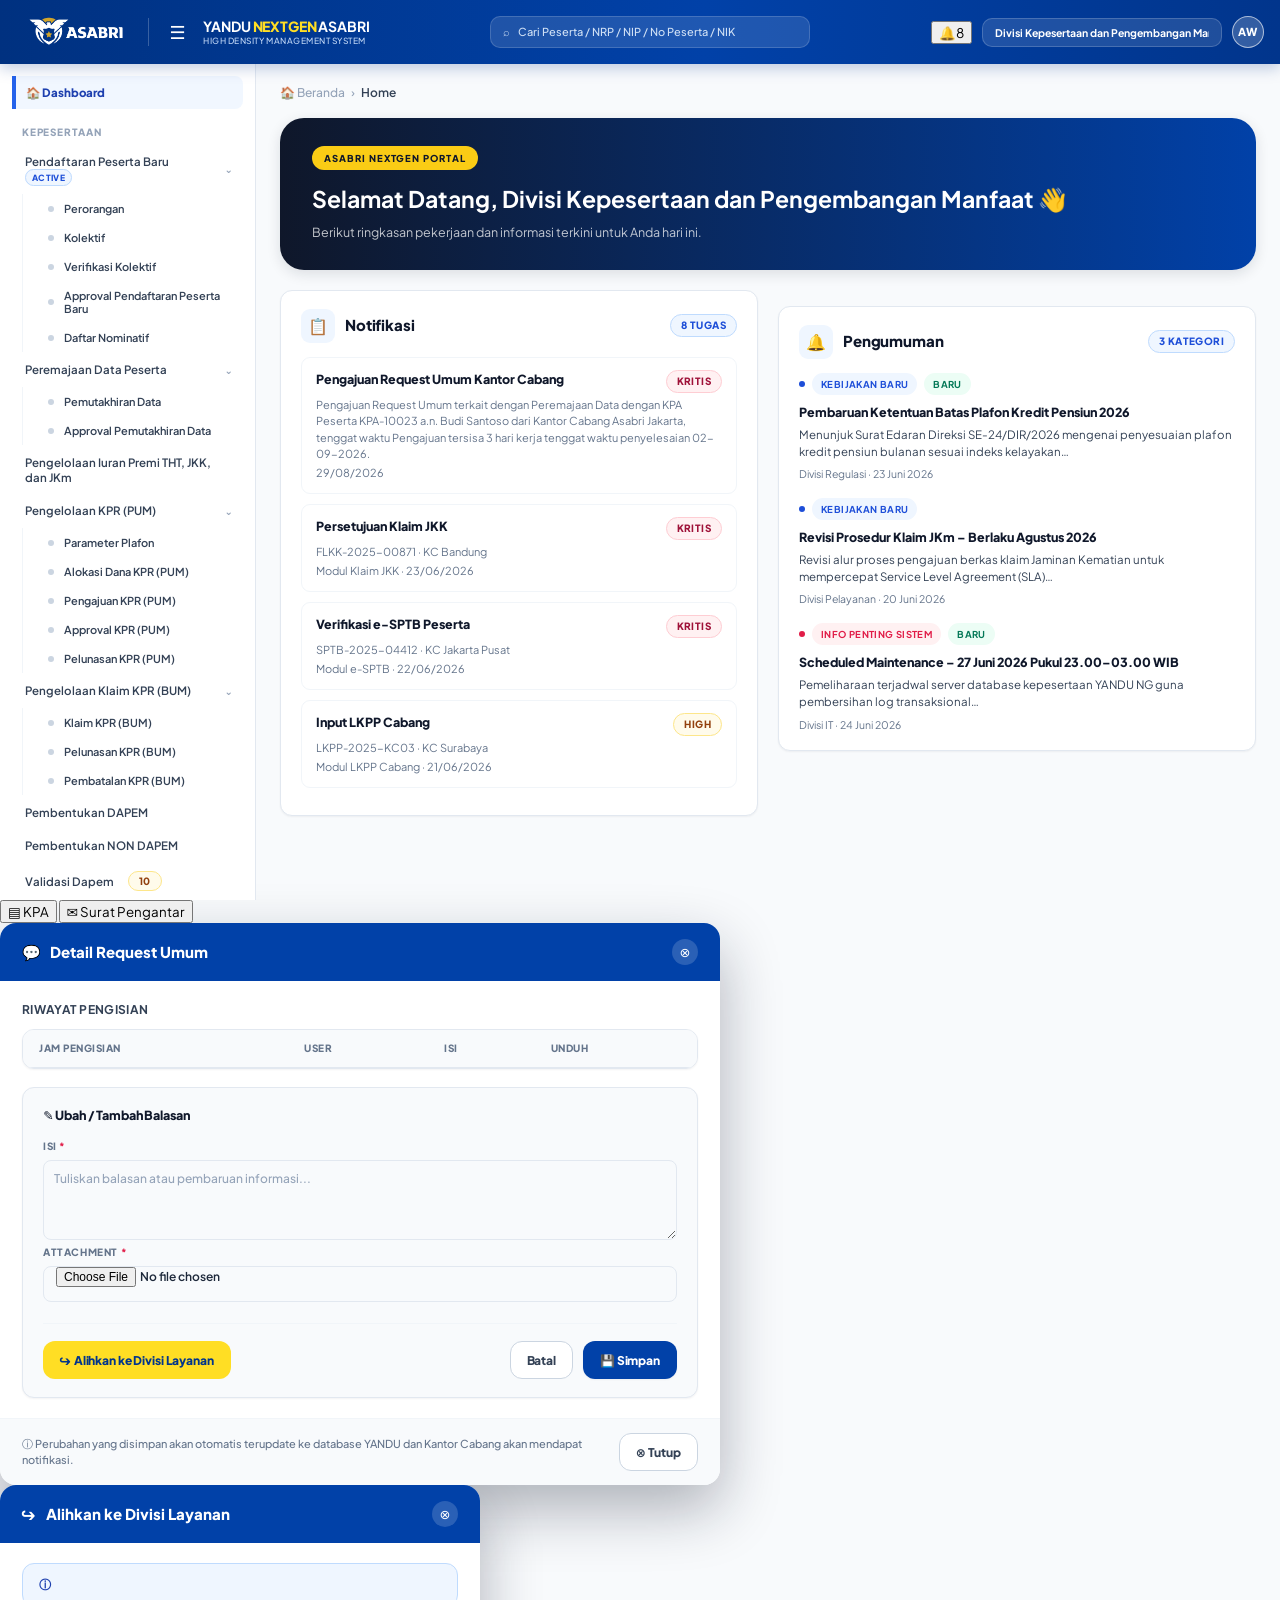
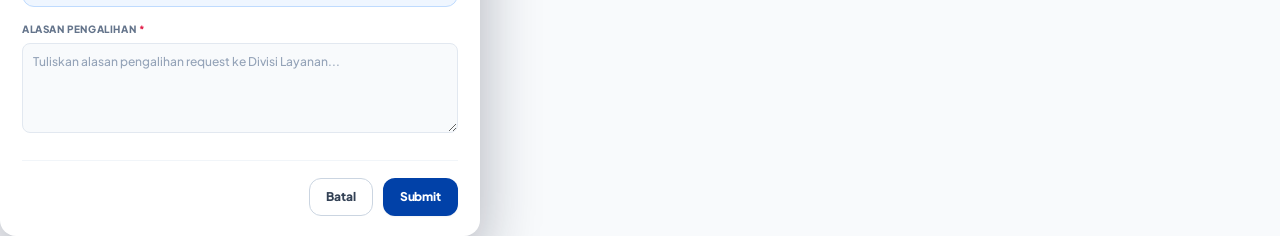
<file: index.html>
<!DOCTYPE html>
<html lang="id">
<head>
<meta charset="UTF-8">
<meta name="viewport" content="width=device-width, initial-scale=1.0">
<title>YANDU NextGen — Modul Kepesertaan (Prototype)</title>
<!-- Tampilan/warna diatur di style.css -->
<link rel="stylesheet" href="style.css">
</head>
<body>

<div class="app">

  <!-- ============ SIDEBAR ============ -->
  <nav class="sidebar" id="sidebar" aria-label="Navigasi utama">
    <button class="nav-item" data-go="home">🏠 Dashboard</button>

    <div class="nav-group hot">KEPESERTAAN</div>

    <button class="nav-item nav-parent" id="nav-pendaftaran" aria-expanded="true">
      <span>Pendaftaran Peserta Baru <span class="tag">Active</span></span><span class="chevron">⌄</span>
    </button>
    <div class="nav-children" id="nav-pendaftaran-children">
      <button class="nav-item nav-child" data-go="pendaftaran-perorangan">Perorangan</button>
      <button class="nav-item nav-child" data-go="pendaftaran-kolektif">Kolektif</button>
      <button class="nav-item nav-child" data-go="pendaftaran-verifikasi">Verifikasi Kolektif</button>
      <button class="nav-item nav-child" data-go="pendaftaran-approval">Approval Pendaftaran Peserta Baru</button>
      <button class="nav-item nav-child" data-go="pendaftaran-nominatif">Daftar Nominatif</button>
    </div>

    <button class="nav-item nav-parent" id="nav-peremajaan-data" aria-expanded="true">
      <span>Peremajaan Data Peserta</span><span class="chevron">⌄</span>
    </button>
    <div class="nav-children" id="nav-peremajaan-data-children">
      <button class="nav-item nav-child" data-go="peremajaan-pemutakhiran">Pemutakhiran Data</button>
      <button class="nav-item nav-child" data-go="peremajaan-approval">Approval Pemutakhiran Data</button>
    </div>

    <button class="nav-item" data-go="iuran-premi">Pengelolaan Iuran Premi THT, JKK, dan JKm</button>

    <button class="nav-item nav-parent" id="nav-kpr-pum" aria-expanded="true">
      <span>Pengelolaan KPR (PUM)</span><span class="chevron">⌄</span>
    </button>
    <div class="nav-children" id="nav-kpr-pum-children">
      <button class="nav-item nav-child" data-go="parameter-plafon">Parameter Plafon</button>
      <button class="nav-item nav-child" data-go="alokasi">Alokasi Dana KPR (PUM)</button>
      <button class="nav-item nav-child" data-go="pum">Pengajuan KPR (PUM)</button>
      <button class="nav-item nav-child" data-go="approval-pum">Approval KPR (PUM)</button>
      <button class="nav-item nav-child" data-go="pelunasan">Pelunasan KPR (PUM)</button>
    </div>

    <button class="nav-item nav-parent" id="nav-klaim-bum" aria-expanded="true">
      <span>Pengelolaan Klaim KPR (BUM)</span><span class="chevron">⌄</span>
    </button>
    <div class="nav-children" id="nav-klaim-bum-children">
      <button class="nav-item nav-child" data-go="bum">Klaim KPR (BUM)</button>
      <button class="nav-item nav-child" data-go="bum-pelunasan">Pelunasan KPR (BUM)</button>
      <button class="nav-item nav-child" data-go="bum-pembatalan">Pembatalan KPR (BUM)</button>
    </div>

    <button class="nav-item" data-go="dapem">Pembentukan DAPEM</button>
    <button class="nav-item" data-go="non-dapem">Pembentukan NON DAPEM</button>
    <button class="nav-item" data-go="dapem-validasi">Validasi Dapem <span class="pill pill-warn" style="margin-left:6px">10</span></button>
    <button class="nav-item" data-go="dapem-keuangan">Rekap III Dapem</button>
    <button class="nav-item" data-go="non-dapem-keuangan">Rekap III Non Dapem</button>

    <button class="nav-item" data-go="sptb">Pengelolaan Surat Pernyataan Tanda Bukti Diri (SPTB)</button>
    <button class="nav-item" data-go="e-dosir">Manajemen Dokumen Peserta (E-Dosir)</button>
    <button class="nav-item" data-go="request-umum">Pengelolaan Request Umum</button>
    <button class="nav-item" data-go="alih-status">Pengelolaan Alih Status Peserta</button>
    <button class="nav-item nav-parent" id="nav-referensi" aria-expanded="true">
      <span>Pengelolaan Referensi Data Kepesertaan</span><span class="chevron">⌄</span>
    </button>
    <div class="nav-children" id="nav-referensi-children">
      <button class="nav-item nav-child" data-go="unor">Unit Organisasi (UNOR) <span class="tag">New</span></button>
      <button class="nav-item nav-child" data-go="ref-kolektif">Kolektif <span class="tag">New</span></button>
      <button class="nav-item nav-child" data-go="status-peserta">Status Peserta <span class="tag">New</span></button>
      <button class="nav-item nav-child" data-go="batas-usia-pensiun">Batas Usia Pensiun <span class="tag">New</span></button>
    </div>
    <button class="nav-item" data-go="spp">SPP Data Peserta</button>
    <button class="nav-item" data-go="data-peserta">Pengelolaan Data Peserta</button>

  </nav>

  <!-- ============ MAIN ============ -->
  <div class="main">
    <header class="topbar">
      <div class="brand">
        <img class="brand-logo" src="logo-asabri-white.png" alt="Logo ASABRI">
        <span class="brand-sep"></span>
        <button class="burger" id="burger" aria-label="Sembunyikan / tampilkan sidebar">☰</button>
        <div class="brand-txt">YANDU <b>NEXTGEN</b> ASABRI<small>HIGH DENSITY MANAGEMENT SYSTEM</small></div>
      </div>
      <div class="topsearch"><span>⌕</span><span>Cari Peserta / NRP / NIP / No Peserta / NIK</span></div>
      <div class="topright">
        <div class="notif-wrap">
          <button class="topbell" id="top-bell" aria-label="Notifikasi" aria-haspopup="true" aria-expanded="false">
            🔔<span class="topbell-badge" id="top-bell-count">0</span>
          </button>
          <div class="notif-pop" id="top-notif" hidden>
            <div class="notif-pop-head">
              <span>Notifikasi</span>
              <span class="pill pill-info" id="top-notif-count"></span>
            </div>
            <div class="notif-pop-list" id="top-notif-list"></div>
            <button class="notif-pop-foot" id="top-notif-all">Lihat semua di Beranda</button>
          </div>
        </div>
        <select class="role-chip" id="top-role" aria-label="Pilih role">
          <option>Divisi Kepesertaan dan Pengembangan Manfaat</option>
          <option>Divisi Layanan</option>
          <option>Kantor Cabang</option>
          <option>PIC UNOR/Kesatuan</option>
        </select>
        <div class="avatar" id="top-avatar"></div>
      </div>
    </header>

    <main class="content">

      <!-- ---------- HOME (PORTAL DASHBOARD) ---------- -->
      <section class="screen" id="s-home">
        <div class="crumb"><span>🏠 Beranda</span><span>›</span><b>Home</b></div>

        <div style="background:linear-gradient(90deg,#0f172a,var(--navy));border-radius:24px;padding:28px 32px;color:#fff;margin-bottom:20px;box-shadow:0 4px 14px rgba(15,23,42,.12)">
          <span style="display:inline-block;background:#facc15;color:#0f172a;font-size:9.5px;font-weight:800;letter-spacing:.1em;text-transform:uppercase;padding:5px 12px;border-radius:999px;margin-bottom:12px">ASABRI NEXTGEN PORTAL</span>
          <h1 style="font-size:23px;font-weight:700;margin:0 0 6px" id="home-greeting" style="font-size:26px;font-weight:800;letter-spacing:-.02em;margin:8px 0 6px">Selamat Datang 👋</h1>
          <div style="font-size:12.5px;color:rgba(255,255,255,.75)">Berikut ringkasan pekerjaan dan informasi terkini untuk Anda hari ini.</div>
        </div>

        <div class="grid2" style="align-items:start">
          <div class="card">
            <div style="display:flex;justify-content:space-between;align-items:center;margin-bottom:14px">
              <div style="display:flex;align-items:center;gap:10px">
                <div style="width:34px;height:34px;border-radius:9px;background:var(--blue-soft);display:flex;align-items:center;justify-content:center;font-size:16px">📋</div>
                <span class="card-title" style="margin:0">Notifikasi</span>
              </div>
              <span class="pill pill-info" id="home-notif-count"></span>
            </div>
            <div style="max-height:440px;overflow-y:auto;display:flex;flex-direction:column;gap:10px" id="home-notif-list"></div>
          </div>

          <div class="card">
            <div style="display:flex;justify-content:space-between;align-items:center;margin-bottom:14px">
              <div style="display:flex;align-items:center;gap:10px">
                <div style="width:34px;height:34px;border-radius:9px;background:var(--blue-soft);display:flex;align-items:center;justify-content:center;font-size:16px">🔔</div>
                <span class="card-title" style="margin:0">Pengumuman</span>
              </div>
              <span class="pill pill-info" id="home-peng-count"></span>
            </div>
            <div style="max-height:440px;overflow-y:auto;display:flex;flex-direction:column;gap:16px" id="home-peng-list"></div>
          </div>
        </div>
      </section>

      <!-- ---------- DASHBOARD ---------- -->
      <section class="screen" id="s-dashboard">
        <div class="crumb"><span>Beranda</span><span>›</span><b>Dashboard</b></div>
        <div class="page-head">
          <div>
            <h1 class="page-title">Dashboard Kepesertaan</h1>
            <div class="page-sub">Ringkasan aktivitas Divisi Kepesertaan dan Pengembangan Manfaat — periode berjalan</div>
          </div>
        </div>

        <div class="metrics m3" id="dash-metrics"></div>

        <div class="card">
          <h2 class="section-title">Pintasan modul</h2>
          <div class="toolbar" style="margin-bottom:0">
            <button class="btn btn-primary" data-go="pendaftaran-kolektif">Registrasi kolektif</button>
            <button class="btn btn-ghost" data-go="alokasi">Alokasi dana PUM</button>
            <button class="btn btn-ghost" data-go="pelunasan">Approval pelunasan</button>
            <button class="btn btn-ghost" data-go="distribusi">Monitoring distribusi BDN</button>
            <button class="btn btn-ghost" data-go="bum">Rekonsiliasi BUM KPR</button>
          </div>
        </div>
      </section>

      <!-- ---------- PENDAFTARAN PESERTA BARU » PERORANGAN ---------- -->
      <section class="screen" id="s-pendaftaran-perorangan">
        <div class="crumb"><span>Beranda</span><span>›</span><span>Kepesertaan</span><span>›</span><span>Pendaftaran Peserta Baru</span><span>›</span><b>Perorangan</b></div>
        <div class="page-head" id="pp-page-head">
          <div>
            <h1 class="page-title">Pendaftaran Peserta Baru — Perorangan</h1>
            <div class="page-sub">Pengajuan registrasi kepesertaan untuk satu peserta melalui input form.</div>
          </div>
        </div>

        <!-- ===== Riwayat Perorangan (tampilan awal) ===== -->
        <div id="pp-riwayat-view">
          <div class="card">
            <div class="grid3">
              <div class="field" style="margin-bottom:0">
                <label class="fl caps">Nomor Batch</label>
                <input class="inp" id="pp-riwayat-f-batch" placeholder="B-PERO/...">
              </div>
              <div class="field" style="margin-bottom:0">
                <label class="fl caps">Nomor Agenda</label>
                <input class="inp" id="pp-riwayat-f-agenda" placeholder="Nomor agenda…">
              </div>
              <div class="field" style="margin-bottom:0">
                <label class="fl caps">Kesatuan Pengaju</label>
                <input class="inp" id="pp-riwayat-f-kesatuan" placeholder="Nama kesatuan pengaju">
              </div>
              <div class="field" style="margin-bottom:0">
                <label class="fl caps">Status Pengajuan</label>
                <select class="inp" id="pp-riwayat-f-status">
                  <option value="all">Semua Status</option>
                  <option>Tertunda</option>
                  <option>Diterima</option>
                  <option>Ditolak</option>
                </select>
              </div>
              <div class="field" style="margin-bottom:0">
                <label class="fl caps">Tanggal Pengajuan</label>
                <input class="inp" type="date" id="pp-riwayat-f-tanggal">
              </div>
            </div>
            <div class="form-actions" style="border-top:0;padding-top:0">
              <button class="btn btn-primary" id="pp-riwayat-cari">⌕ Cari</button>
            </div>
          </div>

          <div class="card">
            <div class="toolbar" style="justify-content:flex-end">
              <button class="btn btn-ghost btn-sm" id="btn-export-pp-riwayat">▤ Export Excel</button>
              <button class="btn btn-primary" id="btn-pp-baru">+ Pendaftaran Peserta Baru</button>
            </div>
            <div class="tbl-wrap">
              <table>
                <thead><tr>
                  <th>No</th><th>Tanggal Pengajuan</th><th>Nomor Batch</th><th>Nomor Agenda</th>
                  <th>Kesatuan Pengaju</th><th>Jumlah Berkas</th><th>Status Pengajuan</th><th>Aksi</th>
                </tr></thead>
                <tbody id="pp-riwayat-body"></tbody>
              </table>
            </div>
            <div style="display:flex;justify-content:space-between;align-items:center;margin-top:10px;flex-wrap:wrap;gap:10px">
              <div class="tbl-note" id="pp-riwayat-count" style="margin:0"></div>
              <div style="display:flex;align-items:center;gap:14px">
                <div style="display:flex;align-items:center;gap:6px;font-size:11px;color:var(--muted)">
                  Baris
                  <select class="inp" id="pp-riwayat-page-size" style="width:64px;height:30px;padding:0 6px;font-size:11px">
                    <option>10</option><option selected>20</option><option>50</option>
                  </select>
                </div>
                <div id="pp-riwayat-pagination" style="display:flex;gap:4px"></div>
              </div>
            </div>
          </div>
        </div>

        <!-- ===== Detail Riwayat Perorangan (summary lengkap, baca saja) ===== -->
        <div id="pp-riwayat-detail-view" style="display:none">
          <div class="head-row">
            <button class="link-back" id="pp-riwayat-detail-kembali">← Kembali</button>
            <div class="head-divider"></div>
            <div>
              <h1 class="page-title" style="font-size:18px;margin:0">Detail Pendaftaran Peserta Baru</h1>
              <div class="hint" id="pp-riwayat-detail-sub" style="margin:2px 0 0"></div>
            </div>
          </div>

          <div class="card" id="pp-riwayat-detail-progress"></div>

          <div class="review-card">
            <div class="review-card-head">Data Pengajuan</div>
            <div class="review-card-body" id="pp-riwayat-detail-pengajuan"></div>
          </div>

          <div id="pp-riwayat-detail-peserta-wrap"></div>

          <div class="review-card" style="margin-top:16px">
            <div class="review-card-head">Berkas Persyaratan</div>
            <div class="review-card-body" id="pp-riwayat-detail-berkas"></div>
          </div>
        </div>

        <!-- ===== Wizard Pendaftaran Baru (Data Pengajuan / Data Peserta / Berkas / Review) ===== -->
        <div id="pp-wizard-view" style="display:none">
        <div class="stepper stepper-pill">
          <button class="step active" data-pp-step="1">1. Data Pengajuan</button>
          <button class="step" data-pp-step="2" disabled>2. Data Peserta</button>
          <button class="step" data-pp-step="3" disabled>3. Berkas Persyaratan</button>
          <button class="step" data-pp-step="4" disabled>4. Pratinjau dan Simpan</button>
        </div>

        <!-- ===== step 1: Data Pengajuan ===== -->
        <div id="pp-step-1">
          <div class="card">
            <div class="grid2">
              <div class="field">
                <label class="fl caps">Nomor Agenda</label>
                <input class="inp" id="pp-nomor-agenda" placeholder="Diterbitkan otomatis oleh sistem" disabled>
                <div class="hint">Format perorangan: <b>NO&nbsp;URUT/USERNAME</b> — kolektif diawali Nomor Surat Pengantar.</div>
              </div>
              <div class="field">
                <label class="fl caps">Nomor Surat Pengantar</label>
                <input class="inp" id="pp-nomor-surat" placeholder="B/xxx/…/2026">
              </div>
              <div class="field">
                <label class="fl caps">Kesatuan Pengaju</label>
                <select class="inp" id="pp-instansi"></select>
              </div>
              <div class="field">
                <label class="fl caps">Tanggal Surat Pengantar</label>
                <input class="inp" type="date" id="pp-tgl-surat">
              </div>
            </div>
          </div>

          <div class="form-actions split">
            <button class="btn btn-ghost" id="pp-1-batal">Batal</button>
            <button class="btn btn-primary" id="pp-1-lanjut">→ Selanjutnya</button>
          </div>
        </div>

        <!-- ===== step 2: Data Peserta ===== -->
        <div id="pp-step-2" style="display:none">
          <div class="card pp-scope" id="pp2-single">
            <div class="t-strong" id="pp2-single-title" style="font-size:12px;color:var(--body);margin-bottom:12px">Data Peserta #1</div>
            <div class="form-2col">
              <!-- ===== kolom kiri ===== -->
              <div>
                <div class="field">
                  <label class="fl caps">Nama Lengkap sesuai KTP <span class="req">*</span></label>
                  <input class="inp" id="pp2-nama" placeholder="ADI WIJAYA">
                </div>
                <div class="field">
                  <label class="fl caps">NRP / NIP <span class="req">*</span></label>
                  <input class="inp pp-nrp-field" id="pp2-nrp" placeholder="199204051234">
                  <div class="err-msg pp-nrp-err" id="pp2-nrp-err" style="display:none"></div>
                </div>
                <div class="field">
                  <label class="fl caps">NIK <span class="req">*</span></label>
                  <input class="inp" id="pp2-nik" placeholder="16 digit angka">
                </div>
                <div class="field">
                  <label class="fl caps">NPWP</label>
                  <input class="inp" id="pp2-npwp" placeholder="00.000.000.0-000.000">
                </div>
                <div class="grid2">
                  <div class="field">
                    <label class="fl caps">Jenis Kelamin <span class="req">*</span></label>
                    <select class="inp" id="pp2-jk">
                      <option value="">— Pilih —</option>
                      <option>Laki-laki</option>
                      <option>Perempuan</option>
                    </select>
                  </div>
                  <div class="field">
                    <label class="fl caps">Tanggal Lahir <span class="req">*</span></label>
                    <input class="inp" type="date" id="pp2-tgl-lahir">
                  </div>
                </div>
                <div class="field">
                  <label class="fl caps">Tempat Lahir</label>
                  <input class="inp" id="pp2-tmp-lahir" placeholder="Kota kelahiran">
                </div>
                <div class="field">
                  <label class="fl caps">Status Personil <span class="req">*</span></label>
                  <select class="inp" id="pp2-status">
                    <option value="">— Pilih —</option>
                    <option>Prajurit</option>
                    <option>PNS</option>
                    <option>Purnawirawan</option>
                    <option>Pensiunan</option>
                  </select>
                </div>
                <div class="field">
                  <label class="fl caps">Angkatan <span class="req">*</span></label>
                  <select class="inp" id="pp2-angkatan">
                    <option value="">— Pilih —</option>
                    <option>TNI AD</option>
                    <option>TNI AL</option>
                    <option>TNI AU</option>
                    <option>Polri</option>
                    <option>PNS Kemhan</option>
                  </select>
                </div>
                <div class="field">
                  <label class="fl caps">Unit Organisasi (UNOR) <span class="req">*</span></label>
                  <select class="inp" id="pp2-unor">
                    <option value="">— Pilih —</option>
                    <option>Mabes TNI</option>
                    <option>Mabes TNI AD</option>
                    <option>Mabes TNI AL</option>
                    <option>Mabes TNI AU</option>
                    <option>Mabes Polri</option>
                    <option>Kementerian Pertahanan</option>
                  </select>
                </div>
                <div class="field">
                  <label class="fl caps">Unit Kerja (UKER) <span class="req">*</span></label>
                  <select class="inp" id="pp2-uker">
                    <option value="">— Pilih —</option>
                  </select>
                </div>
                <div class="field">
                  <label class="fl caps">Pangkat Awal <span class="req">*</span></label>
                  <select class="inp" id="pp2-pangkat"></select>
                </div>
                <div class="field">
                  <label class="fl caps">TMT Pengangkatan <span class="req">*</span></label>
                  <input class="inp" type="date" id="pp2-tmt">
                </div>
                <div class="field">
                  <label class="fl caps">Nomor SKEP Pengangkatan <span class="req">*</span></label>
                  <input class="inp" id="pp2-nomor-skep" placeholder="SKEP/xxx/…/2026">
                </div>
                <div class="field">
                  <label class="fl caps">Tanggal SKEP Pengangkatan <span class="req">*</span></label>
                  <input class="inp" type="date" id="pp2-tgl-skep">
                </div>
              </div>

              <!-- ===== kolom kanan ===== -->
              <div>
                <div class="field">
                  <label class="fl caps">Alamat</label>
                  <textarea class="inp" id="pp2-alamat" style="height:80px;padding:8px 10px" placeholder="Nama jalan, nomor rumah"></textarea>
                </div>
                <div class="grid2">
                  <div class="field">
                    <label class="fl caps">RT</label>
                    <input class="inp" id="pp2-rt" placeholder="02">
                  </div>
                  <div class="field">
                    <label class="fl caps">RW</label>
                    <input class="inp" id="pp2-rw" placeholder="05">
                  </div>
                </div>
                <div class="field" style="position:relative">
                  <label class="fl caps">Desa/Kelurahan</label>
                  <input class="inp pp-kelurahan-field" id="pp2-kelurahan" placeholder="Cari nama kelurahan..." autocomplete="off">
                  <div class="autocomplete-list pp-kelurahan-list" id="pp2-kelurahan-list"></div>
                  <div class="hint">Hasil menampilkan kelurahan, kecamatan, kota/kabupaten, dan provinsi — pilih satu, sisanya terisi otomatis.</div>
                </div>
                <div class="grid2">
                  <div class="field">
                    <label class="fl caps">Kode Pos</label>
                    <input class="inp" id="pp2-kodepos" placeholder="10410">
                  </div>
                  <div class="field">
                    <label class="fl caps">Nomor Telepon</label>
                    <input class="inp" id="pp2-telp" placeholder="081234567890">
                  </div>
                </div>
                <div class="field">
                  <label class="fl caps">Email</label>
                  <input class="inp" type="email" id="pp2-email" placeholder="nama@email.com">
                </div>
                <div class="field">
                  <label class="fl caps">Kantor Cabang <span class="req">*</span></label>
                  <select class="inp pp-kancab-select" id="pp2-kancab">
                    <option value="">— Pilih —</option>
                  </select>
                  <div class="hint pp-kancab-saran" id="pp2-kancab-saran" style="display:none"></div>
                </div>
              </div>
            </div>
          </div>

          <!-- ===== Data Peserta Baru — tambahan peserta lain di luar peserta #1 ===== -->
          <div class="card" id="pp2-kolektif">
            <div style="display:flex;justify-content:space-between;align-items:flex-start;gap:12px;flex-wrap:wrap">
              <div>
                <h2 class="card-title" style="margin-bottom:4px">Data Peserta Baru</h2>
                <div class="hint" style="margin:0">Tambahkan data peserta lain di luar peserta #1 di atas jika pendaftaran ini untuk lebih dari satu peserta.</div>
              </div>
              <button class="btn btn-ghost btn-sm" id="pp2k-tambah">+ Tambah Data Peserta Baru</button>
            </div>
            <hr class="hr-card">
            <div id="pp2k-list"></div>
            <div class="empty" id="pp2k-empty" style="padding:20px 0">
              <p>Belum ada data peserta tambahan. Klik "+ Tambah Data Peserta Baru" jika ada peserta lain.</p>
            </div>
          </div>

          <div class="form-actions split">
            <button class="btn btn-ghost" id="pp-2-kembali">← Kembali</button>
            <button class="btn btn-primary" id="pp-2-lanjut">Selanjutnya →</button>
          </div>
        </div>

        <!-- ===== step 3: Berkas Persyaratan ===== -->
        <div id="pp-step-3" style="display:none">
          <div class="alert alert-info"><span>ⓘ</span><span>Format yang diterima: PDF, JPG, atau PNG dengan ukuran maksimal 5 MB per berkas. Berkas diunggah bersamaan saat pengajuan disimpan.</span></div>

          <div class="card">
            <div id="pp3-fixed-list"></div>
            <div id="pp3-dynamic-list"></div>
            <div style="padding-top:14px">
              <button class="btn btn-ghost btn-sm" id="pp3-tambah">+ Tambah Berkas</button>
            </div>
          </div>

          <div class="form-actions split">
            <button class="btn btn-ghost" id="pp-3-reset">↺ Reset</button>
            <div style="display:flex;gap:10px">
              <button class="btn btn-ghost" id="pp-3-kembali">← Kembali</button>
              <button class="btn btn-primary" id="pp-3-lanjut">→ Selanjutnya</button>
            </div>
          </div>
        </div>

        <!-- ===== step 4: Pratinjau dan Simpan ===== -->
        <div id="pp-step-4" style="display:none">
          <div class="review-card">
            <div class="review-card-head">Data Pengajuan</div>
            <div class="review-card-body" id="pp4-review-pengajuan"></div>
          </div>

          <div id="pp4-review-peserta"></div>

          <div class="review-card" style="margin-top:16px">
            <div class="review-card-head">Berkas Persyaratan</div>
            <div class="review-card-body" id="pp4-review-berkas"></div>
          </div>

          <div class="form-actions split">
            <button class="btn btn-ghost" id="pp-4-kembali">← Kembali</button>
            <button class="btn btn-success" id="pp-4-simpan">✓ Submit Pengajuan</button>
          </div>
        </div>
        </div>
      </section>

      <!-- ---------- PENDAFTARAN PESERTA BARU » KOLEKTIF ---------- -->
      <section class="screen" id="s-pendaftaran-kolektif">
        <div class="crumb"><span>Beranda</span><span>›</span><span>Kepesertaan</span><span>›</span><span>Pendaftaran Peserta Baru</span><span>›</span><b>Kolektif</b></div>
        <div class="page-head">
          <div>
            <h1 class="page-title">Pendaftaran Peserta Baru — Kolektif</h1>
            <div class="page-sub">Pendaftaran peserta baru secara batch/kolektif melalui unggah template Excel.</div>
          </div>
        </div>

        <!-- ===== Riwayat Upload (tampilan awal) ===== -->
        <div id="upload-riwayat-view">
          <div class="card">
            <div class="grid3">
              <div class="field" style="margin-bottom:0">
                <label class="fl caps">Nomor Batch</label>
                <input class="inp" id="upload-riwayat-f-batch" placeholder="B-UPLOAD/...">
              </div>
              <div class="field" style="margin-bottom:0">
                <label class="fl caps">Nomor Agenda</label>
                <input class="inp" id="upload-riwayat-f-agenda" placeholder="Nomor agenda…">
              </div>
              <div class="field" style="margin-bottom:0">
                <label class="fl caps">Kesatuan Pengaju</label>
                <input class="inp" id="upload-riwayat-f-kesatuan" placeholder="Nama kesatuan pengaju">
              </div>
              <div class="field" style="margin-bottom:0">
                <label class="fl caps">Status Pengajuan</label>
                <select class="inp" id="upload-riwayat-f-status">
                  <option value="all">Semua Status</option>
                  <option>Belum Terverifikasi</option>
                  <option>Ditolak Verifikasi</option>
                  <option>Tertunda</option>
                  <option>Diterima</option>
                  <option>Ditolak</option>
                </select>
              </div>
              <div class="field" style="margin-bottom:0">
                <label class="fl caps">Tanggal Pengajuan</label>
                <input class="inp" type="date" id="upload-riwayat-f-tanggal">
              </div>
            </div>
            <div class="form-actions" style="border-top:0;padding-top:0">
              <button class="btn btn-primary" id="upload-riwayat-cari">⌕ Cari</button>
            </div>
          </div>

          <div class="card">
            <div class="toolbar" style="justify-content:flex-end">
              <button class="btn btn-ghost btn-sm" id="btn-export-upload-riwayat">▤ Export Excel</button>
              <button class="btn btn-primary" id="btn-upload-baru">+ Upload Pendaftaran Peserta Baru</button>
            </div>
            <div class="tbl-wrap">
              <table>
                <thead><tr>
                  <th>No</th><th>Tanggal Pengajuan</th><th>Nomor Batch</th><th>Nomor Agenda</th>
                  <th>Kesatuan Pengaju</th><th>Jumlah Berkas</th><th>Status Pengajuan</th><th>Aksi</th>
                </tr></thead>
                <tbody id="upload-riwayat-body"></tbody>
              </table>
            </div>
            <div style="display:flex;justify-content:space-between;align-items:center;margin-top:10px;flex-wrap:wrap;gap:10px">
              <div class="tbl-note" id="upload-riwayat-count" style="margin:0"></div>
              <div style="display:flex;align-items:center;gap:14px">
                <div style="display:flex;align-items:center;gap:6px;font-size:11px;color:var(--muted)">
                  Baris
                  <select class="inp" id="upload-riwayat-page-size" style="width:64px;height:30px;padding:0 6px;font-size:11px">
                    <option>10</option><option selected>20</option><option>50</option>
                  </select>
                </div>
                <div id="upload-riwayat-pagination" style="display:flex;gap:4px"></div>
              </div>
            </div>
          </div>
        </div>

        <!-- ===== Detail Riwayat Upload (daftar berkas satu batch) ===== -->
        <div id="upload-riwayat-detail-view" style="display:none">
          <div class="head-row">
            <button class="link-back" id="upload-riwayat-detail-kembali">← Kembali</button>
            <div class="head-divider"></div>
            <div>
              <h1 class="page-title" style="font-size:18px;margin:0">Detail Berkas Batch</h1>
              <div class="hint" id="upload-riwayat-detail-sub" style="margin:2px 0 0"></div>
            </div>
          </div>
          <div class="card" id="upload-riwayat-detail-progress"></div>
          <div class="card">
            <div class="tbl-wrap">
              <table class="wide-table" id="tbl-upload-riwayat-detail">
                <thead><tr id="upload-riwayat-detail-head"></tr></thead>
                <tbody id="upload-riwayat-detail-body"></tbody>
              </table>
            </div>
          </div>
        </div>

        <!-- ===== Wizard Unggah File Excel (Input & Upload / List Kotor / Pratinjau dan Simpan) ===== -->
        <div id="upload-wizard-view" style="display:none">
        <div class="stepper">
          <button class="step active" data-step="1">1. Input &amp; Upload</button>
          <button class="step" data-step="2">2. List Kotor</button>
          <button class="step" data-step="3">3. Pratinjau dan Simpan</button>
        </div>

        <!-- step 1 -->
        <div class="card" id="step-1">
          <h2 class="section-title">1. Input &amp; Upload</h2>
          <div class="alert alert-info"><span>ⓘ</span><span>Unduh template lebih dulu agar susunan kolom sesuai. Sistem memvalidasi tiap baris dan memisahkan data bermasalah ke List Kotor.</span></div>
          <div class="grid2">
            <div class="field">
              <label class="fl caps">Nomor Agenda</label>
              <input class="inp" id="k-nomor-agenda" placeholder="Diterbitkan otomatis oleh sistem" disabled>
              <div class="hint">Format: <b>NOMOR&nbsp;SURAT&nbsp;PENGANTAR/NO&nbsp;URUT/USERNAME</b>.</div>
            </div>
            <div class="field">
              <label class="fl caps">Nomor Surat Pengantar</label>
              <input class="inp" id="k-surat" placeholder="B/xxx/…/2026">
            </div>
            <div class="field">
              <label class="fl caps">Kesatuan Pengaju</label>
              <select class="inp" id="k-kesatuan"></select>
            </div>
            <div class="field">
              <label class="fl caps">Tanggal Surat Pengantar</label>
              <input class="inp" type="date" id="k-tgl-surat">
            </div>
          </div>

          <div style="margin-top:18px;border:1.5px dashed var(--line);border-radius:9px;padding:26px;text-align:center;background:var(--field)">
            <div style="font-size:26px;color:var(--slate);margin-bottom:8px">⬆</div>
            <div style="font-weight:600;margin-bottom:4px" id="up-title">Unggah file batch peserta</div>
            <div class="hint" style="margin:0 0 13px" id="up-sub">Format .xls / .csv sesuai template — maksimal 5.000 baris per batch</div>
            <a class="btn btn-ghost btn-sm" id="btn-template"
               href="Template%20Pendaftaran%20Peserta%20Kolektif.xlsx"
               download="Template Pendaftaran Peserta Kolektif.xlsx">⤓ Unduh template</a>
            <input type="file" accept=".xls,.xlsx,.csv" style="display:none" id="k-file-batch">
            <button class="btn btn-primary btn-sm" id="btn-upload">Unggah File</button>
          </div>

          <div class="form-actions split">
            <button class="btn btn-ghost" id="k-batal">Batal</button>
            <button class="btn btn-primary" id="to-step2" disabled>Lanjutkan</button>
          </div>
        </div>

        <!-- step 2 -->
        <div id="step-2" style="display:none">

          <!-- ===== 2a. Rekap List Kotor ===== -->
          <div class="card" id="dirty-rekap-view">
            <h2 class="section-title">2. List Kotor</h2>
            <div class="alert alert-bad" id="dirty-alert"><span>⚠</span><span id="dirty-msg"></span></div>

            <div class="toolbar" style="justify-content:flex-end">
              <button class="btn btn-ghost btn-sm" id="btn-export-rekap">▤ Export</button>
            </div>

            <div class="tbl-wrap">
              <table>
                <thead><tr><th>No</th><th>Kesalahan</th><th>Jumlah</th><th>Aksi</th></tr></thead>
                <tbody id="dirty-rekap-body"></tbody>
              </table>
            </div>

            <div class="form-actions split">
              <button class="btn btn-ghost" data-step-go="1">← Kembali</button>
              <button class="btn btn-primary" id="to-step3">Lanjutkan</button>
            </div>
          </div>

          <!-- ===== 2b. Daftar Peserta per Kesalahan ===== -->
          <div class="card" id="dirty-list-view" style="display:none">
            <h2 class="section-title" style="margin:0">Daftar Peserta Bermasalah</h2>
            <div class="hint" id="dirty-list-sub" style="margin:2px 0 16px"></div>

            <div class="toolbar" style="justify-content:flex-end">
              <button class="btn btn-ghost btn-sm" id="btn-export-dirty">▤ Export Excel</button>
            </div>

            <div class="tbl-wrap">
              <table class="wide-table" id="tbl-dirty">
                <thead><tr id="dirty-head"></tr></thead>
                <tbody id="dirty-body"></tbody>
              </table>
            </div>
            <div class="tbl-note" id="dirty-count"></div>

            <div class="form-actions split">
              <button class="btn btn-ghost" id="dirty-list-kembali">← Kembali</button>
            </div>
          </div>

          <!-- ===== 2c. Halaman Revisi Data Peserta ===== -->
          <div class="card" id="dirty-revisi-view" style="display:none">
            <div class="head-row">
              <button class="link-back" id="dirty-revisi-kembali">← Kembali</button>
              <div class="head-divider"></div>
              <div>
                <h2 class="section-title" style="margin:0">Halaman Revisi Data Peserta</h2>
                <div class="hint" id="dirty-revisi-sub" style="margin:2px 0 0"></div>
              </div>
            </div>
            <div id="dirty-revisi-badge"></div>
            <div class="alert alert-info"><span>ⓘ</span><span>Field berwarna merah perlu diperbaiki. Field lain bisa diedit jika diperlukan namun tidak wajib.</span></div>
            <div class="grid3" style="grid-template-columns:1fr 1fr" id="dirty-revisi-fields"></div>
            <div class="form-actions">
              <button class="btn btn-ghost" id="rev-cancel">× Batal</button>
              <button class="btn btn-primary" id="rev-save">▤ Simpan revisi</button>
            </div>
          </div>

        </div>

        <!-- step 3 -->
        <div class="card" id="step-3" style="display:none">
          <h2 class="section-title">3. Pratinjau dan Simpan</h2>
          <div class="alert alert-ok"><span>✓</span><span>Seluruh data lolos validasi dan siap disubmit sebagai satu batch.</span></div>

          <div class="toolbar" style="justify-content:flex-end">
            <button class="btn btn-ghost btn-sm" id="btn-export-clean">▤ Export Excel</button>
          </div>

          <div class="tbl-wrap">
            <table class="wide-table" id="tbl-clean">
              <thead><tr id="clean-head"></tr></thead>
              <tbody id="clean-body"></tbody>
            </table>
          </div>
          <div class="tbl-note" id="clean-count"></div>

          <div class="form-actions split">
            <button class="btn btn-ghost" data-step-go="2">← Kembali</button>
            <button class="btn btn-success" id="btn-submit-batch">✓ Submit</button>
          </div>
        </div>
        </div>
      </section>

      <!-- ---------- PENDAFTARAN PESERTA BARU » VERIFIKASI UPLOAD ---------- -->
      <section class="screen" id="s-pendaftaran-verifikasi">
        <div class="crumb"><span>Beranda</span><span>›</span><span>Kepesertaan</span><span>›</span><span>Pendaftaran Peserta Baru</span><span>›</span><b>Verifikasi Kolektif</b></div>
        <div class="page-head">
          <div>
            <h1 class="page-title">Verifikasi Kolektif</h1>
            <div class="page-sub">Verifikasi batch peserta yang diunggah lewat sub modul Kolektif sebelum masuk antrean Approval.</div>
          </div>
        </div>

        <!-- ===== list (default) ===== -->
        <div id="verif-list-view">
          <div class="card">
            <div class="grid3">
              <div class="field" style="margin-bottom:0">
                <label class="fl caps">Nomor Batch</label>
                <input class="inp" id="verif-f-batch" placeholder="B-UPLOAD/...">
              </div>
              <div class="field" style="margin-bottom:0">
                <label class="fl caps">Nomor Agenda</label>
                <input class="inp" id="verif-f-agenda" placeholder="Nomor agenda…">
              </div>
              <div class="field" style="margin-bottom:0">
                <label class="fl caps">Kesatuan Pengaju</label>
                <input class="inp" id="verif-f-kesatuan" placeholder="Nama kesatuan pengaju">
              </div>
              <div class="field" style="margin-bottom:0">
                <label class="fl caps">Status Pengajuan</label>
                <select class="inp" id="verif-f-status">
                  <option value="all">Semua Status</option>
                  <option>Belum Terverifikasi</option>
                  <option>Lolos Verifikasi</option>
                  <option>Ditolak Verifikasi</option>
                </select>
              </div>
              <div class="field" style="margin-bottom:0">
                <label class="fl caps">Tanggal Pengajuan</label>
                <input class="inp" type="date" id="verif-f-tanggal">
              </div>
            </div>
            <div class="form-actions" style="border-top:0;padding-top:0">
              <button class="btn btn-primary" id="verif-cari">⌕ Cari</button>
            </div>
          </div>

          <div class="card">
            <div class="toolbar" style="justify-content:flex-end">
              <button class="btn btn-ghost btn-sm" id="verif-export">▤ Export</button>
            </div>
            <div class="tbl-wrap">
              <table>
                <thead><tr>
                  <th>No</th><th>Tanggal Pengajuan</th><th>Kesatuan Pengaju</th><th>Nomor Batch</th><th>Nomor Agenda</th>
                  <th>Jumlah Berkas</th><th>Status Pengajuan</th><th>Aksi</th>
                </tr></thead>
                <tbody id="verif-body"></tbody>
              </table>
            </div>
            <div style="display:flex;justify-content:space-between;align-items:center;margin-top:10px;flex-wrap:wrap;gap:10px">
              <div class="tbl-note" id="verif-count" style="margin:0"></div>
              <div style="display:flex;align-items:center;gap:14px">
                <div style="display:flex;align-items:center;gap:6px;font-size:11px;color:var(--muted)">
                  Baris
                  <select class="inp" id="verif-page-size" style="width:64px;height:30px;padding:0 6px;font-size:11px">
                    <option>10</option><option selected>20</option><option>50</option>
                  </select>
                </div>
                <div id="verif-pagination" style="display:flex;gap:4px"></div>
              </div>
            </div>
          </div>
        </div>

        <!-- ===== detail (daftar peserta, read-only + Aksi:Revisi) ===== -->
        <div id="verif-detail-view" style="display:none">
          <div class="head-row">
            <button class="link-back" id="verif-detail-kembali">← Kembali</button>
            <div class="head-divider"></div>
            <div>
              <h1 class="page-title" style="font-size:18px;margin:0">Detail Berkas Kolektif</h1>
              <div class="hint" id="verif-detail-sub" style="margin:2px 0 0"></div>
            </div>
          </div>

          <div class="card" id="verif-detail-progress"></div>

          <div class="card">
            <div class="tbl-wrap">
              <table class="wide-table" id="tbl-verif-detail">
                <thead><tr id="verif-detail-head"></tr></thead>
                <tbody id="verif-detail-body"></tbody>
              </table>
            </div>
            <div style="display:flex;justify-content:space-between;align-items:center;margin-top:10px;flex-wrap:wrap;gap:10px">
              <div class="tbl-note" id="verif-detail-count" style="margin:0"></div>
              <div id="verif-detail-pagination" style="display:flex;gap:4px"></div>
            </div>
            <div class="form-actions" style="justify-content:flex-end" id="verif-detail-actions"></div>
          </div>
        </div>

        <!-- ===== revisi (kolom tertentu dapat diedit) ===== -->
        <div id="verif-revisi-view" style="display:none">
          <div class="head-row">
            <button class="link-back" id="verif-revisi-kembali">← Kembali</button>
            <div class="head-divider"></div>
            <div>
              <h1 class="page-title" style="font-size:18px;margin:0">Revisi Data Verifikasi</h1>
              <div class="hint" id="verif-revisi-sub" style="margin:2px 0 0"></div>
            </div>
          </div>
          <div class="card">
            <div class="alert alert-info"><span>ⓘ</span><span>Kolom STS Personil, UNOR, Angkatan, Kode Pangkat, Kode Kesatuan, dan Kode Kancab dapat diedit langsung di tabel.</span></div>
            <div class="tbl-wrap">
              <table class="wide-table" id="tbl-verif-revisi">
                <thead><tr id="verif-revisi-head"></tr></thead>
                <tbody id="verif-revisi-body"></tbody>
              </table>
            </div>
            <div class="form-actions" style="justify-content:flex-end">
              <button class="btn btn-primary" id="verif-simpan-revisi">💾 Simpan Revisi</button>
            </div>
          </div>
        </div>
      </section>

      <!-- ---------- PENDAFTARAN PESERTA BARU » APPROVAL ---------- -->
      <section class="screen" id="s-pendaftaran-approval">
        <div class="crumb"><span>Beranda</span><span>›</span><span>Kepesertaan</span><span>›</span><span>Pendaftaran Peserta Baru</span><span>›</span><b>Approval Pendaftaran Peserta Baru</b></div>
        <div class="page-head" id="appr-page-head">
          <div>
            <h1 class="page-title">Approval Pendaftaran Peserta Baru</h1>
            <div class="page-sub">Persetujuan pendaftaran peserta baru, perorangan maupun batch/kolektif.</div>
          </div>
        </div>

        <!-- ===== list (default) ===== -->
        <div id="appr-list-view">
          <div class="card">
            <div class="grid3">
              <div class="field" style="margin-bottom:0">
                <label class="fl caps">Nomor Batch</label>
                <input class="inp" id="appr-f-batch" placeholder="B-UPLOAD/...">
              </div>
              <div class="field" style="margin-bottom:0">
                <label class="fl caps">Nomor Agenda</label>
                <input class="inp" id="appr-f-agenda" placeholder="Nomor agenda…">
              </div>
              <div class="field" style="margin-bottom:0">
                <label class="fl caps">Status Pengajuan</label>
                <select class="inp" id="appr-f-status">
                  <option value="Tertunda">Tertunda</option>
                  <option value="Diterima">Diterima</option>
                  <option value="Ditolak">Ditolak</option>
                  <option value="all">Semua Status</option>
                </select>
              </div>
              <div class="field" style="margin-bottom:0">
                <label class="fl caps">Kesatuan Pengaju</label>
                <input class="inp" id="appr-f-kesatuan" placeholder="Nama kesatuan pengaju">
              </div>
              <div class="field" style="margin-bottom:0">
                <label class="fl caps">Tanggal Pengajuan</label>
                <input class="inp" type="date" id="appr-f-tanggal">
              </div>
              <div class="field" style="margin-bottom:0">
                <label class="fl caps">Nomor Surat Pengantar</label>
                <input class="inp" id="appr-f-surat" placeholder="B/xxx/…/2026">
              </div>
              <div class="field" style="margin-bottom:0">
                <label class="fl caps">Tanggal Surat Pengantar</label>
                <input class="inp" type="date" id="appr-f-tgl-surat">
              </div>
            </div>
            <div class="form-actions" style="border-top:0;padding-top:0;justify-content:flex-end">
              <button class="btn btn-primary" id="appr-cari">⌕ Cari</button>
            </div>
          </div>

          <div class="card">
            <div class="toolbar" style="justify-content:flex-end">
              <button class="btn btn-ghost btn-sm" id="appr-export">▤ Export</button>
            </div>
            <div class="tbl-wrap">
              <table>
                <thead><tr>
                  <th>No</th><th>Tanggal Pengajuan</th><th>Nomor Batch</th><th>Nomor Agenda</th>
                  <th>Nomor Surat Pengantar</th><th>Tanggal Surat Pengantar</th>
                  <th>Kesatuan Pengaju</th><th>Jumlah Berkas</th><th>Status Pengajuan</th><th>Aksi</th>
                </tr></thead>
                <tbody id="appr-body"></tbody>
              </table>
            </div>
            <div style="display:flex;justify-content:space-between;align-items:center;margin-top:10px;flex-wrap:wrap;gap:10px">
              <div class="tbl-note" id="appr-count" style="margin:0"></div>
              <div style="display:flex;align-items:center;gap:14px">
                <div style="display:flex;align-items:center;gap:6px;font-size:11px;color:var(--muted)">
                  Baris
                  <select class="inp" id="appr-page-size" style="width:64px;height:30px;padding:0 6px;font-size:11px">
                    <option>10</option><option selected>20</option><option>50</option>
                  </select>
                </div>
                <div id="appr-pagination" style="display:flex;gap:4px"></div>
              </div>
            </div>
          </div>
        </div>

        <!-- ===== A. Detail Approval — Perorangan ===== -->
        <div id="appr-detail-a-view" style="display:none">
          <div class="head-row">
            <button class="link-back" id="appr-a-kembali">← Kembali</button>
            <div class="head-divider"></div>
            <div>
              <h1 class="page-title" style="font-size:18px;margin:0">Detail Approval — Perorangan</h1>
              <div class="hint" id="appr-a-sub" style="margin:2px 0 0"></div>
            </div>
          </div>

          <div class="card" id="appr-a-progress"></div>

          <div class="form-2col">
            <div class="review-card">
              <div class="review-card-head" style="display:flex;justify-content:space-between;align-items:center;gap:10px">
                <span>Data Pengajuan</span>
                <span id="appr-a-pengajuan-head"></span>
              </div>
              <div class="review-card-body" id="appr-a-pengajuan"></div>
            </div>
            <div class="review-card">
              <div class="review-card-head" style="display:flex;justify-content:space-between;align-items:center;gap:10px">
                <span>Data Peserta</span>
                <span id="appr-a-peserta-head"></span>
              </div>
              <div class="review-card-body" id="appr-a-peserta"></div>
            </div>
          </div>

          <div class="review-card" style="margin-top:16px">
            <div class="review-card-head" style="display:flex;justify-content:space-between;align-items:center;gap:10px">
              <span>Berkas Persyaratan</span>
              <span id="appr-a-berkas-head"></span>
            </div>
            <div class="review-card-body" id="appr-a-berkas"></div>
          </div>

          <div id="appr-a-actions" class="form-actions" style="justify-content:flex-end"></div>
        </div>

        <!-- ===== B. Detail Approval — Kolektif: daftar peserta dalam batch ===== -->
        <div id="appr-detail-b-view" style="display:none">
          <div class="head-row">
            <button class="link-back" id="appr-b-kembali">← Kembali</button>
            <div class="head-divider"></div>
            <div>
              <h1 class="page-title" style="font-size:18px;margin:0">Detail Approval — Kolektif</h1>
              <div class="hint" id="appr-b-sub" style="margin:2px 0 0"></div>
            </div>
          </div>

          <div class="card" id="appr-b-progress"></div>

          <div class="card">
            <div class="grid2">
              <div class="field" style="margin-bottom:0">
                <label class="fl caps">Nomor Batch</label>
                <input class="inp" id="appr-b-f-batch" placeholder="B-UPLOAD/...">
              </div>
              <div class="field" style="margin-bottom:0">
                <label class="fl caps">Nomor Agenda</label>
                <input class="inp" id="appr-b-f-agenda" placeholder="Nomor agenda…">
              </div>
              <div class="field" style="margin-bottom:0">
                <label class="fl caps">Kesatuan Pengaju</label>
                <input class="inp" id="appr-b-f-kesatuan" placeholder="Nama kesatuan pengaju">
              </div>
              <div class="field" style="margin-bottom:0">
                <label class="fl caps">Tanggal Pengajuan</label>
                <input class="inp" type="date" id="appr-b-f-tanggal">
              </div>
            </div>
            <div class="form-actions" style="border-top:0;padding-top:0;justify-content:flex-end">
              <button class="btn btn-primary" id="appr-b-cari">⌕ Cari</button>
            </div>
          </div>

          <div class="card">
            <div class="toolbar" style="justify-content:flex-end">
              <button class="btn btn-ghost btn-sm" id="appr-b-export">▤ Export</button>
            </div>
            <div class="tbl-wrap">
              <table>
                <thead><tr>
                  <th>No</th><th>Tanggal Pengajuan</th><th>Nomor Batch</th><th>Nomor Agenda</th>
                  <th>Kesatuan Pengaju</th><th>Jumlah Berkas</th><th>Nama Peserta</th><th>Aksi</th>
                </tr></thead>
                <tbody id="appr-b-body"></tbody>
              </table>
            </div>
            <div style="display:flex;justify-content:space-between;align-items:center;margin-top:10px;flex-wrap:wrap;gap:10px">
              <div class="tbl-note" id="appr-b-count" style="margin:0"></div>
              <div id="appr-b-pagination" style="display:flex;gap:4px"></div>
            </div>
          </div>

          <div id="appr-b-actions" class="form-actions" style="justify-content:flex-end"></div>
        </div>

        <!-- ===== C. Detail Approval — Kolektif: summary satu peserta ===== -->
        <div id="appr-detail-c-view" style="display:none">
          <div class="head-row">
            <button class="link-back" id="appr-c-kembali">← Kembali</button>
            <div class="head-divider"></div>
            <div>
              <h1 class="page-title" style="font-size:18px;margin:0">Detail Peserta — Kolektif</h1>
              <div class="hint" id="appr-c-sub" style="margin:2px 0 0"></div>
            </div>
          </div>

          <div class="form-2col">
            <div class="review-card">
              <div class="review-card-head" style="display:flex;justify-content:space-between;align-items:center;gap:10px">
                <span>Data Pengajuan</span>
                <span id="appr-c-pengajuan-head"></span>
              </div>
              <div class="review-card-body" id="appr-c-pengajuan"></div>
            </div>
            <div class="review-card">
              <div class="review-card-head" style="display:flex;justify-content:space-between;align-items:center;gap:10px">
                <span>Data Peserta</span>
                <span id="appr-c-peserta-head"></span>
              </div>
              <div class="review-card-body" id="appr-c-peserta"></div>
            </div>
          </div>

          <div class="review-card" style="margin-top:16px">
            <div class="review-card-head" style="display:flex;justify-content:space-between;align-items:center;gap:10px">
              <span>Berkas Persyaratan</span>
              <span id="appr-c-berkas-head"></span>
            </div>
            <div class="review-card-body" id="appr-c-berkas"></div>
          </div>

          <div id="appr-c-actions" class="form-actions" style="justify-content:flex-end"></div>
        </div>
      </section>

      <!-- ---------- PENDAFTARAN PESERTA BARU » DAFTAR NOMINATIF ---------- -->
      <section class="screen" id="s-pendaftaran-nominatif">
        <div class="crumb"><span>Beranda</span><span>›</span><span>Kepesertaan</span><span>›</span><span>Pendaftaran Peserta Baru</span><span>›</span><b>Daftar Nominatif</b></div>
        <div class="page-head" id="nominatif-page-head">
          <div>
            <h1 class="page-title">Daftar Nominatif</h1>
            <div class="page-sub">Halaman ini hanya menampilkan batch berstatus bersih — yang telah tervalidasi (approved).</div>
          </div>
        </div>

        <!-- ===== list (default) ===== -->
        <div id="nominatif-list-view">
          <div class="card">
            <div class="grid3">
              <div class="field" style="margin-bottom:0">
                <label class="fl caps">Nomor Batch</label>
                <input class="inp" id="nominatif-f-batch" placeholder="B-UPLOAD/...">
              </div>
              <div class="field" style="margin-bottom:0">
                <label class="fl caps">Nomor Agenda</label>
                <input class="inp" id="nominatif-f-agenda" placeholder="Nomor agenda…">
              </div>
              <div class="field" style="margin-bottom:0">
                <label class="fl caps">Kesatuan Pengaju</label>
                <input class="inp" id="nominatif-f-kesatuan" placeholder="Nama kesatuan pengaju">
              </div>
              <div class="field" style="margin-bottom:0">
                <label class="fl caps">Tanggal Pengajuan</label>
                <input class="inp" type="date" id="nominatif-f-tanggal">
              </div>
              <div class="field" style="margin-bottom:0">
                <label class="fl caps">Nomor Surat Pengantar</label>
                <input class="inp" id="nominatif-f-surat" placeholder="B/xxx/…/2026">
              </div>
              <div class="field" style="margin-bottom:0">
                <label class="fl caps">Tanggal Surat Pengantar</label>
                <input class="inp" type="date" id="nominatif-f-tgl-surat">
              </div>
            </div>
            <div class="form-actions" style="border-top:0;padding-top:0">
              <button class="btn btn-primary" id="nominatif-cari">⌕ Cari</button>
            </div>
          </div>

          <div class="card">
            <div class="toolbar" style="justify-content:flex-end">
              <button class="btn btn-ghost btn-sm" id="nominatif-export">▤ Export Excel</button>
            </div>
            <div class="tbl-wrap">
              <table>
                <thead><tr>
                  <th>No</th><th>Nomor Batch</th><th>Nomor Agenda</th><th>Nomor Surat Pengantar</th>
                  <th>Tanggal Surat Pengantar</th><th>Kesatuan Pengaju</th><th>Jumlah Berkas</th>
                  <th>Tanggal Approval</th><th>Tanggal Pengajuan</th><th>Aksi</th>
                </tr></thead>
                <tbody id="nominatif-body"></tbody>
              </table>
            </div>
            <div style="display:flex;justify-content:space-between;align-items:center;margin-top:10px;flex-wrap:wrap;gap:10px">
              <div class="tbl-note" id="nominatif-count" style="margin:0"></div>
              <div style="display:flex;align-items:center;gap:14px">
                <div style="display:flex;align-items:center;gap:6px;font-size:11px;color:var(--muted)">
                  Baris
                  <select class="inp" id="nominatif-page-size" style="width:64px;height:30px;padding:0 6px;font-size:11px">
                    <option>10</option><option selected>20</option><option>50</option>
                  </select>
                </div>
                <div id="nominatif-pagination" style="display:flex;gap:4px"></div>
              </div>
            </div>
          </div>
        </div>

        <!-- ===== Detail Peserta (baca saja) ===== -->
        <div id="nominatif-detail-view" style="display:none">
          <div class="head-row">
            <button class="link-back" id="nominatif-detail-kembali">← Kembali</button>
            <div class="head-divider"></div>
            <div>
              <h1 class="page-title" style="font-size:18px;margin:0">Daftar Nominatif Peserta</h1>
              <div class="hint" id="nominatif-detail-sub" style="margin:2px 0 0"></div>
            </div>
          </div>
          <div class="card">
            <div class="tbl-wrap">
              <table class="wide-table" id="tbl-nominatif-detail">
                <thead><tr id="nominatif-detail-head"></tr></thead>
                <tbody id="nominatif-detail-body"></tbody>
              </table>
            </div>
          </div>
        </div>

        <!-- ===== Pratinjau Cetak KPA ===== -->
        <div id="nominatif-kpa-view" style="display:none">
          <div class="page-head no-print">
            <div>
              <h1 class="page-title">Pratinjau Cetak KPA</h1>
              <div class="page-sub" id="nominatif-kpa-sub"></div>
            </div>
            <div class="form-actions" style="border-top:0;padding:0;margin:0">
              <button class="btn btn-ghost" id="nominatif-kpa-kembali">← Kembali</button>
              <button class="btn btn-primary" id="nominatif-kpa-cetak">🖶 Cetak PDF</button>
            </div>
          </div>
          <div class="card print-area">
            <div class="kpa-grid" id="nominatif-kpa-grid"></div>
          </div>
        </div>
      </section>

      <!-- ---------- PENGELOLAAN IURAN PREMI THT, JKK, DAN JKM ---------- -->
      <section class="screen" id="s-iuran-premi">
        <div class="crumb"><span>Beranda</span><span>›</span><span>Kepesertaan</span><span>›</span><b>Pengelolaan Iuran Premi THT, JKK, dan JKm</b></div>
        <div class="page-head">
          <div>
            <h1 class="page-title">Perhitungan Iuran Premi</h1>
            <div class="page-sub">Daftar peserta aktif. Pilih Hitung Premi untuk melihat simulasi total premi dan nilai manfaat tabungan asuransi peserta.</div>
          </div>
        </div>

        <div class="card">
          <div class="field" style="position:relative;margin-bottom:0">
            <label class="fl caps">Nama / NRP-NIP / NIK / No. KPA</label>
            <span style="position:absolute;left:14px;top:38px;color:var(--muted)">⌕</span>
            <input class="inp" id="premi-cari" style="padding-left:36px" placeholder="Cari nama, NRP/NIP, NIK, atau No. KPA...">
          </div>
          <div class="form-actions" style="justify-content:flex-end;border-top:0;padding-top:14px">
            <button class="btn btn-primary" id="premi-cari-btn">⌕ Cari</button>
          </div>
        </div>

        <div class="card">
          <div class="tbl-wrap">
            <table>
              <thead><tr>
                <th>No</th><th>No. KTPA</th><th>NRP / NIP</th><th>Nama Peserta</th>
                <th>Pangkat</th><th>Kesatuan</th><th>Aksi</th>
              </tr></thead>
              <tbody id="premi-body"></tbody>
            </table>
          </div>
          <div style="display:flex;justify-content:space-between;align-items:center;margin-top:10px;flex-wrap:wrap;gap:10px">
            <div class="tbl-note" id="premi-count" style="margin:0"></div>
            <div style="display:flex;align-items:center;gap:14px">
              <div style="display:flex;align-items:center;gap:6px;font-size:11px;color:var(--muted)">
                Baris
                <select class="inp" id="premi-page-size" style="width:64px;height:30px;padding:0 6px;font-size:11px">
                  <option>10</option><option selected>20</option><option>50</option>
                </select>
              </div>
              <div id="premi-pagination" style="display:flex;gap:4px"></div>
            </div>
          </div>
        </div>
      </section>

      <!-- ---------- PENGELOLAAN KLAIM KPR (BUM) » PELUNASAN ---------- -->
      <section class="screen" id="s-bum-pelunasan">
        <div class="crumb"><span>Beranda</span><span>›</span><span>Kepesertaan</span><span>›</span><span>Pengelolaan Klaim KPR (BUM)</span><span>›</span><b>Pelunasan KPR (BUM)</b></div>
        <div class="page-head">
          <div>
            <h1 class="page-title">Pelunasan KPR (BUM)</h1>
            <div class="page-sub">Daftar pelunasan pinjaman KPR Bantuan Uang Muka (BUM) peserta ASABRI.</div>
          </div>
        </div>

        <div class="card">
          <div class="grid4">
            <div class="field" style="margin-bottom:0">
              <label class="fl caps">Dari Tanggal SP</label>
              <input class="inp" type="date" id="bpl-f-dari">
            </div>
            <div class="field" style="margin-bottom:0">
              <label class="fl caps">Sampai Tanggal SP</label>
              <input class="inp" type="date" id="bpl-f-sampai">
            </div>
            <div class="field" style="margin-bottom:0">
              <label class="fl caps">Kantor Cabang Asabri</label>
              <input class="inp" id="bpl-f-cabang" placeholder="Cari kantor cabang...">
            </div>
            <div class="field" style="margin-bottom:0">
              <label class="fl caps">NRP/NIP</label>
              <input class="inp" id="bpl-f-nrp" placeholder="Cari NRP/NIP...">
            </div>
            <div class="field" style="margin-bottom:0">
              <label class="fl caps">Nama</label>
              <input class="inp" id="bpl-f-nama" placeholder="Cari nama peserta...">
            </div>
            <div class="field" style="margin-bottom:0">
              <label class="fl caps">Jenis Potongan/Keterangan</label>
              <select class="inp" id="bpl-f-potongan">
                <option value="all">Semua</option>
                <option value="Tabungan Asuransi">Tabungan Asuransi</option>
              </select>
            </div>
            <div class="field" style="margin-bottom:0">
              <label class="fl caps">Jenis Hutang</label>
              <select class="inp" id="bpl-f-jenis">
                <option value="all">Semua</option>
                <option value="Program Reguler">Program Reguler</option>
                <option value="Program Khusus">Program Khusus</option>
              </select>
            </div>
          </div>
          <div class="form-actions" style="border-top:0;padding-top:0">
            <button class="btn btn-primary" id="bpl-cari">⌕ Cari</button>
          </div>
        </div>

        <div class="card">
          <div class="toolbar" style="justify-content:flex-end">
            <button class="btn btn-ghost btn-sm" id="bpl-export-excel">▤ Export Excel</button>
            <button class="btn btn-primary" id="bpl-unggah-btn">⬆ Unggah Data Pelunasan Pinjaman KPR (BUM)</button>
          </div>
          <div class="tbl-wrap">
            <table class="wide-table">
              <thead><tr>
                <th class="stick-l">No</th><th>KPA</th><th>NRP/NIP</th><th>Nama</th><th>TMT</th><th>No Pinjaman</th>
                <th>Jenis Potongan/Keterangan</th><th>Jenis Hutang</th><th>Jumlah</th><th>Sisa Hutang</th>
                <th>Bruto</th><th>Nominal</th><th>Kantor Cabang</th><th>Tanggal SP</th><th>Tanggal DPS</th>
                <th>Tanggal Periode</th><th class="stick-r">Aksi</th>
              </tr></thead>
              <tbody id="bpl-body"></tbody>
            </table>
          </div>
          <div style="display:flex;justify-content:space-between;align-items:center;margin-top:10px;flex-wrap:wrap;gap:10px">
            <div class="tbl-note" id="bpl-count" style="margin:0"></div>
            <div style="display:flex;align-items:center;gap:14px">
              <div style="display:flex;align-items:center;gap:6px;font-size:11px;color:var(--muted)">
                Baris
                <select class="inp" id="bpl-page-size" style="width:64px;height:30px;padding:0 6px;font-size:11px">
                  <option>10</option><option selected>20</option><option>50</option>
                </select>
              </div>
              <div id="bpl-pagination" style="display:flex;gap:4px"></div>
            </div>
          </div>
        </div>
      </section>

      <!-- ---------- DETAIL PELUNASAN KPR (BUM) ---------- -->
      <section class="screen" id="s-bum-pelunasan-detail">
        <div class="head-row">
          <button class="link-back" id="bpld-kembali-atas">← Kembali</button>
          <div class="head-divider"></div>
          <div>
            <h1 class="page-title">Detail Pelunasan KPR (BUM)</h1>
            <div class="crumb" style="margin:3px 0 0">
              <span>Beranda</span><span>›</span><span>Kepesertaan</span><span>›</span><span>Pengelolaan Klaim KPR (BUM)</span><span>›</span><span>Pelunasan KPR (BUM)</span><span>›</span><span>Detail</span>
            </div>
          </div>
        </div>

        <div class="card">
          <div style="display:flex;justify-content:space-between;align-items:flex-start;gap:12px;flex-wrap:wrap">
            <div>
              <h2 class="card-title" style="margin-bottom:2px" id="bpld-title">—</h2>
              <div class="hint" style="margin:0" id="bpld-sub"></div>
            </div>
            <span class="pill pill-ok" id="bpld-jenis">—</span>
          </div>

          <div id="bpld-body" style="margin-top:18px"></div>

          <div class="form-actions split">
            <button class="btn btn-ghost" id="bpld-kembali">← Kembali ke Daftar</button>
            <button class="btn btn-info" id="bpld-upload">⬆ Upload Bukti Angsuran</button>
          </div>
        </div>
      </section>

      <!-- ---------- PENGELOLAAN KLAIM KPR (BUM) » PEMBATALAN ---------- -->
      <section class="screen" id="s-bum-pembatalan">
        <div class="crumb"><span>Beranda</span><span>›</span><span>Kepesertaan</span><span>›</span><span>Pengelolaan Klaim KPR (BUM)</span><span>›</span><b>Pembatalan KPR (BUM)</b></div>
        <div class="page-head">
          <div>
            <h1 class="page-title">Pembatalan KPR (BUM)</h1>
            <div class="page-sub">Perekaman surat pembatalan BUM KPR dari YPPSDP serta penarikan data pembatalan peserta.</div>
          </div>
        </div>

        <div class="card">
          <h3 class="card-title">Filter</h3>
          <div class="grid4">
            <div class="field" style="margin-bottom:0">
              <label class="fl caps">Dari Tanggal Surat Pembatalan</label>
              <input class="inp" type="date" id="bpb-f-dari">
            </div>
            <div class="field" style="margin-bottom:0">
              <label class="fl caps">Sampai Tanggal Surat Pembatalan</label>
              <input class="inp" type="date" id="bpb-f-sampai">
            </div>
            <div class="field" style="margin-bottom:0">
              <label class="fl caps">Kantor Cabang Asabri</label>
              <input class="inp" id="bpb-f-cabang" placeholder="Cari kantor cabang...">
            </div>
            <div class="field" style="margin-bottom:0">
              <label class="fl caps">Nomor KTPA</label>
              <input class="inp" id="bpb-f-ktpa" placeholder="Cari nomor KTPA...">
            </div>
            <div class="field" style="margin-bottom:0">
              <label class="fl caps">NRP/NIP</label>
              <input class="inp" id="bpb-f-nrp" placeholder="Cari NRP/NIP...">
            </div>
            <div class="field" style="margin-bottom:0">
              <label class="fl caps">Nama</label>
              <input class="inp" id="bpb-f-nama" placeholder="Cari nama peserta...">
            </div>
            <div class="field" style="margin-bottom:0">
              <label class="fl caps">Status Peserta</label>
              <select class="inp" id="bpb-f-peserta">
                <option value="all">Semua</option>
                <option>Aktif</option>
                <option>Pensiun</option>
              </select>
            </div>
            <div class="field" style="margin-bottom:0">
              <label class="fl caps">Status Keterangan Pembatalan</label>
              <select class="inp" id="bpb-f-keterangan"><option value="all">Semua</option></select>
            </div>
            <div class="field" style="margin-bottom:0">
              <label class="fl caps">Status Proses</label>
              <select class="inp" id="bpb-f-status">
                <option value="all">Semua</option>
                <option>Tercatat</option>
                <option>Menunggu SP</option>
                <option>Selesai</option>
              </select>
            </div>
          </div>
          <div class="form-actions" style="border-top:0;padding-top:0">
            <button class="btn btn-primary" id="bpb-cari">⌕ Cari</button>
          </div>
        </div>

        <div class="card">
          <div class="toolbar" style="justify-content:flex-end">
            <button class="btn btn-ghost btn-sm" id="bpb-export-excel">▤ Export Data</button>
            <button class="btn btn-primary" id="bpb-proses-btn">+ Proses Pembatalan BUM KPR</button>
          </div>
          <div class="tbl-wrap">
            <table class="wide-table">
              <thead><tr>
                <th class="stick-l">No</th><th>Nama</th><th>NRP/NIP</th><th>Nomor KTPA</th><th>Status Peserta</th>
                <th>Status Keterangan Pembatalan</th><th>Nominal Pembatalan</th>
                <th>No Surat Pembatalan</th><th>Tgl Surat Pembatalan</th>
                <th>No SP Pembatalan</th><th>Tgl DPS</th><th>No DPS</th>
                <th>Kantor Cabang</th><th>Status</th><th class="stick-r">Aksi</th>
              </tr></thead>
              <tbody id="bpb-body"></tbody>
            </table>
          </div>
          <div style="display:flex;justify-content:space-between;align-items:center;margin-top:10px;flex-wrap:wrap;gap:10px">
            <div class="tbl-note" id="bpb-count" style="margin:0"></div>
            <div style="display:flex;align-items:center;gap:14px">
              <div style="display:flex;align-items:center;gap:6px;font-size:11px;color:var(--muted)">
                Baris
                <select class="inp" id="bpb-page-size" style="width:64px;height:30px;padding:0 6px;font-size:11px">
                  <option>10</option><option selected>20</option><option>50</option>
                </select>
              </div>
              <div id="bpb-pagination" style="display:flex;gap:4px"></div>
            </div>
          </div>
        </div>
      </section>

      <!-- ---------- DETAIL PEMBATALAN KPR (BUM) ---------- -->
      <section class="screen" id="s-bum-pembatalan-detail">
        <div class="head-row">
          <button class="link-back" id="bpbd-kembali-atas">← Kembali</button>
          <div class="head-divider"></div>
          <div>
            <h1 class="page-title">Detail Pembatalan KPR (BUM)</h1>
            <div class="crumb" style="margin:3px 0 0">
              <span>Beranda</span><span>›</span><span>Kepesertaan</span><span>›</span><span>Pengelolaan Klaim KPR (BUM)</span><span>›</span><span>Pembatalan KPR (BUM)</span><span>›</span><span>Detail</span>
            </div>
          </div>
        </div>

        <div class="card">
          <div style="display:flex;justify-content:space-between;align-items:flex-start;gap:12px;flex-wrap:wrap">
            <div>
              <h2 class="card-title" style="margin-bottom:2px" id="bpbd-title">—</h2>
              <div class="hint" style="margin:0" id="bpbd-sub"></div>
            </div>
            <div style="display:flex;gap:8px;flex-wrap:wrap">
              <span class="pill pill-info" id="bpbd-peserta">—</span>
              <span class="pill pill-info" id="bpbd-status">—</span>
            </div>
          </div>

          <div id="bpbd-body" style="margin-top:18px"></div>

          <div class="form-actions split">
            <button class="btn btn-ghost" id="bpbd-kembali">← Kembali ke Daftar</button>
            <button class="btn btn-info" id="bpbd-sp">🧾 Terbitkan SP Pembayaran</button>
          </div>
        </div>
      </section>

      <!-- ---------- PEMBENTUKAN DAPEM ---------- -->
      <section class="screen" id="s-dapem">
        <div class="crumb"><span>Beranda</span><span>›</span><span>Kepesertaan</span><span>›</span><b>Pembentukan DAPEM</b></div>
        <div class="page-head">
          <div>
            <h1 class="page-title">Pembentukan DAPEM</h1>
            <div class="page-sub">Pembentukan Daftar Pembayaran (DAPEM) induk dan susulan per bulan bayar.</div>
          </div>
          <button class="btn btn-primary" id="dapem-baru">+ Mulai Periode Baru</button>
        </div>

        <div class="metrics m4" id="dapem-metrics"></div>

        <div class="card">
          <h3 class="card-title">Daftar Periode</h3>
          <div class="toolbar">
            <select class="inp" id="dapem-f-jenis" style="max-width:180px">
              <option value="">Semua jenis</option>
              <option>Induk</option>
              <option>Susulan</option>
            </select>
            <select class="inp" id="dapem-f-status" style="max-width:180px">
              <option value="">Semua status</option>
              <option>Berjalan</option>
              <option>Draft</option>
              <option>Selesai</option>
            </select>
            <input class="inp" id="dapem-f-cari" placeholder="⌕ Cari bulan bayar…" style="max-width:220px">
          </div>
          <div class="tbl-wrap">
            <table>
              <thead>
                <tr>
                  <th>Bulan Bayar</th><th>Jenis</th><th>Tahap</th><th>Status</th>
                  <th>Menunggu</th><th>Nopens</th><th>Bruto</th><th>Netto</th>
                  <th>Temuan</th><th>Cut-off</th><th>Aksi</th>
                </tr>
              </thead>
              <tbody id="dapem-body"></tbody>
            </table>
          </div>
          <div class="tbl-note" id="dapem-note"></div>
        </div>
      </section>

      <!-- ---------- RUANG KERJA PEMBENTUKAN DAPEM ---------- -->
      <section class="screen" id="s-dapem-proses">
        <div class="head-row">
          <button class="link-back" data-go="dapem">‹ Daftar Periode</button>
          <div class="head-divider"></div>
          <div>
            <h1 class="page-title" id="dp-judul">Pembentukan DAPEM</h1>
            <div class="page-sub" id="dp-sub"></div>
          </div>
        </div>

        <div id="dp-demo"></div>
        <div id="dp-banner"></div>

        <div class="review-card" style="margin-bottom:18px">
          <div class="review-card-head">Parameter Run — dipakai seluruh tahap</div>
          <div class="review-card-body">
            <div class="grid3" id="dp-param"></div>
          </div>
        </div>

        <div class="tabs" id="dp-tabs"></div>
        <div id="dp-isi"></div>
      </section>

      <!-- ---------- TINJAU TEMUAN ---------- -->
      <section class="screen" id="s-dapem-temuan">
        <div class="head-row">
          <button class="link-back" data-go="dapem-proses">‹ Kembali ke Tahap</button>
          <div class="head-divider"></div>
          <div>
            <h1 class="page-title" id="dtm-judul">Temuan</h1>
            <div class="page-sub" id="dtm-sub"></div>
          </div>
        </div>

        <div class="alert alert-info" id="dtm-aturan"><span>ⓘ</span><span></span></div>

        <div class="card">
          <div class="toolbar">
            <button class="btn btn-ghost btn-sm" id="dtm-all">Pilih semua</button>
            <button class="btn btn-ghost btn-sm" id="dtm-none">Kosongkan pilihan</button>
            <span class="tbl-note" style="margin:0" id="dtm-param"></span>
          </div>
          <div class="tbl-wrap">
            <table>
              <thead><tr id="dtm-head"></tr></thead>
              <tbody id="dtm-body"></tbody>
            </table>
          </div>
          <div class="tbl-note" id="dtm-note"></div>
          <div class="form-actions">
            <button class="btn btn-ghost" id="dtm-abaikan">Abaikan terpilih…</button>
            <button class="btn btn-primary" id="dtm-terapkan">Terapkan perbaikan</button>
          </div>
        </div>
      </section>

      <!-- ---------- PEMBENTUKAN NON DAPEM ---------- -->
      <section class="screen" id="s-non-dapem">
        <div class="crumb"><span>Beranda</span><span>›</span><span>Kepesertaan</span><span>›</span><b>Pembentukan NON DAPEM</b></div>
        <div class="page-head">
          <div>
            <h1 class="page-title">Pembentukan NON DAPEM</h1>
            <div class="page-sub">Pembayaran di luar dapem: pensiun pertama, kekurangan pensiun, dan uang duka wafat.</div>
          </div>
          <div style="display:flex;gap:9px">
            <button class="btn btn-ghost" id="nd-log">▤ Log Eksekusi</button>
            <button class="btn btn-primary" data-go="non-dapem-data">▤ Daftar Peserta</button>
          </div>
        </div>

        <div id="nd-demo"></div>
        <div id="nd-banner"></div>

        <div class="review-card" style="margin-bottom:18px">
          <div class="review-card-head">Parameter Run — dipakai seluruh langkah</div>
          <div class="review-card-body">
            <div class="grid3" id="nd-param"></div>
            <div class="tbl-note" style="text-align:left" id="nd-param-note"></div>
          </div>
        </div>

        <div class="metrics m4" id="nd-metrics"></div>

        <div id="nd-isi"></div>
      </section>

      <!-- ---------- TINJAU TEMUAN NON DAPEM ---------- -->
      <section class="screen" id="s-non-dapem-temuan">
        <div class="head-row">
          <button class="link-back" data-go="non-dapem">‹ Kembali ke Pembentukan NON DAPEM</button>
          <div class="head-divider"></div>
          <div>
            <h1 class="page-title" id="ndt-judul">Temuan</h1>
            <div class="page-sub" id="ndt-sub"></div>
          </div>
        </div>

        <div class="alert alert-info" id="ndt-aturan"><span>ⓘ</span><span></span></div>

        <div class="card">
          <div class="toolbar">
            <button class="btn btn-ghost btn-sm" id="ndt-all">Pilih semua</button>
            <button class="btn btn-ghost btn-sm" id="ndt-none">Kosongkan pilihan</button>
            <span class="tbl-note" style="margin:0" id="ndt-param"></span>
          </div>
          <div class="tbl-wrap">
            <table>
              <thead><tr id="ndt-head"></tr></thead>
              <tbody id="ndt-body"></tbody>
            </table>
          </div>
          <div class="tbl-note" id="ndt-note"></div>
          <div class="form-actions">
            <button class="btn btn-ghost" id="ndt-abaikan">Abaikan terpilih…</button>
            <button class="btn btn-primary" id="ndt-terapkan">Terapkan perbaikan</button>
          </div>
        </div>
      </section>

      <!-- ---------- DAFTAR PESERTA YANG MASUK NON DAPEM ---------- -->
      <section class="screen" id="s-non-dapem-data">
        <div class="head-row">
          <button class="link-back" data-go="non-dapem">‹ Pembentukan NON DAPEM</button>
          <div class="head-divider"></div>
          <div>
            <h1 class="page-title">Daftar Peserta NON DAPEM</h1>
            <div class="page-sub" id="nn-sub"></div>
          </div>
          <div style="margin-left:auto">
            <button class="btn btn-ghost" id="nn-export">⬇ Export Data</button>
          </div>
        </div>

        <div class="metrics m4" id="nn-metrics"></div>

        <div class="card">
          <div class="toolbar">
            <select class="inp" id="nn-f-jenis" style="max-width:230px">
              <option value="">Semua jenis bayar</option>
              <option value="10">10 — Pensiun Pertama</option>
              <option value="11">11 — Kekurangan Pensiun</option>
              <option value="12">12 — Uang Duka Wafat</option>
            </select>
            <select class="inp" id="nn-f-bank" style="max-width:230px"></select>
            <select class="inp" id="nn-f-pph" style="max-width:200px">
              <option value="">Semua potongan PPh</option>
              <option value="ada">Ada potongan PPh</option>
              <option value="nol">Tanpa potongan PPh</option>
            </select>
            <input class="inp" id="nn-f-cari" placeholder="⌕ Cari nopens, nama, atau NIK…" style="max-width:260px">
            <button class="btn btn-ghost btn-sm" id="nn-reset">Bersihkan filter</button>
          </div>
          <div class="tbl-wrap">
            <table class="wide-table">
              <thead>
                <tr>
                  <th class="stick-l">Nopens</th><th>Nama</th><th>Jenis Bayar</th><th>NIK</th>
                  <th>MAK</th><th>Kantor Bayar</th><th>Cabang</th><th>No. Rekening</th>
                  <th>Pens. Pokok</th><th>Tunj. Istri</th><th>Tunj. Anak</th><th>Tunj. Beras</th>
                  <th>Tunj. Lain</th><th>PPh 21</th><th>Pembulatan</th><th>Jml Bruto</th>
                  <th>Jml Potongan</th><th>Jml Netto</th><th class="stick-r">Aksi</th>
                </tr>
              </thead>
              <tbody id="nn-body"></tbody>
            </table>
          </div>
            <div style="display:flex;justify-content:space-between;align-items:center;margin-top:10px;flex-wrap:wrap;gap:10px">
              <div class="tbl-note" id="nn-note" style="margin:0"></div>
              <div style="display:flex;align-items:center;gap:14px">
                <div style="display:flex;align-items:center;gap:6px;font-size:11px;color:var(--muted)">
                  Baris
                  <select class="inp" id="nn-per" style="width:70px;height:30px;padding:0 6px;font-size:11px">
                    <option selected>10</option><option>25</option><option>50</option><option>100</option>
                  </select>
                </div>
                <div id="nn-pager" style="display:flex;gap:4px"></div>
              </div>
            </div>
        </div>
      </section>

      <!-- ---------- REKAP III NON DAPEM — SISI KEUANGAN ---------- -->
      <section class="screen" id="s-non-dapem-keuangan">
        <div class="crumb"><span>Beranda</span><span>›</span><span>Kepesertaan</span><span>›</span><b>Rekap III Non Dapem</b></div>
        <div class="page-head">
          <div>
            <h1 class="page-title">Rekap III Non Dapem</h1>
            <div class="page-sub" id="ndk-sub">Rekapitulasi pembayaran di luar dapem per mata anggaran untuk dicetak Div. Keuangan.</div>
          </div>
          <button class="btn btn-primary" id="ndk-cetak" disabled>🖨 Cetak Rekap III</button>
        </div>

        <div id="ndk-banner"></div>
        <div class="metrics m4" id="ndk-metrics"></div>

        <div class="card">
          <h3 class="card-title">Rekapitulasi per Mata Anggaran</h3>
          <div class="tbl-wrap">
            <table>
              <thead>
                <tr><th>MAK</th><th>Uraian</th><th>Jumlah Nopens</th><th>Bruto</th><th>Netto</th></tr>
              </thead>
              <tbody id="ndk-body"></tbody>
              <tfoot><tr id="ndk-total"></tr></tfoot>
            </table>
          </div>
          <div class="tbl-note">Angka mengikuti hasil perhitungan ulang setelah balikan Bagian Pajak. Jumlah nopens tidak dijumlahkan antar mata anggaran karena satu peserta dapat muncul pada beberapa mata anggaran.</div>
        </div>
      </section>

      <!-- ---------- DAFTAR PESERTA YANG MASUK DAPEM (dari Daftar Periode) ---------- -->
      <section class="screen" id="s-dapem-data">
        <div class="head-row">
          <button class="link-back" data-go="dapem">‹ Daftar Periode</button>
          <div class="head-divider"></div>
          <div>
            <h1 class="page-title">Daftar Peserta DAPEM</h1>
            <div class="page-sub" id="dd-sub"></div>
          </div>
          <div style="margin-left:auto">
            <button class="btn btn-ghost" id="dd-export">⬇ Export Data</button>
          </div>
        </div>

        <div class="metrics m4" id="dd-metrics"></div>

        <div class="card">
          <div class="toolbar">
            <select class="inp" id="dd-f-jiwa" style="max-width:190px"></select>
            <select class="inp" id="dd-f-bank" style="max-width:230px"></select>
            <select class="inp" id="dd-f-oten" style="max-width:190px">
              <option value="">Semua kode otentikasi</option>
              <option value="31">31 — bayar langsung</option>
              <option value="00">00 — dijamin</option>
            </select>
            <input class="inp" id="dd-f-cari" placeholder="⌕ Cari nopens, nama, atau NIK…" style="max-width:260px">
            <button class="btn btn-ghost btn-sm" id="dd-reset">Bersihkan filter</button>
          </div>
          <div class="tbl-wrap">
            <table class="wide-table">
              <thead>
                <tr>
                  <th class="stick-l">Nopens</th><th>Nama</th><th>Kode Jiwa</th><th>NIK</th>
                  <th>MAK</th><th>Kantor Bayar</th><th>Cabang</th><th>No. Rekening</th>
                  <th>Pens. Pokok</th><th>Tunj. Istri</th><th>Tunj. Anak</th><th>Tunj. Beras</th>
                  <th>Tunj. Lain</th><th>Pembulatan</th><th>Jml Bruto</th><th>Jml Potongan</th>
                  <th>Jml Netto</th><th>OTEN</th><th class="stick-r">Aksi</th>
                </tr>
              </thead>
              <tbody id="dd-body"></tbody>
            </table>
          </div>
            <div style="display:flex;justify-content:space-between;align-items:center;margin-top:10px;flex-wrap:wrap;gap:10px">
              <div class="tbl-note" id="dd-note" style="margin:0"></div>
              <div style="display:flex;align-items:center;gap:14px">
                <div style="display:flex;align-items:center;gap:6px;font-size:11px;color:var(--muted)">
                  Baris
                  <select class="inp" id="dd-per" style="width:70px;height:30px;padding:0 6px;font-size:11px">
                    <option selected>10</option><option>25</option><option>50</option><option>100</option>
                  </select>
                </div>
                <div id="dd-pager" style="display:flex;gap:4px"></div>
              </div>
            </div>
        </div>
      </section>

      <!-- ---------- VALIDASI DAPEM — SISI DIV. KEPESERTAAN ---------- -->
      <section class="screen" id="s-dapem-validasi">
        <div class="crumb"><span>Beranda</span><span>›</span><span>Kepesertaan</span><span>›</span><b>Validasi Dapem</b></div>
        <div class="page-head">
          <div>
            <h1 class="page-title">Validasi Dapem</h1>
            <div class="page-sub" id="dv-sub">Pemeriksaan calon dapem oleh Div. Kepesertaan sebelum diproses lebih lanjut.</div>
          </div>
        </div>

        <div id="dv-banner"></div>
        <div class="metrics m3" id="dv-metrics"></div>
        <div class="alert alert-info" id="dv-pengantar"><span>ⓘ</span><span></span></div>

        <div id="dv-isi"></div>

        <div class="card">
          <div class="head-row" style="margin-bottom:0">
            <div>
              <h3 class="card-title" style="margin:0">Kirim Hasil Validasi</h3>
              <div class="page-sub" id="dv-progres"></div>
            </div>
            <div style="margin-left:auto;display:flex;gap:9px">
              <button class="btn btn-ghost" id="dv-simpan">Simpan Sementara</button>
              <button class="btn btn-primary" id="dv-kirim" disabled>Kirim ke TI Manajemen Data</button>
            </div>
          </div>
        </div>
      </section>
      <!-- ---------- REKAP III DAPEM — SISI KEUANGAN ---------- -->
      <section class="screen" id="s-dapem-keuangan">
        <div class="crumb"><span>Beranda</span><span>›</span><span>Kepesertaan</span><span>›</span><b>Rekap III Dapem</b></div>
        <div class="page-head">
          <div>
            <h1 class="page-title">Rekap III Dapem</h1>
            <div class="page-sub" id="dk-sub">Rekapitulasi belanja pensiun per mata anggaran untuk dicetak Div. Keuangan.</div>
          </div>
          <div style="display:flex;gap:9px">
            <button class="btn btn-ghost" id="dk-export" disabled>⬇ Export Rekap III</button>
            <button class="btn btn-primary" id="dk-cetak" disabled>🖨 Cetak Rekap III</button>
          </div>
        </div>

        <div id="dk-banner"></div>
        <div class="metrics m4" id="dk-metrics"></div>

        <div class="card">
          <h3 class="card-title">Rekapitulasi per Mata Anggaran</h3>
          <div class="tbl-wrap">
            <table>
              <thead>
                <tr><th>MAK</th><th>Uraian</th><th>Jumlah Nopens</th><th>Bruto</th><th>Netto</th></tr>
              </thead>
              <tbody id="dk-body"></tbody>
              <tfoot><tr id="dk-total"></tr></tfoot>
            </table>
          </div>
          <div class="tbl-note">Angka mengikuti data dapem yang sudah diunggah ke tabel pembayaran. Jumlah nopens tidak dijumlahkan antar mata anggaran karena satu peserta dapat muncul pada beberapa mata anggaran.</div>
        </div>
      </section>

      <!-- ---------- PENGELOLAAN SPTB / E-DOSIR / REQUEST UMUM / ALIH STATUS / DATA PESERTA ---------- -->
      <section class="screen" id="s-sptb">
        <div class="crumb"><span>Beranda</span><span>›</span><span>Kepesertaan</span><span>›</span><b>Pengelolaan Surat Pernyataan Tanda Bukti Diri (SPTB)</b></div>
        <div class="page-head">
          <div>
            <h1 class="page-title">Monitoring SPTB</h1>
            <div class="page-sub">Pemantauan status Surat Pernyataan Tanda Bukti Diri (SPTB) peserta pensiun.</div>
          </div>
        </div>

        <div class="card">
          <div class="grid3" style="grid-template-columns:repeat(4,1fr)">
            <div class="field" style="margin-bottom:0">
              <label class="fl caps">Status SPTB</label>
              <select class="inp" id="sptb-f-status">
                <option value="">Semua Status</option>
                <option>Sudah SPTB</option>
                <option>Belum SPTB</option>
              </select>
            </div>
            <div class="field" style="margin-bottom:0">
              <label class="fl caps">Jenis Pensiun</label>
              <select class="inp" id="sptb-f-jenis">
                <option value="">Semua Jenis</option>
              </select>
            </div>
            <div class="field" style="margin-bottom:0">
              <label class="fl caps">Mitra Bayar</label>
              <select class="inp" id="sptb-f-mitra">
                <option value="">Semua Mitra</option>
              </select>
            </div>
            <div class="field" style="margin-bottom:0">
              <label class="fl caps">Cabang (KC)</label>
              <select class="inp" id="sptb-f-cabang">
                <option value="">Semua Cabang</option>
              </select>
            </div>
          </div>
          <div class="grid3" style="grid-template-columns:repeat(4,1fr);margin-top:14px">
            <div class="field" style="margin-bottom:0">
              <label class="fl caps">Nomor Pensiun (NOPENS)</label>
              <input class="inp" id="sptb-f-nopens" placeholder="Masukkan Nomor Pensiun">
            </div>
            <div class="field" style="margin-bottom:0">
              <label class="fl caps">Rentang Umur</label>
              <div style="display:flex;align-items:center;gap:8px">
                <input class="inp" type="number" id="sptb-f-umur-min" placeholder="Min">
                <span style="color:var(--muted)">–</span>
                <input class="inp" type="number" id="sptb-f-umur-max" placeholder="Max">
              </div>
            </div>
            <div class="field" style="margin-bottom:0">
              <label class="fl caps">Tgl SPTB Terakhir</label>
              <div style="display:flex;align-items:center;gap:8px">
                <input class="inp" type="date" id="sptb-f-sptb-dari">
                <span style="color:var(--muted)">–</span>
                <input class="inp" type="date" id="sptb-f-sptb-sampai">
              </div>
            </div>
            <div class="field" style="margin-bottom:0">
              <label class="fl caps">Tgl PAY Terakhir</label>
              <div style="display:flex;align-items:center;gap:8px">
                <input class="inp" type="date" id="sptb-f-pay-dari">
                <span style="color:var(--muted)">–</span>
                <input class="inp" type="date" id="sptb-f-pay-sampai">
              </div>
            </div>
          </div>
          <div style="display:flex;justify-content:space-between;align-items:center;margin-top:16px;flex-wrap:wrap;gap:10px">
            <div style="position:relative">
              <button class="btn btn-ghost" id="sptb-export">⬇ Export Data ▾</button>
              <div id="sptb-export-menu" style="display:none;position:absolute;top:calc(100% + 6px);left:0;background:#fff;border:1px solid var(--line);border-radius:8px;box-shadow:0 6px 20px rgba(16,32,55,.12);min-width:170px;z-index:10;overflow:hidden">
                <button class="nav-item" style="width:100%;text-align:left;border-radius:0" data-sptb-export="excel">▤ Export ke Excel</button>
                <button class="nav-item" style="width:100%;text-align:left;border-radius:0" data-sptb-export="pdf">📄 Export ke PDF</button>
              </div>
            </div>
            <div style="display:flex;gap:10px">
              <button class="btn btn-ghost" id="sptb-reset">Reset</button>
              <button class="btn btn-primary" id="sptb-cari">⌕ Cari</button>
            </div>
          </div>
        </div>

        <div class="card">
          <div class="tbl-wrap">
            <table>
              <thead><tr>
                <th>No</th><th>Cabang</th><th>Nopens</th><th>NRP/NIP</th><th>Nama</th>
                <th>Tgl Lahir</th><th>Mitra</th><th>Jenis Pensiun</th><th>Unor</th>
                <th>SPTB Terakhir</th><th>PAY Terakhir</th><th>Status SPTB</th>
                <th>Tgl Terakhir Pengajuan</th><th>Status Pengajuan</th>
                <th>Tgl Terakhir Approval</th><th>Status Approval</th><th>Aksi</th>
              </tr></thead>
              <tbody id="sptb-body"></tbody>
            </table>
          </div>
          <div style="display:flex;justify-content:space-between;align-items:center;margin-top:10px;flex-wrap:wrap;gap:10px">
            <div class="tbl-note" id="sptb-count" style="margin:0"></div>
            <div id="sptb-pager" style="display:flex;gap:4px"></div>
          </div>
        </div>
      </section>

      <section class="screen" id="s-e-dosir">
        <div class="crumb"><span>🏠 Beranda</span><span>›</span><span>Kepesertaan</span><span>›</span><b>Dashboard E-Dosir</b></div>
        <div class="page-head">
          <div>
            <h1 class="page-title">Dashboard E-Dosir</h1>
            <div class="page-sub">Rekapitulasi digitalisasi dokumen peserta per kantor cabang, bersumber langsung dari aplikasi E-Dosir.</div>
          </div>
        </div>

        <div class="card">
          <div style="display:flex;justify-content:space-between;align-items:center;flex-wrap:wrap;gap:14px">
            <div style="display:flex;align-items:center;gap:12px">
              <div style="width:38px;height:38px;border-radius:9px;background:var(--blue-soft);display:flex;align-items:center;justify-content:center;font-size:17px;flex-shrink:0">🗓</div>
              <div>
                <label class="fl caps" style="display:block;margin-bottom:4px">Tahun Rekap</label>
                <select class="inp" id="edosir-tahun" style="width:140px">
                  <option>2026</option>
                  <option>2025</option>
                  <option>2024</option>
                </select>
              </div>
            </div>
            <div style="display:flex;align-items:center;gap:16px">
              <div style="font-size:12.5px;color:var(--muted)" id="edosir-jml-cabang"></div>
              <button class="btn btn-ghost" id="edosir-export">📄 Export Excel</button>
            </div>
          </div>
        </div>

        <div class="metrics" style="grid-template-columns:repeat(3,1fr);margin-top:16px;margin-bottom:11px">
          <div class="metric">
            <div class="metric-lbl">🗄 SALDO AWAL</div>
            <div class="metric-val" id="edosir-m-saldo" style="font-size:24px"></div>
            <div class="metric-sub">Terdigitalisasi sebelum <span id="edosir-m-tahun-1"></span></div>
          </div>
          <div class="metric">
            <div class="metric-lbl">📨 MASUK <span id="edosir-m-tahun-2"></span></div>
            <div class="metric-val" id="edosir-m-masuk" style="font-size:24px"></div>
            <div class="metric-sub">Januari – Desember</div>
          </div>
          <div class="metric" style="background:var(--blue-soft)">
            <div class="metric-lbl">📚 TOTAL DOKUMEN</div>
            <div class="metric-val navy" id="edosir-m-total" style="font-size:24px"></div>
            <div class="metric-sub">Saldo awal + tahun berjalan</div>
          </div>
        </div>
        <div class="metrics" style="grid-template-columns:repeat(3,1fr)">
          <div class="metric">
            <div class="metric-lbl">🏢 DATA REAL</div>
            <div class="metric-val" id="edosir-m-real" style="font-size:24px"></div>
            <div class="metric-sub">Pembanding di cabang</div>
          </div>
          <div class="metric">
            <div class="metric-lbl">🎯 CAPAIAN NASIONAL</div>
            <div class="metric-val ok" id="edosir-m-capaian" style="font-size:24px"></div>
            <div class="progress-track" style="margin-top:9px"><div class="progress-fill" id="edosir-m-capaian-bar" style="background:var(--green)"></div></div>
          </div>
          <div></div>
        </div>

        <div class="grid2" style="align-items:start">
          <div class="card">
            <h2 class="card-title" style="margin-bottom:2px">Dokumen Masuk per Bulan</h2>
            <div class="page-sub" style="margin:0 0 14px">Akumulasi seluruh kantor cabang, tahun <span id="edosir-chart-tahun"></span></div>
            <div id="edosir-chart-bulan"></div>
          </div>
          <div class="card">
            <h2 class="card-title" style="margin-bottom:2px">Komposisi Capaian</h2>
            <div class="page-sub" style="margin:0 0 14px">Sebaran <span id="edosir-jml-cabang-2"></span> kantor cabang</div>
            <div id="edosir-komposisi"></div>
          </div>
        </div>

        <div class="grid2" style="align-items:start">
          <div class="card">
            <h2 class="card-title" style="margin-bottom:2px">10 Cabang dengan Dokumen Terbanyak</h2>
            <div class="page-sub" style="margin:0 0 14px">Total dokumen = saldo awal + tahun berjalan</div>
            <div id="edosir-chart-top10"></div>
          </div>
          <div class="card">
            <h2 class="card-title" style="margin-bottom:2px">↘ 5 Capaian Terendah</h2>
            <div class="page-sub" style="margin:0 0 14px">Cabang yang paling tertinggal dari data real</div>
            <div id="edosir-terendah" style="display:flex;flex-direction:column;gap:16px"></div>
          </div>
        </div>

        <div class="card">
          <div style="display:flex;justify-content:space-between;align-items:flex-start;gap:14px;flex-wrap:wrap">
            <div>
              <h2 class="card-title" style="margin-bottom:2px">Rekapitulasi per Kantor Cabang</h2>
              <div class="page-sub" style="margin:0" id="edosir-tbl-sub"></div>
            </div>
            <div class="search-box" style="max-width:240px"><span>⌕</span><input id="edosir-search" placeholder="Cari kantor cabang..."></div>
          </div>
          <div class="tbl-wrap" style="margin-top:14px">
            <table>
              <thead><tr id="edosir-thead"></tr></thead>
              <tbody id="edosir-tbody"></tbody>
              <tfoot><tr id="edosir-tfoot"></tr></tfoot>
            </table>
          </div>
          <div style="display:flex;justify-content:flex-end;margin-top:10px">
            <div id="edosir-pager" style="display:flex;gap:4px"></div>
          </div>
          <div class="hint" style="margin-top:10px">Total = Saldo Awal + dokumen masuk Januari–Desember. Capaian = Total ÷ Real × 100%.</div>
        </div>
      </section>

      <section class="screen" id="s-request-umum">
        <div class="crumb"><span>Beranda</span><span>›</span><span>Kepesertaan</span><span>›</span><b>Pengelolaan Request Umum</b></div>
        <div class="page-head">
          <div>
            <h1 class="page-title">Pengelolaan Request Umum</h1>
            <div class="page-sub">Informasi pemutakhiran data peserta dari Kantor Cabang kepada Divisi Kepesertaan dan Pengembangan Manfaat.</div>
          </div>
        </div>

        <div class="card">
          <div class="grid4">
            <div class="field" style="margin-bottom:0">
              <label class="fl caps">Peserta</label>
              <input class="inp" id="ru-f-peserta" placeholder="Cari nama / NRP peserta...">
            </div>
            <div class="field" style="margin-bottom:0">
              <label class="fl caps">Cabang</label>
              <input class="inp" id="ru-f-cabang" placeholder="Cari kantor cabang...">
            </div>
            <div class="field" style="margin-bottom:0">
              <label class="fl caps">Status</label>
              <select class="inp" id="ru-f-status">
                <option value="all">Semua</option>
                <option>Belum Selesai</option>
                <option>Selesai</option>
                <option>SLA Lewat</option>
              </select>
            </div>
            <div class="field" style="margin-bottom:0">
              <label class="fl caps">Tujuan</label>
              <select class="inp" id="ru-f-tujuan">
                <option value="all">Semua</option>
                <option>Kepesertaan</option>
                <option>Pelayanan</option>
              </select>
            </div>
          </div>
          <div class="form-actions" style="border-top:0;padding-top:0">
            <button class="btn btn-primary" id="ru-cari">⌕ Cari</button>
          </div>
        </div>

        <div class="card">
          <div class="toolbar" style="justify-content:flex-end">
            <button class="btn btn-success" id="ru-export">⭳ Download Daftar</button>
            <button class="btn btn-gold" id="ru-tambah-btn">+ Request Umum Baru</button>
          </div>
          <div class="tbl-wrap">
            <table>
              <thead><tr>
                <th>Tgl. Request</th><th>Peserta</th><th>Cabang</th><th>Tujuan</th><th>Subjek</th>
                <th>Isi</th><th>User Request</th><th>User Terakhir Reply</th><th>Diperbarui</th><th>Aksi</th>
              </tr></thead>
              <tbody id="ru-body"></tbody>
            </table>
          </div>
          <div style="display:flex;justify-content:space-between;align-items:center;margin-top:10px;flex-wrap:wrap;gap:10px">
            <div class="tbl-note" id="ru-count" style="margin:0"></div>
            <div id="ru-pagination" style="display:flex;gap:4px"></div>
          </div>
        </div>
      </section>

      <section class="screen" id="s-alih-status">
        <div class="crumb" id="as-crumb"><span>Beranda</span><span>›</span><span>Kepesertaan</span><span>›</span><b>Pengelolaan Alih Status Peserta</b></div>

        <!-- ===== Daftar Pengajuan Alih Status (tampilan awal) ===== -->
        <div id="as-list-view">
          <div class="page-head">
            <div>
              <h1 class="page-title">Pengelolaan Alih Status Peserta</h1>
              <div class="page-sub">Daftar pengajuan alih status peserta, baik yang diinput perorangan maupun diunggah kolektif.</div>
            </div>
          </div>

          <div class="card">
            <h3 class="card-title">Filter</h3>
            <div class="grid4">
              <div class="field" style="margin-bottom:0">
                <label class="fl">Tanggal Pengajuan</label>
                <input class="inp" type="date" id="as-f-tanggal">
              </div>
              <div class="field" style="margin-bottom:0">
                <label class="fl">Mekanisme Alih Status Peserta</label>
                <select class="inp" id="as-f-mekanisme">
                  <option value="all">Semua Mekanisme</option>
                  <option>Perorangan</option>
                  <option>Kolektif</option>
                </select>
              </div>
              <div class="field" style="margin-bottom:0">
                <label class="fl">Tipe Peserta</label>
                <select class="inp" id="as-f-tipe-peserta">
                  <option value="all">Semua Tipe Peserta</option>
                  <option>Peserta Baru</option>
                  <option>Peserta Lama</option>
                </select>
              </div>
              <div class="field" style="margin-bottom:0">
                <label class="fl">Tipe Alih Status Peserta</label>
                <select class="inp" id="as-f-tipe">
                  <option value="all">Semua Tipe Alih Status</option>
                  <option>Masuk</option>
                  <option>Batal</option>
                  <option>Kembali</option>
                </select>
              </div>
            </div>
            <div class="form-actions">
              <button class="btn btn-ghost" id="as-export">▤ Export List</button>
              <button class="btn btn-primary" id="as-cari">⌕ Cari</button>
            </div>
          </div>

          <div class="card">
            <div class="toolbar" style="justify-content:flex-end">
              <button class="btn btn-primary" id="as-tambah">+ Tambah Alih Status Peserta</button>
            </div>
            <div class="tbl-wrap">
              <table>
                <thead><tr id="as-thead"></tr></thead>
                <tbody id="as-body"></tbody>
              </table>
            </div>
            <div style="display:flex;justify-content:space-between;align-items:center;margin-top:10px;flex-wrap:wrap;gap:10px">
              <div class="tbl-note" id="as-count" style="margin:0"></div>
              <div id="as-pagination" style="display:flex;gap:4px"></div>
            </div>
          </div>
        </div>

        <!-- ===== Detail Pengajuan Alih Status ===== -->
        <div id="as-detail-view" style="display:none">
          <div class="head-row">
            <button class="link-back" id="as-detail-kembali">← Kembali</button>
            <div class="head-divider"></div>
            <div>
              <h1 class="page-title" style="font-size:18px;margin:0">Detail Pengajuan Alih Status</h1>
              <div class="hint" id="as-detail-sub" style="margin:2px 0 0"></div>
            </div>
          </div>

          <div class="card">
            <div class="review-card">
              <div class="review-card-head">Data Pengajuan</div>
              <div class="review-card-body">
                <div class="grid4">
                  <div class="review-row"><div class="fl">Tanggal Pengajuan</div><div class="val" id="as-d-tanggal">—</div></div>
                  <div class="review-row"><div class="fl">Mekanisme Alih Status Peserta</div><div class="val" id="as-d-mekanisme">—</div></div>
                  <div class="review-row"><div class="fl">Tipe Peserta</div><div class="val" id="as-d-tipe-peserta">—</div></div>
                  <div class="review-row"><div class="fl">Tipe Alih Status Peserta</div><div class="val" id="as-d-tipe">—</div></div>
                </div>
              </div>
            </div>
          </div>

          <!-- Perorangan: ringkasan satu peserta -->
          <div class="card" id="as-detail-perorangan" style="display:none">
            <h2 class="section-title">Detail Input Alih Status Peserta</h2>
            <div id="as-detail-ringkas"></div>
          </div>

          <!-- Kolektif: tabel seluruh peserta pada berkas -->
          <div class="card" id="as-detail-kolektif" style="display:none">
            <div class="toolbar" style="justify-content:space-between">
              <h2 class="section-title" style="margin:0" id="as-detail-kolektif-judul">Daftar Peserta pada Berkas</h2>
              <button class="btn btn-ghost btn-sm" id="as-detail-export">▤ Export Excel</button>
            </div>
            <div class="tbl-wrap">
              <table class="wide-table">
                <thead><tr id="as-detail-head"></tr></thead>
                <tbody id="as-detail-body"></tbody>
              </table>
            </div>
          </div>
        </div>

        <!-- ===== Tambah / Ubah Alih Status Peserta ===== -->
        <div id="as-form-view" style="display:none">
          <div class="page-head">
            <div>
              <h1 class="page-title" id="asf-title">Tambah Alih Status Peserta</h1>
              <div class="page-sub" id="asf-sub">Tentukan mekanisme pengajuan lebih dulu, lalu isi atau unggah data pesertanya.</div>
            </div>
          </div>

          <div class="stepper stepper-pill" id="asf-stepper"></div>

          <!-- ===== langkah 1: Data Pengajuan ===== -->
          <div class="card" id="asf-step-1">
            <h2 class="section-title">Data Pengajuan</h2>
            <div class="alert alert-info"><span>ⓘ</span><span>Mekanisme <b>Perorangan</b> mengisi data satu peserta lewat form, sedangkan <b>Kolektif</b> mengunggah banyak peserta sekaligus lewat template Excel.</span></div>
            <div class="grid3">
              <div class="field">
                <label class="fl">Pilih Mekanisme Alih Status Peserta <span class="req">*</span></label>
                <select class="inp" id="asf-mekanisme">
                  <option value="">— Silahkan Pilih Mekanisme —</option>
                  <option>Perorangan</option>
                  <option>Kolektif</option>
                </select>
              </div>
              <div class="field">
                <label class="fl">Tipe Peserta <span class="req">*</span></label>
                <select class="inp" id="asf-tipe-peserta">
                  <option value="">— Silahkan Pilih Tipe Peserta —</option>
                  <option>Peserta Baru</option>
                  <option>Peserta Lama</option>
                </select>
              </div>
              <div class="field">
                <label class="fl">Tipe Alih Status Peserta <span class="req">*</span></label>
                <select class="inp" id="asf-tipe">
                  <option value="">— Silahkan Pilih Tipe Alih Status —</option>
                  <option>Masuk</option>
                  <option>Batal</option>
                  <option>Kembali</option>
                </select>
              </div>
            </div>
            <div class="form-actions split">
              <button class="btn btn-ghost" id="asf-batal">← Kembali</button>
              <button class="btn btn-primary" id="asf-lanjut">Lanjutkan ›</button>
            </div>
          </div>

          <!-- ===== langkah 2a: Input Alih Status Peserta — Perorangan ===== -->
          <div class="card" id="asf-step-perorangan" style="display:none">
            <h2 class="section-title">Input Alih Status Peserta</h2>
            <div class="review-card" style="margin-bottom:20px">
              <div class="review-card-head">Data Pengajuan</div>
              <div class="review-card-body">
                <div class="grid3">
                  <div class="review-row"><div class="fl">Mekanisme</div><div class="val" id="asf-rekap-mekanisme">—</div></div>
                  <div class="review-row"><div class="fl">Tipe Peserta</div><div class="val" id="asf-rekap-tipe-peserta">—</div></div>
                  <div class="review-row"><div class="fl">Tipe Alih Status</div><div class="val" id="asf-rekap-tipe">—</div></div>
                </div>
              </div>
            </div>

            <div class="subsection-title">Data Peserta</div>
            <div class="grid2">
              <div class="field">
                <label class="fl">NRP/NIP Baru <span class="req">*</span></label>
                <input class="inp" id="asf-nrp-baru" placeholder="NRP Baru">
              </div>
              <div class="field">
                <label class="fl">NRP/NIP Lama</label>
                <input class="inp" id="asf-nrp-lama" placeholder="NRP Lama">
              </div>
              <div class="field span2">
                <label class="fl">Nama Peserta <span class="req">*</span></label>
                <input class="inp" id="asf-nama" placeholder="Masukkan Nama">
              </div>
              <div class="field">
                <label class="fl">Tanggal Lahir <span class="req">*</span></label>
                <input class="inp" type="date" id="asf-tgl-lahir">
              </div>
              <div class="field">
                <label class="fl">Angkatan <span class="req">*</span></label>
                <select class="inp" id="asf-angkatan">
                  <option value="">Semua</option>
                  <option>TNI AD</option>
                  <option>TNI AL</option>
                  <option>TNI AU</option>
                  <option>Polri</option>
                  <option>PNS Kemhan</option>
                </select>
              </div>
              <div class="field">
                <label class="fl">Unor</label>
                <select class="inp" id="asf-unor">
                  <option value="">— Silahkan Pilih Unit Organisasi —</option>
                  <option>Mabes TNI</option>
                  <option>Mabes TNI AD</option>
                  <option>Mabes TNI AL</option>
                  <option>Mabes TNI AU</option>
                  <option>Mabes Polri</option>
                  <option>Kementerian Pertahanan</option>
                </select>
              </div>
              <div class="field">
                <label class="fl">Status Personil <span class="req">*</span></label>
                <select class="inp" id="asf-personil">
                  <option value="">— Silahkan Pilih Status Personil —</option>
                  <option>Prajurit</option>
                  <option>PNS</option>
                  <option>Purnawirawan</option>
                  <option>Pensiunan</option>
                </select>
              </div>
              <div class="field">
                <label class="fl">Pangkat/Gol</label>
                <select class="inp" id="asf-gol">
                  <option value="">— Silahkan Pilih Pangkat —</option>
                </select>
              </div>
              <div class="field">
                <label class="fl">TMT Pengangkatan</label>
                <input class="inp" type="date" id="asf-tmt">
              </div>
              <div class="field">
                <label class="fl">Gaji Pokok</label>
                <div class="money"><span>Rp</span><input id="asf-gaji" inputmode="numeric" placeholder="0" aria-label="Gaji pokok"></div>
              </div>
              <div class="field">
                <label class="fl">Status Menikah</label>
                <select class="inp" id="asf-menikah">
                  <option value="">— Pilih Status Menikah —</option>
                  <option>Belum Menikah</option>
                  <option>Menikah</option>
                  <option>Duda</option>
                  <option>Janda</option>
                </select>
              </div>
            </div>

            <div class="subsection-title">Data Alih Status</div>
            <div class="grid2">
              <div class="field">
                <label class="fl">Satker Lama</label>
                <input class="inp" id="asf-satker-lama" placeholder="Masukkan Satker Lama">
              </div>
              <div class="field">
                <label class="fl">Satker Baru</label>
                <input class="inp" id="asf-satker-baru" placeholder="Masukkan Satker Baru">
              </div>
              <div class="field">
                <label class="fl">Tanggal Pindah <span class="req">*</span></label>
                <input class="inp" type="date" id="asf-tgl-pindah">
              </div>
              <div class="field">
                <label class="fl">No Skep</label>
                <input class="inp" id="asf-no-skep" placeholder="Masukkan Nomor Skep">
              </div>
              <div class="field">
                <label class="fl">Tanggal Skep</label>
                <input class="inp" type="date" id="asf-tgl-skep">
              </div>
            </div>

            <div class="subsection-title">Data Pembayaran</div>
            <div class="grid2">
              <div class="field">
                <label class="fl">Jumlah Yang Diizinkan</label>
                <input class="inp" id="asf-jumlah" inputmode="numeric" placeholder="Masukkan Jumlah">
              </div>
              <div class="field">
                <label class="fl">Tanggal Pembayaran</label>
                <input class="inp" type="date" id="asf-tgl-bayar">
              </div>
              <div class="field">
                <label class="fl">Nomor DPB</label>
                <input class="inp" id="asf-no-dpb" placeholder="Masukkan Nomor DPB">
              </div>
              <div class="field">
                <label class="fl">Bukti Pembayaran</label>
                <input class="inp" type="file" id="asf-bukti">
                <div class="hint" id="asf-bukti-nama">Belum ada berkas terunggah.</div>
              </div>
            </div>

            <div class="form-actions split">
              <button class="btn btn-ghost" id="asf-pero-kembali">← Kembali</button>
              <button class="btn btn-primary" id="asf-simpan">Simpan</button>
            </div>
          </div>

          <!-- ===== langkah 2b: Unggah Berkas Alih Status Peserta — Kolektif ===== -->
          <div id="asf-step-unggah" style="display:none">
            <div class="card">
              <h2 class="section-title">Unggah Berkas Alih Status Peserta</h2>
              <div style="display:flex;align-items:center;gap:12px">
                <div style="width:38px;height:38px;border-radius:8px;background:var(--green-soft);display:flex;align-items:center;justify-content:center;font-size:17px;flex-shrink:0">📗</div>
                <div style="flex:1;min-width:0">
                  <div style="font-weight:600;font-size:13px" id="asf-template-title">Template Alih Status Kolektif</div>
                  <div class="hint" style="margin:1px 0 0">Excel (.xlsx) — termasuk sheet petunjuk pengisian</div>
                </div>
                <a class="btn btn-ghost btn-sm" id="asf-btn-template" style="flex-shrink:0" download>⤓ Unduh Template</a>
              </div>
            </div>

            <div class="card">
              <div class="dropzone" id="asf-dropzone">
                <div style="font-size:26px;color:var(--slate);margin-bottom:10px">☁⬆</div>
                <div style="font-weight:600;margin-bottom:4px" id="asf-file-title">Tarik file ke sini atau klik untuk memilih</div>
                <div class="hint" style="margin:0" id="asf-file-sub">Format .xlsx, maksimal 5 MB</div>
              </div>
              <div class="form-actions split">
                <button class="btn btn-ghost" id="asf-unggah-kembali">← Kembali</button>
                <button class="btn btn-primary" id="asf-btn-validasi" disabled>✓ Validasi Berkas</button>
              </div>
            </div>
          </div>

          <!-- ===== langkah 3: Validasi dan Submit — Kolektif ===== -->
          <div class="card" id="asf-step-validasi" style="display:none">
            <h2 class="section-title">Validasi dan Submit</h2>

            <div class="metrics m4" id="asf-metrics"></div>

            <div class="alert alert-warn" id="asf-alert-warn" style="display:none">
              <span>⚠</span><span>Tidak ada baris valid untuk disubmit. Perbaiki baris yang ditolak pada berkas Excel lalu unggah &amp; validasi ulang.</span>
            </div>

            <div class="toolbar" style="justify-content:space-between;margin:22px 0 10px">
              <h3 style="margin:0;font-size:13px;font-weight:600">Baris yang perlu diperbaiki</h3>
              <button class="btn btn-ghost btn-sm" id="asf-export-validasi">▤ Export XLS</button>
            </div>
            <div class="tbl-wrap">
              <table>
                <thead><tr id="asf-error-head"></tr></thead>
                <tbody id="asf-error-body"></tbody>
              </table>
            </div>
            <div class="tbl-note" id="asf-error-empty" style="display:none">Tidak ada baris yang ditolak — seluruh baris lolos validasi.</div>

            <div class="form-actions split">
              <button class="btn btn-ghost" id="asf-validasi-kembali">← Kembali</button>
              <button class="btn btn-primary" id="asf-submit">➤ Submit Alih Status Kolektif</button>
            </div>
          </div>
        </div>
      </section>

      <!-- ---------- UNIT ORGANISASI (UNOR) ---------- -->
      <section class="screen" id="s-unor">
        <div class="crumb"><span>Beranda</span><span>›</span><span>Kepesertaan</span><span>›</span><span>Pengelolaan Referensi Data Kepesertaan</span><span>›</span><b>Unit Organisasi (UNOR)</b></div>

        <div class="page-head">
          <div>
            <h1 class="page-title">Unit Organisasi (UNOR)</h1>
            <div class="page-sub">Pemeliharaan daftar unit organisasi yang dipakai sebagai acuan penempatan peserta.</div>
          </div>
          <button class="btn btn-primary" id="unor-tambah">+ Tambah UNOR</button>
        </div>

        <div class="card">
          <div class="grid2">
            <div class="field" style="margin-bottom:0">
              <label class="fl caps" for="unor-f-jenis">Jenis Pencarian</label>
              <select class="inp" id="unor-f-jenis">
                <option value="">- Silakan Pilih Jenis Pencarian -</option>
              </select>
            </div>
            <div class="field" style="margin-bottom:0">
              <label class="fl caps" for="unor-f-nilai">Nilai Pencarian</label>
              <input class="inp" id="unor-f-nilai" placeholder="Masukkan kata kunci pencarian...">
            </div>
            <div class="field" style="margin-bottom:0">
              <label class="fl caps" for="unor-f-dari">Tanggal Buat (Dari)</label>
              <input class="inp" type="date" id="unor-f-dari">
            </div>
            <div class="field" style="margin-bottom:0">
              <label class="fl caps" for="unor-f-sampai">Tanggal Buat (Sampai)</label>
              <input class="inp" type="date" id="unor-f-sampai">
            </div>
          </div>
          <div class="form-actions">
            <button class="btn btn-primary" id="unor-cari">Cari</button>
          </div>
        </div>

        <div class="card">
          <div class="toolbar" style="justify-content:space-between">
            <div style="display:flex;align-items:center;gap:10px">
              <h2 class="card-title" style="margin:0">Daftar Pemeliharaan Unit Organisasi</h2>
              <span class="pill pill-info" id="unor-badge">0 entri</span>
            </div>
            <button class="btn btn-ghost" id="unor-export">⭳ Export Excel</button>
          </div>
          <div class="tbl-wrap">
            <table>
              <thead><tr>
                <th>No</th><th>Tanggal Buat</th><th>Kode Unit Organisasi</th>
                <th>Nama Unit Organisasi</th><th>Deskripsi Unit Organisasi</th><th>Aksi</th>
              </tr></thead>
              <tbody id="unor-body"></tbody>
            </table>
          </div>
          <div style="display:flex;justify-content:space-between;align-items:center;margin-top:10px;flex-wrap:wrap;gap:10px">
            <div class="tbl-note" id="unor-count" style="margin:0"></div>
            <div id="unor-pagination" style="display:flex;gap:4px"></div>
          </div>
        </div>
      </section>

      <!-- ---------- REFERENSI DATA KEPESERTAAN — KOLEKTIF ---------- -->
      <section class="screen" id="s-ref-kolektif">
        <div class="crumb" id="rk-crumb"><span>Beranda</span><span>›</span><span>Kepesertaan</span><span>›</span><span>Pengelolaan Referensi Data Kepesertaan</span><span>›</span><b>Kolektif</b></div>

        <!-- ===== Daftar Referensi Kolektif (tampilan awal) ===== -->
        <div id="rk-list-view">
          <div class="page-head">
            <div>
              <h1 class="page-title">Kolektif</h1>
              <div class="page-sub">Penambahan data referensi kepesertaan sekaligus banyak baris lewat unggah berkas Excel.</div>
            </div>
            <button class="btn btn-primary" id="rk-tambah">+ Tambah Referensi Kolektif</button>
          </div>

          <div class="card">
            <div class="grid3">
              <div class="field" style="margin-bottom:0">
                <label class="fl caps" for="rk-f-jenis">Jenis Referensi</label>
                <select class="inp" id="rk-f-jenis">
                  <option value="all">Semua Jenis Referensi</option>
                </select>
              </div>
            </div>
            <div class="form-actions">
              <button class="btn btn-primary" id="rk-cari">Cari</button>
            </div>
          </div>

          <div class="card">
            <div class="toolbar" style="justify-content:space-between">
              <div style="display:flex;align-items:center;gap:10px">
                <h2 class="card-title" style="margin:0">Daftar Referensi Kolektif</h2>
                <span class="pill pill-info" id="rk-badge">0 jenis</span>
              </div>
              <button class="btn btn-ghost" id="rk-export">⭳ Export Excel</button>
            </div>
            <div class="tbl-wrap">
              <table>
                <thead><tr>
                  <th>No</th><th>Jenis Referensi</th><th>Jumlah Berkas</th><th>Aksi</th>
                </tr></thead>
                <tbody id="rk-body"></tbody>
              </table>
            </div>
            <div class="tbl-note" id="rk-count"></div>
          </div>
        </div>

        <!-- ===== Detail berkas per Jenis Referensi ===== -->
        <div id="rk-detail-view" style="display:none">
          <div class="page-head">
            <div>
              <h1 class="page-title" id="rkd-title">Detail Referensi Kolektif</h1>
              <div class="page-sub" id="rkd-sub">Daftar berkas yang pernah diunggah untuk jenis referensi ini.</div>
            </div>
            <button class="btn btn-ghost" id="rkd-kembali">← Kembali</button>
          </div>

          <div class="card">
            <h2 class="section-title">Berkas Terunggah</h2>
            <div class="tbl-wrap">
              <table>
                <thead><tr>
                  <th>No</th><th>Nama Berkas</th><th>Tanggal Unggah</th>
                  <th>Jumlah Baris</th><th>Diunggah Oleh</th><th>Status</th>
                </tr></thead>
                <tbody id="rkd-body"></tbody>
              </table>
            </div>
          </div>
        </div>

        <!-- ===== Tambah Referensi Kolektif ===== -->
        <div id="rk-form-view" style="display:none">
          <div class="page-head">
            <div>
              <h1 class="page-title">Tambah Referensi Kolektif</h1>
              <div class="page-sub">Unggah berkas referensi lebih dulu, lalu periksa hasil validasinya sebelum disimpan.</div>
            </div>
          </div>

          <div class="stepper stepper-pill" id="rkf-stepper"></div>

          <!-- ===== langkah 1: Unggah Referensi ===== -->
          <div class="card" id="rkf-step-1">
            <h2 class="section-title">Unggah Referensi</h2>
            <div class="alert alert-info"><span>ⓘ</span><span>Template yang dipakai menyesuaikan <b>Jenis Referensi</b> yang dipilih. Isi berkas di luar kolom template akan diabaikan saat validasi.</span></div>

            <div class="grid2">
              <div class="field">
                <label class="fl" for="rkf-jenis">Pilih Jenis Referensi <span class="req">*</span></label>
                <select class="inp" id="rkf-jenis">
                  <option value="">— Silahkan Pilih Jenis Referensi —</option>
                </select>
              </div>
              <div class="field">
                <label class="fl" for="rkf-template">Template Referensi</label>
                <div style="display:flex;gap:8px">
                  <input class="inp" id="rkf-template" readonly style="flex:1" placeholder="Menyesuaikan Jenis Referensi">
                  <button class="btn btn-ghost" id="rkf-btn-template" style="flex-shrink:0" disabled>⤓ Unduh</button>
                </div>
                <div class="hint" id="rkf-template-hint">Pilih Jenis Referensi lebih dulu untuk mengunduh templatenya.</div>
              </div>
            </div>

            <div class="field">
              <label class="fl">Unggah Berkas Referensi <span class="req">*</span></label>
              <div class="dropzone" id="rkf-dropzone">
                <div style="font-size:26px;color:var(--slate);margin-bottom:10px">☁⬆</div>
                <div style="font-weight:600;margin-bottom:4px" id="rkf-file-title">Tarik file ke sini atau klik untuk memilih</div>
                <div class="hint" style="margin:0" id="rkf-file-sub">Format .xlsx, maksimal 5 MB</div>
              </div>
            </div>

            <div class="form-actions split">
              <button class="btn btn-ghost" id="rkf-batal">← Kembali</button>
              <button class="btn btn-primary" id="rkf-lanjut" disabled>Selanjutnya ›</button>
            </div>
          </div>

          <!-- ===== langkah 2: Validasi dan Submit ===== -->
          <div class="card" id="rkf-step-2" style="display:none">
            <h2 class="section-title">Validasi dan Submit</h2>

            <div class="metrics m3" id="rkf-metrics"></div>

            <div class="alert alert-bad" id="rkf-alert-bad" style="display:none">
              <span>⚠</span><span>Masih ada baris yang error. Perbaiki baris tersebut pada berkas Excel lalu unggah ulang — tombol Simpan aktif setelah seluruh baris lolos validasi.</span>
            </div>
            <div class="alert alert-ok" id="rkf-alert-ok" style="display:none">
              <span>✓</span><span>Seluruh baris lolos validasi dan siap disimpan ke referensi data kepesertaan.</span>
            </div>

            <div class="toolbar" style="justify-content:space-between;margin:22px 0 10px">
              <h3 style="margin:0;font-size:13px;font-weight:600" id="rkf-tabel-judul">Hasil Validasi Berkas</h3>
              <button class="btn btn-ghost btn-sm" id="rkf-export">▤ Export Excel</button>
            </div>
            <div class="tbl-wrap">
              <table>
                <thead><tr id="rkf-hasil-head"></tr></thead>
                <tbody id="rkf-hasil-body"></tbody>
              </table>
            </div>

            <div class="form-actions split">
              <button class="btn btn-ghost" id="rkf-validasi-kembali">← Kembali</button>
              <button class="btn btn-primary" id="rkf-simpan">Simpan</button>
            </div>
          </div>
        </div>
      </section>

      <!-- ---------- REFERENSI DATA KEPESERTAAN — STATUS PESERTA ---------- -->
      <section class="screen" id="s-status-peserta">
        <div class="crumb"><span>Beranda</span><span>›</span><span>Kepesertaan</span><span>›</span><span>Pengelolaan Referensi Data Kepesertaan</span><span>›</span><b>Status Peserta</b></div>

        <div class="page-head">
          <div>
            <h1 class="page-title">Status Peserta</h1>
            <div class="page-sub">Pemeliharaan daftar status peserta yang dipakai sebagai acuan pencatatan data kepesertaan.</div>
          </div>
          <button class="btn btn-primary" id="stp-tambah">+ Tambah Status Peserta</button>
        </div>

        <div class="card">
          <div class="grid3">
            <div class="field" style="margin-bottom:0">
              <label class="fl caps" for="stp-f-status">Status Peserta</label>
              <select class="inp" id="stp-f-status">
                <option value="all">Semua Status Peserta</option>
              </select>
            </div>
          </div>
          <div class="form-actions">
            <button class="btn btn-primary" id="stp-cari">Cari</button>
          </div>
        </div>

        <div class="card">
          <div class="toolbar" style="justify-content:space-between">
            <div style="display:flex;align-items:center;gap:10px">
              <h2 class="card-title" style="margin:0">Daftar Status Peserta</h2>
              <span class="pill pill-info" id="stp-badge">0 entri</span>
            </div>
            <button class="btn btn-ghost" id="stp-export">⭳ Export Excel</button>
          </div>
          <div class="tbl-wrap">
            <table>
              <thead><tr>
                <th>No</th><th>Tanggal Buat</th><th>Status Peserta</th><th>Aksi</th>
              </tr></thead>
              <tbody id="stp-body"></tbody>
            </table>
          </div>
          <div class="tbl-note" id="stp-count"></div>
        </div>
      </section>

      <!-- ---------- REFERENSI DATA KEPESERTAAN — BATAS USIA PENSIUN ---------- -->
      <section class="screen" id="s-batas-usia-pensiun">
        <div class="crumb"><span>Beranda</span><span>›</span><span>Kepesertaan</span><span>›</span><span>Pengelolaan Referensi Data Kepesertaan</span><span>›</span><b>Batas Usia Pensiun</b></div>

        <div class="page-head">
          <div>
            <h1 class="page-title">Batas Usia Pensiun</h1>
            <div class="page-sub">Pemeliharaan daftar batas usia pensiun yang dipakai sebagai acuan perhitungan hak peserta.</div>
          </div>
          <button class="btn btn-primary" id="bup-tambah">+ Tambah Batas Usia Pensiun</button>
        </div>

        <div class="card">
          <div class="grid3">
            <div class="field" style="margin-bottom:0">
              <label class="fl caps" for="bup-f-nilai">Batas Usia Pensiun</label>
              <select class="inp" id="bup-f-nilai">
                <option value="all">Semua Batas Usia Pensiun</option>
              </select>
            </div>
          </div>
          <div class="form-actions">
            <button class="btn btn-primary" id="bup-cari">Cari</button>
          </div>
        </div>

        <div class="card">
          <div class="toolbar" style="justify-content:space-between">
            <div style="display:flex;align-items:center;gap:10px">
              <h2 class="card-title" style="margin:0">Daftar Batas Usia Pensiun</h2>
              <span class="pill pill-info" id="bup-badge">0 entri</span>
            </div>
            <button class="btn btn-ghost" id="bup-export">⭳ Export Excel</button>
          </div>
          <div class="tbl-wrap">
            <table>
              <thead><tr>
                <th>No</th><th>Tanggal Buat</th><th>Batas Usia Pensiun</th><th>Aksi</th>
              </tr></thead>
              <tbody id="bup-body"></tbody>
            </table>
          </div>
          <div class="tbl-note" id="bup-count"></div>
        </div>
      </section>

      <!-- ---------- SPP DATA PESERTA ---------- -->
      <section class="screen" id="s-spp">
        <div class="crumb" id="spp-crumb"><span>Beranda</span><span>›</span><span>Kepesertaan</span><span>›</span><b>SPP Data Peserta</b></div>

        <!-- ===== Daftar Permohonan (tampilan awal) ===== -->
        <div id="spp-list-view">
          <div class="page-head">
            <div>
              <h1 class="page-title">SPP Data Peserta</h1>
              <div class="page-sub">Penambahan data peserta yang Nomor KPA-nya sudah terbit namun data kepesertaannya belum tersedia di YANDU NextGen.</div>
            </div>
          </div>

          <div class="metrics m4">
            <div class="metric">
              <div class="metric-lbl">Total Permohonan</div>
              <div class="metric-val navy" id="spp-m-total">0</div>
              <div class="metric-sub">dari seluruh kantor cabang</div>
            </div>
            <div class="metric">
              <div class="metric-lbl">Menunggu Verifikasi</div>
              <div class="metric-val bad" id="spp-m-verifikasi">0</div>
              <div class="metric-sub warn">perlu dicek terhadap rekomendasi sistem</div>
            </div>
            <div class="metric">
              <div class="metric-lbl">Menunggu Persetujuan</div>
              <div class="metric-val" id="spp-m-approval">0</div>
              <div class="metric-sub">sudah diverifikasi officer</div>
            </div>
            <div class="metric">
              <div class="metric-lbl">Disetujui</div>
              <div class="metric-val ok" id="spp-m-selesai">0</div>
              <div class="metric-sub ok">data peserta tersedia di sistem</div>
            </div>
          </div>

          <div class="tabs">
            <button class="tab active" data-spp-tab="verifikasi">Permohonan Masuk</button>
            <button class="tab" data-spp-tab="approval">Menunggu Persetujuan</button>
            <button class="tab" data-spp-tab="riwayat">Riwayat</button>
          </div>

          <div class="card">
            <h3 class="card-title">Filter</h3>
            <div class="grid3">
              <div class="field" style="margin-bottom:0">
                <label class="fl caps" for="spp-f-cari">KPA / Nama / NRP-NIP</label>
                <input class="inp" id="spp-f-cari" placeholder="Masukkan kata kunci pencarian...">
              </div>
              <div class="field" style="margin-bottom:0">
                <label class="fl caps" for="spp-f-cabang">Kantor Cabang Pengaju</label>
                <select class="inp" id="spp-f-cabang"><option value="all">Semua Kantor Cabang</option></select>
              </div>
              <div class="field" style="margin-bottom:0">
                <label class="fl caps" for="spp-f-tindakan">Tindakan Verifikasi</label>
                <select class="inp" id="spp-f-tindakan">
                  <option value="all">Semua Tindakan</option>
                  <option>Restore Data</option>
                  <option>Input Data Baru</option>
                </select>
              </div>
            </div>
            <div class="form-actions">
              <button class="btn btn-primary" id="spp-cari">⌕ Cari</button>
            </div>
          </div>

          <div class="card">
            <div class="toolbar" style="justify-content:space-between">
              <h2 class="card-title" style="margin:0" id="spp-tbl-title">Permohonan Masuk</h2>
              <button class="btn btn-ghost" id="spp-export">⭳ Export Excel</button>
            </div>
            <div class="tbl-wrap">
              <table>
                <thead><tr>
                  <th>No. Permohonan</th><th>Tgl. Pengajuan</th><th>KPA</th><th>Nama Peserta</th>
                  <th>NRP / NIP</th><th>Kantor Cabang</th><th>Dokumen</th><th>Tindakan</th><th>Status</th><th>Aksi</th>
                </tr></thead>
                <tbody id="spp-body"></tbody>
              </table>
            </div>
            <div style="display:flex;justify-content:space-between;align-items:center;margin-top:10px;flex-wrap:wrap;gap:10px">
              <div class="tbl-note" id="spp-count" style="margin:0"></div>
              <div id="spp-pagination" style="display:flex;gap:4px"></div>
            </div>
          </div>
        </div>

        <!-- ===== Verifikasi / Detail Permohonan ===== -->
        <div id="spp-detail-view" style="display:none">
          <div class="page-head">
            <div>
              <h1 class="page-title" id="spp-d-title">Verifikasi Permohonan SPP</h1>
              <div class="page-sub" id="spp-d-sub">Cek data pengajuan dan dokumen, lalu tentukan apakah data peserta di-restore atau diinput baru.</div>
            </div>
            <button class="btn btn-ghost" id="spp-kembali">‹ Kembali ke Daftar</button>
          </div>

          <div class="review-card" style="margin-bottom:20px">
            <div class="review-card-head">Data Pengajuan</div>
            <div class="review-card-body">
              <div class="grid3" id="spp-d-pengajuan"></div>
            </div>
          </div>

          <div class="card">
            <h3 class="card-title">Dokumen Persyaratan</h3>
            <div class="tbl-wrap">
              <table>
                <thead><tr><th>No</th><th>Nama Dokumen</th><th>Aksi</th></tr></thead>
                <tbody id="spp-d-dokumen"></tbody>
              </table>
            </div>
          </div>

          <div class="card">
            <div class="toolbar" style="justify-content:space-between">
              <h2 class="card-title" style="margin:0">Rekomendasi Data Peserta Serupa</h2>
              <span class="pill pill-info" id="spp-d-rekom-count"></span>
            </div>
            <div class="alert alert-info"><span>ⓘ</span><span>Sistem menelusuri data peserta yang belum termigrasi, pernah terhapus, dan arsip Yandu lama. Pilih data yang cocok untuk di-restore, atau lanjutkan dengan penambahan data peserta baru bila tidak ada yang sesuai.</span></div>
            <div class="tbl-wrap">
              <table>
                <thead><tr>
                  <th>Nama Peserta</th><th>NRP / NIP</th><th>KPA</th><th>Tgl. Lahir</th>
                  <th>Satker</th><th>Sumber Data</th><th>Kemiripan</th><th>Aksi</th>
                </tr></thead>
                <tbody id="spp-d-rekom-body"></tbody>
              </table>
            </div>
            <div class="form-actions">
              <button class="btn btn-ghost" id="spp-input-baru">+ Data Tidak Ditemukan — Input Data Baru</button>
            </div>
          </div>

          <!-- Form penambahan data peserta baru, tampil bila tidak ada rekomendasi yang cocok -->
          <div class="card" id="spp-form-baru" style="display:none">
            <h3 class="card-title">Penambahan Data Peserta Baru</h3>
            <div class="grid3">
              <div class="field">
                <label class="fl" for="spp-b-kpa">Nomor KPA <span class="req">*</span></label>
                <input class="inp" id="spp-b-kpa">
              </div>
              <div class="field span2">
                <label class="fl" for="spp-b-nama">Nama Peserta <span class="req">*</span></label>
                <input class="inp" id="spp-b-nama">
              </div>
              <div class="field">
                <label class="fl" for="spp-b-nrp">NRP / NIP <span class="req">*</span></label>
                <input class="inp" id="spp-b-nrp">
              </div>
              <div class="field">
                <label class="fl" for="spp-b-nik">NIK <span class="req">*</span></label>
                <input class="inp" id="spp-b-nik">
              </div>
              <div class="field">
                <label class="fl" for="spp-b-lahir">Tanggal Lahir <span class="req">*</span></label>
                <input class="inp" id="spp-b-lahir" placeholder="dd/mm/yyyy">
              </div>
              <div class="field">
                <label class="fl" for="spp-b-pangkat">Pangkat / Golongan <span class="req">*</span></label>
                <select class="inp" id="spp-b-pangkat"></select>
              </div>
              <div class="field">
                <label class="fl" for="spp-b-kesatuan">Kesatuan / Satker <span class="req">*</span></label>
                <select class="inp" id="spp-b-kesatuan"></select>
              </div>
              <div class="field">
                <label class="fl" for="spp-b-kancab">Kantor Cabang <span class="req">*</span></label>
                <input class="inp" id="spp-b-kancab">
              </div>
            </div>
            <div class="hint">Pangkat dan Kesatuan mengambil kode dari <b>Pengelolaan Referensi Data Kepesertaan</b> agar data yang masuk konsisten dengan tabel referensi ASABRI.</div>
          </div>

          <div class="card">
            <h3 class="card-title">Hasil Verifikasi</h3>
            <div class="field" id="spp-d-tindakan-field">
              <label class="fl">Tindakan Terpilih</label>
              <div id="spp-d-tindakan">—</div>
            </div>
            <div class="field">
              <label class="fl" for="spp-d-catatan">Catatan Verifikasi <span class="req">*</span></label>
              <textarea class="inp" id="spp-d-catatan" style="height:80px;padding:9px 10px;resize:vertical" placeholder="Tuliskan hasil pengecekan dokumen dan data..."></textarea>
            </div>
            <div class="form-actions split" id="spp-d-aksi">
              <button class="btn btn-danger" id="spp-tolak">✕ Tolak Permohonan</button>
              <button class="btn btn-primary" id="spp-ajukan">Ajukan Persetujuan</button>
            </div>
          </div>
        </div>
      </section>

      <!-- ---------- PENGELOLAAN DATA PESERTA ---------- -->
      <section class="screen" id="s-data-peserta">
        <div class="crumb"><span>Beranda</span><span>›</span><span>Kepesertaan</span><span>›</span><b>Pengelolaan Data Peserta</b></div>
        <div class="page-head">
          <div>
            <h1 class="page-title">Pengelolaan Data Peserta</h1>
            <div class="page-sub">Pencarian data induk peserta untuk dilihat dan dimutakhirkan.</div>
          </div>
        </div>

        <div class="card">
          <!-- Baris kriteria (Tipe Pencarian + Tipe + Nilai) digambar oleh renderKriteriaDataPeserta() -->
          <div id="dp-kriteria"></div>

          <div class="grid3" style="margin-top:4px">
            <div class="field" style="margin-bottom:0">
              <label class="fl caps" for="dp-f-alih">Alih Status</label>
              <select class="inp" id="dp-f-alih"></select>
            </div>
            <div class="field" style="margin-bottom:0">
              <label class="fl caps" for="dp-f-status">Status Peserta</label>
              <select class="inp" id="dp-f-status"></select>
            </div>
            <div class="field" style="margin-bottom:0">
              <label class="fl caps" for="dp-f-valid">Status Valid</label>
              <select class="inp" id="dp-f-valid"></select>
            </div>
          </div>

          <div class="form-actions">
            <button class="btn btn-primary" id="dp-cari">⌕ Cari</button>
            <button class="btn btn-ghost" id="dp-export-nominatif">⭳ Export Nominatif</button>
          </div>
        </div>

        <div class="card">
          <div class="toolbar" style="justify-content:space-between">
            <h2 class="card-title" style="margin:0">Hasil Pencarian</h2>
            <div class="tbl-note" id="dp-count" style="margin:0"></div>
          </div>
          <div class="tbl-wrap">
            <table>
              <thead><tr>
                <th>No</th><th>NRP</th><th>Nopens</th><th>KTPA</th><th>Nama</th>
                <th>Tanggal Lahir</th><th>TMT Pengangkatan</th><th>No. Skep</th><th>Tanggal Skep</th>
                <th>Pangkat Awal</th><th>Kesatuan</th><th>VIP</th><th>Aksi</th>
              </tr></thead>
              <tbody id="dp-body"></tbody>
            </table>
          </div>
          <div style="display:flex;justify-content:flex-end;align-items:center;margin-top:10px">
            <div id="dp-pagination" style="display:flex;gap:4px"></div>
          </div>
        </div>
      </section>

      <!-- ---------- DETAIL DATA PESERTA ---------- -->
      <section class="screen" id="s-data-peserta-detail">
        <div class="head-row">
          <button class="link-back" id="dpd-kembali">← Kembali</button>
          <div class="head-divider"></div>
          <div>
            <h1 class="page-title" id="dpd-nama">—</h1>
            <div class="crumb" style="margin:3px 0 0">
              <span>Beranda</span><span>›</span><span>Kepesertaan</span><span>›</span><span>Pengelolaan Data Peserta</span><span>›</span><b id="dpd-crumb">Detail</b>
            </div>
          </div>
        </div>

        <div class="card">
          <h2 class="card-title">Data Peserta</h2>
          <div class="tbl-wrap">
            <table><tbody id="dpd-ringkas"></tbody></table>
          </div>
        </div>

        <div class="card">
          <div class="tabs" id="dpd-tabs" style="flex-wrap:wrap;margin-bottom:0;border-bottom:0"></div>
        </div>
        <!-- Tiap section di dalam tab digambar sebagai kartu tersendiri -->
        <div id="dpd-panel" style="margin-top:16px"></div>
      </section>

      <!-- ---------- FORM DATA KELUARGA PESERTA ---------- -->
      <section class="screen" id="s-keluarga-form">
        <div class="head-row">
          <button class="link-back" id="dkf-kembali">← Kembali</button>
          <div class="head-divider"></div>
          <div>
            <h1 class="page-title" id="dkf-judul">Data Keluarga</h1>
            <div class="crumb" style="margin:3px 0 0">
              <span>Beranda</span><span>›</span><span>Kepesertaan</span><span>›</span><span>Pengelolaan Data Peserta</span><span>›</span><span id="dkf-crumb-peserta">—</span><span>›</span><b>Data Keluarga</b>
            </div>
          </div>
        </div>

        <div class="card">
          <h3 class="section-title">Profil Anggota Keluarga</h3>
          <div class="grid3">
            <div class="field" style="margin-bottom:0">
              <label class="fl" for="dkf-hubungan">Hubungan Keluarga <span class="req">*</span></label>
              <select class="inp" id="dkf-hubungan"></select>
              <div class="err-msg" id="dkf-hubungan-err" hidden>Hubungan Keluarga wajib dipilih.</div>
            </div>
          </div>

          <!-- Baru muncul setelah Hubungan Keluarga dipilih -->
          <div id="dkf-detail" hidden>
            <hr class="hr-card" style="margin:22px 0">

            <div class="grid3">
              <!-- Hanya untuk hubungan ANAK -->
              <div class="field" id="dkf-f-orangtua" hidden>
                <label class="fl" for="dkf-orangtua">Orang Tua</label>
                <select class="inp" id="dkf-orangtua"></select>
              </div>
              <div class="field">
                <label class="fl" for="dkf-nama">Nama <span class="req">*</span></label>
                <input class="inp" id="dkf-nama" placeholder="Nama lengkap sesuai identitas">
              </div>
              <div class="field">
                <label class="fl" for="dkf-tempat-lahir">Tempat Lahir</label>
                <input class="inp" id="dkf-tempat-lahir" placeholder="Kota kelahiran">
              </div>
              <div class="field">
                <label class="fl" for="dkf-tgl-lahir">Tanggal Lahir</label>
                <input class="inp" type="date" id="dkf-tgl-lahir">
              </div>

              <div class="field">
                <label class="fl" for="dkf-kelamin">Jenis Kelamin</label>
                <select class="inp" id="dkf-kelamin"></select>
              </div>
              <div class="field">
                <label class="fl" for="dkf-status-kawin">Status Perkawinan</label>
                <select class="inp" id="dkf-status-kawin"></select>
              </div>
              <!-- Hanya untuk hubungan ANAK -->
              <div class="field" id="dkf-f-akta" hidden>
                <label class="fl" for="dkf-tipe-akta">Tipe Dokumen Akta Kelahiran</label>
                <select class="inp" id="dkf-tipe-akta"></select>
              </div>
              <!-- Isinya berganti mengikuti Tipe Dokumen Akta Kelahiran -->
              <div class="field" id="dkf-f-file-akta" hidden>
                <label class="fl">File Akta Kelahiran</label>
                <input class="inp" type="file" id="dkf-file-akta-baru" accept=".pdf,.jpg,.jpeg,.png">
                <select class="inp" id="dkf-file-akta-lama" hidden></select>
              </div>
              <div class="field">
                <label class="fl" for="dkf-nik">NIK</label>
                <input class="inp" id="dkf-nik" placeholder="16 digit sesuai KTP">
              </div>

              <div class="field">
                <label class="fl" for="dkf-pekerjaan">Pekerjaan</label>
                <select class="inp" id="dkf-pekerjaan"></select>
              </div>
              <div class="field">
                <label class="fl" for="dkf-tgl-meninggal">Tanggal Meninggal</label>
                <input class="inp" type="date" id="dkf-tgl-meninggal">
              </div>
              <div class="field" id="dkf-f-mulai-kerja">
                <label class="fl" for="dkf-tgl-mulai-kerja">Tanggal Mulai Kerja</label>
                <input class="inp" type="date" id="dkf-tgl-mulai-kerja">
              </div>

              <div class="field" id="dkf-f-berhenti-kerja">
                <label class="fl" for="dkf-tgl-berhenti-kerja">Tanggal Berhenti Kerja</label>
                <input class="inp" type="date" id="dkf-tgl-berhenti-kerja">
              </div>
              <!-- Hanya untuk hubungan ANAK -->
              <div class="field" id="dkf-f-mulai-kuliah" hidden>
                <label class="fl" for="dkf-tgl-mulai-kuliah">Tanggal Mulai Kuliah</label>
                <input class="inp" type="date" id="dkf-tgl-mulai-kuliah">
              </div>
              <div class="field" id="dkf-f-selesai-kuliah" hidden>
                <label class="fl" for="dkf-tgl-selesai-kuliah">Tanggal Selesai Kuliah</label>
                <input class="inp" type="date" id="dkf-tgl-selesai-kuliah">
              </div>
              <div class="field">
                <label class="fl" for="dkf-tgl-berhenti-tunjang">Tanggal Berhenti Di Tunjang</label>
                <input class="inp" type="date" id="dkf-tgl-berhenti-tunjang">
              </div>
              <div class="field">
                <label class="fl" for="dkf-tgl-tunjang-kembali">Tanggal Di Tunjang Kembali</label>
                <input class="inp" type="date" id="dkf-tgl-tunjang-kembali">
              </div>
            </div>

            <div class="subsection-title">Dokumen Identitas</div>
            <div class="grid3">
              <div class="field">
                <label class="fl" for="dkf-tipe-dokumen">Tipe Dokumen Identitas</label>
                <select class="inp" id="dkf-tipe-dokumen"></select>
              </div>
              <!-- Isinya berganti mengikuti Tipe Dokumen Identitas -->
              <div class="field" id="dkf-file-wrap" hidden>
                <label class="fl">File Identitas</label>
                <input class="inp" type="file" id="dkf-file-baru" accept=".pdf,.jpg,.jpeg,.png">
                <select class="inp" id="dkf-file-lama" hidden></select>
              </div>
            </div>

            <div class="subsection-title">Alamat &amp; Kontak</div>
            <div class="grid3">
              <div class="field span2">
                <label class="fl" for="dkf-alamat">Alamat</label>
                <input class="inp" id="dkf-alamat" placeholder="Nama jalan, nomor rumah">
              </div>
              <div class="field">
                <label class="fl" for="dkf-kodepos">Kode Pos</label>
                <input class="inp" id="dkf-kodepos" placeholder="5 digit">
              </div>

              <div class="field">
                <label class="fl" for="dkf-rt">RT</label>
                <input class="inp" id="dkf-rt" placeholder="000">
              </div>
              <div class="field">
                <label class="fl" for="dkf-rw">RW</label>
                <input class="inp" id="dkf-rw" placeholder="000">
              </div>
              <div class="field">
                <label class="fl" for="dkf-desa">Desa / Kelurahan</label>
                <input class="inp" id="dkf-desa" placeholder="Desa, kecamatan, kabupaten, provinsi">
              </div>

              <div class="field">
                <label class="fl" for="dkf-telepon">No Telepon</label>
                <input class="inp" id="dkf-telepon" placeholder="(021) 000000">
              </div>
              <div class="field">
                <label class="fl" for="dkf-hp">No Handphone</label>
                <input class="inp" id="dkf-hp" placeholder="08xxxxxxxxxx">
              </div>
              <div class="field">
                <label class="fl" for="dkf-email">Email</label>
                <input class="inp" id="dkf-email" placeholder="nama@contoh.com">
              </div>

              <div class="field">
                <label class="fl" for="dkf-ibu">Nama Ibu Kandung</label>
                <input class="inp" id="dkf-ibu" placeholder="Nama ibu kandung">
              </div>
              <div class="field span2">
                <label class="fl">Ahli Waris</label>
                <div style="display:flex;align-items:center;gap:14px;flex-wrap:wrap">
                  <label style="display:flex;align-items:center;gap:8px;font-size:12px;font-weight:700;color:var(--body);white-space:nowrap;margin:0">
                    <input type="checkbox" id="dkf-ahli-waris"> Jadikan Ahli Waris
                  </label>
                  <input class="inp" id="dkf-persen" placeholder="Dalam persen, contoh: 50" disabled style="max-width:240px">
                </div>
              </div>
            </div>
          </div>
        </div>

        <div class="card">
          <h3 class="section-title">Data Rekening</h3>

          <div class="subsection-title">Riwayat Data Rekening</div>
          <div class="tbl-wrap">
            <table>
              <thead><tr>
                <th>No</th><th>Nama Rekening</th><th>Nomor Rekening</th>
                <th>Mitra Bayar</th><th>Cabang Mitra Bayar</th>
              </tr></thead>
              <tbody id="dkf-riwayat-body"></tbody>
            </table>
          </div>

          <div class="subsection-title" style="margin-top:24px">Tambah Data Rekening</div>
          <!-- Baris input rekening digambar oleh renderRekeningKeluarga() -->
          <div id="dkf-rekening"></div>
        </div>

        <div class="card">
          <div class="form-actions" style="border-top:0;padding-top:0;margin-top:0">
            <button class="btn btn-ghost" id="dkf-batal">Batal</button>
            <button class="btn btn-primary" id="dkf-simpan">Simpan</button>
          </div>
        </div>
      </section>

      <!-- ---------- PARAMETER PLAFON ---------- -->
      <section class="screen" id="s-parameter-plafon">
        <div class="crumb"><span>Beranda</span><span>›</span><span>Kepesertaan</span><span>›</span><span>Pengelolaan KPR (PUM)</span><span>›</span><b>Parameter Plafon</b></div>
        <div class="page-head">
          <div>
            <h1 class="page-title">Parameter Plafon</h1>
            <div class="page-sub">Pengaturan nominal plafon PUM KPR per Angkatan.</div>
          </div>
        </div>

        <div class="card">
          <div class="toolbar" style="justify-content:flex-end">
            <button class="btn btn-primary" id="plafon-input">+ Input Plafon</button>
          </div>
          <div class="tbl-wrap">
            <table>
              <thead><tr><th>No</th><th>Status Personil</th><th>Angkatan</th><th>Kesatuan</th><th>Golongan</th><th>Pangkat</th><th>Nominal Plafon</th><th>Aksi</th></tr></thead>
              <tbody id="plafon-body"></tbody>
            </table>
          </div>
          <div style="display:flex;justify-content:space-between;align-items:center;margin-top:10px;flex-wrap:wrap;gap:10px">
            <div class="tbl-note" id="plafon-note" style="margin:0"></div>
            <div id="plafon-pager" style="display:flex;gap:4px"></div>
          </div>
        </div>
      </section>

      <!-- ---------- ALOKASI DANA ---------- -->
      <section class="screen" id="s-alokasi">
        <div class="crumb"><span>Beranda</span><span>›</span><span>Kepesertaan</span><span>›</span><span>Pengelolaan KPR (PUM)</span><span>›</span><b>Alokasi Dana KPR (PUM)</b></div>
        <div class="page-head">
          <div>
            <h1 class="page-title">Alokasi dana KPR (PUM)</h1>
            <div class="page-sub">Saldo alokasi tampil otomatis begitu kesatuan dipilih</div>
          </div>
        </div>

        <div class="card" style="max-width:520px">
          <div class="field" style="margin-bottom:9px">
            <label class="fl">Kesatuan</label>
            <select class="inp" id="al-kesatuan"></select>
          </div>

          <div class="saldo" id="al-saldo" style="display:none">
            <div>
              <div class="saldo-lbl"><span class="dot"></span><span class="live">LIVE</span><span id="al-saldo-lbl"></span></div>
              <div class="saldo-val" id="al-saldo-val">Rp 0</div>
            </div>
            <div class="saldo-ico">▤</div>
          </div>

          <div class="field" style="margin-bottom:6px">
            <label class="fl">Nominal alokasi dana</label>
            <div class="money"><span>Rp</span><input id="al-nominal" inputmode="numeric" placeholder="0" aria-label="Nominal alokasi dana"></div>
          </div>
          <div class="hint" id="al-hint">Sisa saldo setelah alokasi akan terupdate otomatis.</div>

          <div class="field" style="margin-top:18px">
            <label class="fl">Periode (tahun)</label>
            <select class="inp" id="al-tahun"></select>
          </div>

          <div class="form-actions">
            <button class="btn btn-ghost" id="al-batal">Batal</button>
            <button class="btn btn-primary" id="al-simpan">Simpan</button>
          </div>
        </div>
      </section>

      <!-- ---------- PENGELOLAAN PUM KPR ---------- -->
      <section class="screen" id="s-pum">
        <div class="crumb"><span>Beranda</span><span>›</span><span>Kepesertaan</span><span>›</span><span>Pengelolaan KPR (PUM)</span><span>›</span><b>Pengajuan KPR (PUM)</b></div>
        <div class="page-head">
          <div>
            <h1 class="page-title">Pengajuan KPR (PUM)</h1>
            <div class="page-sub">Proses pembentukan dan pengelolaan PUM/BUM Kredit Pemilikan Rumah.</div>
          </div>
        </div>

        <div class="card">
          <div class="filter-row">
            <span>Filter by:</span>
            <input class="filter-txt" id="pum-f-kpa"  placeholder="KPA" aria-label="Filter KPA">
            <input class="filter-txt" id="pum-f-npwp" placeholder="NPWP" aria-label="Filter NPWP">
            <input class="filter-txt" id="pum-f-nama" placeholder="Nama" aria-label="Filter Nama">
            <input class="filter-txt" id="pum-f-nrp"  placeholder="NRP/NIP" aria-label="Filter NRP/NIP">
          </div>
          <div class="toolbar" style="justify-content:space-between">
            <div class="filter-box">▽
              <select id="pum-filter">
                <option value="all">Status: Semua</option>
                <option value="Draft">Status: Draft</option>
                <option value="Submitted">Status: Pending</option>
                <option value="Revisi">Status: Revisi</option>
                <option value="Disetujui">Status: Disetujui</option>
                <option value="Ditolak">Status: Ditolak</option>
              </select>
            </div>
            <div style="display:flex;gap:10px">
              <button class="btn btn-ghost" id="btn-export-pum">▤ Export File</button>
              <button class="btn btn-primary" id="btn-ajukan-pum">+ Pengajuan KPR (PUM)</button>
            </div>
          </div>
          <div class="tbl-wrap">
            <table>
              <thead><tr>
                <th>KPA</th><th>NRP/NIP</th><th>NPWP</th><th>Nama</th><th>Angkatan</th>
                <th>Tanggal Ambil PUM</th><th>Tipe PUM</th><th>Tipe Rumah</th><th>Status</th>
                <th>Jumlah Ambil PUM</th><th>Aksi</th>
              </tr></thead>
              <tbody id="pum-body"></tbody>
            </table>
          </div>
          <div class="tbl-note" id="pum-count"></div>
        </div>
      </section>

      <!-- ---------- DETAIL PENGAJUAN KPR (PUM) ---------- -->
      <section class="screen" id="s-pum-detail">
        <div class="head-row">
          <button class="link-back" id="pd-kembali-atas">← Kembali</button>
          <div class="head-divider"></div>
          <div>
            <h1 class="page-title">Detail Pengajuan KPR (PUM)</h1>
            <div class="crumb" style="margin:3px 0 0">
              <span>Beranda</span><span>›</span><span>Kepesertaan</span><span>›</span><span id="pd-crumb-module">Pengelolaan KPR (PUM)</span><span>›</span><span>Detail</span>
            </div>
          </div>
        </div>

        <div class="card">
          <div style="display:flex;justify-content:space-between;align-items:flex-start;gap:12px;flex-wrap:wrap">
            <div>
              <h2 class="card-title" style="margin-bottom:2px" id="pd-title">—</h2>
              <div class="hint" style="margin:0" id="pd-sub"></div>
            </div>
            <span class="pill pill-info" id="pd-badge"></span>
          </div>

          <div id="pd-body" style="margin-top:18px"></div>

          <div class="form-actions split">
            <button class="btn btn-ghost" id="pd-kembali">← Kembali ke Daftar</button>
            <div style="display:flex;gap:10px" id="pd-actions"></div>
          </div>
        </div>
      </section>

      <!-- ---------- APPROVAL PUM KPR ---------- -->
      <section class="screen" id="s-approval-pum">
        <div class="crumb"><span>Beranda</span><span>›</span><span>Kepesertaan</span><span>›</span><span>Pengelolaan KPR (PUM)</span><span>›</span><b>Approval KPR (PUM)</b></div>
        <div class="page-head">
          <div>
            <h1 class="page-title">Approval KPR (PUM)</h1>
            <div class="page-sub">Persetujuan pengajuan PUM KPR yang telah disubmit oleh PIC UNOR/Kesatuan.</div>
          </div>
        </div>

        <div class="card">
          <div class="filter-row">
            <span>Filter by:</span>
            <input class="filter-txt" id="ap-f-kta"  placeholder="KPA" aria-label="Filter KPA">
            <input class="filter-txt" id="ap-f-npwp" placeholder="NPWP" aria-label="Filter NPWP">
            <input class="filter-txt" id="ap-f-nama" placeholder="Nama" aria-label="Filter Nama">
            <input class="filter-txt" id="ap-f-nrp"  placeholder="NRP/NIP" aria-label="Filter NRP/NIP">
          </div>
          <div class="toolbar" style="justify-content:flex-end">
            <div class="filter-box">▽
              <select id="ap-filter">
                <option value="Submitted">FILTER: Tertunda</option>
                <option value="Disetujui">FILTER: Diterima</option>
                <option value="Ditolak">FILTER: Ditolak</option>
                <option value="all">FILTER: Semua</option>
              </select>
            </div>
          </div>
          <div class="tbl-wrap">
            <table>
              <thead><tr>
                <th>KPA</th><th>NRP/NIP</th><th>NPWP</th><th>Nama</th><th>Angkatan</th>
                <th>Tgl Ambil PUM</th><th>Tipe PUM</th><th>Tipe Rumah</th><th>Jumlah Ambil PUM</th><th>Status</th><th>Aksi</th>
              </tr></thead>
              <tbody id="ap-body"></tbody>
            </table>
          </div>
          <div style="display:flex;justify-content:space-between;align-items:center;margin-top:10px;flex-wrap:wrap;gap:10px">
            <div class="tbl-note" id="ap-count" style="margin:0"></div>
            <div style="display:flex;align-items:center;gap:14px">
              <div style="display:flex;align-items:center;gap:6px;font-size:11px;color:var(--muted)">
                Per halaman
                <select class="inp" id="ap-page-size" style="width:64px;height:30px;padding:0 6px;font-size:11px">
                  <option>10</option><option>25</option><option>50</option>
                </select>
              </div>
              <div id="ap-pagination" style="display:flex;gap:4px"></div>
            </div>
          </div>
        </div>
      </section>

      <!-- ---------- PENGAJUAN BARU PUM KPR ---------- -->
      <section class="screen" id="s-pum-baru">
        <div class="head-row">
          <button class="link-back" id="pum-baru-kembali">← Kembali</button>
          <div class="head-divider"></div>
          <div>
            <h1 class="page-title">Pengajuan Baru KPR (PUM)</h1>
            <div class="crumb" style="margin:3px 0 0">
              <span>Dashboard</span><span>/</span><span>Pengajuan PUM KPR</span><span>/</span><span>Pengajuan Baru</span>
            </div>
          </div>
        </div>
        <hr class="hr-page">

        <div class="card">
          <h2 class="card-title">Cari Data Peserta</h2>
          <hr class="hr-card">
          <div class="field" style="max-width:700px">
            <label class="fl">Nomor KPA <span class="req">*</span></label>
            <div style="display:flex;gap:12px">
              <input class="inp" id="pum-baru-kpa" placeholder="1234">
              <button class="btn btn-primary" id="pum-baru-cari" style="flex-shrink:0;white-space:nowrap">Cari Data</button>
            </div>
            <div class="hint">Masukkan nomor KPA peserta untuk mengambil data otomatis dari sistem.</div>
          </div>

          <div id="pum-baru-hasil" style="display:none;margin-top:22px"></div>
        </div>
      </section>

      <!-- ---------- FORM PENGAJUAN PUM KPR (WIZARD) ---------- -->
      <section class="screen" id="s-pum-form">
        <div class="head-row">
          <button class="link-back" id="pf-kembali-atas">← Kembali</button>
          <div class="head-divider"></div>
          <div>
            <h1 class="page-title">Pengajuan Baru KPR (PUM)</h1>
            <div class="crumb" style="margin:3px 0 0">
              <span>Dashboard</span><span>/</span><span>Pengajuan PUM KPR</span><span>/</span><span>Pengajuan Baru</span>
            </div>
          </div>
          <div class="saldo" id="pf-saldo" style="display:none;margin:0 0 0 auto;max-width:360px">
            <div>
              <div class="saldo-lbl"><span class="dot"></span><span class="live">LIVE</span><span id="pf-saldo-lbl"></span></div>
              <div class="saldo-val" id="pf-saldo-val">Rp 0</div>
            </div>
            <div class="saldo-ico">▤</div>
          </div>
        </div>

        <div class="wizard" id="pf-wizard"></div>

        <!-- ===== STEP 1: DATA PESERTA ===== -->
        <div id="pf-step-1">
          <div class="card">
            <h2 class="card-title">Data Peserta Pengajuan PUM KPR</h2>

            <div class="grid3" style="grid-template-columns:1fr 1fr">
              <div class="field">
                <label class="fl">KTPA <span class="req">*</span></label>
                <input class="inp" id="pf-ktpa">
              </div>
              <div class="field">
                <label class="fl">NRP/NIP <span class="req">*</span></label>
                <input class="inp" id="pf-nrp">
              </div>
              <div class="field">
                <label class="fl">Nama Lengkap</label>
                <input class="inp" id="pf-nama">
              </div>
              <div class="field">
                <label class="fl">Tempat Lahir</label>
                <input class="inp" id="pf-tempat-lahir" placeholder="Masukkan tempat lahir">
              </div>
              <div class="field">
                <label class="fl">Tanggal Lahir</label>
                <input class="inp" type="date" id="pf-tgl-lahir">
              </div>
              <div class="field">
                <label class="fl">Jenis Kelamin</label>
                <select class="inp" id="pf-jk">
                  <option value="">Pilih jenis kelamin</option>
                  <option>Laki-laki</option>
                  <option>Perempuan</option>
                </select>
              </div>
              <div class="field">
                <label class="fl">Status Kawin</label>
                <select class="inp" id="pf-kawin">
                  <option value="">Pilih status kawin</option>
                  <option>Belum Kawin</option>
                  <option>Kawin</option>
                  <option>Cerai</option>
                </select>
              </div>
              <div class="field">
                <label class="fl">NIK <span class="req">*</span></label>
                <div style="display:flex;gap:10px">
                  <input class="inp" id="pf-nik" placeholder="Masukkan NIK (16 digit)">
                  <button class="btn btn-ghost" id="pf-cek-nik" type="button" style="flex-shrink:0;white-space:nowrap">Cek NIK</button>
                </div>
              </div>
              <div class="field">
                <label class="fl">Nomor Handphone</label>
                <input class="inp" id="pf-hp" placeholder="08XXXXXXXXXX">
              </div>
              <div class="field span2">
                <label class="fl">Alamat</label>
                <textarea class="inp" id="pf-alamat" style="height:60px;padding:9px 10px;resize:vertical" placeholder="Nama jalan, nomor rumah"></textarea>
              </div>
              <div class="field">
                <label class="fl">RT</label>
                <input class="inp" id="pf-rt" placeholder="002">
              </div>
              <div class="field">
                <label class="fl">RW</label>
                <input class="inp" id="pf-rw" placeholder="005">
              </div>
              <div class="field" style="position:relative">
                <label class="fl">Kelurahan</label>
                <input class="inp" id="pf-kelurahan" placeholder="Ketik nama kelurahan..." autocomplete="off">
                <div class="autocomplete-list" id="pf-kelurahan-list"></div>
              </div>
              <div class="field">
                <label class="fl">Kecamatan</label>
                <input class="inp" id="pf-kecamatan" placeholder="Terisi otomatis" disabled>
              </div>
              <div class="field">
                <label class="fl">Kabupaten/Kota</label>
                <input class="inp" id="pf-kabupaten" placeholder="Terisi otomatis" disabled>
              </div>
              <div class="field">
                <label class="fl">Provinsi</label>
                <input class="inp" id="pf-provinsi" placeholder="Terisi otomatis" disabled>
              </div>
              <div class="field">
                <label class="fl">Kode Pos</label>
                <input class="inp" id="pf-kodepos" placeholder="10410">
              </div>
              <div class="field">
                <label class="fl">Pangkat <span class="req">*</span></label>
                <select class="inp" id="pf-pangkat">
                  <option value="">Pilih pangkat</option>
                  <optgroup label="PNS">
                    <option>GOL.I/A</option>
                    <option>GOL.I/B</option>
                    <option>GOL.I/C</option>
                    <option>GOL.I/D</option>
                    <option>GOL.II/A</option>
                    <option>GOL.II/B</option>
                    <option>GOL.II/C</option>
                    <option>GOL.II/D</option>
                    <option>GOL.III/A</option>
                    <option>GOL.III/B</option>
                    <option>GOL.III/C</option>
                    <option>GOL.III/D</option>
                    <option>GOL.IV/A</option>
                    <option>GOL.IV/B</option>
                    <option>GOL.IV/C</option>
                    <option>GOL.IV/D</option>
                    <option>GOL.IV/E</option>
                  </optgroup>
                  <optgroup label="TNI-AD">
                    <option>PRADA</option>
                    <option>PRATU</option>
                    <option>PRAKA</option>
                    <option>KOPDA</option>
                    <option>KOPTU</option>
                    <option>KOPKA</option>
                    <option>SERDA</option>
                    <option>SERTU</option>
                    <option>SERKA</option>
                    <option>SERMA</option>
                    <option>PELDA</option>
                    <option>PELTU</option>
                    <option>CAPA</option>
                    <option>LETDA</option>
                    <option>LETTU</option>
                    <option>KAPTEN</option>
                    <option>MAYOR</option>
                    <option>LETKOL</option>
                    <option>KOLONEL</option>
                    <option>BRIGJEN TNI</option>
                    <option>MAYJEN TNI</option>
                    <option>LETJEN TNI</option>
                    <option>JENDERAL TNI</option>
                  </optgroup>
                  <optgroup label="TNI-AL">
                    <option>KELASI DUA</option>
                    <option>KELASI SATU</option>
                    <option>KELASI KEPALA</option>
                    <option>KOPDA</option>
                    <option>KOPTU</option>
                    <option>KOPKA</option>
                    <option>SERDA</option>
                    <option>SERTU</option>
                    <option>SERKA</option>
                    <option>SERMA</option>
                    <option>PELDA</option>
                    <option>PELTU</option>
                    <option>CAPA</option>
                    <option>LETDA</option>
                    <option>LETTU</option>
                    <option>KAPTEN</option>
                    <option>MAYOR</option>
                    <option>LETKOL</option>
                    <option>KOLONEL</option>
                    <option>LAKSMA TNI</option>
                    <option>LAKSDA TNI</option>
                    <option>LAKSDYA TNI</option>
                    <option>LAKSAMANA TNI</option>
                  </optgroup>
                  <optgroup label="TNI-AU">
                    <option>PRADA</option>
                    <option>PRATU</option>
                    <option>PRAKA</option>
                    <option>KOPDA</option>
                    <option>KOPTU</option>
                    <option>KOPKA</option>
                    <option>SERDA</option>
                    <option>SERTU</option>
                    <option>SERKA</option>
                    <option>SERMA</option>
                    <option>PELDA</option>
                    <option>PELTU</option>
                    <option>CAPA</option>
                    <option>LETDA</option>
                    <option>LETTU</option>
                    <option>KAPTEN</option>
                    <option>MAYOR</option>
                    <option>LETKOL</option>
                    <option>KOLONEL</option>
                    <option>MARSMA TNI</option>
                    <option>MARSDA TNI</option>
                    <option>MARSDYA TNI</option>
                    <option>MARSEKAL TNI</option>
                  </optgroup>
                  <optgroup label="POLRI">
                    <option>BHARADA</option>
                    <option>BHARATU</option>
                    <option>BHARAKA</option>
                    <option>ABRIPDA</option>
                    <option>ABRIPTU</option>
                    <option>ABRIP</option>
                    <option>BRIPDA</option>
                    <option>BRIPTU</option>
                    <option>BRIPKA</option>
                    <option>BRIGADIR</option>
                    <option>AIPDA</option>
                    <option>AIPTU</option>
                    <option>CAPA</option>
                    <option>IPDA</option>
                    <option>IPTU</option>
                    <option>AKP</option>
                    <option>KOMPOL</option>
                    <option>AKBP</option>
                    <option>KOMBES POL</option>
                    <option>BRIGJEN POL</option>
                    <option>IRJEN POL</option>
                    <option>KOMJEN POL</option>
                    <option>JENDERAL POL</option>
                  </optgroup>
                  <optgroup label="PPPK">
                    <option>GOL.I</option>
                    <option>GOL.II</option>
                    <option>GOL.III</option>
                    <option>GOL.IV</option>
                    <option>GOL.V</option>
                    <option>GOL.VI</option>
                    <option>GOL.VII</option>
                    <option>GOL.VIII</option>
                    <option>GOL.IX</option>
                    <option>GOL.X</option>
                    <option>GOL.XI</option>
                    <option>GOL.XII</option>
                    <option>GOL.XIII</option>
                    <option>GOL.XIV</option>
                    <option>GOL.XV</option>
                    <option>GOL.XVI</option>
                    <option>GOL.XVII</option>
                  </optgroup>
                </select>
              </div>
            </div>

            <div class="form-actions split">
              <button class="btn btn-ghost" id="pf-kembali">← Kembali</button>
              <button class="btn btn-gold" id="pf-lanjut">Selanjutnya →</button>
            </div>
          </div>
        </div>

        <!-- ===== STEP 2: KEPANGKATAN ===== -->
        <div id="pf-step-2" style="display:none">
          <div class="card">
            <h2 class="card-title" style="margin-bottom:4px">Riwayat Kepangkatan Peserta</h2>
            <div class="hint" style="margin:0 0 16px">Riwayat kepangkatan peserta dari sistem kepesertaan.</div>
            <hr class="hr-card">
            <div class="tbl-wrap">
              <table>
                <thead><tr><th>No</th><th>Pangkat</th><th>Nomor SKEP Pengangkatan</th><th>TMT Pengangkatan</th><th>Tanggal SKEP Pengangkatan</th></tr></thead>
                <tbody id="kp-riwayat-db-body"></tbody>
              </table>
            </div>
            <div class="empty" id="kp-riwayat-db-empty" style="padding:20px 0">
              <p>Tidak ada riwayat kepangkatan pada sistem kepesertaan untuk peserta ini.</p>
            </div>
          </div>

          <div class="card">
            <div style="display:flex;justify-content:space-between;align-items:flex-start;gap:12px;flex-wrap:wrap">
              <h2 class="card-title" style="margin-bottom:4px">Update Kepangkatan Peserta</h2>
              <button class="btn btn-ghost btn-sm" id="btn-tambah-riwayat">+ Update Kepangkatan Peserta</button>
            </div>
            <div class="hint" style="margin:0 0 16px">Pengisian update kepangkatan peserta bila terdapat kenaikan pangkat terbaru.</div>
            <hr class="hr-card">

            <div id="riwayat-list"></div>
            <div class="empty" id="riwayat-empty" style="padding:20px 0">
              <p>Belum ada update kepangkatan peserta. Klik "+ Update Kepangkatan Peserta" untuk menambahkan.</p>
            </div>

            <div class="form-actions split">
              <button class="btn btn-ghost" id="pf2-kembali">← Kembali</button>
              <button class="btn btn-gold" id="pf2-lanjut">Selanjutnya →</button>
            </div>
          </div>
        </div>

        <!-- ===== STEP 3: TIPE KPR (PUM) ===== -->
        <div id="pf-step-3" style="display:none">
          <div class="card">
            <h2 class="card-title">Pilih Tipe Pengambilan PUM KPR</h2>
            <hr class="hr-card">

            <div class="tipe-grid">
              <div class="tipe-card selected" data-tipe="Kredit Rumah">
                <div class="tipe-ico">
                  <svg width="24" height="24" viewBox="0 0 24 24" fill="none" stroke="currentColor" stroke-width="2" stroke-linecap="round" stroke-linejoin="round"><path d="M3 11l9-8 9 8"/><path d="M5 10v10h14V10"/><path d="M9 20v-6h6v6"/></svg>
                </div>
                <div class="tipe-title">Kredit Rumah</div>
                <div class="tipe-sub">Melalui fasilitas kredit bank/KPR</div>
              </div>
              <div class="tipe-card" data-tipe="Pembelian Rumah Secara Mandiri">
                <div class="tipe-ico">
                  <svg width="24" height="24" viewBox="0 0 24 24" fill="none" stroke="currentColor" stroke-width="2" stroke-linecap="round" stroke-linejoin="round"><line x1="12" y1="1" x2="12" y2="23"/><path d="M17 5H9.5a3.5 3.5 0 0 0 0 7h5a3.5 3.5 0 0 1 0 7H6"/></svg>
                </div>
                <div class="tipe-title">Pembelian Rumah Secara Mandiri</div>
                <div class="tipe-sub">Pembelian mandiri tanpa KPR</div>
              </div>
              <div class="tipe-card" data-tipe="Membangun Rumah">
                <div class="tipe-ico">
                  <svg width="24" height="24" viewBox="0 0 24 24" fill="none" stroke="currentColor" stroke-width="2" stroke-linecap="round" stroke-linejoin="round"><path d="M14.7 6.3a1 1 0 0 0 0 1.4l1.6 1.6a1 1 0 0 0 1.4 0l3.77-3.77a6 6 0 0 1-7.94 7.94l-6.91 6.91a2.12 2.12 0 0 1-3-3l6.91-6.91a6 6 0 0 1 7.94-7.94l-3.76 3.76z"/></svg>
                </div>
                <div class="tipe-title">Membangun Rumah</div>
                <div class="tipe-sub">Pembangunan di atas lahan sendiri</div>
              </div>
            </div>

            <div class="hint" style="margin-bottom:18px">Pilih tipe pengambilan PUM KPR sesuai kebutuhan peserta. Detail Pengajuan dan Dokumen persyaratan akan disesuaikan dengan tipe yang dipilih.</div>
            <hr class="hr-card">

            <div class="form-actions split">
              <button class="btn btn-ghost" id="pf3-kembali">← Kembali</button>
              <button class="btn btn-gold" id="pf3-lanjut">Lanjutkan →</button>
            </div>
          </div>
        </div>

        <!-- ===== STEP 4: DETAIL PENGAJUAN ===== -->
        <div id="pf-step-4" style="display:none">
          <div class="card">
            <div style="display:flex;justify-content:space-between;align-items:flex-start;gap:12px;flex-wrap:wrap">
              <h2 class="card-title" id="pf4-title" style="margin-bottom:0">Detail Pengajuan - Kredit Rumah</h2>
              <span class="pill pill-info" id="pf4-badge">TIPE: KREDIT RUMAH</span>
            </div>

            <!-- ===== Konten khusus tipe: Kredit Rumah ===== -->
            <div id="pf4-kredit-rumah">
              <div class="subsection-title">Data Peserta (Terisi Otomatis)</div>
              <div class="grid3" style="grid-template-columns:1fr 1fr">
                <div class="field">
                  <label class="fl">KTPA</label>
                  <input class="inp" id="pf4-ktpa" disabled>
                </div>
                <div class="field">
                  <label class="fl">Nama Peserta</label>
                  <input class="inp" id="pf4-nama-peserta" disabled>
                </div>
                <div class="field">
                  <label class="fl">Pangkat</label>
                  <input class="inp" id="pf4-pangkat" disabled>
                </div>
                <div class="field">
                  <label class="fl">UKER</label>
                  <input class="inp" id="pf4-uker" disabled>
                </div>
                <div class="field">
                  <label class="fl">Plafon</label>
                  <input class="inp" id="pf4-jumlah-pum" disabled>
                </div>
                <div class="field">
                  <label class="fl">Masa Kerja Dinas</label>
                  <input class="inp" id="pf4-masa-kerja" disabled>
                </div>
              </div>

              <div class="hint" style="margin:14px 0 10px;font-weight:600;color:var(--body)">Alamat Rumah Pemohon</div>
              <div class="grid3" style="grid-template-columns:1fr 1fr">
                <div class="field span2">
                  <label class="fl">Alamat</label>
                  <textarea class="inp" id="pf4-rp-alamat" style="height:50px;padding:9px 10px;resize:vertical" disabled></textarea>
                </div>
                <div class="field"><label class="fl">RT</label><input class="inp" id="pf4-rp-rt" disabled></div>
                <div class="field"><label class="fl">RW</label><input class="inp" id="pf4-rp-rw" disabled></div>
                <div class="field"><label class="fl">Kelurahan</label><input class="inp" id="pf4-rp-kelurahan" disabled></div>
                <div class="field"><label class="fl">Kecamatan</label><input class="inp" id="pf4-rp-kecamatan" disabled></div>
                <div class="field"><label class="fl">Kabupaten/Kota</label><input class="inp" id="pf4-rp-kabupaten" disabled></div>
                <div class="field"><label class="fl">Provinsi</label><input class="inp" id="pf4-rp-provinsi" disabled></div>
                <div class="field"><label class="fl">Kode Pos</label><input class="inp" id="pf4-rp-kodepos" disabled></div>
              </div>

              <div class="subsection-title">Data Kredit &amp; Properti</div>
              <div class="grid3" style="grid-template-columns:1fr 1fr">
                <div class="field">
                  <label class="fl">Nama Perumahan</label>
                  <input class="inp" id="pf4-nama-perumahan" placeholder="Nama perumahan">
                </div>
                <div class="field">
                  <label class="fl">Nama Developer</label>
                  <input class="inp" id="pf4-nama-developer" placeholder="Nama developer perumahan">
                </div>
                <div class="field span2">
                  <label class="fl">Alamat Perumahan</label>
                  <textarea class="inp" id="pf4-alamat-perumahan" style="height:60px;padding:9px 10px;resize:vertical" placeholder="Alamat lengkap perumahan"></textarea>
                </div>
                <div class="field">
                  <label class="fl">Tipe Rumah</label>
                  <input class="inp" id="pf4-tipe-rumah" placeholder="Contoh: 36/90">
                </div>
                <div class="field">
                  <label class="fl">Blok-Nomor Rumah</label>
                  <input class="inp" id="pf4-blok-rumah" placeholder="Contoh: A5/12">
                </div>
                <div class="field" style="position:relative">
                  <label class="fl">Kelurahan</label>
                  <input class="inp" id="pf4-kelurahan" placeholder="Ketik nama kelurahan..." autocomplete="off">
                  <div class="autocomplete-list" id="pf4-kelurahan-list"></div>
                </div>
                <div class="field">
                  <label class="fl">Kecamatan</label>
                  <input class="inp" id="pf4-kecamatan" placeholder="Terisi otomatis" disabled>
                </div>
                <div class="field">
                  <label class="fl">Kabupaten/Kota</label>
                  <input class="inp" id="pf4-kabupaten" placeholder="Terisi otomatis" disabled>
                </div>
                <div class="field">
                  <label class="fl">Provinsi</label>
                  <input class="inp" id="pf4-provinsi" placeholder="Terisi otomatis" disabled>
                </div>
                <div class="field">
                  <label class="fl">Jenis Kredit</label>
                  <select class="inp" id="pf4-jenis-kredit">
                    <option value="">Pilih jenis kredit</option>
                    <option>Bank</option>
                    <option>TWP</option>
                  </select>
                </div>
                <div class="field">
                  <label class="fl">Bank Kredit</label>
                  <input class="inp" id="pf4-bank-kredit" placeholder="Nama bank kredit">
                </div>
                <div class="field">
                  <label class="fl">Nomor Akad Kredit</label>
                  <input class="inp" id="pf4-nomor-akad" placeholder="Nomor akad dari bank">
                </div>
                <div class="field">
                  <label class="fl">Tanggal Akad Kredit</label>
                  <input class="inp" type="date" id="pf4-tgl-akad">
                </div>
                <div class="field">
                  <label class="fl">Upload Fotocopy Akad Kredit <span class="req">*</span></label>
                  <label class="upload-zone">
                    <input type="file" accept=".pdf,.jpg,.jpeg,.png" style="display:none" id="pf4-file-akad">
                    <div class="upload-ico">⬆</div>
                    <div style="font-weight:600;font-size:12.5px">Klik atau seret file ke sini</div>
                    <div class="hint" style="margin-top:2px">PDF, JPG, PNG - maks.5 MB</div>
                  </label>
                </div>
              </div>

              <div class="subsection-title">Data Rekening Penyaluran KPR (PUM)</div>
              <div class="grid3" style="grid-template-columns:1fr 1fr">
                <div class="field">
                  <label class="fl">Nama Rekening Peserta Penyaluran KPR (PUM)</label>
                  <input class="inp" id="pf4-nama-rekening" placeholder="Nama sesuai rekening">
                </div>
                <div class="field">
                  <label class="fl">Nomor Rekening Tujuan</label>
                  <div style="display:flex;gap:10px">
                    <input class="inp" id="pf4-nomor-rekening" placeholder="Nomor rekening tujuan">
                    <button class="btn btn-ghost" id="pf4-cek-rekening" style="flex-shrink:0;white-space:nowrap">Cek Rekening</button>
                  </div>
                </div>
                <div class="field">
                  <label class="fl">Mitra Bayar</label>
                  <select class="inp" id="pf4-mitra-bayar">
                    <option value="">--Pilih Bank--</option>
                  </select>
                </div>
                <div class="field">
                  <label class="fl">Cabang Mitra Bayar</label>
                  <input class="inp" id="pf4-cabang-mitra" placeholder="Nama cabang bank">
                </div>
                <div class="field">
                  <label class="fl">Upload Buku Tabungan <span class="req">*</span></label>
                  <label class="upload-zone">
                    <input type="file" accept=".pdf,.jpg,.jpeg,.png" style="display:none" id="pf4-file-buku">
                    <div class="upload-ico">⬆</div>
                    <div style="font-weight:600;font-size:12.5px">Klik atau seret file ke sini</div>
                    <div class="hint" style="margin-top:2px">PDF, JPG, PNG - maks.5 MB</div>
                  </label>
                </div>
                <div class="field span2">
                  <label class="fl">Catatan</label>
                  <textarea class="inp" id="pf4-catatan" style="height:60px;padding:9px 10px;resize:vertical" placeholder="Catatan tambahan (opsional)"></textarea>
                </div>
              </div>
            </div>

            <!-- ===== Konten khusus tipe: Pembelian Rumah Secara Mandiri ===== -->
            <div id="pf4-pembelian-mandiri" style="display:none">
              <div class="subsection-title">Data Peserta (Terisi Otomatis)</div>
              <div class="grid3" style="grid-template-columns:1fr 1fr">
                <div class="field">
                  <label class="fl">KTPA</label>
                  <input class="inp" id="pf4pm-ktpa" disabled>
                </div>
                <div class="field">
                  <label class="fl">Nama Peserta</label>
                  <input class="inp" id="pf4pm-nama-peserta" disabled>
                </div>
                <div class="field">
                  <label class="fl">Pangkat</label>
                  <input class="inp" id="pf4pm-pangkat" disabled>
                </div>
                <div class="field">
                  <label class="fl">UKER</label>
                  <input class="inp" id="pf4pm-uker" disabled>
                </div>
                <div class="field">
                  <label class="fl">Plafon</label>
                  <input class="inp" id="pf4pm-jumlah-pum" disabled>
                </div>
                <div class="field">
                  <label class="fl">Masa Kerja Dinas</label>
                  <input class="inp" id="pf4pm-masa-kerja" disabled>
                </div>
              </div>

              <div class="hint" style="margin:14px 0 10px;font-weight:600;color:var(--body)">Alamat Rumah Pemohon</div>
              <div class="grid3" style="grid-template-columns:1fr 1fr">
                <div class="field span2">
                  <label class="fl">Alamat</label>
                  <textarea class="inp" id="pf4pm-rp-alamat" style="height:50px;padding:9px 10px;resize:vertical" disabled></textarea>
                </div>
                <div class="field"><label class="fl">RT</label><input class="inp" id="pf4pm-rp-rt" disabled></div>
                <div class="field"><label class="fl">RW</label><input class="inp" id="pf4pm-rp-rw" disabled></div>
                <div class="field"><label class="fl">Kelurahan</label><input class="inp" id="pf4pm-rp-kelurahan" disabled></div>
                <div class="field"><label class="fl">Kecamatan</label><input class="inp" id="pf4pm-rp-kecamatan" disabled></div>
                <div class="field"><label class="fl">Kabupaten/Kota</label><input class="inp" id="pf4pm-rp-kabupaten" disabled></div>
                <div class="field"><label class="fl">Provinsi</label><input class="inp" id="pf4pm-rp-provinsi" disabled></div>
                <div class="field"><label class="fl">Kode Pos</label><input class="inp" id="pf4pm-rp-kodepos" disabled></div>
              </div>

              <div class="subsection-title">Data Properti</div>
              <div class="grid3" style="grid-template-columns:1fr 1fr">
                <div class="field">
                  <label class="fl">Jenis Hak Kepemilikan Atas Tanah <span class="req">*</span></label>
                  <select class="inp" id="pf4pm-jenis-hak">
                    <option value="">Pilih jenis hak kepemilikan</option>
                    <option>Sertifikat</option>
                    <option>Akta Jual Beli</option>
                  </select>
                </div>
                <div class="field">
                  <label class="fl">Atas Nama Peserta atau Pasangan</label>
                  <input class="inp" id="pf4pm-atas-nama" placeholder="Nama sesuai dokumen kepemilikan">
                </div>
                <div class="field">
                  <label class="fl">Nomor Sertifikat/Akta Jual Beli</label>
                  <input class="inp" id="pf4pm-nomor-hak" placeholder="Nomor dokumen kepemilikan">
                </div>
                <div class="field">
                  <label class="fl">Tanggal Sertifikat/Akta Jual Beli</label>
                  <input class="inp" type="date" id="pf4pm-tgl-hak">
                </div>
                <div class="field">
                  <label class="fl">Upload Fotocopy Sertifikat/Akta Jual Beli <span class="req">*</span></label>
                  <label class="upload-zone">
                    <input type="file" accept=".pdf,.jpg,.jpeg,.png" style="display:none" id="pf4pm-file-hak">
                    <div class="upload-ico">⬆</div>
                    <div style="font-weight:600;font-size:12.5px">Klik atau seret file ke sini</div>
                    <div class="hint" style="margin-top:2px">PDF, JPG, PNG - maks.5 MB</div>
                  </label>
                </div>
                <div class="field">
                  <label class="fl">Nama Perumahan</label>
                  <input class="inp" id="pf4pm-nama-perumahan" placeholder="Nama perumahan">
                </div>
                <div class="field">
                  <label class="fl">Nama Developer</label>
                  <input class="inp" id="pf4pm-nama-developer" placeholder="Nama developer perumahan">
                </div>
                <div class="field span2">
                  <label class="fl">Alamat Perumahan <span class="req">*</span></label>
                  <textarea class="inp" id="pf4pm-alamat-perumahan" style="height:60px;padding:9px 10px;resize:vertical" placeholder="Alamat lengkap perumahan"></textarea>
                </div>
                <div class="field">
                  <label class="fl">Tipe Rumah</label>
                  <input class="inp" id="pf4pm-tipe-rumah" placeholder="Contoh: 36/90">
                </div>
                <div class="field">
                  <label class="fl">Blok-Nomor Rumah</label>
                  <input class="inp" id="pf4pm-blok-rumah" placeholder="Contoh: A5/12">
                </div>
                <div class="field" style="position:relative">
                  <label class="fl">Kelurahan</label>
                  <input class="inp" id="pf4pm-kelurahan" placeholder="Ketik nama kelurahan..." autocomplete="off">
                  <div class="autocomplete-list" id="pf4pm-kelurahan-list"></div>
                </div>
                <div class="field">
                  <label class="fl">Kecamatan</label>
                  <input class="inp" id="pf4pm-kecamatan" placeholder="Terisi otomatis" disabled>
                </div>
                <div class="field">
                  <label class="fl">Kabupaten/Kota</label>
                  <input class="inp" id="pf4pm-kabupaten" placeholder="Terisi otomatis" disabled>
                </div>
                <div class="field">
                  <label class="fl">Provinsi</label>
                  <input class="inp" id="pf4pm-provinsi" placeholder="Terisi otomatis" disabled>
                </div>
              </div>

              <div class="subsection-title">Data Rekening Penyaluran KPR (PUM)</div>
              <div class="grid3" style="grid-template-columns:1fr 1fr">
                <div class="field">
                  <label class="fl">Nama Rekening Peserta Penyaluran KPR (PUM)</label>
                  <input class="inp" id="pf4pm-nama-rekening" placeholder="Nama sesuai rekening">
                </div>
                <div class="field">
                  <label class="fl">Nomor Rekening Tujuan</label>
                  <div style="display:flex;gap:10px">
                    <input class="inp" id="pf4pm-nomor-rekening" placeholder="Nomor rekening tujuan">
                    <button class="btn btn-ghost" id="pf4pm-cek-rekening" style="flex-shrink:0;white-space:nowrap">Cek Rekening</button>
                  </div>
                </div>
                <div class="field">
                  <label class="fl">Mitra Bayar</label>
                  <select class="inp" id="pf4pm-mitra-bayar">
                    <option value="">--Pilih Bank--</option>
                  </select>
                </div>
                <div class="field">
                  <label class="fl">Cabang Mitra Bayar</label>
                  <input class="inp" id="pf4pm-cabang-mitra" placeholder="Nama cabang bank">
                </div>
                <div class="field">
                  <label class="fl">Upload Buku Tabungan <span class="req">*</span></label>
                  <label class="upload-zone">
                    <input type="file" accept=".pdf,.jpg,.jpeg,.png" style="display:none" id="pf4pm-file-buku">
                    <div class="upload-ico">⬆</div>
                    <div style="font-weight:600;font-size:12.5px">Klik atau seret file ke sini</div>
                    <div class="hint" style="margin-top:2px">PDF, JPG, PNG - maks.5 MB</div>
                  </label>
                </div>
                <div class="field span2">
                  <label class="fl">Catatan</label>
                  <textarea class="inp" id="pf4pm-catatan" style="height:60px;padding:9px 10px;resize:vertical" placeholder="Catatan tambahan (opsional)"></textarea>
                </div>
              </div>
            </div>

            <!-- ===== Konten khusus tipe: Membangun Rumah ===== -->
            <div id="pf4-membangun-rumah" style="display:none">
              <div class="subsection-title">Data Peserta (Terisi Otomatis)</div>
              <div class="grid3" style="grid-template-columns:1fr 1fr">
                <div class="field">
                  <label class="fl">KTPA</label>
                  <input class="inp" id="pf4mr-ktpa" disabled>
                </div>
                <div class="field">
                  <label class="fl">Nama Peserta</label>
                  <input class="inp" id="pf4mr-nama-peserta" disabled>
                </div>
                <div class="field">
                  <label class="fl">Pangkat</label>
                  <input class="inp" id="pf4mr-pangkat" disabled>
                </div>
                <div class="field">
                  <label class="fl">UKER</label>
                  <input class="inp" id="pf4mr-uker" disabled>
                </div>
                <div class="field">
                  <label class="fl">Plafon</label>
                  <input class="inp" id="pf4mr-jumlah-pum" disabled>
                </div>
                <div class="field">
                  <label class="fl">Masa Kerja Dinas</label>
                  <input class="inp" id="pf4mr-masa-kerja" disabled>
                </div>
              </div>

              <div class="hint" style="margin:14px 0 10px;font-weight:600;color:var(--body)">Alamat Rumah Pemohon</div>
              <div class="grid3" style="grid-template-columns:1fr 1fr">
                <div class="field span2">
                  <label class="fl">Alamat</label>
                  <textarea class="inp" id="pf4mr-rp-alamat" style="height:50px;padding:9px 10px;resize:vertical" disabled></textarea>
                </div>
                <div class="field"><label class="fl">RT</label><input class="inp" id="pf4mr-rp-rt" disabled></div>
                <div class="field"><label class="fl">RW</label><input class="inp" id="pf4mr-rp-rw" disabled></div>
                <div class="field"><label class="fl">Kelurahan</label><input class="inp" id="pf4mr-rp-kelurahan" disabled></div>
                <div class="field"><label class="fl">Kecamatan</label><input class="inp" id="pf4mr-rp-kecamatan" disabled></div>
                <div class="field"><label class="fl">Kabupaten/Kota</label><input class="inp" id="pf4mr-rp-kabupaten" disabled></div>
                <div class="field"><label class="fl">Provinsi</label><input class="inp" id="pf4mr-rp-provinsi" disabled></div>
                <div class="field"><label class="fl">Kode Pos</label><input class="inp" id="pf4mr-rp-kodepos" disabled></div>
              </div>

              <div class="subsection-title">Data Lokasi Pembangunan</div>
              <div class="grid3" style="grid-template-columns:1fr 1fr">
                <div class="field">
                  <label class="fl">Jenis Hak Kepemilikan Atas Tanah <span class="req">*</span></label>
                  <select class="inp" id="pf4mr-jenis-hak">
                    <option value="">Pilih jenis hak kepemilikan</option>
                    <option>Sertifikat</option>
                    <option>Akta Jual Beli</option>
                    <option>Girik</option>
                    <option>Akta Hibah (Legalisir Notaris)</option>
                  </select>
                </div>
                <div class="field">
                  <label class="fl">Atas Nama Peserta atau Pasangan</label>
                  <input class="inp" id="pf4mr-atas-nama" placeholder="Nama sesuai dokumen kepemilikan">
                </div>
                <div class="field">
                  <label class="fl">Nomor Sertifikat/Akta Jual Beli/Girik/Akta Hibah</label>
                  <input class="inp" id="pf4mr-nomor-hak" placeholder="Nomor dokumen kepemilikan">
                </div>
                <div class="field">
                  <label class="fl">Tanggal Sertifikat/Akta Jual Beli/Girik/Akta Hibah</label>
                  <input class="inp" type="date" id="pf4mr-tgl-hak">
                </div>
                <div class="field">
                  <label class="fl">Upload Sertifikat/Akta Jual Beli/Girik/Akta Hibah</label>
                  <label class="upload-zone">
                    <input type="file" accept=".pdf,.jpg,.jpeg,.png" style="display:none" id="pf4mr-file-hak">
                    <div class="upload-ico">⬆</div>
                    <div style="font-weight:600;font-size:12.5px">Klik atau seret file ke sini</div>
                    <div class="hint" style="margin-top:2px">PDF, JPG, PNG - maks.5 MB</div>
                  </label>
                </div>
                <div class="field">
                  <label class="fl">Fotocopy PBG (Persetujuan Bangunan Gedung)</label>
                  <label class="upload-zone">
                    <input type="file" accept=".pdf,.jpg,.jpeg,.png" style="display:none" id="pf4mr-file-pbg">
                    <div class="upload-ico">⬆</div>
                    <div style="font-weight:600;font-size:12.5px">Klik atau seret file ke sini</div>
                    <div class="hint" style="margin-top:2px">PDF, JPG, PNG - maks.5 MB</div>
                  </label>
                </div>
                <div class="field span2">
                  <label class="fl">Alamat Lengkap Rumah Yang Akan Dibangun</label>
                  <textarea class="inp" id="pf4mr-alamat-baru" style="height:60px;padding:9px 10px;resize:vertical" placeholder="Alamat lengkap rumah yang akan dibangun"></textarea>
                </div>
                <div class="field"><label class="fl">RT</label><input class="inp" id="pf4mr-rt" placeholder="002"></div>
                <div class="field"><label class="fl">RW</label><input class="inp" id="pf4mr-rw" placeholder="005"></div>
                <div class="field" style="position:relative">
                  <label class="fl">Kelurahan</label>
                  <input class="inp" id="pf4mr-kelurahan" placeholder="Ketik nama kelurahan..." autocomplete="off">
                  <div class="autocomplete-list" id="pf4mr-kelurahan-list"></div>
                </div>
                <div class="field">
                  <label class="fl">Kecamatan</label>
                  <input class="inp" id="pf4mr-kecamatan" placeholder="Terisi otomatis" disabled>
                </div>
                <div class="field">
                  <label class="fl">Kota/Kabupaten</label>
                  <input class="inp" id="pf4mr-kabupaten" placeholder="Terisi otomatis" disabled>
                </div>
                <div class="field">
                  <label class="fl">Provinsi</label>
                  <input class="inp" id="pf4mr-provinsi" placeholder="Terisi otomatis" disabled>
                </div>
              </div>

              <div class="subsection-title">Data Rekening Penyaluran KPR (PUM)</div>
              <div class="grid3" style="grid-template-columns:1fr 1fr">
                <div class="field">
                  <label class="fl">Nama Rekening Peserta Penyaluran KPR (PUM)</label>
                  <input class="inp" id="pf4mr-nama-rekening" placeholder="Nama sesuai rekening">
                </div>
                <div class="field">
                  <label class="fl">Nomor Rekening Tujuan</label>
                  <div style="display:flex;gap:10px">
                    <input class="inp" id="pf4mr-nomor-rekening" placeholder="Nomor rekening tujuan">
                    <button class="btn btn-ghost" id="pf4mr-cek-rekening" style="flex-shrink:0;white-space:nowrap">Cek Rekening</button>
                  </div>
                </div>
                <div class="field">
                  <label class="fl">Mitra Bayar</label>
                  <select class="inp" id="pf4mr-mitra-bayar">
                    <option value="">--Pilih Bank--</option>
                  </select>
                </div>
                <div class="field">
                  <label class="fl">Cabang Mitra Bayar</label>
                  <input class="inp" id="pf4mr-cabang-mitra" placeholder="Nama cabang bank">
                </div>
                <div class="field">
                  <label class="fl">Upload Buku Tabungan <span class="req">*</span></label>
                  <label class="upload-zone">
                    <input type="file" accept=".pdf,.jpg,.jpeg,.png" style="display:none" id="pf4mr-file-buku">
                    <div class="upload-ico">⬆</div>
                    <div style="font-weight:600;font-size:12.5px">Klik atau seret file ke sini</div>
                    <div class="hint" style="margin-top:2px">PDF, JPG, PNG - maks.5 MB</div>
                  </label>
                </div>
                <div class="field span2">
                  <label class="fl">Catatan</label>
                  <textarea class="inp" id="pf4mr-catatan" style="height:60px;padding:9px 10px;resize:vertical" placeholder="Catatan tambahan (opsional)"></textarea>
                </div>
              </div>
            </div>

            <!-- ===== Placeholder untuk tipe lain (rancangan menyusul) ===== -->
            <div id="pf4-tipe-lain" style="display:none">
              <div class="alert alert-info" style="margin-top:18px"><span>ⓘ</span><span id="pf4-tipe-lain-msg"></span></div>
            </div>

            <div class="subsection-title" style="margin-top:22px">Dokumen Persyaratan</div>
            <div class="alert alert-info">
              <span>ⓘ</span>
              <span>Unggah semua dokumen wajib sebelum melanjutkan ke pratinjau. Format yang diterima: PDF, JPG, PNG. Ukuran maksimum per file: 5 MB. Nama file akan tersimpan di sistem setelah diunggah.</span>
            </div>

            <div style="display:flex;justify-content:space-between;align-items:center;margin:22px 0 8px">
              <span class="subsection-title" style="margin:0" id="pf5-list-title">Daftar Dokumen Persyaratan - Kredit Rumah</span>
              <span class="hint" id="pf5-progress-lbl" style="margin:0"></span>
            </div>
            <div class="progress-track"><div class="progress-fill" id="pf5-progress-fill"></div></div>

            <div class="alert alert-bad" id="pf5-alert-kurang" style="margin-top:16px">
              <span>⚠</span><span id="pf5-alert-kurang-msg"></span>
            </div>
            <div class="alert alert-ok" id="pf5-alert-lengkap" style="margin-top:16px;display:none">
              <span>✓</span><span>Semua dokumen wajib sudah diunggah.</span>
            </div>

            <div id="pf5-list"></div>

            <div class="hint" style="margin:16px 0 0">Format yang diterima: PDF, JPG, PNG. Ukuran maksimum per file: 5 MB.</div>

            <div class="form-actions split">
              <button class="btn btn-ghost" id="pf4-kembali">← Kembali</button>
              <button class="btn btn-gold" id="pf4-lanjut">Pratinjau →</button>
            </div>
          </div>
        </div>

        <!-- ===== STEP 6: REVIEW & SIMPAN ===== -->
        <div id="pf-step-6" style="display:none">
          <div class="card">
            <div style="display:flex;justify-content:space-between;align-items:flex-start;gap:12px;flex-wrap:wrap">
              <h2 class="card-title" style="margin-bottom:0">Ringkasan Pengajuan PUM KPR</h2>
              <span class="pill pill-info" id="pf6-badge">TIPE: KREDIT RUMAH</span>
            </div>

            <!-- ===== Ringkasan bersama untuk semua tipe (langkah 1 & 2) ===== -->
            <div class="subsection-title">Data Peserta</div>
            <div class="grid3" style="grid-template-columns:1fr 1fr" id="pf6-data-peserta"></div>

            <div class="subsection-title">Riwayat Kepangkatan Peserta</div>
            <div id="pf6-riwayat-db"></div>

            <div class="subsection-title">Update Kepangkatan Peserta</div>
            <div id="pf6-riwayat"></div>

            <div class="subsection-title">Tipe KPR (PUM)</div>
            <span class="pill pill-info" id="pf6-tipe-pill" style="font-size:12px"></span>

            <!-- ===== Ringkasan khusus tipe: Kredit Rumah ===== -->
            <div id="pf6-kredit-rumah">
              <div class="subsection-title">Detail Pengajuan - Kredit Rumah</div>
              <div class="hint" style="margin:-8px 0 10px;font-weight:600;color:var(--body)">Data Peserta (Terisi Otomatis)</div>
              <div class="grid3" style="grid-template-columns:1fr 1fr" id="pf6-dp-peserta"></div>
              <div class="hint" style="margin:18px 0 10px;font-weight:600;color:var(--body)">Data Kredit &amp; Properti</div>
              <div class="grid3" style="grid-template-columns:1fr 1fr" id="pf6-dp-properti"></div>
              <div class="hint" style="margin:18px 0 10px;font-weight:600;color:var(--body)">Data Rekening Penyaluran KPR (PUM)</div>
              <div class="grid3" style="grid-template-columns:1fr 1fr" id="pf6-dp-rekening"></div>

              <div class="subsection-title">Dokumen Terunggah</div>
              <div id="pf6-dokumen"></div>
            </div>

            <!-- ===== Ringkasan khusus tipe: Pembelian Rumah Secara Mandiri ===== -->
            <div id="pf6-pembelian-mandiri" style="display:none">
              <div class="subsection-title">Detail Pengajuan - Pembelian Rumah Secara Mandiri</div>
              <div class="hint" style="margin:-8px 0 10px;font-weight:600;color:var(--body)">Data Peserta (Terisi Otomatis)</div>
              <div class="grid3" style="grid-template-columns:1fr 1fr" id="pf6pm-dp-peserta"></div>
              <div class="hint" style="margin:18px 0 10px;font-weight:600;color:var(--body)">Data Properti</div>
              <div class="grid3" style="grid-template-columns:1fr 1fr" id="pf6pm-dp-properti"></div>
              <div class="hint" style="margin:18px 0 10px;font-weight:600;color:var(--body)">Data Rekening Penyaluran KPR (PUM)</div>
              <div class="grid3" style="grid-template-columns:1fr 1fr" id="pf6pm-dp-rekening"></div>

              <div class="subsection-title">Dokumen Terunggah</div>
              <div id="pf6pm-dokumen"></div>
            </div>

            <!-- ===== Ringkasan khusus tipe: Membangun Rumah ===== -->
            <div id="pf6-membangun-rumah" style="display:none">
              <div class="subsection-title">Detail Pengajuan - Membangun Rumah</div>
              <div class="hint" style="margin:-8px 0 10px;font-weight:600;color:var(--body)">Data Peserta (Terisi Otomatis)</div>
              <div class="grid3" style="grid-template-columns:1fr 1fr" id="pf6mr-dp-peserta"></div>
              <div class="hint" style="margin:18px 0 10px;font-weight:600;color:var(--body)">Data Lokasi Pembangunan</div>
              <div class="grid3" style="grid-template-columns:1fr 1fr" id="pf6mr-dp-lokasi"></div>
              <div class="hint" style="margin:18px 0 10px;font-weight:600;color:var(--body)">Data Rekening Penyaluran KPR (PUM)</div>
              <div class="grid3" style="grid-template-columns:1fr 1fr" id="pf6mr-dp-rekening"></div>

              <div class="subsection-title">Dokumen Terunggah</div>
              <div id="pf6mr-dokumen"></div>
            </div>

            <div id="pf6-tipe-lain" style="display:none">
              <div class="alert alert-info" style="margin-top:18px"><span>ⓘ</span><span id="pf6-tipe-lain-msg"></span></div>
            </div>

            <div class="form-actions split">
              <button class="btn btn-ghost" id="pf6-kembali">← Kembali</button>
              <button class="btn btn-primary" id="pf6-submit">➤ Simpan Draft Pengajuan</button>
            </div>
          </div>
        </div>
      </section>

      <!-- ---------- PELUNASAN KPR (PUM) ---------- -->
      <section class="screen" id="s-pelunasan">
        <div class="crumb"><span>Beranda</span><span>›</span><span>Kepesertaan</span><span>›</span><span>Pengelolaan KPR (PUM)</span><span>›</span><b>Pelunasan KPR (PUM)</b></div>
        <div class="page-head">
          <div>
            <h1 class="page-title">Pelunasan KPR (PUM)</h1>
            <div class="page-sub">Data pelunasan terbentuk otomatis saat jatuh tempo, menunggu approval Divisi Kepesertaan.</div>
          </div>
          <button class="btn btn-ghost btn-pill" id="btn-export-pel">⤓ Ekspor laporan</button>
        </div>

        <div class="card">
          <div class="filter-row">
            <span>Filter by:</span>
            <input class="filter-txt" id="pel-f-kpa"  placeholder="KPA" aria-label="Filter KPA">
            <input class="filter-txt" id="pel-f-npwp" placeholder="NPWP" aria-label="Filter NPWP">
            <input class="filter-txt" id="pel-f-nama" placeholder="Nama" aria-label="Filter Nama">
            <input class="filter-txt" id="pel-f-nrp"  placeholder="NRP/NIP" aria-label="Filter NRP/NIP">
          </div>
          <div class="toolbar" style="justify-content:flex-end">
            <div class="filter-box">▽
              <select id="pel-filter">
                <option value="Pending">FILTER: Pending</option>
                <option value="Disetujui">FILTER: Disetujui</option>
                <option value="Ditolak">FILTER: Ditolak</option>
                <option value="all">FILTER: Semua</option>
              </select>
            </div>
          </div>
          <div class="tbl-wrap">
            <table>
              <thead><tr>
                <th>KPA</th><th>NRP/NIP</th><th>NPWP</th><th>Nama</th><th>Angkatan</th>
                <th>Tgl Ambil PUM</th><th>Tipe PUM</th><th>Tipe Rumah</th><th>Jumlah Ambil PUM</th><th>Aksi</th>
              </tr></thead>
              <tbody id="pel-body"></tbody>
            </table>
          </div>
          <div style="display:flex;justify-content:space-between;align-items:center;margin-top:10px;flex-wrap:wrap;gap:10px">
            <div class="tbl-note" id="pel-count" style="margin:0"></div>
            <div style="display:flex;align-items:center;gap:14px">
              <div style="display:flex;align-items:center;gap:6px;font-size:11px;color:var(--muted)">
                Per halaman
                <select class="inp" id="pel-page-size" style="width:64px;height:30px;padding:0 6px;font-size:11px">
                  <option>10</option><option>25</option><option>50</option>
                </select>
              </div>
              <div id="pel-pagination" style="display:flex;gap:4px"></div>
            </div>
          </div>
        </div>
      </section>

      <!-- ---------- DETAIL PELUNASAN KPR (PUM) ---------- -->
      <section class="screen" id="s-pelunasan-detail">
        <div class="head-row">
          <button class="link-back" id="peld-kembali-atas">← Kembali</button>
          <div class="head-divider"></div>
          <div>
            <h1 class="page-title">Detail Pelunasan KPR (PUM)</h1>
            <div class="crumb" style="margin:3px 0 0">
              <span>Beranda</span><span>›</span><span>Kepesertaan</span><span>›</span><span>Pengelolaan KPR (PUM)</span><span>›</span><span>Pelunasan KPR (PUM)</span><span>›</span><span>Detail</span>
            </div>
          </div>
        </div>

        <div class="card">
          <div style="display:flex;justify-content:space-between;align-items:flex-start;gap:12px;flex-wrap:wrap">
            <div>
              <h2 class="card-title" style="margin-bottom:2px" id="peld-title">—</h2>
              <div class="hint" style="margin:0" id="peld-sub"></div>
            </div>
            <span class="pill pill-warn" id="peld-status">—</span>
          </div>

          <div id="peld-body" style="margin-top:18px"></div>

          <div class="form-actions split">
            <button class="btn btn-ghost" id="peld-kembali">← Kembali ke Daftar</button>
            <div style="display:flex;gap:10px" id="peld-actions"></div>
          </div>
        </div>
      </section>

      <!-- ---------- BUM KPR ---------- -->
      <section class="screen" id="s-bum">
        <div class="crumb"><span>Beranda</span><span>›</span><span>Kepesertaan</span><span>›</span><span>Pengelolaan Klaim KPR (BUM)</span><span>›</span><b>Klaim KPR (BUM)</b></div>
        <div class="page-head">
          <div>
            <h1 class="page-title">Klaim KPR (BUM)</h1>
            <div class="page-sub">Daftar klaim KPR Bantuan Uang Muka (BUM) peserta ASABRI.</div>
          </div>
        </div>

        <div class="card">
          <div class="grid4">
            <div class="field" style="margin-bottom:0">
              <label class="fl caps">Dari Tanggal</label>
              <input class="inp" type="date" id="bum-f-dari">
            </div>
            <div class="field" style="margin-bottom:0">
              <label class="fl caps">Sampai Tanggal</label>
              <input class="inp" type="date" id="bum-f-sampai">
            </div>
            <div class="field" style="margin-bottom:0">
              <label class="fl caps">Kantor Cabang Asabri</label>
              <input class="inp" id="bum-f-cabang" placeholder="Cari kantor cabang...">
            </div>
            <div class="field" style="margin-bottom:0">
              <label class="fl caps">NRP/NIP</label>
              <input class="inp" id="bum-f-nrp" placeholder="Cari NRP/NIP...">
            </div>
            <div class="field" style="margin-bottom:0">
              <label class="fl caps">Nama</label>
              <input class="inp" id="bum-f-nama" placeholder="Cari nama peserta...">
            </div>
            <div class="field" style="margin-bottom:0">
              <label class="fl caps">Nomor Pinjaman</label>
              <input class="inp" id="bum-f-pinjaman" placeholder="Cari nomor pinjaman...">
            </div>
            <div class="field" style="margin-bottom:0">
              <label class="fl caps">Jenis Pinjaman</label>
              <select class="inp" id="bum-f-jenis">
                <option value="all">Semua</option>
                <option value="Program Reguler">Program Reguler</option>
                <option value="Program Khusus">Program Khusus</option>
              </select>
            </div>
          </div>
          <div class="form-actions" style="border-top:0;padding-top:0">
            <button class="btn btn-primary" id="bum-cari">⌕ Cari</button>
          </div>
        </div>

        <div class="card">
          <div class="toolbar" style="justify-content:flex-end">
            <button class="btn btn-ghost btn-sm" id="bum-export-excel">▤ Export Excel</button>
            <button class="btn btn-primary" id="bum-pemotongan-btn">+ Pemotongan Manfaat Klaim</button>
          </div>
          <div class="tbl-wrap">
            <table>
              <thead><tr>
                <th>KPA</th><th>NRP/NIP</th><th>Nama</th><th>TMT</th><th>Kantor Cabang</th>
                <th>Nomor Pinjaman</th><th>Jenis Pinjaman</th><th>Jumlah</th><th>Sisa Hutang</th><th>Outstanding</th><th>Aksi</th>
              </tr></thead>
              <tbody id="bum-body"></tbody>
            </table>
          </div>
          <div style="display:flex;justify-content:space-between;align-items:center;margin-top:10px;flex-wrap:wrap;gap:10px">
            <div class="tbl-note" id="bum-count" style="margin:0"></div>
            <div style="display:flex;align-items:center;gap:14px">
              <div style="display:flex;align-items:center;gap:6px;font-size:11px;color:var(--muted)">
                Baris
                <select class="inp" id="bum-page-size" style="width:64px;height:30px;padding:0 6px;font-size:11px">
                  <option>10</option><option selected>20</option><option>50</option>
                </select>
              </div>
              <div id="bum-pagination" style="display:flex;gap:4px"></div>
            </div>
          </div>
        </div>
      </section>

      <!-- ---------- PEREMAJAAN DATA » PEMUTAKHIRAN DATA ---------- -->
      <section class="screen" id="s-peremajaan-pemutakhiran">
        <div class="crumb"><span>Beranda</span><span>›</span><span>Kepesertaan</span><span>›</span><span>Peremajaan Data Peserta</span><span>›</span><b>Pemutakhiran Data</b></div>
        <div class="page-head" id="pmd-page-head">
          <div>
            <h1 class="page-title">Pemutakhiran Data</h1>
            <div class="page-sub">Peremajaan data peserta secara batch melalui unggah template Excel. Sistem memvalidasi tiap baris, lalu submit untuk diteruskan ke persetujuan.</div>
          </div>
        </div>

        <!-- ===== Riwayat Pemutakhiran Data (tampilan awal) ===== -->
        <div id="pmd-riwayat-view">
          <div class="card">
            <div class="grid3">
              <div class="field" style="margin-bottom:0">
                <label class="fl caps">Nomor Batch</label>
                <input class="inp" id="pmd-riwayat-f-batch" placeholder="TNI-AD/08/2026/...">
              </div>
              <div class="field" style="margin-bottom:0">
                <label class="fl caps">Jenis Pemutakhiran Data</label>
                <select class="inp" id="pmd-riwayat-f-jenis">
                  <option value="all">Semua Jenis</option>
                  <option value="pokok">Data Pokok Peserta</option>
                  <option value="pangkat">Data Riwayat Pangkat</option>
                  <option value="keluarga">Data Keluarga Peserta</option>
                </select>
              </div>
              <div class="field" style="margin-bottom:0">
                <label class="fl caps">Status</label>
                <select class="inp" id="pmd-riwayat-f-status">
                  <option value="all">Semua Status</option>
                  <option>Pending</option>
                  <option>Disetujui</option>
                  <option>Ditolak</option>
                </select>
              </div>
            </div>
            <div class="form-actions" style="border-top:0;padding-top:0">
              <button class="btn btn-primary" id="pmd-riwayat-cari">⌕ Cari</button>
            </div>
          </div>

          <div class="card">
            <div class="toolbar" style="justify-content:flex-end">
              <button class="btn btn-ghost btn-sm" id="btn-export-pmd-riwayat">▤ Export Excel</button>
              <button class="btn btn-primary" id="btn-pmd-baru">+ Upload Pemutakhiran Data</button>
            </div>
            <div class="tbl-wrap">
              <table>
                <thead><tr>
                  <th>No</th><th>Nomor Batch</th><th>Jenis Pemutakhiran Data</th><th>Unor</th><th>Status</th><th>Aksi</th>
                </tr></thead>
                <tbody id="pmd-riwayat-body"></tbody>
              </table>
            </div>
            <div style="display:flex;justify-content:space-between;align-items:center;margin-top:10px;flex-wrap:wrap;gap:10px">
              <div class="tbl-note" id="pmd-riwayat-count" style="margin:0"></div>
              <div style="display:flex;align-items:center;gap:14px">
                <div style="display:flex;align-items:center;gap:6px;font-size:11px;color:var(--muted)">
                  Baris
                  <select class="inp" id="pmd-riwayat-page-size" style="width:64px;height:30px;padding:0 6px;font-size:11px">
                    <option>10</option><option selected>20</option><option>50</option>
                  </select>
                </div>
                <div id="pmd-riwayat-pagination" style="display:flex;gap:4px"></div>
              </div>
            </div>
          </div>
        </div>

        <!-- ===== Detail Riwayat Pemutakhiran Data (baca saja) ===== -->
        <div id="pmd-riwayat-detail-view" style="display:none">
          <div class="head-row">
            <button class="link-back" id="pmd-riwayat-detail-kembali">← Kembali</button>
            <div class="head-divider"></div>
            <div>
              <div class="t-strong" style="font-size:15px">Detail Pemutakhiran Data</div>
              <div class="hint" id="pmd-riwayat-detail-sub" style="margin:2px 0 0"></div>
            </div>
          </div>

          <div class="card" id="pmd-riwayat-detail-progress"></div>

          <div class="card">
            <div class="tbl-wrap">
              <table>
                <thead><tr id="pmd-riwayat-detail-head"></tr></thead>
                <tbody id="pmd-riwayat-detail-body"></tbody>
              </table>
            </div>
          </div>
        </div>

        <!-- ===== Wizard Upload Pemutakhiran Data ===== -->
        <div id="pmd-wizard-view" style="display:none">
        <div class="stepper stepper-pill">
          <button class="step active" data-pmd-step="1">1. Unggah Berkas</button>
          <button class="step" data-pmd-step="2" disabled>2. Validasi dan Submit</button>
        </div>

        <!-- ===== step 1: Unggah Berkas ===== -->
        <div id="pmd-step-1">
          <div class="card">
            <div style="display:flex;gap:28px;flex-wrap:wrap">
              <div class="field" style="flex:1;min-width:230px;margin-bottom:0">
                <label class="fl" style="text-transform:uppercase;font-size:10.5px;letter-spacing:.4px">Jenis Pemutakhiran Data</label>
                <select class="inp" id="pmd-jenis">
                  <option value="pokok">Data Pokok Peserta</option>
                  <option value="pangkat">Data Riwayat Pangkat</option>
                  <option value="keluarga" selected>Data Keluarga Peserta</option>
                </select>
              </div>
              <div class="field" style="flex:1;min-width:200px;margin-bottom:0">
                <label class="fl" style="text-transform:uppercase;font-size:10.5px;letter-spacing:.4px">Unor</label>
                <select class="inp" id="pmd-unor">
                  <option value="TNI-AD" selected>TNI-AD</option>
                  <option value="TNI-AL">TNI-AL</option>
                  <option value="TNI-AU">TNI-AU</option>
                  <option value="POLRI">POLRI</option>
                  <option value="KEMENHAN">KEMENHAN</option>
                </select>
              </div>
              <div style="flex:1.3;min-width:300px;display:flex;align-items:center;gap:12px;border-left:1px solid var(--line-soft);padding-left:26px">
                <div style="width:38px;height:38px;border-radius:8px;background:var(--green-soft);display:flex;align-items:center;justify-content:center;font-size:17px;flex-shrink:0">📗</div>
                <div style="flex:1;min-width:0">
                  <div style="font-weight:600;font-size:13px" id="pmd-template-title"></div>
                  <div class="hint" style="margin:1px 0 0">Excel (.xlsx) — termasuk sheet petunjuk pengisian</div>
                </div>
                <a class="btn btn-ghost btn-sm" id="pmd-btn-template" style="flex-shrink:0" download>⤓ Unduh</a>
              </div>
            </div>
          </div>

          <div class="card" style="display:flex;flex-direction:column">
            <div class="dropzone" id="pmd-dropzone">
              <div style="font-size:26px;color:var(--slate);margin-bottom:10px">☁⬆</div>
              <div style="font-weight:600;margin-bottom:4px" id="pmd-file-title">Tarik file ke sini atau klik untuk memilih</div>
              <div class="hint" style="margin:0" id="pmd-file-sub">Format .xlsx, maksimal 5 MB</div>
            </div>
            <div style="margin-top:16px;display:flex;gap:10px">
              <button class="btn btn-ghost" id="pmd-batal">← Kembali</button>
              <button class="btn btn-primary" id="pmd-btn-validasi" disabled>✓ Validasi Berkas</button>
            </div>
          </div>
        </div>

        <!-- ===== step 2: Validasi & Submit ===== -->
        <div id="pmd-step-2" style="display:none">
          <div class="card">
            <div class="toolbar" style="justify-content:space-between;margin-bottom:16px">
              <h2 class="card-title" style="margin:0">Hasil Validasi Berkas</h2>
            </div>

            <div class="metrics m4" id="pmd-metrics"></div>

            <div class="alert alert-warn" id="pmd-alert-warn" style="display:none">
              <span>⚠</span><span>Tidak ada baris valid untuk disubmit. Perbaiki baris yang ditolak pada file Excel lalu validasi ulang.</span>
            </div>

            <div class="toolbar" style="justify-content:space-between;margin:22px 0 10px">
              <h3 style="margin:0;font-size:13px;font-weight:600">Baris yang perlu diperbaiki</h3>
              <button class="btn btn-ghost btn-sm" id="pmd-export">▤ Export XLS</button>
            </div>
            <div class="tbl-wrap">
              <table>
                <thead><tr id="pmd-error-head"></tr></thead>
                <tbody id="pmd-error-body"></tbody>
              </table>
            </div>
            <div class="tbl-note" id="pmd-error-empty" style="display:none">Tidak ada baris yang ditolak — seluruh baris lolos validasi atau tanpa perubahan.</div>

            <div class="form-actions" style="justify-content:space-between">
              <button class="btn btn-ghost" id="pmd-kembali">← Kembali</button>
              <button class="btn btn-primary" id="pmd-submit">➤ Submit Data Batch</button>
            </div>
          </div>
        </div>
        </div>
      </section>

      <!-- ---------- PEREMAJAAN DATA » APPROVAL PEMUTAKHIRAN DATA ---------- -->
      <section class="screen" id="s-peremajaan-approval">
        <div class="crumb"><span>Beranda</span><span>›</span><span>Kepesertaan</span><span>›</span><span>Peremajaan Data Peserta</span><span>›</span><b>Approval Pemutakhiran Data</b></div>
        <div class="page-head" id="pma-page-head">
          <div>
            <h1 class="page-title">Approval Pemutakhiran Data</h1>
            <div class="page-sub">Daftar batch pemutakhiran data peserta yang menunggu maupun sudah diproses persetujuan.</div>
          </div>
        </div>

        <div id="pma-list-view">
          <div class="card">
            <div class="grid3">
              <div class="field" style="margin-bottom:0">
                <label class="fl">Nomor Batch</label>
                <input class="inp" id="pma-f-batch" placeholder="TNI-AD/08/2026/...">
              </div>
              <div class="field" style="margin-bottom:0">
                <label class="fl">Jenis Pemutakhiran Data</label>
                <select class="inp" id="pma-f-jenis">
                  <option value="all">Semua Jenis</option>
                  <option value="pokok">Data Pokok Peserta</option>
                  <option value="pangkat">Data Riwayat Pangkat</option>
                  <option value="keluarga">Data Keluarga Peserta</option>
                </select>
              </div>
              <div class="field" style="margin-bottom:0">
                <label class="fl">Status</label>
                <select class="inp" id="pma-f-status">
                  <option value="all">Semua Status</option>
                  <option value="Pending">Pending</option>
                  <option value="Disetujui">Disetujui</option>
                  <option value="Ditolak">Ditolak</option>
                </select>
              </div>
            </div>
            <div class="form-actions" style="border-top:0;padding-top:0">
              <button class="btn btn-primary" id="pma-cari">⌕ Cari</button>
            </div>
          </div>

          <div class="card">
            <div class="tbl-wrap">
              <table>
                <thead><tr>
                  <th>No</th><th>Nomor Batch</th><th>Jenis Pemutakhiran Data</th><th>Waktu Unggah</th><th>Nama User Upload</th>
                  <th>Jumlah Baris</th><th>Status</th><th>Aksi</th>
                </tr></thead>
                <tbody id="pma-body"></tbody>
              </table>
            </div>
            <div style="display:flex;justify-content:space-between;align-items:center;margin-top:10px;flex-wrap:wrap;gap:10px">
              <div class="tbl-note" id="pma-count" style="margin:0"></div>
              <div style="display:flex;align-items:center;gap:14px">
                <div style="display:flex;align-items:center;gap:6px;font-size:11px;color:var(--muted)">
                  Baris
                  <select class="inp" id="pma-page-size" style="width:64px;height:30px;padding:0 6px;font-size:11px">
                    <option>10</option><option selected>20</option><option>50</option>
                  </select>
                </div>
                <div id="pma-pagination" style="display:flex;gap:4px"></div>
              </div>
            </div>
          </div>
        </div>

        <!-- ===== Detail Batch Pemutakhiran Data (Approval) ===== -->
        <div id="pma-detail-view" style="display:none">
          <div class="head-row">
            <button class="link-back" id="pma-detail-kembali">← Kembali</button>
            <div class="head-divider"></div>
            <div>
              <div class="t-strong" style="font-size:15px">Detail Batch Pemutakhiran Data</div>
              <div class="hint" id="pma-detail-sub" style="margin:2px 0 0"></div>
            </div>
          </div>

          <div class="card" id="pma-detail-progress"></div>

          <div class="card">
            <div class="tbl-wrap">
              <table>
                <thead><tr id="pma-detail-head"></tr></thead>
                <tbody id="pma-detail-body"></tbody>
              </table>
            </div>
            <div class="form-actions" style="justify-content:flex-end" id="pma-detail-actions"></div>
          </div>
        </div>
      </section>

      <!-- ---------- DISTRIBUSI BDN ---------- -->
      <section class="screen" id="s-distribusi">
        <div class="crumb"><span>Beranda</span><span>›</span><span>Kepesertaan</span><span>›</span><b>Dashboard Distribusi BDN</b></div>
        <div class="page-head">
          <div>
            <h1 class="page-title">Dashboard distribusi BDN</h1>
            <div class="page-sub">Monitoring status distribusi multi-channel setelah Nomor KPA terbit</div>
          </div>
          <div class="live-strip"><span class="dot"></span><span class="live">LIVE</span><span id="dist-ago">· update baru saja</span></div>
        </div>

        <div class="metrics m5" id="dist-metrics"></div>

        <div class="card">
          <div class="toolbar">
            <div class="search-box"><span>⌕</span><input id="dist-search" placeholder="Cari No. KPA, nama peserta..." aria-label="Cari distribusi BDN"></div>
            <button class="btn btn-danger btn-sm btn-pill" id="dist-only-bad">⚠ Tampilkan hanya gagal/pending</button>
          </div>
          <div class="tbl-wrap">
            <table>
              <thead><tr id="dist-head"></tr></thead>
              <tbody id="dist-body"></tbody>
            </table>
          </div>
          <div class="tbl-note" id="dist-count"></div>
        </div>
      </section>

    </main>
  </div>
</div>

<!-- ============ MODAL ============ -->
<div class="modal-bg" id="modal-bg">
  <div class="modal" role="dialog" aria-modal="true" aria-labelledby="modal-title">
    <div class="modal-head">
      <div class="modal-head-l">
        <div class="modal-ico" id="modal-ico" style="display:none"></div>
        <div>
          <div id="modal-title" style="font-size:16px;font-weight:600">Judul</div>
          <div id="modal-sub" class="page-sub"></div>
        </div>
      </div>
      <button class="modal-x" id="modal-x" aria-label="Tutup">×</button>
    </div>
    <div class="modal-body" id="modal-body"></div>
  </div>
</div>

<!-- ============ MENU CETAK (melayang, dipakai tombol "Cetak" di tabel) ============ -->
<div class="menu-pop" id="cetak-menu" role="menu">
  <button class="menu-item" id="cetak-menu-kpa" role="menuitem"><span>▤</span> KPA</button>
  <button class="menu-item" id="cetak-menu-surat" role="menuitem"><span>✉</span> Surat Pengantar</button>
</div>

<!-- ============ DETAIL REQUEST UMUM (overlay khusus) ============ -->
<div class="ru-overlay" id="ru-detail-overlay">
  <div class="ru-overlay-card">
    <div class="ru-overlay-head">
      <div class="ru-overlay-head-title"><span>💬</span> Detail Request Umum</div>
      <button class="ru-overlay-x" id="ru-detail-x" aria-label="Tutup">⊗</button>
    </div>
    <div class="ru-overlay-body">
      <h3 style="font-size:12px;font-weight:700;margin:0 0 10px;letter-spacing:.3px;text-transform:uppercase;color:var(--body)">Riwayat Pengisian</h3>
      <div class="tbl-wrap">
        <table>
          <thead><tr><th>Jam Pengisian</th><th>User</th><th>Isi</th><th>Unduh</th></tr></thead>
          <tbody id="ru-detail-riwayat-body"></tbody>
        </table>
      </div>

      <div class="card" style="margin-top:18px;background:var(--field)">
        <h2 class="card-title" style="font-size:12.5px;margin-bottom:14px">✎ Ubah / Tambah Balasan</h2>
        <div class="field">
          <label class="fl">Isi <span class="req">*</span></label>
          <textarea class="inp" id="ru-balasan-isi" style="height:80px;padding:9px 10px;resize:vertical" placeholder="Tuliskan balasan atau pembaruan informasi..."></textarea>
        </div>
        <div class="field" style="margin-bottom:0">
          <label class="fl">Attachment <span class="req">*</span></label>
          <input type="file" class="inp" id="ru-balasan-file">
        </div>
        <div class="form-actions split">
          <button class="btn btn-gold" id="ru-alihkan">↪ Alihkan ke Divisi Layanan</button>
          <div style="display:flex;gap:10px">
            <button class="btn btn-ghost" id="ru-balasan-batal">Batal</button>
            <button class="btn btn-primary" id="ru-balasan-simpan">💾 Simpan</button>
          </div>
        </div>
      </div>
    </div>
    <div class="ru-overlay-foot">
      <div class="hint" style="margin:0;flex:1"><span>ⓘ</span> Perubahan yang disimpan akan otomatis terupdate ke database YANDU dan Kantor Cabang akan mendapat notifikasi.</div>
      <button class="btn btn-ghost" id="ru-detail-tutup">⊗ Tutup</button>
    </div>
  </div>
</div>

<!-- ===== Alihkan ke Divisi Layanan (tampil di atas overlay detail) ===== -->
<div class="ru-overlay" id="ru-alih-overlay">
  <div class="ru-overlay-card" style="width:min(480px,100%)">
    <div class="ru-overlay-head">
      <div class="ru-overlay-head-title"><span>↪</span> Alihkan ke Divisi Layanan</div>
      <button class="ru-overlay-x" id="ru-alih-x" aria-label="Tutup">⊗</button>
    </div>
    <div class="ru-overlay-body">
      <div class="alert alert-info" style="margin-top:0"><span>ⓘ</span><span id="ru-alih-peserta"></span></div>
      <div class="field" id="ru-alih-field" style="margin-bottom:0">
        <label class="fl" for="ru-alih-alasan">Alasan Pengalihan <span class="req">*</span></label>
        <textarea class="inp" id="ru-alih-alasan" style="height:90px;padding:9px 10px;resize:vertical" placeholder="Tuliskan alasan pengalihan request ke Divisi Layanan..."></textarea>
        <div class="err-msg" id="ru-alih-err" style="display:none">Alasan Pengalihan wajib diisi.</div>
      </div>
      <div class="form-actions">
        <button class="btn btn-ghost" id="ru-alih-batal">Batal</button>
        <button class="btn btn-primary" id="ru-alih-submit">Submit</button>
      </div>
    </div>
  </div>
</div>

<div id="toast" aria-live="polite"></div>

<!-- Data contoh (boleh diedit sendiri) lalu logika aplikasi -->
<script src="data.js"></script>
<script src="app.js"></script>
</body>
</html>
</file>
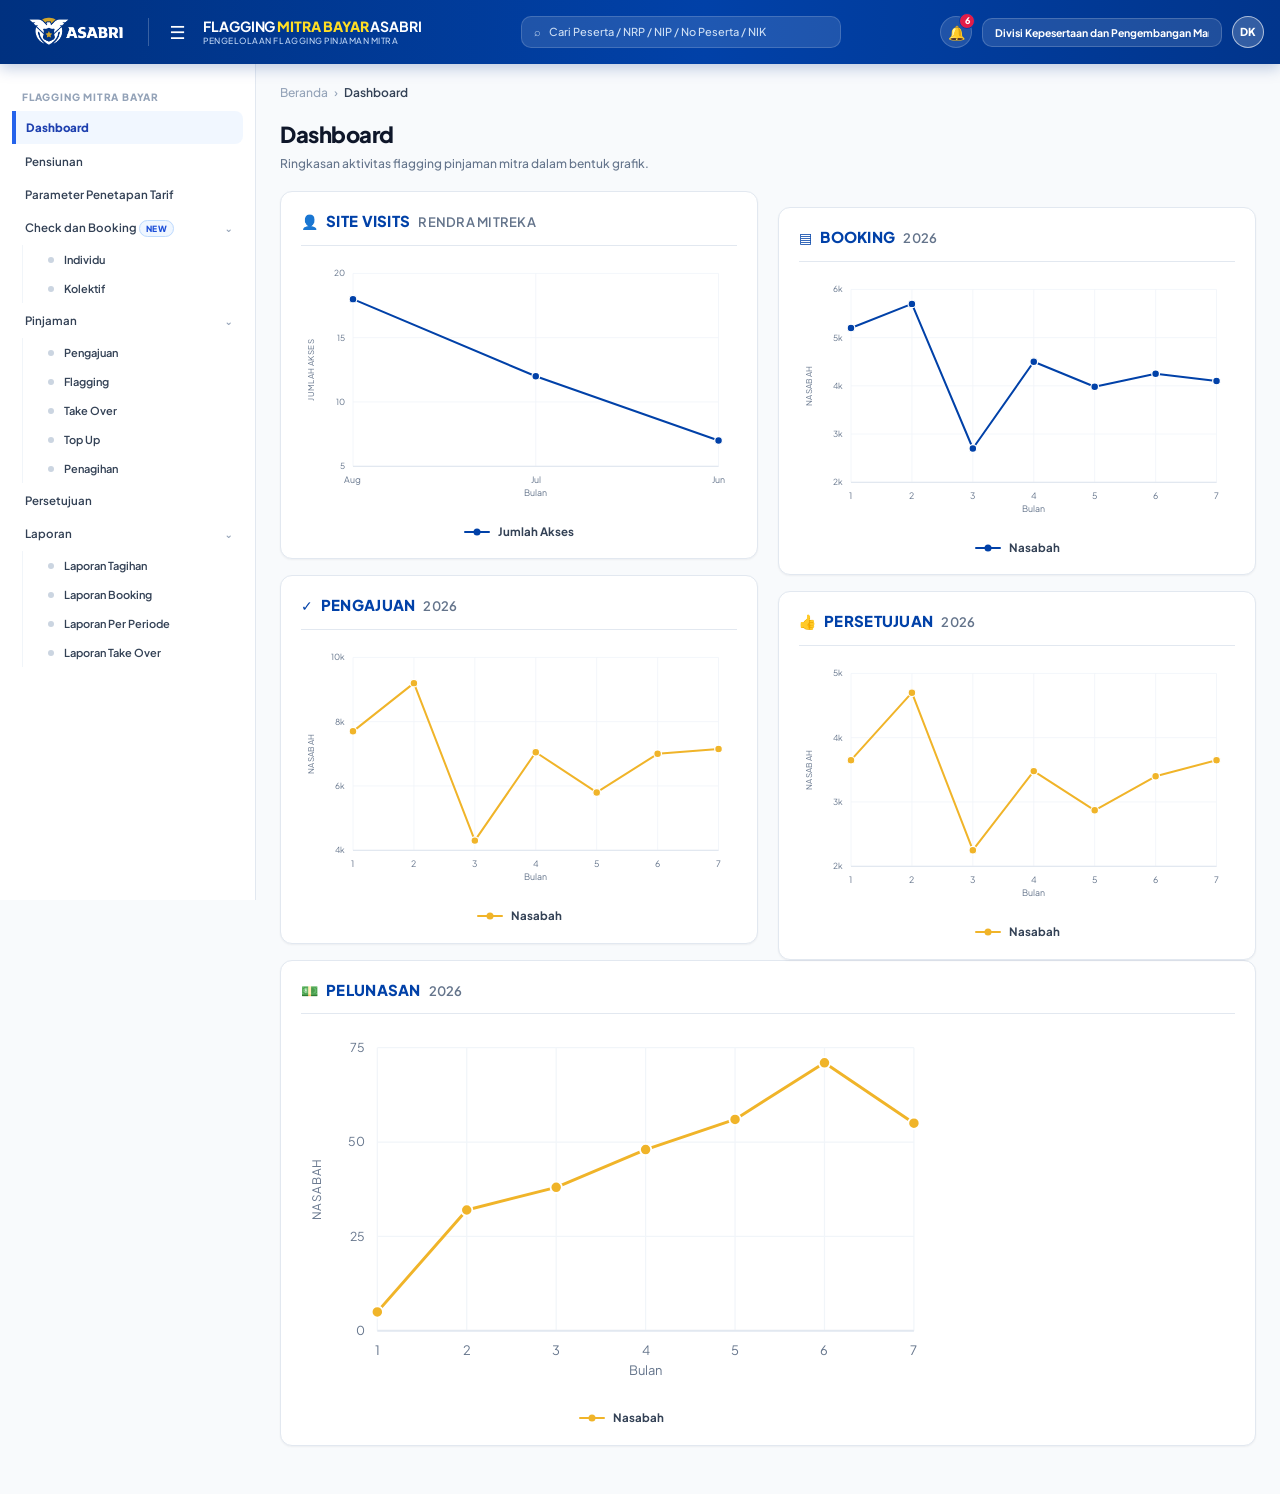
<file: flagging/index.html>
<!DOCTYPE html>
<html lang="id">
<head>
<meta charset="UTF-8">
<meta name="viewport" content="width=device-width, initial-scale=1.0">
<title>Flagging Mitra Bayar (Prototype)</title>
<!-- Tampilan/warna diatur di style.css -->
<link rel="stylesheet" href="style.css">
</head>
<body>

<div class="app">

  <!-- ============ SIDEBAR ============ -->
  <nav class="sidebar" id="sidebar" aria-label="Navigasi utama">
    <div class="nav-group hot">FLAGGING MITRA BAYAR</div>

    <button class="nav-item" data-go="flagging-dashboard">Dashboard</button>
    <button class="nav-item" data-go="flagging-pensiunan">Pensiunan</button>
    <button class="nav-item" data-go="flagging-parameter-tarif">Parameter Penetapan Tarif</button>

    <button class="nav-item nav-parent" id="nav-flagging-cb" aria-expanded="true">
      <span>Check dan Booking <span class="tag">New</span></span><span class="chevron">⌄</span>
    </button>
    <div class="nav-children" id="nav-flagging-cb-children">
      <button class="nav-item nav-child" data-go="flagging-cb-individu">Individu</button>
      <button class="nav-item nav-child" data-go="flagging-cb-kolektif">Kolektif</button>
    </div>

    <button class="nav-item nav-parent" id="nav-flagging-pinjaman" aria-expanded="true">
      <span>Pinjaman</span><span class="chevron">⌄</span>
    </button>
    <div class="nav-children" id="nav-flagging-pinjaman-children">
      <button class="nav-item nav-child" data-go="flagging-pinjaman-pengajuan">Pengajuan</button>
      <button class="nav-item nav-child" data-go="flagging-pinjaman-flagging">Flagging</button>
      <button class="nav-item nav-child" data-go="flagging-pinjaman-takeover">Take Over</button>
      <button class="nav-item nav-child" data-go="flagging-pinjaman-topup">Top Up</button>
      <button class="nav-item nav-child" data-go="flagging-pinjaman-penagihan">Penagihan</button>
    </div>

    <button class="nav-item" data-go="flagging-persetujuan">Persetujuan</button>

    <button class="nav-item nav-parent" id="nav-flagging-laporan" aria-expanded="true">
      <span>Laporan</span><span class="chevron">⌄</span>
    </button>
    <div class="nav-children" id="nav-flagging-laporan-children">
      <button class="nav-item nav-child" data-go="flagging-laporan-tagihan">Laporan Tagihan</button>
      <button class="nav-item nav-child" data-go="flagging-laporan-booking">Laporan Booking</button>
      <button class="nav-item nav-child" data-go="flagging-laporan-periode">Laporan Per Periode</button>
      <button class="nav-item nav-child" data-go="flagging-laporan-takeover">Laporan Take Over</button>
    </div>

  </nav>

  <!-- ============ MAIN ============ -->
  <div class="main">
    <header class="topbar">
      <div class="brand">
        <img class="brand-logo" src="logo-asabri-white.png" alt="Logo ASABRI">
        <span class="brand-sep"></span>
        <button class="burger" id="burger" aria-label="Sembunyikan / tampilkan sidebar">☰</button>
        <div class="brand-txt">FLAGGING <b>MITRA BAYAR</b> ASABRI<small>PENGELOLAAN FLAGGING PINJAMAN MITRA</small></div>
      </div>
      <div class="topsearch"><span>⌕</span><span>Cari Peserta / NRP / NIP / No Peserta / NIK</span></div>
      <div class="topright">
        <div class="notif-wrap">
          <button class="topbell" id="top-bell" aria-label="Notifikasi" aria-haspopup="true" aria-expanded="false">
            🔔<span class="topbell-badge" id="top-bell-count">0</span>
          </button>
          <div class="notif-pop" id="top-notif" hidden>
            <div class="notif-pop-head">
              <span>Notifikasi</span>
              <span class="pill pill-info" id="top-notif-count"></span>
            </div>
            <div class="notif-pop-list" id="top-notif-list"></div>
            <button class="notif-pop-foot" id="top-notif-all">Lihat semua di Persetujuan</button>
          </div>
        </div>
        <select class="role-chip" id="top-role" aria-label="Pilih role">
          <option>Divisi Kepesertaan dan Pengembangan Manfaat</option>
          <option>Kantor Cabang</option>
          <option>Bank BRI</option>
          <option>Bank BNI</option>
          <option>Bank Mandiri</option>
          <option>Bank BCA</option>
        </select>
        <div class="avatar" id="top-avatar">DK</div>
      </div>
    </header>

    <main class="content">
      <!-- ---------- PENGELOLAAN FLAGGING PINJAMAN MITRA » DASHBOARD ---------- -->
      <section class="screen" id="s-flagging-dashboard">
        <div class="crumb"><span>Beranda</span><span>›</span><b>Dashboard</b></div>
        <div class="page-head">
          <div>
            <h1 class="page-title">Dashboard</h1>
            <div class="page-sub">Ringkasan aktivitas flagging pinjaman mitra dalam bentuk grafik.</div>
          </div>
        </div>

        <div class="grid2" style="align-items:start">
          <div class="card chart-card">
            <div class="chart-head">
              <span class="chart-head-ico">👤</span>
              <span class="chart-head-title">Site Visits</span>
              <span class="chart-head-sub" id="fdash-mitra"></span>
            </div>
            <div id="fdash-site-visits"></div>
          </div>
          <div class="card chart-card">
            <div class="chart-head">
              <span class="chart-head-ico">▤</span>
              <span class="chart-head-title">Booking</span>
              <span class="chart-head-sub fdash-tahun"></span>
            </div>
            <div id="fdash-booking"></div>
          </div>
        </div>

        <div class="grid2" style="align-items:start">
          <div class="card chart-card">
            <div class="chart-head">
              <span class="chart-head-ico">✓</span>
              <span class="chart-head-title">Pengajuan</span>
              <span class="chart-head-sub fdash-tahun"></span>
            </div>
            <div id="fdash-pengajuan"></div>
          </div>
          <div class="card chart-card">
            <div class="chart-head">
              <span class="chart-head-ico">👍</span>
              <span class="chart-head-title">Persetujuan</span>
              <span class="chart-head-sub fdash-tahun"></span>
            </div>
            <div id="fdash-persetujuan"></div>
          </div>
        </div>

        <div class="card chart-card">
          <div class="chart-head">
            <span class="chart-head-ico">💵</span>
            <span class="chart-head-title">Pelunasan</span>
            <span class="chart-head-sub fdash-tahun"></span>
          </div>
          <div id="fdash-pelunasan" style="max-width:640px"></div>
        </div>
      </section>

      <!-- ---------- PENGELOLAAN FLAGGING PINJAMAN MITRA » PENSIUNAN ---------- -->
      <section class="screen" id="s-flagging-pensiunan">
        <div class="crumb"><span>Beranda</span><span>›</span><b>Pensiunan</b></div>
        <div class="page-head">
          <div>
            <h1 class="page-title">Pensiunan</h1>
            <div class="page-sub">Rekap peserta pensiunan per mitra bayar, dipisah antara yang berstatus flagging dan non flagging.</div>
          </div>
        </div>
        <div class="card">
          <h3 class="card-title">Search &amp; Filter</h3>
          <div class="grid3">
            <div class="field" style="margin-bottom:0">
              <label class="fl" for="fp-f-bulan">Periode Bulan</label>
              <select class="inp" id="fp-f-bulan"></select>
            </div>
            <div class="field" style="margin-bottom:0">
              <label class="fl" for="fp-f-tahun">Tahun</label>
              <input class="inp" type="number" id="fp-f-tahun" value="2025">
            </div>
            <div class="field" style="margin-bottom:0">
              <label class="fl" for="fp-f-mitra">Mitra Bayar</label>
              <input class="inp" id="fp-f-mitra" placeholder="Cari mitra...">
            </div>
          </div>
          <div class="grid3" style="margin-top:14px;align-items:end">
            <div class="field" style="margin-bottom:0">
              <label class="fl" for="fp-f-cabang">Cabang</label>
              <input class="inp" id="fp-f-cabang" placeholder="Cabang...">
            </div>
            <div class="field" style="margin-bottom:0">
              <label class="fl" for="fp-jenis-trigger">Jenis Bayar</label>
              <div class="multisel" id="fp-f-jenis">
                <button type="button" class="inp multisel-trigger" id="fp-jenis-trigger" aria-expanded="false" aria-haspopup="true">
                  <span class="multisel-val" id="fp-jenis-val"></span><span class="multisel-caret">⌄</span>
                </button>
                <div class="multisel-pop" id="fp-jenis-pop"></div>
              </div>
            </div>
            <div class="toolbar" style="justify-content:flex-end;margin-bottom:0">
              <button class="btn btn-primary" id="fp-cari">⌕ Cari</button>
            </div>
          </div>
        </div>

        <div class="card">
          <div class="toolbar" style="justify-content:space-between">
            <h3 class="card-title" style="margin:0">Daftar Mitra</h3>
            <div class="tbl-note" id="fp-count" style="margin:0"></div>
          </div>
          <div class="tbl-wrap">
            <table>
              <thead><tr>
                <th style="width:52px">No</th>
                <th>Mitra Bayar</th>
                <th class="num">Peserta Flagging</th>
                <th class="num">Peserta Non Flagging</th>
                <th class="num">Jumlah Penerima</th>
                <th class="num">Jumlah Netto</th>
              </tr></thead>
              <tbody id="fp-body"></tbody>
            </table>
          </div>
          <div style="display:flex;justify-content:flex-end;align-items:center;margin-top:10px">
            <div id="fp-pager" style="display:flex;gap:4px"></div>
          </div>
        </div>
      </section>

      <!-- ---------- PENGELOLAAN FLAGGING PINJAMAN MITRA » PINJAMAN » PERSETUJUAN ---------- -->
      <section class="screen" id="s-flagging-persetujuan">
        <div class="crumb"><span>Beranda</span><span>›</span><b>Persetujuan</b></div>
        <div class="page-head">
          <div>
            <h1 class="page-title">Persetujuan</h1>
            <div class="page-sub">Antrean persetujuan dari Check dan Booking (Individu &amp; Kolektif) dan dari sub modul Pengajuan.</div>
          </div>
        </div>

        <div class="card">
          <div class="grid3" style="align-items:end">
            <div class="field" style="margin-bottom:0">
              <label class="fl" for="fps-f-cari">KPA/NRP/NIP/Nama</label>
              <input class="inp" id="fps-f-cari" placeholder="Masukkan kata kunci pencarian...">
            </div>
            <div class="field" style="margin-bottom:0">
              <label class="fl" for="fps-f-status">Status</label>
              <select class="inp" id="fps-f-status"></select>
            </div>
            <div class="toolbar" style="justify-content:flex-end;margin-bottom:0">
              <button class="btn btn-primary" id="fps-cari">⌕ Cari</button>
            </div>
          </div>
        </div>

        <div class="card">
          <div class="tbl-wrap">
            <table>
              <thead><tr>
                <th>KPA</th>
                <th>NRP/NIP</th>
                <th>Mitra</th>
                <th>NOPENS</th>
                <th>Nama</th>
                <th>Tanggal Lahir</th>
                <th>Aktivitas</th>
                <th>Status</th>
                <th>Tanggal Proses</th>
                <th>Aksi</th>
              </tr></thead>
              <tbody id="fps-body"></tbody>
            </table>
          </div>
          <div style="display:flex;justify-content:space-between;align-items:center;margin-top:10px;flex-wrap:wrap;gap:10px">
            <div class="tbl-note" id="fps-count" style="margin:0"></div>
            <div id="fps-pager" style="display:flex;gap:4px"></div>
          </div>
        </div>
      </section>

      <!-- ---------- PENGELOLAAN FLAGGING PINJAMAN MITRA » LAPORAN ---------- -->
      <section class="screen" id="s-flagging-laporan-tagihan">
        <div class="crumb"><span>Beranda</span><span>›</span><span>Laporan</span><span>›</span><b>Laporan Tagihan</b></div>
        <div class="page-head">
          <div>
            <h1 class="page-title">Laporan Tagihan</h1>
            <div class="page-sub">Rekap tagihan pinjaman mitra.</div>
          </div>
        </div>
        <div class="card">
          <div class="alert alert-info"><span>ⓘ</span><span>Halaman ini masih dalam pengembangan. Isinya akan menyusul sesuai referensi FSD.</span></div>
        </div>
      </section>

      <section class="screen" id="s-flagging-laporan-booking">
        <div class="crumb"><span>Beranda</span><span>›</span><span>Laporan</span><span>›</span><b>Laporan Booking</b></div>
        <div class="page-head">
          <div>
            <h1 class="page-title">Laporan Booking</h1>
            <div class="page-sub">Rekap booking pinjaman mitra.</div>
          </div>
        </div>
        <div class="card">
          <div class="alert alert-info"><span>ⓘ</span><span>Halaman ini masih dalam pengembangan. Isinya akan menyusul sesuai referensi FSD.</span></div>
        </div>
      </section>

      <section class="screen" id="s-flagging-laporan-periode">
        <div class="crumb"><span>Beranda</span><span>›</span><span>Laporan</span><span>›</span><b>Laporan Per Periode</b></div>
        <div class="page-head">
          <div>
            <h1 class="page-title">Laporan Per Periode</h1>
            <div class="page-sub">Rekap pinjaman mitra per periode.</div>
          </div>
        </div>
        <div class="card">
          <div class="alert alert-info"><span>ⓘ</span><span>Halaman ini masih dalam pengembangan. Isinya akan menyusul sesuai referensi FSD.</span></div>
        </div>
      </section>

      <section class="screen" id="s-flagging-laporan-takeover">
        <div class="crumb"><span>Beranda</span><span>›</span><span>Laporan</span><span>›</span><b>Laporan Take Over</b></div>
        <div class="page-head">
          <div>
            <h1 class="page-title">Laporan Take Over</h1>
            <div class="page-sub">Rekap take over pinjaman mitra.</div>
          </div>
        </div>
        <div class="card">
          <div class="alert alert-info"><span>ⓘ</span><span>Halaman ini masih dalam pengembangan. Isinya akan menyusul sesuai referensi FSD.</span></div>
        </div>
      </section>

      <!-- ---------- PENGELOLAAN FLAGGING PINJAMAN MITRA » PARAMETER PENETAPAN TARIF ---------- -->
      <section class="screen" id="s-flagging-parameter-tarif">
        <div class="crumb"><span>Beranda</span><span>›</span><b>Parameter Penetapan Tarif</b></div>
        <div class="page-head">
          <div>
            <h1 class="page-title">Parameter Penetapan Tarif</h1>
            <div class="page-sub">Parameter tarif/bunga pinjaman mitra.</div>
          </div>
        </div>
        <div class="card">
          <div class="alert alert-info"><span>ⓘ</span><span>Halaman ini masih dalam pengembangan. Isinya akan menyusul sesuai referensi FSD.</span></div>
        </div>
      </section>
      <!-- ---------- FLAGGING » CHECK DAN BOOKING » INDIVIDU ---------- -->
      <section class="screen" id="s-flagging-cb-individu">
        <div class="crumb"><span>Beranda</span><span>›</span><span>Check dan Booking</span><span>›</span><b>Individu</b></div>
        <div class="page-head">
          <div>
            <h1 class="page-title">Check dan Booking — Individu</h1>
            <div class="page-sub">Pengecekan status flagging dan booking untuk satu peserta</div>
          </div>
        </div>

        <div class="card">
          <h2 class="card-title">Pencarian Peserta</h2>
          <hr class="hr-card">
          <div class="field" style="max-width:360px">
            <label class="fl" for="fcbi-kpa">KPA <span class="req">*</span></label>
            <input class="inp" id="fcbi-kpa" placeholder="Masukkan nomor KPA">
            <div class="hint">Jenis peserta ditentukan otomatis dari nomor KPA.</div>
          </div>
          <div class="form-actions" style="justify-content:flex-start;border-top:0;padding-top:0;margin-top:18px">
            <button class="btn btn-primary" id="fcbi-search">⌕ Search</button>
          </div>
        </div>

        <!-- ===== hasil: Individu Peserta Aktif ===== -->
        <div class="card" id="fcbi-hasil-aktif" style="display:none;margin-top:16px">
          <h2 class="card-title">Informasi Peserta <span class="pill pill-info" style="margin-left:6px;vertical-align:middle">Peserta Aktif</span></h2>
          <hr class="hr-card">
          <div class="grid3">
            <div class="field">
              <label class="fl">Nomor KPA</label>
              <input class="inp" id="fcbi-a-kpa" disabled>
            </div>
            <div class="field">
              <label class="fl">Nama</label>
              <input class="inp" id="fcbi-a-nama" disabled>
            </div>
            <div class="field">
              <label class="fl">Mitra</label>
              <input class="inp" id="fcbi-a-mitra" disabled>
            </div>
            <div class="field">
              <label class="fl">Gaji</label>
              <input class="inp" id="fcbi-a-gaji" disabled>
              <div class="hint" id="fcbi-a-gaji-hint" style="display:none">Parameter tarif belum ditentukan.</div>
            </div>
          </div>
          <div class="form-actions">
            <button class="btn btn-gold" id="fcbi-a-booking">Booking</button>
          </div>
        </div>

        <!-- ===== hasil: Individu Peserta Pensiun Sendiri ===== -->
        <div class="card" id="fcbi-hasil-sendiri" style="display:none;margin-top:16px">
          <h2 class="card-title">Informasi Peserta <span class="pill pill-info" style="margin-left:6px;vertical-align:middle">Pensiun Sendiri</span></h2>
          <hr class="hr-card">
          <div class="grid3">
            <div class="field">
              <label class="fl">Nomor KPA</label>
              <input class="inp" id="fcbi-s-kpa" disabled>
            </div>
            <div class="field">
              <label class="fl">Nomor Pensiun</label>
              <input class="inp" id="fcbi-s-nopensiun" disabled>
            </div>
            <div class="field">
              <label class="fl">Nama</label>
              <input class="inp" id="fcbi-s-nama" disabled>
            </div>
            <div class="field">
              <label class="fl">Mitra</label>
              <input class="inp" id="fcbi-s-mitra" disabled>
            </div>
            <div class="field">
              <label class="fl">Gaji</label>
              <input class="inp" id="fcbi-s-gaji" disabled>
              <div class="hint" id="fcbi-s-gaji-hint" style="display:none">Parameter tarif belum ditentukan.</div>
            </div>
          </div>
          <div class="form-actions">
            <button class="btn btn-gold" id="fcbi-s-booking">Booking</button>
          </div>
        </div>

        <!-- ===== hasil: Individu Peserta Pensiun Waris ===== -->
        <div class="card" id="fcbi-hasil-waris" style="display:none;margin-top:16px">
          <h2 class="card-title">Informasi Peserta <span class="pill pill-info" style="margin-left:6px;vertical-align:middle">Pensiun Waris</span></h2>
          <hr class="hr-card">
          <div class="grid3">
            <div class="field">
              <label class="fl">Nomor KPA</label>
              <input class="inp" id="fcbi-w-kpa" disabled>
            </div>
            <div class="field">
              <label class="fl">NOPENS</label>
              <input class="inp" id="fcbi-w-nopens" disabled>
            </div>
            <div class="field" style="position:relative">
              <label class="fl" for="fcbi-w-nopensiun-peminjam">Nomor Pensiun Peminjam <span class="req">*</span></label>
              <input class="inp" id="fcbi-w-nopensiun-peminjam" placeholder="Cari nomor pensiun peminjam..." autocomplete="off">
              <div class="autocomplete-list" id="fcbi-w-peminjam-list"></div>
            </div>
            <div class="field">
              <label class="fl">Nama Peminjam</label>
              <input class="inp" id="fcbi-w-nama-peminjam" disabled>
            </div>
            <div class="field">
              <label class="fl">Nama</label>
              <input class="inp" id="fcbi-w-nama" disabled>
            </div>
            <div class="field">
              <label class="fl">Mitra</label>
              <input class="inp" id="fcbi-w-mitra" disabled>
            </div>
            <div class="field">
              <label class="fl">Gaji</label>
              <input class="inp" id="fcbi-w-gaji" disabled>
              <div class="hint" id="fcbi-w-gaji-hint" style="display:none">Parameter tarif belum ditentukan.</div>
            </div>
          </div>
          <div class="form-actions">
            <button class="btn btn-gold" id="fcbi-w-booking">Booking</button>
          </div>
        </div>
      </section>

      <!-- ---------- FLAGGING » CHECK DAN BOOKING » KOLEKTIF ---------- -->
      <section class="screen" id="s-flagging-cb-kolektif">
        <div class="crumb"><span>Beranda</span><span>›</span><span>Check dan Booking</span><span>›</span><b>Kolektif</b></div>
        <div class="page-head">
          <div>
            <h1 class="page-title">Check dan Booking — Kolektif</h1>
            <div class="page-sub">Pengecekan status flagging dan booking untuk batch/kolektif peserta</div>
          </div>
          <button class="btn btn-primary" data-go="flagging-cb-check">+ Check &amp; Booking Flagging Kolektif</button>
        </div>

        <div class="tabs">
          <button class="tab active" data-fcbk-tab="mitra">Mitra</button>
          <button class="tab" data-fcbk-tab="peserta">Peserta</button>
        </div>

        <!-- ===== tab Mitra: riwayat batch yang diunggah ===== -->
        <div id="fcbk-panel-mitra">
          <div class="card">
            <div class="toolbar" style="justify-content:flex-end">
              <div class="tbl-note" id="fcbk-batch-count" style="margin:0"></div>
            </div>
            <div class="tbl-wrap">
              <table>
                <thead><tr>
                  <th style="width:52px">F</th><th>Mitra</th><th>Status</th><th>Pengguna</th><th>Tanggal</th>
                </tr></thead>
                <tbody id="fcbk-batch-body"></tbody>
              </table>
            </div>
          </div>
        </div>

        <!-- ===== tab Peserta: daftar peserta hasil batch ===== -->
        <div id="fcbk-panel-peserta" style="display:none">
          <div class="card">
            <div class="grid3">
              <div class="field" style="margin-bottom:0">
                <label class="fl" for="fcbk-f-ktpa">No KPA</label>
                <input class="inp" id="fcbk-f-ktpa" placeholder="No KPA...">
              </div>
              <div class="field" style="margin-bottom:0">
                <label class="fl" for="fcbk-f-nrp">NRP</label>
                <input class="inp" id="fcbk-f-nrp" placeholder="NRP...">
              </div>
              <div class="field" style="margin-bottom:0">
                <label class="fl" for="fcbk-f-nik">NIK</label>
                <input class="inp" id="fcbk-f-nik" placeholder="NIK...">
              </div>
            </div>
            <div class="grid3" style="margin-top:14px;align-items:end">
              <div class="field" style="margin-bottom:0">
                <label class="fl" for="fcbk-f-nama">Nama</label>
                <input class="inp" id="fcbk-f-nama" placeholder="Nama...">
              </div>
              <div></div>
              <div class="toolbar" style="justify-content:flex-end;margin-bottom:0">
                <button class="btn btn-primary" id="fcbk-cari">⌕ Cari</button>
              </div>
            </div>
          </div>

          <div class="card">
            <div class="tbl-wrap">
              <table>
                <thead>
                  <tr>
                    <th rowspan="2" style="width:52px">No</th>
                    <th rowspan="2">KPA</th>
                    <th rowspan="2">NRP/NIP</th>
                    <th colspan="3" class="th-group">Peserta</th>
                    <th colspan="4" class="th-group">Penerima</th>
                    <th rowspan="2">Booking</th>
                  </tr>
                  <tr>
                    <th>Nomor Pensiun</th><th>Nama</th><th>Tanggal Lahir</th>
                    <th>Pensiun</th><th>Hidup</th><th>Nopensiun</th><th>Nama</th>
                  </tr>
                </thead>
                <tbody id="fcbk-peserta-body"></tbody>
              </table>
            </div>
            <div style="display:flex;justify-content:space-between;align-items:center;margin-top:10px;flex-wrap:wrap;gap:10px">
              <div class="tbl-note" id="fcbk-peserta-count" style="margin:0"></div>
              <div id="fcbk-peserta-pager" style="display:flex;gap:4px"></div>
            </div>
          </div>
        </div>
      </section>

      <!-- ---------- FLAGGING » CHECK DAN BOOKING » KOLEKTIF » CHECK & BOOKING ---------- -->
      <section class="screen" id="s-flagging-cb-check">
        <div class="crumb"><span>Beranda</span><span>›</span><span>Check dan Booking</span><span>›</span><span>Kolektif</span><span>›</span><b>Check &amp; Booking Flagging Kolektif</b></div>
        <div class="page-head">
          <div style="display:flex;align-items:flex-start;gap:14px">
            <button class="btn btn-ghost" data-go="flagging-cb-kolektif">← Kembali</button>
            <div>
              <h1 class="page-title">Check &amp; Booking Flagging Kolektif</h1>
              <div class="page-sub">Unggah berkas batch peserta dari mitra, lalu pilih peserta yang akan dibooking.</div>
            </div>
          </div>
        </div>

        <div class="card">
          <h2 class="card-title">Unggah Berkas Batch</h2>
          <hr class="hr-card">
          <div style="display:flex;align-items:flex-end;gap:12px;flex-wrap:wrap">
            <div class="field" style="width:360px;max-width:100%;margin-bottom:0;position:relative">
              <label class="fl" for="fcbk-mitra">Mitra <span class="req">*</span></label>
              <input class="inp" id="fcbk-mitra" placeholder="Cari nama mitra..." autocomplete="off">
              <div class="autocomplete-list" id="fcbk-mitra-list"></div>
            </div>
            <a class="btn btn-ghost" id="fcbk-template" style="flex-shrink:0"
               href="Template%20Check%20Booking%20Kolektif.xlsx"
               download="Template Check Booking Kolektif.xlsx">⤓ Download Template Excel</a>
          </div>

          <div style="margin-top:18px;border:1.5px dashed var(--line);border-radius:9px;padding:26px;text-align:center;background:var(--field)">
            <div style="font-size:26px;color:var(--slate);margin-bottom:8px">⬆</div>
            <div style="font-weight:600;margin-bottom:4px">Unggah file batch peserta</div>
            <div class="hint" style="margin:0 0 13px">Format .xlsx / .csv sesuai template</div>
            <button class="btn btn-ghost btn-sm" id="fcbk-pilih-file">Pilih file &amp; unggah</button>
            <div class="hint ok-txt" id="fcbk-file-nama" style="display:none;margin-top:11px"></div>
          </div>

          <div class="form-actions" style="justify-content:flex-end">
            <button class="btn btn-ghost" data-go="flagging-cb-kolektif">Batal</button>
            <button class="btn btn-primary" id="fcbk-proses">Check &amp; Booking</button>
          </div>
        </div>

        <!-- ===== muncul setelah berkas diproses ===== -->
        <div class="card" id="fcbk-hasil" style="display:none">
          <div class="toolbar" style="justify-content:space-between">
            <h3 class="card-title" style="margin:0">Data Diunggah</h3>
            <div class="tbl-note" id="fcbk-hasil-count" style="margin:0"></div>
          </div>
          <div class="tbl-wrap">
            <table>
              <thead>
                <tr>
                  <th rowspan="2" style="width:52px">No</th>
                  <th rowspan="2">KPA</th>
                  <th rowspan="2">NRP/NIP</th>
                  <th colspan="3" class="th-group">Peserta</th>
                  <th colspan="4" class="th-group">Penerima</th>
                  <th rowspan="2">Hasil Validasi</th>
                  <th rowspan="2">
                    <label class="chk-head">
                      <input type="checkbox" id="fcbk-chk-all" aria-label="Pilih semua peserta">Booking
                    </label>
                  </th>
                </tr>
                <tr>
                  <th>Nomor Pensiun</th><th>Nama</th><th>Tanggal Lahir</th>
                  <th>Pensiun</th><th>Hidup</th><th>Nopensiun</th><th>Nama</th>
                </tr>
              </thead>
              <tbody id="fcbk-hasil-body"></tbody>
            </table>
          </div>
          <div style="display:flex;justify-content:space-between;align-items:center;margin-top:10px;flex-wrap:wrap;gap:10px">
            <div class="tbl-note" id="fcbk-hasil-note" style="margin:0"></div>
            <div id="fcbk-hasil-pager" style="display:flex;gap:4px"></div>
          </div>
          <div class="form-actions">
            <button class="btn btn-gold" id="fcbk-simpan-booking">Booking</button>
          </div>
        </div>
      </section>

      <!-- ---------- FLAGGING » PINJAMAN » PENGAJUAN ---------- -->
      <section class="screen" id="s-flagging-pinjaman-pengajuan">
        <div class="crumb"><span>Beranda</span><span>›</span><span>Pinjaman</span><span>›</span><b>Pengajuan</b></div>
        <div class="page-head">
          <div>
            <h1 class="page-title">Pinjaman — Pengajuan</h1>
            <div class="page-sub">Daftar pengajuan flagging pinjaman yang dikirim mitra.</div>
          </div>
        </div>

        <div class="card">
          <div class="grid3" style="align-items:end">
            <div class="field" style="margin-bottom:0">
              <label class="fl" for="fpg-f-cari">KPA/NRP/NIP/Nama</label>
              <input class="inp" id="fpg-f-cari" placeholder="Masukkan kata kunci pencarian...">
            </div>
            <div class="field" style="margin-bottom:0">
              <label class="fl" for="fpg-f-status">Status Pinjaman</label>
              <select class="inp" id="fpg-f-status"></select>
            </div>
            <div class="toolbar" style="justify-content:flex-end;margin-bottom:0">
              <button class="btn btn-primary" id="fpg-cari">⌕ Cari</button>
            </div>
          </div>
        </div>

        <div class="card">
          <div class="toolbar" style="justify-content:flex-end">
            <button class="btn btn-primary" data-go="flagging-pengajuan-unggah">⬆ Unggah Pengajuan Flagging</button>
          </div>
          <div class="tbl-wrap">
            <table>
              <thead>
                <tr>
                  <th rowspan="2">KPA</th>
                  <th rowspan="2">NRP/NIP</th>
                  <th rowspan="2">Mitra</th>
                  <th rowspan="2">NOPENS</th>
                  <th rowspan="2">Nama</th>
                  <th rowspan="2">Tanggal Lahir</th>
                  <th colspan="2" class="th-group">Status</th>
                  <th colspan="2" class="th-group">Booking</th>
                  <th colspan="2" class="th-group">Pengajuan</th>
                  <th rowspan="2">Catatan</th>
                  <th rowspan="2">Aksi</th>
                </tr>
                <tr>
                  <th>Pinjaman</th><th>Pensiun</th>
                  <th>Tanggal</th><th>User</th>
                  <th>Tanggal</th><th>User</th>
                </tr>
              </thead>
              <tbody id="fpg-body"></tbody>
            </table>
          </div>
          <div style="display:flex;justify-content:space-between;align-items:center;margin-top:10px;flex-wrap:wrap;gap:10px">
            <div class="tbl-note" id="fpg-count" style="margin:0"></div>
            <div id="fpg-pager" style="display:flex;gap:4px"></div>
          </div>
        </div>
      </section>

      <!-- ---------- FLAGGING » PINJAMAN » PENGAJUAN » UNGGAH ---------- -->
      <section class="screen" id="s-flagging-pengajuan-unggah">
        <div class="crumb"><span>Beranda</span><span>›</span><span>Pinjaman</span><span>›</span><span>Pengajuan</span><span>›</span><b>Unggah Pengajuan Flagging</b></div>
        <div class="page-head">
          <div style="display:flex;align-items:flex-start;gap:14px">
            <button class="btn btn-ghost" data-go="flagging-pinjaman-pengajuan">← Kembali</button>
            <div>
              <h1 class="page-title">Unggah Pengajuan Flagging</h1>
              <div class="page-sub">Unggah berkas pengajuan flagging pinjaman dari mitra.</div>
            </div>
          </div>
        </div>

        <div class="card">
          <h2 class="card-title">Berkas Pengajuan</h2>
          <hr class="hr-card">
          <div style="display:flex;align-items:flex-end;gap:12px;flex-wrap:wrap">
            <div class="field" style="width:360px;max-width:100%;margin-bottom:0;position:relative">
              <label class="fl" for="fpg-mitra">Mitra <span class="req">*</span></label>
              <input class="inp" id="fpg-mitra" placeholder="Cari nama mitra..." autocomplete="off">
              <div class="autocomplete-list" id="fpg-mitra-list"></div>
            </div>
            <a class="btn btn-ghost" id="fpg-template" style="flex-shrink:0"
               href="Template%20Pengajuan%20Flagging.xlsx"
               download="Template Pengajuan Flagging.xlsx">⤓ Download Template Excel</a>
          </div>

          <div style="margin-top:18px;border:1.5px dashed var(--line);border-radius:9px;padding:26px;text-align:center;background:var(--field)">
            <div style="font-size:26px;color:var(--slate);margin-bottom:8px">⬆</div>
            <div style="font-weight:600;margin-bottom:4px">Unggah berkas pengajuan flagging</div>
            <div class="hint" style="margin:0 0 13px">Format .xlsx / .csv sesuai template</div>
            <button class="btn btn-ghost btn-sm" id="fpg-pilih-file">Pilih file &amp; unggah</button>
            <div class="hint ok-txt" id="fpg-file-nama" style="display:none;margin-top:11px"></div>
          </div>

          <div class="form-actions" style="justify-content:flex-end">
            <button class="btn btn-ghost" data-go="flagging-pinjaman-pengajuan">Batal</button>
            <button class="btn btn-primary" id="fpg-kirim">Submit</button>
          </div>
        </div>
      </section>

      <!-- ---------- FLAGGING » PINJAMAN » PENGAJUAN » DETAIL ---------- -->
      <section class="screen" id="s-flagging-pengajuan-detail">
        <div class="crumb"><span>Beranda</span><span>›</span><span>Pinjaman</span><span>›</span><span>Pengajuan</span><span>›</span><b>Detail Pengajuan</b></div>
        <div class="page-head">
          <div style="display:flex;align-items:flex-start;gap:14px">
            <button class="btn btn-ghost" data-go="flagging-pinjaman-pengajuan">← Kembali</button>
            <div>
              <h1 class="page-title">Detail Pengajuan</h1>
              <div class="page-sub" id="fpd-sub"></div>
            </div>
          </div>
        </div>

        <div class="card">
          <div class="toolbar" style="justify-content:space-between">
            <h2 class="card-title" style="margin:0">Data Pinjaman</h2>
            <button class="btn btn-ghost" id="fpd-ubah">✎ Ubah</button>
          </div>
          <hr class="hr-card">

          <h4 class="section-title">Info Peserta</h4>
          <div class="grid3">
            <div class="field">
              <label class="fl" for="fpd-kpa">KPA</label>
              <input class="inp" id="fpd-kpa" disabled>
            </div>
            <div class="field">
              <label class="fl" for="fpd-nrp">NRP/NIP</label>
              <input class="inp" id="fpd-nrp" disabled>
            </div>
            <div class="field">
              <label class="fl" for="fpd-nama">Nama</label>
              <input class="inp" id="fpd-nama" disabled>
            </div>
            <div class="field">
              <label class="fl" for="fpd-nopens">NOPENS</label>
              <input class="inp" id="fpd-nopens" disabled>
            </div>
            <div class="field">
              <label class="fl" for="fpd-tgl-lahir">Tanggal Lahir</label>
              <input class="inp" type="date" id="fpd-tgl-lahir" disabled>
              <div class="hint">Mengikuti data kepesertaan, tidak dapat diubah.</div>
            </div>
            <div class="field">
              <label class="fl" for="fpd-gaji">Gaji Peserta</label>
              <div class="money"><span>Rp</span><input id="fpd-gaji" disabled></div>
              <div class="hint">Diambil dari data kepesertaan, tidak dapat diubah.</div>
            </div>
          </div>
        </div>

        <div class="card">
          <h4 class="section-title">Info Pinjaman</h4>
          <div class="grid2">
            <div class="field">
              <label class="fl" for="fpd-tgl-permohonan">Tgl Permohonan</label>
              <input class="inp" type="date" id="fpd-tgl-permohonan" disabled>
            </div>
            <div class="field" id="fpd-f-tgl-lahir">
              <label class="fl" for="fpd-p-tgl-lahir">Tgl Lahir</label>
              <input class="inp" type="date" id="fpd-p-tgl-lahir" disabled>
              <div class="err-msg" id="fpd-err-tgl-lahir" style="display:none"></div>
            </div>

            <div class="field">
              <label class="fl" for="fpd-p-nopens">NOPENS</label>
              <input class="inp" id="fpd-p-nopens" disabled>
            </div>
            <div class="field">
              <label class="fl" for="fpd-akhir-kredit">Tanggal Akhir Kredit</label>
              <input class="inp" type="date" id="fpd-akhir-kredit" disabled>
            </div>

            <div class="field" id="fpd-f-nama">
              <label class="fl" for="fpd-p-nama">Nama</label>
              <input class="inp" id="fpd-p-nama" disabled>
              <div class="err-msg" id="fpd-err-nama" style="display:none"></div>
            </div>
            <div class="field">
              <label class="fl" for="fpd-norek-tab">Nomor Rekening Tabungan</label>
              <input class="inp" id="fpd-norek-tab" disabled>
            </div>

            <div class="field">
              <label class="fl" for="fpd-awal-kredit">Awal Kredit</label>
              <input class="inp" id="fpd-awal-kredit" disabled>
            </div>
            <div class="field">
              <label class="fl" for="fpd-no-pk">Nomor Perjanjian Kredit</label>
              <input class="inp" id="fpd-no-pk" disabled>
            </div>

            <div class="field">
              <label class="fl" for="fpd-plafon">Plafon</label>
              <div class="money"><span>Rp</span><input id="fpd-plafon" disabled></div>
            </div>
            <div class="field">
              <label class="fl" for="fpd-cabang">Cabang Mitra Bayar</label>
              <input class="inp" id="fpd-cabang" disabled>
              <div class="hint">Terisi otomatis dari mitra bayar.</div>
            </div>

            <div class="field">
              <label class="fl" for="fpd-norek-kredit">Nomor Rekening Kredit</label>
              <input class="inp" id="fpd-norek-kredit" disabled>
            </div>
            <div class="field">
              <label class="fl" for="fpd-angsuran">Besaran Angsuran <span class="req">*</span></label>
              <div class="money"><span>Rp</span><input id="fpd-angsuran" disabled></div>
            </div>

            <div class="field">
              <label class="fl" for="fpd-mitra">Mitra Bayar</label>
              <input class="inp" id="fpd-mitra" disabled>
              <div class="hint">Mengikuti mitra pengaju, tidak dapat diubah.</div>
            </div>
            <div class="field">
              <label class="fl" for="fpd-sub-kredit">Sub Kredit <span class="req">*</span></label>
              <input class="inp" id="fpd-sub-kredit" disabled>
            </div>

            <div class="field">
              <label class="fl" for="fpd-jns-tab">Jenis Tabungan</label>
              <input class="inp" id="fpd-jns-tab" disabled>
            </div>
            <div class="field">
              <label class="fl" for="fpd-sp3r">Unggah Lampiran SP3R <span class="req">*</span></label>
              <input class="inp" type="file" id="fpd-sp3r" disabled>
              <div class="hint" id="fpd-sp3r-nama"></div>
            </div>

            <div class="field">
              <label class="fl" for="fpd-nik">NIK <span class="req">*</span></label>
              <div style="display:flex;gap:8px">
                <input class="inp" id="fpd-nik" disabled>
                <button class="btn btn-ghost" id="fpd-cek-nik" style="flex-shrink:0" disabled>Cek NIK</button>
              </div>
            </div>
            <div class="field">
              <label class="fl" for="fpd-pernyataan">Unggah Lampiran Surat Pernyataan Kredit Mitra Bayar <span class="req">*</span></label>
              <input class="inp" type="file" id="fpd-pernyataan" disabled>
              <div class="hint" id="fpd-pernyataan-nama"></div>
            </div>
          </div>

          <div class="alert alert-info" id="fpd-terkunci" style="display:none">
            <span>ⓘ</span><span id="fpd-terkunci-teks"></span>
          </div>

          <div class="form-actions" id="fpd-actions" style="display:none">
            <button class="btn btn-ghost" id="fpd-batal">Batal</button>
            <button class="btn btn-primary" id="fpd-simpan">Submit Pengajuan</button>
          </div>
        </div>
      </section>

      <!-- ---------- FLAGGING » PINJAMAN » PENGAJUAN » RIWAYAT ---------- -->
      <section class="screen" id="s-flagging-pengajuan-riwayat">
        <div class="crumb"><span>Beranda</span><span>›</span><span>Pinjaman</span><span>›</span><span>Pengajuan</span><span>›</span><b>Riwayat Pengajuan</b></div>
        <div class="page-head">
          <div style="display:flex;align-items:flex-start;gap:14px">
            <button class="btn btn-ghost" data-go="flagging-pinjaman-pengajuan">← Kembali</button>
            <div>
              <h1 class="page-title">Riwayat Pengajuan</h1>
              <div class="page-sub" id="fpr-sub"></div>
            </div>
          </div>
        </div>

        <div class="card">
          <div class="tbl-wrap">
            <table>
              <thead>
                <tr>
                  <th rowspan="2">Tanggal Permohonan</th>
                  <th colspan="2" class="th-group">Mitra</th>
                  <th rowspan="2">Nama</th>
                  <th rowspan="2">KPA</th>
                  <th rowspan="2">NOPENS</th>
                  <th rowspan="2">NIK</th>
                  <th rowspan="2">Nomor Pinjaman Kredit</th>
                  <th colspan="3" class="th-group">Update</th>
                </tr>
                <tr>
                  <th>Nama</th><th>Cabang</th>
                  <th>Tanggal</th><th>Pemakai</th><th>Status</th>
                </tr>
              </thead>
              <tbody id="fpr-body"></tbody>
            </table>
          </div>
          <div class="tbl-note" id="fpr-count"></div>
        </div>
      </section>

      <!-- ---------- FLAGGING » PINJAMAN » PERSETUJUAN » DETAIL ---------- -->
      <section class="screen" id="s-flagging-persetujuan-detail">
        <div class="crumb"><span>Beranda</span><span>›</span><span>Persetujuan</span><span>›</span><b>Detail Persetujuan</b></div>
        <div class="page-head">
          <div style="display:flex;align-items:flex-start;gap:14px">
            <button class="btn btn-ghost" data-go="flagging-persetujuan">← Kembali</button>
            <div>
              <h1 class="page-title">Detail Persetujuan</h1>
              <div class="page-sub" id="fsd-sub"></div>
            </div>
          </div>
        </div>

        <div class="card">
          <h4 class="section-title">Info Peserta</h4>
          <div class="grid3">
            <div class="field">
              <label class="fl" for="fsd-kpa">KPA</label>
              <input class="inp" id="fsd-kpa" disabled>
            </div>
            <div class="field">
              <label class="fl" for="fsd-nrp">NRP/NIP</label>
              <input class="inp" id="fsd-nrp" disabled>
            </div>
            <div class="field">
              <label class="fl" for="fsd-mitra">Mitra</label>
              <input class="inp" id="fsd-mitra" disabled>
            </div>
            <div class="field">
              <label class="fl" for="fsd-nopens">NOPENS</label>
              <input class="inp" id="fsd-nopens" disabled>
            </div>
            <div class="field">
              <label class="fl" for="fsd-nama">Nama</label>
              <input class="inp" id="fsd-nama" disabled>
            </div>
            <div class="field">
              <label class="fl" for="fsd-tgl-lahir">Tanggal Lahir</label>
              <input class="inp" type="date" id="fsd-tgl-lahir" disabled>
            </div>
          </div>
        </div>

        <div class="card">
          <h4 class="section-title">Info Pinjaman</h4>
          <div class="grid3" id="fsd-pinjaman"></div>
          <div class="alert alert-info" id="fsd-pinjaman-kosong" style="display:none">
            <span>ⓘ</span><span>Data pinjaman belum tersedia — pengajuan ini masuk lewat Check dan Booking, berkas pinjaman dari mitra belum diunggah.</span>
          </div>
        </div>

        <!-- hanya untuk permintaan yang membawa rincian "dari → ke" -->
        <div class="card" id="fsd-kartu-perubahan" style="display:none">
          <h4 class="section-title">Rincian Perubahan</h4>
          <div class="tbl-wrap">
            <table>
              <thead><tr><th>Field</th><th>Dari</th><th>Ke</th></tr></thead>
              <tbody id="fsd-perubahan"></tbody>
            </table>
          </div>
        </div>

        <div class="card">
          <h4 class="section-title">Status Persetujuan</h4>
          <div class="grid3">
            <div class="field">
              <label class="fl">Aktivitas</label>
              <div id="fsd-aktivitas" style="padding-top:6px"></div>
            </div>
            <div class="field">
              <label class="fl">Status</label>
              <div id="fsd-status" style="padding-top:6px"></div>
            </div>
            <div class="field">
              <label class="fl" for="fsd-tgl-proses">Tanggal Proses</label>
              <input class="inp" id="fsd-tgl-proses" disabled>
            </div>
            <div class="field">
              <label class="fl" for="fsd-sumber">Sumber</label>
              <input class="inp" id="fsd-sumber" disabled>
            </div>
          </div>

          <div class="alert alert-info" id="fsd-selesai" style="display:none">
            <span>ⓘ</span><span id="fsd-selesai-teks"></span>
          </div>

          <div class="form-actions" id="fsd-actions">
            <button class="btn btn-danger" id="fsd-tolak">✕ Tolak</button>
            <button class="btn btn-success" id="fsd-setujui">✓ Setujui</button>
          </div>
        </div>
      </section>

      <!-- ---------- FLAGGING » PINJAMAN » FLAGGING ---------- -->
      <section class="screen" id="s-flagging-pinjaman-flagging">
        <div class="crumb"><span>Beranda</span><span>›</span><span>Pinjaman</span><span>›</span><b>Flagging</b></div>
        <div class="page-head">
          <div>
            <h1 class="page-title">Pinjaman — Flagging</h1>
            <div class="page-sub">Pinjaman yang flagging-nya sudah aktif di mitra bayar.</div>
          </div>
        </div>

        <div class="card">
          <div class="grid3" style="align-items:end">
            <div class="field" style="margin-bottom:0">
              <label class="fl" for="ffl-f-cari">KPA/NRP/NIP/Nama</label>
              <input class="inp" id="ffl-f-cari" placeholder="Masukkan kata kunci pencarian...">
            </div>
            <div class="field" style="margin-bottom:0">
              <label class="fl" for="ffl-f-status">Status Pinjaman</label>
              <select class="inp" id="ffl-f-status"></select>
            </div>
            <div class="toolbar" style="justify-content:flex-end;margin-bottom:0">
              <button class="btn btn-primary" id="ffl-cari">⌕ Cari</button>
            </div>
          </div>
        </div>

        <div class="card">
          <div class="tbl-wrap">
            <table class="wide-table">
              <thead>
                <tr>
                  <th rowspan="2" style="width:44px">I</th>
                  <th rowspan="2">Mitra Bayar</th>
                  <th rowspan="2">No. KTPA</th>
                  <th rowspan="2">NRP</th>
                  <th rowspan="2">NIK</th>
                  <th rowspan="2">Nomor Pensiun</th>
                  <th rowspan="2">Nama</th>
                  <th rowspan="2">Tanggal Lahir</th>
                  <th colspan="7" class="th-group">Info Kredit</th>
                  <th colspan="2" class="th-group">Status</th>
                  <th rowspan="2">Kategori</th>
                  <th rowspan="2">Tanggal Setuju</th>
                  <th rowspan="2">Pengguna</th>
                  <th rowspan="2" class="stick-r">Aksi</th>
                </tr>
                <tr>
                  <th>Tgl Pengajuan</th><th>Awal Kredit</th><th>Akhir Kredit</th><th>Plafon</th>
                  <th>No Rek Tab</th><th>No Rek Kredit</th><th>No PK</th>
                  <th>Pinjaman</th><th>Tagih</th>
                </tr>
              </thead>
              <tbody id="ffl-body"></tbody>
            </table>
          </div>
          <div style="display:flex;justify-content:space-between;align-items:center;margin-top:10px;flex-wrap:wrap;gap:10px">
            <div class="tbl-note" id="ffl-count" style="margin:0"></div>
            <div id="ffl-pager" style="display:flex;gap:4px"></div>
          </div>
        </div>
      </section>

      <!-- ---------- FLAGGING » PINJAMAN » FLAGGING » DETAIL ---------- -->
      <section class="screen" id="s-flagging-flagging-detail">
        <div class="crumb"><span>Beranda</span><span>›</span><span>Pinjaman</span><span>›</span><span>Flagging</span><span>›</span><b>Detail Flagging</b></div>
        <div class="page-head">
          <div style="display:flex;align-items:flex-start;gap:14px">
            <button class="btn btn-ghost" data-go="flagging-pinjaman-flagging">← Kembali</button>
            <div>
              <h1 class="page-title">Detail Flagging</h1>
              <div class="page-sub" id="ffd-sub"></div>
            </div>
          </div>
        </div>

        <div class="card">
          <div class="toolbar" style="justify-content:space-between">
            <h2 class="card-title" style="margin:0">Data Pinjaman</h2>
            <button class="btn btn-ghost" id="ffd-ubah">✎ Ubah</button>
          </div>
          <hr class="hr-card">

          <h4 class="section-title">Info Peserta</h4>
          <div class="grid3">
            <div class="field">
              <label class="fl" for="ffd-ktpa">No. KTPA</label>
              <input class="inp" id="ffd-ktpa" disabled>
            </div>
            <div class="field">
              <label class="fl" for="ffd-nrp">NRP/NIP</label>
              <input class="inp" id="ffd-nrp" disabled>
            </div>
            <div class="field">
              <label class="fl" for="ffd-nama">Nama</label>
              <input class="inp" id="ffd-nama" disabled>
            </div>
            <div class="field">
              <label class="fl" for="ffd-nopens">Nomor Pensiun</label>
              <input class="inp" id="ffd-nopens" disabled>
            </div>
            <div class="field">
              <label class="fl" for="ffd-tgl-lahir">Tanggal Lahir</label>
              <input class="inp" type="date" id="ffd-tgl-lahir" disabled>
              <div class="hint">Mengikuti data kepesertaan, tidak dapat diubah.</div>
            </div>
            <div class="field">
              <label class="fl" for="ffd-gaji">Gaji Peserta</label>
              <div class="money"><span>Rp</span><input id="ffd-gaji" disabled></div>
              <div class="hint">Diambil dari data kepesertaan, tidak dapat diubah.</div>
            </div>
          </div>
        </div>

        <div class="card">
          <h4 class="section-title">Info Pinjaman</h4>
          <div class="grid2">
            <div class="field">
              <label class="fl" for="ffd-tgl-permohonan">Tgl Pengajuan</label>
              <input class="inp" type="date" id="ffd-tgl-permohonan" disabled>
            </div>
            <div class="field">
              <label class="fl" for="ffd-no-pk">Nomor Perjanjian Kredit</label>
              <input class="inp" id="ffd-no-pk" disabled>
            </div>

            <div class="field">
              <label class="fl" for="ffd-awal-kredit">Awal Kredit</label>
              <input class="inp" type="date" id="ffd-awal-kredit" disabled>
            </div>
            <div class="field">
              <label class="fl" for="ffd-norek-tab">Nomor Rekening Tabungan</label>
              <input class="inp" id="ffd-norek-tab" disabled>
            </div>

            <div class="field">
              <label class="fl" for="ffd-akhir-kredit">Akhir Kredit</label>
              <input class="inp" type="date" id="ffd-akhir-kredit" disabled>
            </div>
            <div class="field">
              <label class="fl" for="ffd-norek-kredit">Nomor Rekening Kredit</label>
              <input class="inp" id="ffd-norek-kredit" disabled>
            </div>

            <div class="field">
              <label class="fl" for="ffd-plafon">Plafon</label>
              <div class="money"><span>Rp</span><input id="ffd-plafon" disabled></div>
            </div>
            <div class="field">
              <label class="fl" for="ffd-mitra">Mitra Bayar</label>
              <input class="inp" id="ffd-mitra" disabled>
              <div class="hint">Mengikuti mitra pemberi kredit, tidak dapat diubah.</div>
            </div>

            <div class="field">
              <label class="fl" for="ffd-angsuran">Besaran Angsuran <span class="req">*</span></label>
              <div class="money"><span>Rp</span><input id="ffd-angsuran" disabled></div>
            </div>
            <div class="field">
              <label class="fl" for="ffd-cabang">Cabang Mitra Bayar</label>
              <input class="inp" id="ffd-cabang" disabled>
              <div class="hint">Terisi otomatis dari mitra bayar.</div>
            </div>

            <div class="field">
              <label class="fl" for="ffd-sub-kredit">Sub Kredit <span class="req">*</span></label>
              <input class="inp" id="ffd-sub-kredit" disabled>
            </div>
            <div class="field">
              <label class="fl" for="ffd-jns-tab">Jenis Tabungan</label>
              <input class="inp" id="ffd-jns-tab" disabled>
            </div>

            <div class="field">
              <label class="fl" for="ffd-nik">NIK</label>
              <input class="inp" id="ffd-nik" disabled>
            </div>
            <div class="field">
              <label class="fl">Status Pinjaman</label>
              <div id="ffd-status" style="padding-top:6px"></div>
            </div>
          </div>

          <div class="alert alert-info" id="ffd-terkunci" style="display:none">
            <span>ⓘ</span><span id="ffd-terkunci-teks"></span>
          </div>

          <div class="form-actions" id="ffd-actions" style="display:none">
            <button class="btn btn-ghost" id="ffd-batal">Batal</button>
            <button class="btn btn-primary" id="ffd-simpan">💾 Simpan</button>
          </div>
        </div>
      </section>

      <!-- ---------- FLAGGING » PINJAMAN » FLAGGING » RIWAYAT ---------- -->
      <section class="screen" id="s-flagging-flagging-riwayat">
        <div class="crumb"><span>Beranda</span><span>›</span><span>Pinjaman</span><span>›</span><span>Flagging</span><span>›</span><b>Riwayat Flagging</b></div>
        <div class="page-head">
          <div style="display:flex;align-items:flex-start;gap:14px">
            <button class="btn btn-ghost" data-go="flagging-pinjaman-flagging">← Kembali</button>
            <div>
              <h1 class="page-title">Riwayat Flagging</h1>
              <div class="page-sub" id="ffr-sub"></div>
            </div>
          </div>
        </div>

        <div class="card">
          <div class="tbl-wrap">
            <table>
              <thead>
                <tr>
                  <th rowspan="2">Tanggal Permohonan</th>
                  <th colspan="2" class="th-group">Mitra</th>
                  <th rowspan="2">Nama</th>
                  <th rowspan="2">No KTPA</th>
                  <th rowspan="2">No Pensiun</th>
                  <th rowspan="2">NIK</th>
                  <th rowspan="2">No. PK</th>
                  <th colspan="3" class="th-group">Update</th>
                </tr>
                <tr>
                  <th>Nama</th><th>Cabang</th>
                  <th>Tanggal</th><th>Pemakai</th><th>Status</th>
                </tr>
              </thead>
              <tbody id="ffr-body"></tbody>
            </table>
          </div>
          <div class="tbl-note" id="ffr-count"></div>
        </div>
      </section>

      <!-- ---------- FLAGGING » PINJAMAN » FLAGGING » PELUNASAN ---------- -->
      <section class="screen" id="s-flagging-pelunasan">
        <div class="crumb"><span>Beranda</span><span>›</span><span>Pinjaman</span><span>›</span><span>Flagging</span><span>›</span><b>Pelunasan</b></div>
        <div class="page-head">
          <div style="display:flex;align-items:flex-start;gap:14px">
            <button class="btn btn-ghost" data-go="flagging-pinjaman-flagging">← Kembali</button>
            <div>
              <h1 class="page-title">Pelunasan</h1>
              <div class="page-sub" id="fpl-sub"></div>
            </div>
          </div>
        </div>

        <div class="card">
          <h2 class="card-title">Data Pinjaman</h2>
          <hr class="hr-card">
          <h4 class="section-title">Info Peserta</h4>
          <div class="grid3" id="fpl-peserta"></div>
        </div>

        <div class="card">
          <h4 class="section-title">Info Pinjaman</h4>
          <div class="grid3" id="fpl-pinjaman"></div>
        </div>

        <div class="card">
          <h4 class="section-title">Pelunasan</h4>
          <div class="grid2">
            <div class="field">
              <label class="fl" for="fpl-tgl">Tgl Pelunasan <span class="req">*</span></label>
              <input class="inp" type="date" id="fpl-tgl">
              <div class="hint">Terisi mengikuti Tanggal Akhir Kredit, masih bisa diubah.</div>
            </div>
            <div class="field">
              <label class="fl" for="fpl-kategori">Kategori Pelunasan <span class="req">*</span></label>
              <select class="inp" id="fpl-kategori"></select>
              <div class="hint" id="fpl-kategori-hint"></div>
            </div>
            <div class="field span2">
              <label class="fl" for="fpl-berkas">Unggah Berkas <span class="req">*</span></label>
              <input class="inp" type="file" id="fpl-berkas" accept=".pdf,.jpg,.jpeg,.png">
              <div class="hint">Bukti pelunasan — format .pdf / .jpg / .png.</div>
            </div>
            <div class="field span2">
              <label class="fl" for="fpl-ket">Keterangan <span class="req">*</span></label>
              <textarea class="inp" id="fpl-ket" style="height:88px;padding:9px 10px;resize:vertical"
                placeholder="Tuliskan keterangan pelunasan..."></textarea>
            </div>
          </div>
          <div class="form-actions">
            <button class="btn btn-ghost" data-go="flagging-pinjaman-flagging">Batal</button>
            <button class="btn btn-primary" id="fpl-simpan">💾 Simpan Pelunasan</button>
          </div>
        </div>
      </section>

      <!-- ---------- FLAGGING » PINJAMAN » TAKE OVER ---------- -->
      <section class="screen" id="s-flagging-pinjaman-takeover">
        <div class="crumb"><span>Beranda</span><span>›</span><span>Pinjaman</span><span>›</span><b>Take Over</b></div>
        <div class="page-head">
          <div>
            <h1 class="page-title">Pinjaman — Take Over</h1>
            <div class="page-sub">Pengalihan pinjaman peserta dari mitra lama ke mitra baru.</div>
          </div>
          <button class="btn btn-primary" data-go="flagging-takeover-tambah">+ Tambahkan Take Over</button>
        </div>

        <div class="card">
          <div class="grid3" style="align-items:end">
            <div class="field" style="margin-bottom:0">
              <label class="fl" for="fto-f-cari">KPA/NRP/NIP/Nama</label>
              <input class="inp" id="fto-f-cari" placeholder="Masukkan kata kunci pencarian...">
            </div>
            <div class="field" style="margin-bottom:0">
              <label class="fl" for="fto-f-status">Status</label>
              <select class="inp" id="fto-f-status"></select>
            </div>
            <div class="toolbar" style="justify-content:flex-end;margin-bottom:0">
              <button class="btn btn-primary" id="fto-cari">⌕ Cari</button>
            </div>
          </div>
        </div>

        <div class="card">
          <div class="tbl-wrap">
            <table class="wide-table">
              <thead>
                <tr>
                  <th rowspan="2">KPA</th>
                  <th rowspan="2">NRP/NIP</th>
                  <th colspan="2" class="th-group">Mitra</th>
                  <th rowspan="2">NOPENS</th>
                  <th rowspan="2">Nama</th>
                  <th rowspan="2">Tanggal Lahir</th>
                  <th rowspan="2">Status Pensiun</th>
                  <th rowspan="2">Tanggal Pelunasan</th>
                  <th colspan="2" class="th-group">Takeover</th>
                  <th colspan="2" class="th-group">Mitra Takeover</th>
                  <th colspan="2" class="th-group">ASABRI</th>
                  <th rowspan="2">Status</th>
                  <th rowspan="2">Catatan</th>
                  <th rowspan="2" class="stick-r">Aksi</th>
                </tr>
                <tr>
                  <th>Awal</th><th>Pengajuan</th>
                  <th>Tanggal</th><th>User</th>
                  <th>Tanggal</th><th>User</th>
                  <th>Tanggal</th><th>User</th>
                </tr>
              </thead>
              <tbody id="fto-body"></tbody>
            </table>
          </div>
          <div style="display:flex;justify-content:space-between;align-items:center;margin-top:10px;flex-wrap:wrap;gap:10px">
            <div class="tbl-note" id="fto-count" style="margin:0"></div>
            <div id="fto-pager" style="display:flex;gap:4px"></div>
          </div>
        </div>
      </section>

      <!-- ---------- FLAGGING » PINJAMAN » TAKE OVER » TAMBAH ---------- -->
      <section class="screen" id="s-flagging-takeover-tambah">
        <div class="crumb"><span>Beranda</span><span>›</span><span>Pinjaman</span><span>›</span><span>Take Over</span><span>›</span><b>Tambahkan Take Over</b></div>
        <div class="page-head">
          <div style="display:flex;align-items:flex-start;gap:14px">
            <button class="btn btn-ghost" data-go="flagging-pinjaman-takeover">← Kembali</button>
            <div>
              <h1 class="page-title">Tambahkan Take Over</h1>
              <div class="page-sub">Cari peserta yang pinjamannya akan dialihkan ke mitra lain.</div>
            </div>
          </div>
        </div>

        <div class="card">
          <h2 class="card-title">Pencarian Peserta</h2>
          <hr class="hr-card">
          <div class="field" style="max-width:360px">
            <label class="fl" for="ftt-kpa">KPA <span class="req">*</span></label>
            <input class="inp" id="ftt-kpa" placeholder="Masukkan nomor KPA">
            <div class="hint">Jenis peserta ditentukan otomatis dari nomor KPA.</div>
          </div>
          <div class="form-actions" style="justify-content:flex-start;border-top:0;padding-top:0;margin-top:18px">
            <button class="btn btn-primary" id="ftt-search">⌕ Search</button>
          </div>
        </div>

        <div id="ftt-hasil" style="display:none">
          <div class="card">
            <h2 class="card-title">Data Pinjaman</h2>
            <hr class="hr-card">
            <h4 class="section-title">Info Peserta</h4>
            <div class="grid3">
              <div class="field">
                <label class="fl" for="ftt-kpa-r">KPA</label>
                <input class="inp" id="ftt-kpa-r" disabled>
              </div>
              <div class="field">
                <label class="fl" for="ftt-nrp">NRP/NIP</label>
                <input class="inp" id="ftt-nrp" disabled>
              </div>
              <div class="field">
                <label class="fl" for="ftt-nama">Nama</label>
                <input class="inp" id="ftt-nama" disabled>
              </div>
              <div class="field">
                <label class="fl" for="ftt-nopens">NOPENS</label>
                <input class="inp" id="ftt-nopens" disabled>
              </div>
              <div class="field">
                <label class="fl" for="ftt-tgl-lahir">Tanggal Lahir</label>
                <input class="inp" type="date" id="ftt-tgl-lahir" disabled>
                <div class="hint">Diambil dari data kepesertaan, tidak dapat diubah.</div>
              </div>
              <div class="field">
                <label class="fl" for="ftt-gaji">Gaji Peserta</label>
                <div class="money"><span>Rp</span><input id="ftt-gaji" disabled></div>
                <div class="hint">Diambil dari data kepesertaan, tidak dapat diubah.</div>
              </div>
            </div>
          </div>

          <div class="card">
            <h4 class="section-title">Info Take Over</h4>
            <div class="grid2">
              <div class="field">
                <label class="fl" for="ftt-tgl-pelunasan">Tgl Pelunasan</label>
                <input class="inp" type="date" id="ftt-tgl-pelunasan">
              </div>
              <div class="field">
                <label class="fl" for="ftt-p-tgl-lahir">Tgl Lahir</label>
                <input class="inp" type="date" id="ftt-p-tgl-lahir" disabled>
              </div>

              <div class="field">
                <label class="fl" for="ftt-p-nopens">NOPENS</label>
                <input class="inp" id="ftt-p-nopens" disabled>
              </div>
              <div class="field">
                <label class="fl" for="ftt-akhir-kredit">Tanggal Akhir Kredit</label>
                <input class="inp" type="date" id="ftt-akhir-kredit">
              </div>

              <div class="field">
                <label class="fl" for="ftt-p-nama">Nama</label>
                <input class="inp" id="ftt-p-nama" disabled>
              </div>
              <div class="field">
                <label class="fl" for="ftt-norek-tab">Nomor Rekening Tabungan</label>
                <input class="inp" id="ftt-norek-tab">
              </div>

              <div class="field">
                <label class="fl" for="ftt-awal-kredit">Awal Kredit</label>
                <input class="inp" type="date" id="ftt-awal-kredit">
              </div>
              <div class="field">
                <label class="fl" for="ftt-no-pk">Nomor Perjanjian Kredit</label>
                <input class="inp" id="ftt-no-pk">
              </div>

              <div class="field">
                <label class="fl" for="ftt-plafon">Plafon</label>
                <div class="money"><span>Rp</span><input id="ftt-plafon"></div>
              </div>
              <div class="field">
                <label class="fl" for="ftt-cabang">Cabang Mitra Bayar</label>
                <input class="inp" id="ftt-cabang" disabled>
                <div class="hint">Terisi otomatis dari mitra bayar.</div>
              </div>

              <div class="field">
                <label class="fl" for="ftt-norek-kredit">Nomor Rekening Kredit</label>
                <input class="inp" id="ftt-norek-kredit">
              </div>
              <div class="field">
                <label class="fl" for="ftt-angsuran">Besaran Angsuran <span class="req">*</span></label>
                <div class="money"><span>Rp</span><input id="ftt-angsuran"></div>
              </div>

              <div class="field">
                <label class="fl" for="ftt-mitra">Mitra Bayar</label>
                <input class="inp" id="ftt-mitra" disabled>
                <div class="hint" id="ftt-mitra-hint">Mitra pengaju take over, tidak dapat diubah.</div>
              </div>
              <div class="field">
                <label class="fl" for="ftt-sub-kredit">Sub Kredit <span class="req">*</span></label>
                <input class="inp" id="ftt-sub-kredit">
              </div>

              <div class="field">
                <label class="fl" for="ftt-jns-tab">Jenis Tabungan</label>
                <input class="inp" id="ftt-jns-tab">
              </div>
              <div class="field">
                <label class="fl" for="ftt-sp3r">Unggah Lampiran SP3R <span class="req">*</span></label>
                <input class="inp" type="file" id="ftt-sp3r">
              </div>

              <div class="field">
                <label class="fl" for="ftt-nik">NIK <span class="req">*</span></label>
                <input class="inp" id="ftt-nik" disabled>
                <div class="hint">Diambil dari data kepesertaan, tidak dapat diubah.</div>
              </div>
              <div class="field">
                <label class="fl" for="ftt-pernyataan">Unggah Lampiran Surat Pernyataan Kredit Mitra Bayar <span class="req">*</span></label>
                <input class="inp" type="file" id="ftt-pernyataan">
              </div>
            </div>

            <div class="form-actions">
              <button class="btn btn-ghost" data-go="flagging-pinjaman-takeover">Batal</button>
              <button class="btn btn-primary" id="ftt-simpan">Submit Take Over</button>
            </div>
          </div>
        </div>
      </section>

      <!-- ---------- FLAGGING » PINJAMAN » TAKE OVER » DETAIL ---------- -->
      <section class="screen" id="s-flagging-takeover-detail">
        <div class="crumb"><span>Beranda</span><span>›</span><span>Pinjaman</span><span>›</span><span>Take Over</span><span>›</span><b>Detail Take Over</b></div>
        <div class="page-head">
          <div style="display:flex;align-items:flex-start;gap:14px">
            <button class="btn btn-ghost" data-go="flagging-pinjaman-takeover">← Kembali</button>
            <div>
              <h1 class="page-title">Detail Take Over</h1>
              <div class="page-sub" id="ftd-sub"></div>
            </div>
          </div>
        </div>

        <div class="card">
          <h2 class="card-title">Data Pinjaman</h2>
          <hr class="hr-card">
          <h4 class="section-title">Info Peserta</h4>
          <div class="grid3">
            <div class="field">
              <label class="fl" for="ftd-kpa">KPA</label>
              <input class="inp" id="ftd-kpa" disabled>
            </div>
            <div class="field">
              <label class="fl" for="ftd-nrp">NRP/NIP</label>
              <input class="inp" id="ftd-nrp" disabled>
            </div>
            <div class="field">
              <label class="fl" for="ftd-nama">Nama</label>
              <input class="inp" id="ftd-nama" disabled>
            </div>
            <div class="field">
              <label class="fl" for="ftd-nopens">NOPENS</label>
              <input class="inp" id="ftd-nopens" disabled>
            </div>
            <div class="field">
              <label class="fl" for="ftd-tgl-lahir">Tanggal Lahir</label>
              <input class="inp" type="date" id="ftd-tgl-lahir" disabled>
              <div class="hint">Mengikuti data kepesertaan, tidak dapat diubah.</div>
            </div>
            <div class="field">
              <label class="fl" for="ftd-gaji">Gaji Peserta</label>
              <div class="money"><span>Rp</span><input id="ftd-gaji" disabled></div>
              <div class="hint">Diambil dari data kepesertaan, tidak dapat diubah.</div>
            </div>
          </div>
        </div>

        <div class="card">
          <h4 class="section-title">Info Take Over</h4>
          <div class="grid2">
            <div class="field">
              <label class="fl" for="ftd-tgl-pelunasan">Tgl Pelunasan</label>
              <input class="inp" type="date" id="ftd-tgl-pelunasan">
            </div>
            <div class="field">
              <label class="fl" for="ftd-p-tgl-lahir">Tgl Lahir</label>
              <input class="inp" type="date" id="ftd-p-tgl-lahir" disabled>
            </div>

            <div class="field">
              <label class="fl" for="ftd-p-nopens">NOPENS</label>
              <input class="inp" id="ftd-p-nopens" disabled>
            </div>
            <div class="field">
              <label class="fl" for="ftd-akhir-kredit">Tanggal Akhir Kredit</label>
              <input class="inp" type="date" id="ftd-akhir-kredit">
            </div>

            <div class="field">
              <label class="fl" for="ftd-p-nama">Nama</label>
              <input class="inp" id="ftd-p-nama" disabled>
            </div>
            <div class="field">
              <label class="fl" for="ftd-norek-tab">Nomor Rekening Tabungan</label>
              <input class="inp" id="ftd-norek-tab">
            </div>

            <div class="field">
              <label class="fl" for="ftd-awal-kredit">Awal Kredit</label>
              <input class="inp" type="date" id="ftd-awal-kredit">
            </div>
            <div class="field">
              <label class="fl" for="ftd-no-pk">Nomor Perjanjian Kredit</label>
              <input class="inp" id="ftd-no-pk">
            </div>

            <div class="field">
              <label class="fl" for="ftd-plafon">Plafon</label>
              <div class="money"><span>Rp</span><input id="ftd-plafon"></div>
            </div>
            <div class="field">
              <label class="fl" for="ftd-cabang">Cabang Mitra Bayar</label>
              <input class="inp" id="ftd-cabang" disabled>
              <div class="hint">Terisi otomatis dari mitra bayar.</div>
            </div>

            <div class="field">
              <label class="fl" for="ftd-norek-kredit">Nomor Rekening Kredit</label>
              <input class="inp" id="ftd-norek-kredit">
            </div>
            <div class="field">
              <label class="fl" for="ftd-angsuran">Besaran Angsuran <span class="req">*</span></label>
              <div class="money"><span>Rp</span><input id="ftd-angsuran"></div>
            </div>

            <div class="field">
              <label class="fl" for="ftd-mitra">Mitra Bayar</label>
              <input class="inp" id="ftd-mitra" disabled>
              <div class="hint">Mengikuti mitra pengaju take over, tidak dapat diubah.</div>
            </div>
            <div class="field">
              <label class="fl" for="ftd-sub-kredit">Sub Kredit <span class="req">*</span></label>
              <input class="inp" id="ftd-sub-kredit">
            </div>

            <div class="field">
              <label class="fl" for="ftd-jns-tab">Jenis Tabungan</label>
              <input class="inp" id="ftd-jns-tab">
            </div>
            <div class="field">
              <label class="fl" for="ftd-sp3r">Unggah Lampiran SP3R <span class="req">*</span></label>
              <input class="inp" type="file" id="ftd-sp3r">
              <div class="hint" id="ftd-sp3r-nama"></div>
            </div>

            <div class="field">
              <label class="fl" for="ftd-nik">NIK <span class="req">*</span></label>
              <input class="inp" id="ftd-nik" disabled>
              <div class="hint">Mengikuti data kepesertaan, tidak dapat diubah.</div>
            </div>
            <div class="field">
              <label class="fl" for="ftd-pernyataan">Unggah Lampiran Surat Pernyataan Kredit Mitra Bayar <span class="req">*</span></label>
              <input class="inp" type="file" id="ftd-pernyataan">
              <div class="hint" id="ftd-pernyataan-nama"></div>
            </div>
          </div>

          <div class="form-actions" id="ftd-actions-lihat">
            <button class="btn btn-ghost" id="ftd-ubah">✎ Ubah</button>
          </div>
          <div class="form-actions" id="ftd-actions-ubah" style="display:none">
            <button class="btn btn-ghost" id="ftd-batal">Batal</button>
            <button class="btn btn-primary" id="ftd-simpan">Simpan Perubahan Take Over</button>
          </div>
        </div>
      </section>

      <!-- ---------- FLAGGING » PINJAMAN » TOP UP ---------- -->
      <section class="screen" id="s-flagging-pinjaman-topup">
        <div class="crumb"><span>Beranda</span><span>›</span><span>Pinjaman</span><span>›</span><b>Top Up</b></div>
        <div class="page-head">
          <div>
            <h1 class="page-title">Pinjaman — Top Up</h1>
            <div class="page-sub">Penambahan plafon pada pinjaman yang flagging-nya masih berjalan.</div>
          </div>
          <button class="btn btn-primary" data-go="flagging-topup-tambah">+ Tambahkan Top Up</button>
        </div>

        <div class="card">
          <div class="grid3" style="align-items:end">
            <div class="field" style="margin-bottom:0">
              <label class="fl" for="ftu-f-cari">KPA/NRP/NIP/Nama</label>
              <input class="inp" id="ftu-f-cari" placeholder="Masukkan kata kunci pencarian...">
            </div>
            <div class="field" style="margin-bottom:0">
              <label class="fl" for="ftu-f-status">Status</label>
              <select class="inp" id="ftu-f-status"></select>
            </div>
            <div class="toolbar" style="justify-content:flex-end;margin-bottom:0">
              <button class="btn btn-primary" id="ftu-cari">⌕ Cari</button>
            </div>
          </div>
        </div>

        <div class="card">
          <div class="tbl-wrap">
            <table class="wide-table">
              <thead>
                <tr>
                  <th rowspan="2" style="width:44px">I</th>
                  <th rowspan="2">Mitra Bayar</th>
                  <th rowspan="2">KPA</th>
                  <th rowspan="2">NRP/NIK</th>
                  <th rowspan="2">NIK</th>
                  <th rowspan="2">NOPENS</th>
                  <th rowspan="2">Nama</th>
                  <th rowspan="2">Tanggal Lahir</th>
                  <th rowspan="2">Top Up Ke</th>
                  <th colspan="7" class="th-group">Info Kredit</th>
                  <th rowspan="2">Status</th>
                  <th rowspan="2">Kategori</th>
                  <th rowspan="2">Tanggal Setuju</th>
                  <th rowspan="2">Pengguna</th>
                  <th rowspan="2" class="stick-r">Aksi</th>
                </tr>
                <tr>
                  <th>Tgl Pengajuan</th><th>Awal Kredit</th><th>Akhir Kredit</th><th>Plafon</th>
                  <th>Nomor Rekening Tabungan</th><th>Nomor Rekening Kredit</th><th>Nomor Pinjaman Kredit</th>
                </tr>
              </thead>
              <tbody id="ftu-body"></tbody>
            </table>
          </div>
          <div style="display:flex;justify-content:space-between;align-items:center;margin-top:10px;flex-wrap:wrap;gap:10px">
            <div class="tbl-note" id="ftu-count" style="margin:0"></div>
            <div id="ftu-pager" style="display:flex;gap:4px"></div>
          </div>
        </div>
      </section>

      <!-- ---------- FLAGGING » PINJAMAN » TOP UP » TAMBAH ---------- -->
      <section class="screen" id="s-flagging-topup-tambah">
        <div class="crumb"><span>Beranda</span><span>›</span><span>Pinjaman</span><span>›</span><span>Top Up</span><span>›</span><b>Tambahkan Top Up</b></div>
        <div class="page-head">
          <div style="display:flex;align-items:flex-start;gap:14px">
            <button class="btn btn-ghost" data-go="flagging-pinjaman-topup">← Kembali</button>
            <div>
              <h1 class="page-title">Tambahkan Top Up</h1>
              <div class="page-sub">Cari peserta yang plafon pinjamannya akan ditambah.</div>
            </div>
          </div>
        </div>

        <div class="card">
          <h2 class="card-title">Pencarian Peserta</h2>
          <hr class="hr-card">
          <div class="field" style="max-width:360px">
            <label class="fl" for="ftut-kpa">KPA <span class="req">*</span></label>
            <input class="inp" id="ftut-kpa" placeholder="Masukkan nomor KPA">
            <div class="hint">Jenis peserta ditentukan otomatis dari nomor KPA.</div>
          </div>
          <div class="form-actions" style="justify-content:flex-start;border-top:0;padding-top:0;margin-top:18px">
            <button class="btn btn-primary" id="ftut-search">⌕ Search</button>
          </div>
        </div>

        <div id="ftut-hasil" style="display:none">
          <div class="card">
            <h2 class="card-title">Data Top Up</h2>
            <hr class="hr-card">
            <h4 class="section-title">Informasi Peserta</h4>
            <div class="grid3">
              <div class="field">
                <label class="fl" for="ftut-kpa-r">KPA</label>
                <input class="inp" id="ftut-kpa-r" disabled>
              </div>
              <div class="field">
                <label class="fl" for="ftut-nrp">NRP/NIP</label>
                <input class="inp" id="ftut-nrp" disabled>
              </div>
              <div class="field">
                <label class="fl" for="ftut-nama">Nama</label>
                <input class="inp" id="ftut-nama" disabled>
              </div>
              <div class="field">
                <label class="fl" for="ftut-nopens">NOPENS</label>
                <input class="inp" id="ftut-nopens" disabled>
              </div>
              <div class="field">
                <label class="fl" for="ftut-tgl-lahir">Tanggal Lahir</label>
                <input class="inp" type="date" id="ftut-tgl-lahir" disabled>
                <div class="hint">Diambil dari data kepesertaan, tidak dapat diubah.</div>
              </div>
              <div class="field">
                <label class="fl" for="ftut-gaji">Gaji Peserta</label>
                <div class="money"><span>Rp</span><input id="ftut-gaji" disabled></div>
                <div class="hint">Diambil dari data kepesertaan, tidak dapat diubah.</div>
              </div>
            </div>
          </div>

          <div class="card">
            <h4 class="section-title">Informasi Top Up</h4>
            <div class="grid2">
              <div class="field">
                <label class="fl" for="ftut-tgl-permohonan">Tgl Permohonan</label>
                <input class="inp" type="date" id="ftut-tgl-permohonan">
              </div>
              <div class="field">
                <label class="fl" for="ftut-p-nopens">NOPENS</label>
                <input class="inp" id="ftut-p-nopens" disabled>
              </div>

              <div class="field">
                <label class="fl" for="ftut-p-nama">Nama</label>
                <input class="inp" id="ftut-p-nama">
                <div class="hint">Terisi otomatis, masih bisa disunting.</div>
              </div>
              <div class="field">
                <label class="fl" for="ftut-awal-kredit">Awal Kredit</label>
                <input class="inp" type="date" id="ftut-awal-kredit">
              </div>

              <div class="field">
                <label class="fl" for="ftut-plafon">Plafon</label>
                <div class="money"><span>Rp</span><input id="ftut-plafon"></div>
              </div>
              <div class="field">
                <label class="fl" for="ftut-norek-kredit">Nomor Rekening Kredit</label>
                <input class="inp" id="ftut-norek-kredit">
              </div>

              <div class="field">
                <label class="fl" for="ftut-mitra">Mitra Bayar</label>
                <input class="inp" id="ftut-mitra" disabled>
                <div class="hint">Top up tetap pada mitra pemberi kredit yang sama.</div>
              </div>
              <div class="field">
                <label class="fl" for="ftut-jns-tab">Jenis Tabungan</label>
                <input class="inp" id="ftut-jns-tab">
              </div>

              <div class="field">
                <label class="fl" for="ftut-nik">NIK <span class="req">*</span></label>
                <input class="inp" id="ftut-nik">
                <div class="hint">Terisi otomatis, masih bisa disunting.</div>
              </div>
              <div class="field">
                <label class="fl" for="ftut-p-tgl-lahir">Tgl Lahir</label>
                <input class="inp" type="date" id="ftut-p-tgl-lahir">
                <div class="hint">Terisi otomatis, masih bisa disunting.</div>
              </div>

              <div class="field">
                <label class="fl" for="ftut-akhir-kredit">Tanggal Akhir Kredit</label>
                <input class="inp" type="date" id="ftut-akhir-kredit">
              </div>
              <div class="field">
                <label class="fl" for="ftut-norek-tab">Nomor Rekening Tabungan</label>
                <input class="inp" id="ftut-norek-tab">
              </div>

              <div class="field">
                <label class="fl" for="ftut-no-pk">Nomor Perjanjian Kredit</label>
                <input class="inp" id="ftut-no-pk">
              </div>
              <div class="field">
                <label class="fl" for="ftut-cabang">Cabang Mitra Bayar</label>
                <input class="inp" id="ftut-cabang" disabled>
                <div class="hint">Terisi otomatis dari mitra bayar.</div>
              </div>

              <div class="field">
                <label class="fl" for="ftut-topup-ke">Top Up Ke</label>
                <input class="inp" id="ftut-topup-ke" disabled>
                <div class="hint" id="ftut-topup-ke-hint">Dihitung dari riwayat top up peserta.</div>
              </div>
              <div class="field">
                <label class="fl" for="ftut-angsuran">Besaran Angsuran <span class="req">*</span></label>
                <div class="money"><span>Rp</span><input id="ftut-angsuran"></div>
              </div>

              <div class="field">
                <label class="fl" for="ftut-sub-kredit">Sub Kredit <span class="req">*</span></label>
                <input class="inp" id="ftut-sub-kredit">
              </div>
              <div class="field">
                <label class="fl" for="ftut-sp3r">Unggah Lampiran SP3R <span class="req">*</span></label>
                <input class="inp" type="file" id="ftut-sp3r">
              </div>

              <div class="field span2">
                <label class="fl" for="ftut-pernyataan">Unggah Lampiran Surat Pernyataan Kredit Mitra Bayar <span class="req">*</span></label>
                <input class="inp" type="file" id="ftut-pernyataan">
              </div>
            </div>

            <div class="form-actions">
              <button class="btn btn-ghost" data-go="flagging-pinjaman-topup">Batal</button>
              <button class="btn btn-primary" id="ftut-simpan">Submit Top Up</button>
            </div>
          </div>
        </div>
      </section>

      <!-- ---------- FLAGGING » PINJAMAN » TOP UP » DETAIL ---------- -->
      <section class="screen" id="s-flagging-topup-detail">
        <div class="crumb"><span>Beranda</span><span>›</span><span>Pinjaman</span><span>›</span><span>Top Up</span><span>›</span><b>Detail Top Up</b></div>
        <div class="page-head">
          <div style="display:flex;align-items:flex-start;gap:14px">
            <button class="btn btn-ghost" data-go="flagging-pinjaman-topup">← Kembali</button>
            <div>
              <h1 class="page-title">Detail Top Up</h1>
              <div class="page-sub" id="ftud-sub"></div>
            </div>
          </div>
        </div>

        <div class="card">
          <h2 class="card-title">Data Top Up</h2>
          <hr class="hr-card">
          <h4 class="section-title">Informasi Peserta</h4>
          <div class="grid3" id="ftud-peserta"></div>
        </div>

        <div class="card">
          <h4 class="section-title">Informasi Top Up</h4>
          <div class="grid2" id="ftud-topup"></div>
        </div>
      </section>

      <!-- ---------- FLAGGING » PINJAMAN » PENAGIHAN ---------- -->
      <section class="screen" id="s-flagging-pinjaman-penagihan">
        <div class="crumb"><span>Beranda</span><span>›</span><span>Pinjaman</span><span>›</span><b>Penagihan</b></div>
        <div class="page-head">
          <div>
            <h1 class="page-title">Pinjaman — Penagihan</h1>
            <div class="page-sub">Penagihan angsuran pinjaman peserta kepada mitra bayar.</div>
          </div>
          <button class="btn btn-primary" data-go="flagging-penagihan-tambah">+ Tambah Penagihan Pinjaman</button>
        </div>

        <div class="tabs">
          <button class="tab active" data-fpn-tab="mitra">Mitra</button>
          <button class="tab" data-fpn-tab="peserta">Peserta</button>
        </div>

        <!-- ===== tab Mitra: batch penagihan per mitra bayar ===== -->
        <div id="fpn-panel-mitra">
          <div class="card">
            <div class="grid3" style="align-items:end">
              <div class="field" style="margin-bottom:0">
                <label class="fl" for="fpn-f-mitra">Mitra Bayar</label>
                <input class="inp" id="fpn-f-mitra" placeholder="Masukkan nama mitra...">
              </div>
              <div class="field" style="margin-bottom:0">
                <label class="fl" for="fpn-f-status">Status Peserta</label>
                <select class="inp" id="fpn-f-status"></select>
              </div>
              <div class="toolbar" style="justify-content:flex-end;margin-bottom:0">
                <button class="btn btn-primary" id="fpn-cari">⌕ Cari</button>
              </div>
            </div>
          </div>

          <div class="card">
            <div class="tbl-wrap">
              <table class="wide-table">
                <thead>
                  <tr>
                    <th rowspan="2">Mitra</th>
                    <th rowspan="2">Status</th>
                    <th colspan="3" class="th-group">Info Tanggal</th>
                    <th rowspan="2">Catatan</th>
                    <th colspan="2" class="th-group">Info Pembuatan</th>
                    <th rowspan="2" class="stick-r">Aksi</th>
                  </tr>
                  <tr>
                    <th>Tagihan</th><th>Awal</th><th>Akhir</th>
                    <th>User</th><th>Tanggal</th>
                  </tr>
                </thead>
                <tbody id="fpn-body"></tbody>
              </table>
            </div>
            <div style="display:flex;justify-content:space-between;align-items:center;margin-top:10px;flex-wrap:wrap;gap:10px">
              <div class="tbl-note" id="fpn-count" style="margin:0"></div>
              <div id="fpn-pager" style="display:flex;gap:4px"></div>
            </div>
          </div>
        </div>

        <!-- ===== tab Peserta: peserta dari seluruh batch penagihan ===== -->
        <div id="fpn-panel-peserta" style="display:none">
          <div class="card">
            <div class="grid3" style="align-items:end">
              <div class="field" style="margin-bottom:0">
                <label class="fl" for="fpp-f-cari">KPA/NRP/NIP/Nama</label>
                <input class="inp" id="fpp-f-cari" placeholder="Masukkan kata kunci pencarian...">
              </div>
              <div class="field" style="margin-bottom:0">
                <label class="fl" for="fpp-f-status">Status Peserta</label>
                <select class="inp" id="fpp-f-status"></select>
              </div>
              <div class="toolbar" style="justify-content:flex-end;margin-bottom:0">
                <button class="btn btn-primary" id="fpp-cari">⌕ Cari</button>
              </div>
            </div>
          </div>

          <div class="card">
            <div class="tbl-wrap">
              <table class="wide-table">
                <thead>
                  <tr>
                    <th rowspan="2">KPA</th>
                    <th rowspan="2">NRP/NIP</th>
                    <th rowspan="2">NOPENS</th>
                    <th rowspan="2">Nama</th>
                    <th rowspan="2">Tanggal Lahir</th>
                    <th rowspan="2">Pensiun</th>
                    <th colspan="3" class="th-group">Info Kredit</th>
                    <th colspan="3" class="th-group">Info Status</th>
                  </tr>
                  <tr>
                    <th>Awal Kredit</th><th>Akhir Kredit</th><th class="num">Plafon</th>
                    <th>Status</th><th>User</th><th>Tanggal</th>
                  </tr>
                </thead>
                <tbody id="fpp-body"></tbody>
              </table>
            </div>
            <div style="display:flex;justify-content:space-between;align-items:center;margin-top:10px;flex-wrap:wrap;gap:10px">
              <div class="tbl-note" id="fpp-count" style="margin:0"></div>
              <div id="fpp-pager" style="display:flex;gap:4px"></div>
            </div>
          </div>
        </div>
      </section>

      <!-- ---------- FLAGGING » PINJAMAN » PENAGIHAN » TAMBAH ---------- -->
      <section class="screen" id="s-flagging-penagihan-tambah">
        <div class="crumb"><span>Beranda</span><span>›</span><span>Pinjaman</span><span>›</span><span>Penagihan</span><span>›</span><b>Tambah Penagihan Pinjaman</b></div>
        <div class="page-head">
          <div style="display:flex;align-items:flex-start;gap:14px">
            <button class="btn btn-ghost" data-go="flagging-pinjaman-penagihan">← Kembali</button>
            <div>
              <h1 class="page-title">Tambah Penagihan Pinjaman</h1>
              <div class="page-sub">Tentukan mitra dan periode angsuran yang akan ditagih.</div>
            </div>
          </div>
        </div>

        <div class="card">
          <h2 class="card-title">Kriteria Penagihan</h2>
          <hr class="hr-card">
          <div class="grid2">
            <div class="field">
              <label class="fl" for="fpt-mitra">Mitra Bayar <span class="req">*</span></label>
              <input class="inp" id="fpt-mitra" placeholder="Cari nama mitra..." autocomplete="off">
              <div class="autocomplete-list" id="fpt-mitra-list"></div>
            </div>
            <div class="field">
              <label class="fl" for="fpt-status">Status Peserta <span class="req">*</span></label>
              <select class="inp" id="fpt-status"></select>
            </div>

            <div class="field span2">
              <label class="fl">Tanggal <span class="req">*</span></label>
              <div class="grid2" style="gap:12px">
                <input class="inp" type="date" id="fpt-tgl-awal" aria-label="Tanggal awal">
                <input class="inp" type="date" id="fpt-tgl-akhir" aria-label="Tanggal akhir">
              </div>
              <div class="hint">Periode angsuran yang ditagih: tanggal awal sampai tanggal akhir.</div>
            </div>

            <div class="field span2">
              <label class="fl" for="fpt-catatan">Catatan</label>
              <input class="inp" id="fpt-catatan" placeholder="Catatan singkat untuk baris penagihan...">
            </div>

            <div class="field span2">
              <label class="fl" for="fpt-keterangan">Keterangan</label>
              <textarea class="inp" id="fpt-keterangan" rows="3" placeholder="Keterangan tambahan..."></textarea>
            </div>
          </div>

          <div class="form-actions" style="justify-content:flex-start;border-top:0;padding-top:0;margin-top:4px">
            <button class="btn btn-primary" id="fpt-cari-data">⌕ Cari Data</button>
          </div>
        </div>

        <div id="fpt-hasil" style="display:none">
          <div class="card">
            <h4 class="section-title">Peserta yang Akan Ditagih</h4>
            <div class="tbl-wrap">
              <table class="wide-table">
                <thead>
                  <tr>
                    <th colspan="5" class="th-group">Info Peserta</th>
                    <th colspan="2" class="th-group">Info Peminjam</th>
                    <th rowspan="2">Pensiun</th>
                    <th colspan="3" class="th-group">Info Kredit</th>
                  </tr>
                  <tr>
                    <th>KPA</th><th>NRP/NIP</th><th>NOPENS</th><th>Nama</th><th>Tanggal Lahir</th>
                    <th>NOPENS</th><th>Nama</th>
                    <th>Awal Kredit</th><th>Akhir Kredit</th><th class="num">Plafon</th>
                  </tr>
                </thead>
                <tbody id="fpt-hasil-body"></tbody>
              </table>
            </div>
            <div class="tbl-note" id="fpt-hasil-note"></div>

            <div class="form-actions">
              <button class="btn btn-ghost" data-go="flagging-pinjaman-penagihan">Batal</button>
              <button class="btn btn-primary" id="fpt-simpan">Simpan Penagihan</button>
            </div>
          </div>
        </div>
      </section>

      <!-- ---------- FLAGGING » PINJAMAN » PENAGIHAN » DETAIL ---------- -->
      <section class="screen" id="s-flagging-penagihan-detail">
        <div class="crumb"><span>Beranda</span><span>›</span><span>Pinjaman</span><span>›</span><span>Penagihan</span><span>›</span><b>Detail Penagihan</b></div>
        <div class="page-head">
          <div style="display:flex;align-items:flex-start;gap:14px">
            <button class="btn btn-ghost" data-go="flagging-pinjaman-penagihan">← Kembali</button>
            <div>
              <h1 class="page-title">Detail Penagihan</h1>
              <div class="page-sub" id="fpd2-sub"></div>
            </div>
          </div>
        </div>

        <div class="card">
          <h2 class="card-title">Info Penagihan</h2>
          <hr class="hr-card">
          <div class="grid3" id="fpd2-info"></div>
        </div>

        <div class="card">
          <h4 class="section-title">Peserta yang Ditagih</h4>
          <div class="tbl-wrap">
            <table class="wide-table">
              <thead>
                <tr>
                  <th colspan="5" class="th-group">Info Peserta</th>
                  <th colspan="2" class="th-group">Info Peminjam</th>
                  <th rowspan="2">Pensiun</th>
                  <th colspan="3" class="th-group">Info Kredit</th>
                </tr>
                <tr>
                  <th>KPA</th><th>NRP/NIP</th><th>NOPENS</th><th>Nama</th><th>Tanggal Lahir</th>
                  <th>NOPENS</th><th>Nama</th>
                  <th>Awal Kredit</th><th>Akhir Kredit</th><th class="num">Plafon</th>
                </tr>
              </thead>
              <tbody id="fpd2-body"></tbody>
            </table>
          </div>
          <div class="tbl-note" id="fpd2-note"></div>
        </div>
      </section>

    </main>
  </div>
</div>

<!-- ============ MODAL ============ -->
<div class="modal-bg" id="modal-bg">
  <div class="modal" role="dialog" aria-modal="true" aria-labelledby="modal-title">
    <div class="modal-head">
      <div class="modal-head-l">
        <div class="modal-ico" id="modal-ico" style="display:none"></div>
        <div>
          <div id="modal-title" style="font-size:16px;font-weight:600">Judul</div>
          <div id="modal-sub" class="page-sub"></div>
        </div>
      </div>
      <button class="modal-x" id="modal-x" aria-label="Tutup">×</button>
    </div>
    <div class="modal-body" id="modal-body"></div>
  </div>
</div>

<div id="toast" aria-live="polite"></div>

<!-- Data contoh (boleh diedit sendiri) lalu logika aplikasi -->
<script src="data.js"></script>
<script src="app.js"></script>
</body>
</html>
</file>
<file: style.css>
/* ============================================================
   YANDU NextGen — Prototipe Kepesertaan
   Tampilan disamakan dengan aplikasi ASABRI-FE-YANDU-NEXT-GEN
   (Tailwind + token merek YANDU). Nama kelas tidak berubah,
   jadi index.html & app.js tetap seperti apa adanya.
   ============================================================ */

/* Plus Jakarta Sans — font resmi FE. Kalau dibuka tanpa internet,
   otomatis jatuh ke font sistem dan tampilan tetap utuh. */
@import url("https://fonts.googleapis.com/css2?family=Plus+Jakarta+Sans:wght@400;500;600;700;800&display=swap");

:root{
  /* Merek YANDU (dari globals.css + Navbar FE) */
  --navy:#0141A8;          /* brand-action — tombol utama, tab aktif */
  --navy-dark:#01358C;     /* ujung gradien navbar */
  --navy-deep:#1a237e;     /* brand-deep — halaman aktif pada pager */
  --navy-top:#003180;      /* pangkal gradien navbar */
  --gold:#FFDE24;          /* aksen "NEXTGEN" */

  /* Netral = skala slate Tailwind yang dipakai FE */
  --ink:#0f172a;           /* slate-900 — judul */
  --body:#334155;          /* slate-700 — teks isi & sel tabel */
  --slate:#475569;         /* slate-600 */
  --muted:#64748b;         /* slate-500 — label & keterangan */
  --faint:#94a3b8;         /* slate-400 */
  --line:#e2e8f0;          /* slate-200 — garis kartu & tabel */
  --line-soft:#f1f5f9;     /* slate-100 — pembatas antar baris */
  --bg:#f8fafc;            /* slate-50 — kanvas */
  --surface:#ffffff;
  --row-alt:#f8fafc;       /* tanpa zebra: baris sorot saja */
  --field:#f8fafc;         /* latar input */

  --green:#059669; --green-soft:#ecfdf5; --green-ink:#047857; --green-line:#a7f3d0;
  --red:#e11d48;   --red-soft:#fff1f2;   --red-ink:#9f1239;   --red-line:#fecdd3;
  --amber:#b45309; --amber-soft:#fffbeb; --amber-ink:#92400e; --amber-line:#fde68a;
  --blue-soft:#eff6ff; --blue-ink:#1d4ed8; --blue-line:#bfdbfe;

  --ring:#dbeafe;          /* blue-100 — cincin fokus */
  --focus-line:#60a5fa;    /* blue-400 */

  --shadow-card:0 1px 2px rgba(15,23,42,.05);
  --shadow-panel:0 1px 3px rgba(15,23,42,.08);
  --shadow-pop:0 12px 32px rgba(15,23,42,.16);
  --shadow-bar:0 4px 14px rgba(1,53,140,.25);

  --sidebar-w:256px;
  --topbar-h:64px;
  --content-max:1280px;
}

*{box-sizing:border-box}
html,body{margin:0;padding:0}
body{
  font-family:"Plus Jakarta Sans",ui-sans-serif,system-ui,-apple-system,
              BlinkMacSystemFont,"Segoe UI",Roboto,Arial,sans-serif;
  background:var(--bg); color:var(--body); font-size:13px; line-height:1.5;
  -webkit-font-smoothing:antialiased;
}
button{font-family:inherit}
:focus-visible{outline:2px solid var(--focus-line); outline-offset:2px; border-radius:6px}
@media (prefers-reduced-motion:reduce){*{transition:none!important;animation:none!important}}

/* ---------- Shell ---------- */
.app{display:flex; min-height:100vh}

/* Navbar membentang penuh di atas sidebar, persis seperti AppShell FE */
.topbar{
  position:fixed; top:0; left:0; right:0; height:var(--topbar-h); z-index:50;
  background:linear-gradient(90deg,var(--navy-top),var(--navy) 55%,var(--navy-dark));
  box-shadow:var(--shadow-bar);
  display:flex; align-items:center; justify-content:space-between; gap:14px;
  padding:0 16px; color:#fff; user-select:none;
}
.brand{display:flex; align-items:center; gap:10px; min-width:0}
.brand-logo{height:38px; width:auto; flex-shrink:0}
.brand-sep{width:1px; height:28px; background:rgba(255,255,255,.22); margin:0 2px; flex-shrink:0}
.brand-txt{
  font-size:14px; font-weight:700; color:#fff; line-height:1.15;
  letter-spacing:-.01em; white-space:nowrap;
}
.brand-txt b{color:var(--gold); font-weight:800}
.brand-txt small{
  display:block; font-weight:500; font-size:8.5px; color:#bfd6f5;
  letter-spacing:.06em; margin-top:2px;
}
.topsearch{
  display:flex; align-items:center; gap:8px;
  background:rgba(255,255,255,.12); border:1px solid rgba(255,255,255,.16);
  border-radius:10px; padding:7px 12px; width:min(320px,32vw);
  color:#cfe0f5; font-size:11px; font-weight:500;
}
.topright{display:flex; align-items:center; gap:10px}
.role-chip{
  background:rgba(255,255,255,.12); border:1px solid rgba(255,255,255,.18);
  border-radius:10px; padding:7px 12px; font-size:10.5px; font-weight:700;
  color:#fff; white-space:nowrap;
}
select.role-chip{
  font-family:inherit; cursor:pointer; max-width:240px;
  appearance:none; -webkit-appearance:none;
}
select.role-chip:hover{background:rgba(255,255,255,.2)}
select.role-chip option{color:var(--ink); background:#fff; font-weight:600}
.avatar{
  width:32px; height:32px; border-radius:50%;
  background:rgba(255,255,255,.2); border:1px solid rgba(255,255,255,.6);
  display:flex; align-items:center; justify-content:center;
  font-size:11px; font-weight:800; color:#fff; flex-shrink:0;
}
.burger{
  display:flex; align-items:center; justify-content:center;
  background:none; border:0; color:#fff; font-size:18px; cursor:pointer;
  padding:6px 8px; border-radius:8px; line-height:1;
}
.burger:hover{background:rgba(255,255,255,.12)}

/* Sidebar putih ala FE: latar terang, item aktif biru dengan rel kiri */
.sidebar{
  width:var(--sidebar-w); background:#fff; border-right:1px solid var(--line);
  flex-shrink:0; display:flex; flex-direction:column; gap:2px; padding:12px;
  position:fixed; top:var(--topbar-h); bottom:0; left:0; overflow-y:auto; z-index:40;
  transition:transform .2s ease; user-select:none;
}
.nav-group{
  padding:14px 10px 4px; font-size:10px; font-weight:800; letter-spacing:.08em;
  text-transform:uppercase; color:var(--faint);
}
.nav-group.hot{color:var(--faint)}
.nav-item{
  display:flex; align-items:center; justify-content:flex-start; gap:8px;
  width:100%; text-align:left; cursor:pointer; border:0; background:none;
  padding:8px 10px; border-radius:8px; font-size:11.5px; font-weight:600;
  color:var(--body); border-left:3px solid transparent;
  transition:background .12s,color .12s;
}
.nav-item:hover{background:var(--bg); color:var(--ink)}
.nav-item.active{
  background:rgba(239,246,255,.85); color:#1e40af; font-weight:800;
  border-left:4px solid #2563eb; border-radius:0 8px 8px 0; padding:9px 10px;
}
.nav-item .key{font-size:9px; color:var(--faint); font-weight:600; margin-left:auto}
.nav-item .tag{
  font-size:8.5px; font-weight:800; letter-spacing:.04em; text-transform:uppercase;
  color:var(--blue-ink); background:var(--blue-soft); border:1px solid var(--blue-line);
  padding:2px 6px; border-radius:999px;
}
.nav-item[disabled]{color:#cbd5e1; cursor:not-allowed; background:none}
.nav-parent .chevron{font-size:10px; color:var(--faint); margin-left:auto; padding-left:8px; transition:transform .15s}
.nav-parent[aria-expanded="false"] .chevron{transform:rotate(-90deg)}
.nav-children[hidden]{display:none}
.nav-children{padding-left:12px; margin-left:10px; border-left:1px solid var(--line-soft)}
.nav-child{padding-left:10px; font-size:11px; font-weight:600}
/* Titik penanda anak menu, seperti bullet di Sidebar FE */
.nav-child::before{
  content:""; width:6px; height:6px; border-radius:50%; background:#cbd5e1;
  flex-shrink:0; margin-right:2px;
}
.nav-child.active::before{background:#2563eb}

.main{
  flex:1; margin-left:var(--sidebar-w); padding-top:var(--topbar-h);
  display:flex; flex-direction:column; min-width:0;
}
.content{
  padding:20px 24px 48px; flex:1; width:100%;
  max-width:calc(var(--content-max) + 48px); margin:0 auto;
}
.screen{display:none}
.screen.active{display:block}

/* ---------- Elemen umum ---------- */
.crumb{
  display:flex; align-items:center; gap:6px; flex-wrap:wrap;
  font-size:12px; color:var(--faint); font-weight:500; margin-bottom:16px;
}
.crumb b{color:var(--body); font-weight:600}
.page-head{
  display:flex; justify-content:space-between; align-items:flex-start;
  gap:16px; margin-bottom:18px; flex-wrap:wrap;
}
.page-title{
  font-size:22px; font-weight:800; letter-spacing:-.02em; margin:0; color:var(--ink);
}
.page-sub{font-size:12px; color:var(--muted); margin-top:4px; font-weight:500}

.head-row{display:flex; align-items:center; gap:14px; margin-bottom:16px; flex-wrap:wrap}
.head-divider{width:1px; height:26px; background:var(--line)}
.link-back{
  display:inline-flex; align-items:center; gap:6px; background:none; border:0; padding:0;
  color:var(--muted); font-size:12.5px; font-weight:700; cursor:pointer;
  font-family:inherit; white-space:nowrap;
}
.link-back:hover{color:var(--navy)}
.hr-page{border:0; border-top:1px solid var(--line); margin:0 0 22px}
.card-title{font-size:15px; font-weight:800; margin:0 0 16px; color:var(--ink); letter-spacing:-.01em}
.hr-card{border:0; border-top:1px solid var(--line-soft); margin:0 0 20px}

.card{
  background:var(--surface); border:1px solid var(--line); border-radius:12px;
  padding:18px 20px; box-shadow:var(--shadow-card);
}
.card + .card{margin-top:16px}

.section-title{
  display:flex; align-items:center; gap:8px; font-size:13.5px; font-weight:800;
  margin:0 0 14px; color:var(--ink); letter-spacing:-.01em;
}
.section-title::before{content:""; width:6px; height:6px; border-radius:50%; background:var(--navy)}
.subsection-title{
  font-size:10px; font-weight:800; color:var(--muted); letter-spacing:.08em;
  text-transform:uppercase; margin:24px 0 14px;
}
.subsection-title:first-child{margin-top:0}

/* ---------- Wizard & stepper ---------- */
.wizard{
  display:flex; align-items:center; background:var(--surface);
  border:1px solid var(--line); border-radius:12px; padding:16px 22px;
  box-shadow:var(--shadow-card); margin-bottom:16px; overflow-x:auto;
}
.wizard-step{display:flex; align-items:center; gap:8px; flex-shrink:0}
.wizard-num{
  width:24px; height:24px; border-radius:50%; display:flex; align-items:center;
  justify-content:center; font-size:11px; font-weight:800; background:#fff;
  border:1.5px solid var(--line); color:var(--faint); flex-shrink:0;
}
.wizard-step.active .wizard-num{background:var(--navy); border-color:var(--navy); color:#fff}
.wizard-step.done .wizard-num{background:var(--green); border-color:var(--green); color:#fff}
.wizard-lbl{font-size:11.5px; color:var(--muted); font-weight:600; white-space:nowrap}
.wizard-step.active .wizard-lbl{color:var(--navy); font-weight:800}
.wizard-line{flex:1; height:1px; background:var(--line); margin:0 12px; min-width:20px}

.stepper{
  display:flex; background:#fff; border:1px solid var(--line); border-radius:12px;
  overflow:hidden; margin-bottom:15px; box-shadow:var(--shadow-card);
}
.step{
  flex:1; text-align:center; padding:11px 8px; font-size:11.5px; font-weight:700;
  color:var(--muted); background:none; border:0; cursor:pointer; font-family:inherit;
}
.step.active{background:var(--navy); color:#fff; font-weight:800}
.step.done{color:var(--navy); font-weight:700}
.step:disabled{cursor:not-allowed; opacity:.5}

.stepper-pill{background:none; border:0; box-shadow:none; gap:14px}
.stepper-pill .step{border-radius:12px; border:1px solid var(--line); background:#fff; padding:13px 8px}
.stepper-pill .step.active{border-color:var(--navy); background:var(--navy); color:#fff}
.stepper-pill .step.done{border-color:var(--blue-line); color:var(--navy); background:var(--blue-soft)}
.stepper-pill .step:disabled{border-color:var(--line); background:#fff}

/* ---------- Unggah berkas ---------- */
.upload-zone{
  display:block; border:1.5px dashed var(--line); border-radius:12px; padding:22px 14px;
  text-align:center; background:var(--field); cursor:pointer;
  transition:border-color .15s,background .15s;
}
.upload-zone:hover{border-color:var(--focus-line); background:var(--blue-soft)}
.upload-ico{font-size:22px; color:var(--faint); margin-bottom:8px}
.dropzone{
  border:1.5px dashed var(--line); border-radius:12px; background:var(--field);
  text-align:center; cursor:pointer; padding:40px 20px; flex:1;
  display:flex; flex-direction:column; align-items:center; justify-content:center;
  transition:border-color .15s,background .15s;
}
.dropzone:hover{border-color:var(--focus-line); background:var(--blue-soft)}
.dropzone.has-file{border-style:solid; border-color:var(--green-line); background:var(--green-soft)}

.progress-track{height:6px; background:var(--line-soft); border-radius:999px; overflow:hidden; margin-bottom:16px}
.progress-fill{height:100%; background:var(--navy); width:0%; border-radius:999px; transition:width .2s ease}

.link-danger{
  display:inline-flex; align-items:center; gap:4px; background:none; border:0; padding:0;
  color:var(--red); font-size:11.5px; font-weight:700; cursor:pointer; font-family:inherit;
}
.link-danger:hover{text-decoration:underline}

/* ---------- Kartu pilihan tipe ---------- */
.tipe-grid{display:grid; grid-template-columns:repeat(3,1fr); gap:16px; margin-bottom:18px}
.tipe-card{
  border:1px solid var(--line); border-radius:16px; padding:26px 18px; text-align:center;
  cursor:pointer; background:#fff; box-shadow:var(--shadow-card);
  transition:border-color .15s,background .15s,box-shadow .15s;
}
.tipe-card:hover{border-color:var(--blue-line); background:rgba(239,246,255,.4)}
.tipe-card.selected{border-color:var(--navy); background:var(--blue-soft); box-shadow:0 0 0 3px var(--ring)}
.tipe-ico{
  width:56px; height:56px; border-radius:16px; background:var(--line-soft); color:var(--muted);
  display:flex; align-items:center; justify-content:center; margin:0 auto 14px;
}
.tipe-card.selected .tipe-ico{background:#fff; border:1px solid var(--blue-line); color:var(--navy)}
.tipe-title{font-weight:800; color:var(--ink); margin-bottom:4px; font-size:13.5px; letter-spacing:-.01em}
.tipe-card.selected .tipe-title{color:var(--navy)}
.tipe-sub{font-size:11.5px; color:var(--muted); font-weight:500}

/* ---------- Baris dokumen ---------- */
.doc-row{
  display:flex; justify-content:space-between; align-items:center; gap:14px;
  padding:12px 0; border-bottom:1px solid var(--line-soft); flex-wrap:wrap;
}
.doc-row:last-child{border-bottom:0}
.doc-info{display:flex; align-items:center; gap:10px; min-width:0}
.doc-ico{color:var(--muted); font-size:15px; flex-shrink:0}
.doc-label{font-size:12px; font-weight:700; color:var(--ink)}
.doc-note{font-size:10.5px; color:var(--amber); font-weight:600; margin-top:2px}
.doc-actions{display:flex; align-items:center; gap:10px; flex-shrink:0}
.doc-actions .pill{white-space:nowrap}

/* Daftar bernomor dengan badge bulat (mis. "Langkah Pengisian") */
.numbered-list{list-style:none; margin:0; padding:0; counter-reset:nl}
.numbered-list li{
  counter-increment:nl; display:flex; gap:10px; align-items:flex-start;
  font-size:12px; color:var(--body); font-weight:500; line-height:1.55;
}
.numbered-list li + li{margin-top:12px}
.numbered-list li::before{
  content:counter(nl); flex-shrink:0; width:20px; height:20px; margin-top:1px;
  border-radius:50%; background:var(--blue-soft); color:var(--blue-ink);
  border:1px solid var(--blue-line); font-size:10px; font-weight:800;
  display:flex; align-items:center; justify-content:center;
}

/* ---------- Tombol (mengikuti ui/Button.tsx) ---------- */
.btn{
  height:38px; padding:0 16px; border-radius:12px; font-size:12px; font-weight:800;
  letter-spacing:-.01em; cursor:pointer; display:inline-flex; align-items:center;
  gap:6px; border:1px solid transparent; white-space:nowrap;
  transition:background .12s,border-color .12s,color .12s;
  text-decoration:none; /* supaya <a class="btn"> (mis. unduh berkas) tetap rapi */
}
.btn-primary{background:var(--navy); color:#fff; box-shadow:var(--shadow-card)}
.btn-primary:hover{background:#1e40af}
.btn-ghost{background:#fff; color:var(--body); border-color:#cbd5e1}
.btn-ghost:hover{background:var(--bg); border-color:var(--faint)}
.btn-success{background:var(--green); color:#fff; box-shadow:var(--shadow-card)}
.btn-success:hover{background:var(--green-ink)}
.btn-danger{background:#fff; color:var(--red); border-color:var(--red-line)}
.btn-danger:hover{background:var(--red-soft)}
.btn-danger-solid{background:var(--red); color:#fff; box-shadow:var(--shadow-card)}
.btn-danger-solid:hover{background:#be123c}
.btn-info{background:var(--blue-soft); color:var(--blue-ink); border-color:var(--blue-line)}
.btn-info:hover{background:#dbeafe}
.btn-gold{background:var(--gold); color:var(--navy-dark)}
.btn-gold:hover{background:#f5d000}
.btn-pill{border-radius:999px}
.btn-sm{height:30px; padding:0 14px; font-size:11px; border-radius:8px}
.btn:disabled{opacity:.5; cursor:not-allowed}
.btn:focus-visible{outline:0; box-shadow:0 0 0 3px var(--ring)}

/* ---------- Badge / pill (mengikuti ui/Badge.tsx) ---------- */
.pill{
  display:inline-flex; align-items:center; gap:5px; padding:3px 10px; border-radius:999px;
  font-size:10px; font-weight:800; letter-spacing:.04em; text-transform:uppercase;
  border:1px solid transparent;
}
.pill-warn{background:var(--amber-soft); color:var(--amber-ink); border-color:var(--amber-line)}
.pill-ok{background:var(--green-soft); color:var(--green-ink); border-color:var(--green-line)}
.pill-bad{background:var(--red-soft); color:var(--red-ink); border-color:var(--red-line)}
.pill-info{background:var(--blue-soft); color:var(--blue-ink); border-color:var(--blue-line)}

/* ---------- Toolbar & filter ---------- */
.toolbar{display:flex; gap:9px; flex-wrap:wrap; margin-bottom:15px; align-items:center}
.filter-row{display:flex; gap:10px; flex-wrap:wrap; align-items:center; margin-bottom:12px}
.filter-row > span{font-size:10px; font-weight:800; letter-spacing:.06em; text-transform:uppercase; color:var(--muted)}
.filter-txt{
  height:36px; min-width:150px; flex:1; border:1px solid var(--line); border-radius:8px;
  padding:0 12px; font-size:12px; font-weight:600; font-family:inherit;
  color:var(--ink); background:var(--field);
}
.filter-txt:focus{outline:0; border-color:var(--focus-line); box-shadow:0 0 0 3px var(--ring); background:#fff}
.search-box,.filter-box{
  display:flex; align-items:center; gap:8px; height:36px; border:1px solid var(--line);
  border-radius:8px; padding:0 12px; background:var(--field);
  font-size:12px; font-weight:600; color:var(--body);
}
.search-box{flex:1; max-width:320px}
.search-box:focus-within{border-color:var(--focus-line); box-shadow:0 0 0 3px var(--ring); background:#fff}
.search-box input{border:0; outline:0; flex:1; font-size:12px; font-weight:600; font-family:inherit; background:transparent; min-width:0; color:var(--ink)}
.filter-box{cursor:pointer}
.filter-box select{border:0; background:transparent; font-size:12px; font-family:inherit; color:var(--body); font-weight:700; outline:0; cursor:pointer}

/* ---------- Alert (mengikuti ui/Alert.tsx) ---------- */
.alert{
  border-radius:12px; padding:12px 16px; font-size:12px; font-weight:600;
  margin-bottom:15px; display:flex; gap:10px; align-items:flex-start;
  border:1px solid transparent;
}
.alert-info{background:var(--blue-soft); border-color:var(--blue-line); color:#1e40af}
.alert-bad{background:var(--red-soft); border-color:var(--red-line); color:var(--red-ink)}
.alert-ok{background:var(--green-soft); border-color:var(--green-line); color:#065f46}
.alert-warn{background:var(--amber-soft); border-color:var(--amber-line); color:var(--amber-ink)}

/* ---------- Tabel (mengikuti ui/DataTable.tsx) ---------- */
.tbl-wrap{overflow-x:auto; border:1px solid var(--line); border-radius:12px; background:#fff; box-shadow:var(--shadow-card)}
table{border-collapse:collapse; width:100%; font-size:12px}
thead th{
  background:var(--bg); color:var(--muted); font-weight:800; font-size:10px;
  letter-spacing:.05em; text-transform:uppercase; text-align:left;
  padding:11px 16px; white-space:nowrap; border-bottom:1px solid var(--line);
}
tbody td{padding:13px 16px; border-bottom:1px solid var(--line-soft); vertical-align:middle; color:var(--body); font-weight:600}
tbody tr:last-child td{border-bottom:0}
/* FE tidak memakai zebra — hanya sorot baris saat kursor lewat */
tbody tr:nth-child(odd){background:#fff}
tbody tr:nth-child(even){background:#fff}
tbody tr:hover{background:rgba(248,250,252,.9)}
.t-name{color:var(--navy); font-weight:700}
.t-strong{font-weight:800; color:var(--ink)}
.wide-table{min-width:2560px; font-size:11px}
.wide-table thead th{padding:9px 12px}
.wide-table tbody td{padding:9px 12px; white-space:nowrap}
.stick-l{position:sticky; left:0; z-index:2}
.stick-r{position:sticky; right:0; z-index:2}
thead .stick-l,thead .stick-r{background:var(--bg); z-index:3}
tbody tr:nth-child(odd) .stick-l,tbody tr:nth-child(odd) .stick-r,
tbody tr:nth-child(even) .stick-l,tbody tr:nth-child(even) .stick-r{background:#fff}
tbody tr:hover .stick-l,tbody tr:hover .stick-r{background:#f8fafc}
.tbl-note{font-size:11px; color:var(--muted); font-weight:600; margin-top:9px; text-align:right}
.truncate-cell{max-width:190px; overflow:hidden; text-overflow:ellipsis; white-space:nowrap}
tfoot td{
  padding:13px 16px; background:var(--bg); border-top:2px solid var(--line);
  font-weight:800; color:var(--ink);
}

/* ---------- Tab (mengikuti ui/Tabs.tsx) ---------- */
.tabs{display:flex; gap:4px; border-bottom:1px solid var(--line); margin-bottom:16px; overflow-x:auto}
.tab{
  background:none; border:0; border-bottom:2px solid transparent; padding:9px 14px;
  font-size:12px; font-weight:800; letter-spacing:-.01em; color:var(--muted);
  cursor:pointer; font-family:inherit; white-space:nowrap; transition:color .12s,border-color .12s;
}
.tab:hover{color:var(--ink); border-bottom-color:#cbd5e1}
.tab.active{color:var(--navy); border-bottom-color:var(--navy)}

/* ---------- Form (mengikuti ui/Field.tsx) ---------- */
label.fl{
  display:block; margin-bottom:6px; font-size:10px; font-weight:800;
  letter-spacing:.06em; text-transform:uppercase; color:var(--muted);
}
label.fl.caps{font-size:10px}
.inp,select.inp{
  width:100%; height:36px; border:1px solid var(--line); border-radius:8px;
  padding:0 12px; font-size:12px; font-weight:600; font-family:inherit;
  color:#1e293b; background:var(--field);
}
.inp::placeholder{color:var(--faint); font-weight:500}
.inp:focus{outline:0; border-color:var(--focus-line); box-shadow:0 0 0 3px var(--ring); background:#fff}
.inp:disabled{background:var(--line-soft); color:var(--faint); cursor:not-allowed; opacity:.7}
textarea.inp{height:auto; padding:9px 12px; line-height:1.5}

.autocomplete-list{
  position:absolute; top:100%; left:0; right:0; background:#fff; border:1px solid var(--line);
  border-radius:12px; margin-top:4px; max-height:190px; overflow-y:auto;
  box-shadow:var(--shadow-pop); z-index:20; display:none; padding:4px;
}
.autocomplete-list.open{display:block}
.autocomplete-item{padding:8px 10px; font-size:12px; font-weight:600; border-radius:8px; cursor:pointer}
.autocomplete-item:hover{background:var(--blue-soft); color:var(--blue-ink)}
.autocomplete-item small{display:block; color:var(--muted); font-size:10.5px; font-weight:500; margin-top:1px}

.grid3{display:grid; grid-template-columns:repeat(3,1fr); gap:16px 20px}
.grid2{display:grid; grid-template-columns:repeat(2,1fr); gap:16px 20px}
.grid4{display:grid; grid-template-columns:repeat(4,1fr); gap:16px 20px}
.span2{grid-column:span 2}
.span3{grid-column:span 3}
.form-2col{display:grid; grid-template-columns:1fr 1fr; gap:16px 24px; align-items:start}
.form-2col > div{display:flex; flex-direction:column; gap:14px}

.field.err label.fl{color:var(--red)}
.field.err .inp{border-color:#fb7185; background:#fff; box-shadow:0 0 0 3px var(--red-soft)}
.err-msg{font-size:10.5px; color:var(--red); font-weight:700; margin-top:4px}
.hint{font-size:11px; color:var(--muted); font-weight:500; margin-top:5px}
.req{color:var(--red)}
.money{
  display:flex; align-items:center; height:36px; border:1px solid var(--line);
  border-radius:8px; background:var(--field); overflow:hidden;
}
.money:focus-within{border-color:var(--focus-line); box-shadow:0 0 0 3px var(--ring); background:#fff}
.money span{
  background:var(--line-soft); height:100%; display:flex; align-items:center;
  padding:0 12px; color:var(--muted); border-right:1px solid var(--line);
  font-size:11px; font-weight:800;
}
.money input{border:0; background:transparent; flex:1; height:100%; padding:0 12px; font-size:12px; font-weight:600; font-family:inherit; outline:0; min-width:0; color:var(--ink)}
.form-actions{display:flex; justify-content:flex-end; gap:10px; border-top:1px solid var(--line-soft); padding-top:17px; margin-top:21px}
.form-actions.split{justify-content:space-between; align-items:center}

/* ---------- Kartu ringkasan "Review & Simpan" ---------- */
.review-card{background:var(--surface); border:1px solid var(--line); border-radius:16px; overflow:hidden; box-shadow:var(--shadow-panel)}
.review-card-head{background:var(--navy); color:#fff; padding:13px 20px; font-weight:800; font-size:13px; letter-spacing:-.01em}
.review-card-body{padding:4px 20px}
.review-row{padding:11px 0; border-bottom:1px solid var(--line-soft)}
.review-row:last-child{border-bottom:0}
.review-row .fl{margin-bottom:4px}
.review-row .val{font-weight:700; font-size:12.5px; color:var(--ink)}

/* ---------- Kartu saldo ---------- */
.saldo{
  border:1px solid var(--green-line); background:var(--green-soft); border-radius:12px;
  padding:14px 16px; display:flex; justify-content:space-between; align-items:center;
  gap:12px; margin-bottom:18px;
}
.saldo.low{border-color:var(--red-line); background:var(--red-soft)}
.saldo-lbl{
  display:flex; align-items:center; gap:6px; margin-bottom:4px; flex-wrap:wrap;
  font-size:10px; font-weight:800; letter-spacing:.06em; text-transform:uppercase; color:var(--muted);
}
.dot{width:7px; height:7px; border-radius:50%; background:var(--green); display:inline-block}
.saldo.low .dot{background:var(--red)}
.live{font-size:10px; font-weight:800; color:var(--green-ink); letter-spacing:.06em}
.saldo.low .live{color:var(--red)}
.saldo-val{font-size:22px; font-weight:800; letter-spacing:-.02em; color:var(--ink)}
.saldo-ico{font-size:21px; color:var(--green)}
.saldo.low .saldo-ico{color:var(--red)}

/* ---------- Metrik / dashboard ---------- */
.metrics{display:grid; gap:12px; margin-bottom:20px}
.m3{grid-template-columns:repeat(3,1fr)}
.m4{grid-template-columns:repeat(4,1fr)}
.m5{grid-template-columns:repeat(5,1fr)}
.metric{background:#fff; border:1px solid var(--line); border-radius:12px; padding:14px 16px; box-shadow:var(--shadow-card)}
.metric-lbl{
  display:flex; align-items:center; gap:6px; margin-bottom:6px;
  font-size:10px; font-weight:800; letter-spacing:.06em; text-transform:uppercase; color:var(--muted);
}
.metric-val{font-size:20px; font-weight:800; letter-spacing:-.02em; color:var(--ink)}
.metric-val.ok{color:var(--green)}
.metric-val.navy{color:var(--navy)}
.metric-val.bad{color:var(--red)}
.metric-sub{font-size:10.5px; font-weight:600; margin-top:3px; color:var(--muted)}
.metric-sub.ok{color:var(--green)}
.metric-sub.warn{color:var(--amber)}
.metric-sub.bad{color:var(--red)}
.ok-txt{color:var(--green)} .bad-txt{color:var(--red)} .warn-txt{color:var(--amber)}
.live-strip{display:flex; align-items:center; gap:7px; font-size:11px; font-weight:600; color:var(--muted)}

/* Simbol status pada tabel dashboard */
.g{font-weight:800; font-size:13px}
.g-ok{color:var(--green)} .g-wait{color:var(--amber)} .g-bad{color:var(--red)}

/* ---------- Modal ---------- */
.modal-bg{
  position:fixed; inset:0; background:rgba(15,23,42,.5); display:none;
  align-items:center; justify-content:center; z-index:60; padding:22px;
}
.modal-bg.open{display:flex}
.modal{
  background:#fff; border-radius:16px; width:min(560px,100%); max-height:88vh;
  overflow-y:auto; box-shadow:0 24px 60px rgba(15,23,42,.32);
}
.modal-head{
  padding:18px 22px; border-bottom:1px solid var(--line-soft);
  display:flex; justify-content:space-between; align-items:flex-start; gap:12px;
}
.modal-body{padding:20px 22px}
.modal-x{background:none; border:0; font-size:18px; color:var(--faint); cursor:pointer; line-height:1; padding:4px 8px; border-radius:8px}
.modal-x:hover{background:var(--line-soft); color:var(--body)}

<<<<<<< Updated upstream
/* ---------- Detail Request Umum (overlay khusus, header gelap) ---------- */
.ru-overlay{
  position:fixed; inset:0; background:rgba(15,23,42,.5); display:none;
  align-items:center; justify-content:center; z-index:60; padding:22px;
}
.ru-overlay.open{display:flex}
.ru-overlay-card{
  background:#fff; border-radius:16px; width:min(720px,100%); max-height:90vh;
  display:flex; flex-direction:column; box-shadow:0 24px 60px rgba(15,23,42,.32); overflow:hidden;
}
.ru-overlay-head{
  background:var(--navy); color:#fff; padding:16px 22px;
  display:flex; align-items:center; justify-content:space-between; gap:12px; flex-shrink:0;
}
.ru-overlay-head-title{display:flex; align-items:center; gap:9px; font-size:15px; font-weight:800}
.ru-overlay-x{
  background:rgba(255,255,255,.16); border:0; color:#fff; width:26px; height:26px;
  border-radius:50%; font-size:13px; cursor:pointer;
  display:flex; align-items:center; justify-content:center; flex-shrink:0;
}
.ru-overlay-body{padding:20px 22px; overflow-y:auto; flex:1}
.ru-overlay-foot{
  padding:14px 22px; border-top:1px solid var(--line-soft);
  display:flex; align-items:center; gap:16px; flex-shrink:0; background:var(--field);
=======
/* ---------- Overlay detail Request Umum ----------
   Kelas ini dipakai di index.html sejak awal tetapi belum pernah punya
   aturan CSS, sehingga overlay ikut tampil di bawah setiap layar. Mengikuti
   pola .modal-bg / .modal supaya konsisten. */
.ru-overlay{
  position:fixed; inset:0; background:rgba(15,23,42,.5); display:none;
  align-items:center; justify-content:center; z-index:70; padding:22px;
}
.ru-overlay.open{display:flex}
.ru-overlay-card{
  background:#fff; border-radius:16px; width:min(720px,100%); max-height:88vh;
  display:flex; flex-direction:column; box-shadow:0 24px 60px rgba(15,23,42,.32);
}
.ru-overlay-head{
  padding:18px 22px; border-bottom:1px solid var(--line-soft);
  display:flex; justify-content:space-between; align-items:center; gap:12px;
}
.ru-overlay-head-title{
  display:flex; align-items:center; gap:9px;
  font-size:14px; font-weight:800; letter-spacing:-.01em; color:var(--ink);
}
.ru-overlay-x{
  background:none; border:0; font-size:18px; color:var(--faint); cursor:pointer;
  line-height:1; padding:4px 8px; border-radius:8px; font-family:inherit;
}
.ru-overlay-x:hover{background:var(--line-soft); color:var(--body)}
.ru-overlay-body{padding:20px 22px; overflow-y:auto}
.ru-overlay-foot{
  padding:14px 22px; border-top:1px solid var(--line-soft); background:var(--bg);
  border-radius:0 0 16px 16px;
>>>>>>> Stashed changes
}

/* ---------- Toast ---------- */
#toast{position:fixed; right:22px; bottom:22px; z-index:80; display:flex; flex-direction:column; gap:9px}
.toast{
  background:var(--ink); color:#fff; padding:12px 16px; border-radius:12px;
  font-size:12px; font-weight:600; box-shadow:var(--shadow-pop);
  display:flex; gap:9px; align-items:center; max-width:340px;
}
.toast.ok{background:var(--green)}
.toast.bad{background:var(--red)}

.empty{text-align:center; padding:44px 20px; color:var(--muted)}
.empty h4{margin:0 0 6px; color:var(--body); font-size:14px; font-weight:800}
.empty p{margin:0; font-size:12px; font-weight:500}

/* ---------- Responsif ---------- */
/* Layar lebar: tombol ☰ menyembunyikan sidebar, seperti tombol Menu di FE */
@media (min-width:1001px){
  .sidebar.open{transform:translateX(-100%)}
  .app:has(.sidebar.open) .main{margin-left:0}
}
@media (max-width:1000px){
  .sidebar{transform:translateX(-100%); box-shadow:var(--shadow-pop)}
  .sidebar.open{transform:translateX(0)}
  .main{margin-left:0}
  .metrics.m5{grid-template-columns:repeat(2,1fr)}
  .metrics.m4{grid-template-columns:repeat(2,1fr)}
  .metrics.m3{grid-template-columns:1fr}
  .grid3{grid-template-columns:1fr 1fr}
  .grid4{grid-template-columns:1fr 1fr}
  .span3{grid-column:span 2}
  .role-chip{display:none}
  .topsearch{display:none}
}
@media (max-width:620px){
  .content{padding:14px}
  .brand-txt{display:none}
  .brand-sep{display:none}
  .grid3{grid-template-columns:1fr}
  .grid2{grid-template-columns:1fr}
  .grid4{grid-template-columns:1fr}
  .form-2col{grid-template-columns:1fr}
  .span2,.span3{grid-column:span 1}
  .metrics.m5{grid-template-columns:1fr}
  .metrics.m4{grid-template-columns:1fr}
  .tipe-grid{grid-template-columns:1fr}
}
</file>
<file: flagging/style.css>
/* ============================================================
   YANDU NextGen — Prototipe Kepesertaan
   Tampilan disamakan dengan aplikasi ASABRI-FE-YANDU-NEXT-GEN
   (Tailwind + token merek YANDU). Nama kelas tidak berubah,
   jadi index.html & app.js tetap seperti apa adanya.
   ============================================================ */

/* Plus Jakarta Sans — font resmi FE. Kalau dibuka tanpa internet,
   otomatis jatuh ke font sistem dan tampilan tetap utuh. */
@import url("https://fonts.googleapis.com/css2?family=Plus+Jakarta+Sans:wght@400;500;600;700;800&display=swap");

:root{
  /* Merek YANDU (dari globals.css + Navbar FE) */
  --navy:#0141A8;          /* brand-action — tombol utama, tab aktif */
  --navy-dark:#01358C;     /* ujung gradien navbar */
  --navy-deep:#1a237e;     /* brand-deep — halaman aktif pada pager */
  --navy-top:#003180;      /* pangkal gradien navbar */
  --gold:#FFDE24;          /* aksen "NEXTGEN" */

  /* Netral = skala slate Tailwind yang dipakai FE */
  --ink:#0f172a;           /* slate-900 — judul */
  --body:#334155;          /* slate-700 — teks isi & sel tabel */
  --slate:#475569;         /* slate-600 */
  --muted:#64748b;         /* slate-500 — label & keterangan */
  --faint:#94a3b8;         /* slate-400 */
  --line:#e2e8f0;          /* slate-200 — garis kartu & tabel */
  --line-soft:#f1f5f9;     /* slate-100 — pembatas antar baris */
  --bg:#f8fafc;            /* slate-50 — kanvas */
  --surface:#ffffff;
  --row-alt:#f8fafc;       /* tanpa zebra: baris sorot saja */
  --field:#f8fafc;         /* latar input */

  --green:#059669; --green-soft:#ecfdf5; --green-ink:#047857; --green-line:#a7f3d0;
  --red:#e11d48;   --red-soft:#fff1f2;   --red-ink:#9f1239;   --red-line:#fecdd3;
  --amber:#b45309; --amber-soft:#fffbeb; --amber-ink:#92400e; --amber-line:#fde68a;
  --blue-soft:#eff6ff; --blue-ink:#1d4ed8; --blue-line:#bfdbfe;

  /* Deret grafik. --navy dipakai sebagai deret biru; token di bawah melengkapi
     dengan deret kuning (jangan pakai --gold, itu khusus aksen "NEXTGEN"). */
  --chart-gold:#f0b429;

  --ring:#dbeafe;          /* blue-100 — cincin fokus */
  --focus-line:#60a5fa;    /* blue-400 */

  --shadow-card:0 1px 2px rgba(15,23,42,.05);
  --shadow-panel:0 1px 3px rgba(15,23,42,.08);
  --shadow-pop:0 12px 32px rgba(15,23,42,.16);
  --shadow-bar:0 4px 14px rgba(1,53,140,.25);

  --sidebar-w:256px;
  --topbar-h:64px;
  --content-max:1280px;
}

*{box-sizing:border-box}
html,body{margin:0;padding:0}
body{
  font-family:"Plus Jakarta Sans",ui-sans-serif,system-ui,-apple-system,
              BlinkMacSystemFont,"Segoe UI",Roboto,Arial,sans-serif;
  background:var(--bg); color:var(--body); font-size:13px; line-height:1.5;
  -webkit-font-smoothing:antialiased;
}
button{font-family:inherit}
:focus-visible{outline:2px solid var(--focus-line); outline-offset:2px; border-radius:6px}
@media (prefers-reduced-motion:reduce){*{transition:none!important;animation:none!important}}

/* ---------- Shell ---------- */
.app{display:flex; min-height:100vh}

/* Navbar membentang penuh di atas sidebar, persis seperti AppShell FE */
.topbar{
  position:fixed; top:0; left:0; right:0; height:var(--topbar-h); z-index:50;
  background:linear-gradient(90deg,var(--navy-top),var(--navy) 55%,var(--navy-dark));
  box-shadow:var(--shadow-bar);
  display:flex; align-items:center; justify-content:space-between; gap:14px;
  padding:0 16px; color:#fff; user-select:none;
}
.brand{display:flex; align-items:center; gap:10px; min-width:0}
.brand-logo{height:38px; width:auto; flex-shrink:0}
.brand-sep{width:1px; height:28px; background:rgba(255,255,255,.22); margin:0 2px; flex-shrink:0}
.brand-txt{
  font-size:14px; font-weight:700; color:#fff; line-height:1.15;
  letter-spacing:-.01em; white-space:nowrap;
}
.brand-txt b{color:var(--gold); font-weight:800}
.brand-txt small{
  display:block; font-weight:500; font-size:8.5px; color:#bfd6f5;
  letter-spacing:.06em; margin-top:2px;
}
.topsearch{
  display:flex; align-items:center; gap:8px;
  background:rgba(255,255,255,.12); border:1px solid rgba(255,255,255,.16);
  border-radius:10px; padding:7px 12px; width:min(320px,32vw);
  color:#cfe0f5; font-size:11px; font-weight:500;
}
.topright{display:flex; align-items:center; gap:10px}
.role-chip{
  background:rgba(255,255,255,.12); border:1px solid rgba(255,255,255,.18);
  border-radius:10px; padding:7px 12px; font-size:10.5px; font-weight:700;
  color:#fff; white-space:nowrap;
}
select.role-chip{
  font-family:inherit; cursor:pointer; max-width:240px;
  appearance:none; -webkit-appearance:none;
}
select.role-chip:hover{background:rgba(255,255,255,.2)}
select.role-chip option{color:var(--ink); background:#fff; font-weight:600}
/* Lonceng notifikasi + popover ringkas (isi sama dengan panel Notifikasi di Home) */
.notif-wrap{position:relative; flex-shrink:0}
.topbell{
  position:relative; display:flex; align-items:center; justify-content:center;
  width:32px; height:32px; border-radius:50%; cursor:pointer; line-height:1;
  background:rgba(255,255,255,.12); border:1px solid rgba(255,255,255,.18);
  color:#fff; font-size:14px;
}
.topbell:hover, .topbell.open{background:rgba(255,255,255,.24)}
.topbell-badge{
  position:absolute; top:-4px; right:-4px; min-width:16px; height:16px; padding:0 4px;
  border-radius:999px; background:var(--red); border:1.5px solid var(--navy);
  color:#fff; font-size:9px; font-weight:800; line-height:13px; text-align:center;
}
.topbell-badge[hidden]{display:none}
.notif-pop{
  position:absolute; top:calc(100% + 10px); right:0; width:min(340px,86vw); z-index:60;
  background:var(--surface); border:1px solid var(--line); border-radius:12px;
  box-shadow:var(--shadow-pop); overflow:hidden; color:var(--body);
}
.notif-pop[hidden]{display:none}
.notif-pop-head{
  display:flex; align-items:center; justify-content:space-between; gap:10px;
  padding:11px 14px; border-bottom:1px solid var(--line-soft);
  font-size:12.5px; font-weight:700; color:var(--ink);
}
.notif-pop-list{max-height:320px; overflow-y:auto}
.notif-item{
  display:block; width:100%; text-align:left; cursor:pointer;
  background:none; border:0; border-bottom:1px solid var(--line-soft);
  padding:10px 14px; font-family:inherit;
}
.notif-item:last-child{border-bottom:0}
.notif-item:hover{background:var(--field)}
.notif-item-top{display:flex; align-items:flex-start; justify-content:space-between; gap:8px}
.notif-item-judul{font-size:12px; font-weight:700; color:var(--ink)}
.notif-item-meta{font-size:10.5px; color:var(--muted); margin-top:3px}
.notif-pop-foot{
  display:block; width:100%; cursor:pointer; font-family:inherit;
  background:var(--field); border:0; border-top:1px solid var(--line-soft);
  padding:10px 14px; font-size:11px; font-weight:700; color:var(--navy);
}
.notif-pop-foot:hover{background:var(--blue-soft)}
.avatar{
  width:32px; height:32px; border-radius:50%;
  background:rgba(255,255,255,.2); border:1px solid rgba(255,255,255,.6);
  display:flex; align-items:center; justify-content:center;
  font-size:11px; font-weight:800; color:#fff; flex-shrink:0;
}
.burger{
  display:flex; align-items:center; justify-content:center;
  background:none; border:0; color:#fff; font-size:18px; cursor:pointer;
  padding:6px 8px; border-radius:8px; line-height:1;
}
.burger:hover{background:rgba(255,255,255,.12)}

/* Sidebar putih ala FE: latar terang, item aktif biru dengan rel kiri */
.sidebar{
  width:var(--sidebar-w); background:#fff; border-right:1px solid var(--line);
  flex-shrink:0; display:flex; flex-direction:column; gap:2px; padding:12px;
  position:fixed; top:var(--topbar-h); bottom:0; left:0; overflow-y:auto; z-index:40;
  transition:transform .2s ease; user-select:none;
}
.nav-group{
  padding:14px 10px 4px; font-size:10px; font-weight:800; letter-spacing:.08em;
  text-transform:uppercase; color:var(--faint);
}
.nav-group.hot{color:var(--faint)}
.nav-item{
  display:flex; align-items:center; justify-content:flex-start; gap:8px;
  width:100%; text-align:left; cursor:pointer; border:0; background:none;
  padding:8px 10px; border-radius:8px; font-size:11.5px; font-weight:600;
  color:var(--body); border-left:3px solid transparent;
  transition:background .12s,color .12s;
}
.nav-item:hover{background:var(--bg); color:var(--ink)}
.nav-item.active{
  background:rgba(239,246,255,.85); color:#1e40af; font-weight:800;
  border-left:4px solid #2563eb; border-radius:0 8px 8px 0; padding:9px 10px;
}
.nav-item .key{font-size:9px; color:var(--faint); font-weight:600; margin-left:auto}
.nav-item .tag{
  font-size:8.5px; font-weight:800; letter-spacing:.04em; text-transform:uppercase;
  color:var(--blue-ink); background:var(--blue-soft); border:1px solid var(--blue-line);
  padding:2px 6px; border-radius:999px;
}
.nav-item[disabled]{color:#cbd5e1; cursor:not-allowed; background:none}
.nav-parent .chevron{font-size:10px; color:var(--faint); margin-left:auto; padding-left:8px; transition:transform .15s}
.nav-parent[aria-expanded="false"] .chevron{transform:rotate(-90deg)}
.nav-children[hidden]{display:none}
.nav-children{padding-left:12px; margin-left:10px; border-left:1px solid var(--line-soft)}
.nav-child{padding-left:10px; font-size:11px; font-weight:600}
/* Titik penanda anak menu, seperti bullet di Sidebar FE */
.nav-child::before{
  content:""; width:6px; height:6px; border-radius:50%; background:#cbd5e1;
  flex-shrink:0; margin-right:2px;
}
.nav-child.active::before{background:#2563eb}

.main{
  flex:1; margin-left:var(--sidebar-w); padding-top:var(--topbar-h);
  display:flex; flex-direction:column; min-width:0;
}
.content{
  padding:20px 24px 48px; flex:1; width:100%;
  max-width:calc(var(--content-max) + 48px); margin:0 auto;
}
.screen{display:none}
.screen.active{display:block}

/* ---------- Elemen umum ---------- */
.crumb{
  display:flex; align-items:center; gap:6px; flex-wrap:wrap;
  font-size:12px; color:var(--faint); font-weight:500; margin-bottom:16px;
}
.crumb b{color:var(--body); font-weight:600}
.page-head{
  display:flex; justify-content:space-between; align-items:flex-start;
  gap:16px; margin-bottom:18px; flex-wrap:wrap;
}
.page-title{
  font-size:22px; font-weight:800; letter-spacing:-.02em; margin:0; color:var(--ink);
}
.page-sub{font-size:12px; color:var(--muted); margin-top:4px; font-weight:500}

.head-row{display:flex; align-items:center; gap:14px; margin-bottom:16px; flex-wrap:wrap}
.head-divider{width:1px; height:26px; background:var(--line)}
.link-back{
  display:inline-flex; align-items:center; gap:6px; background:none; border:0; padding:0;
  color:var(--muted); font-size:12.5px; font-weight:700; cursor:pointer;
  font-family:inherit; white-space:nowrap;
}
.link-back:hover{color:var(--navy)}
.hr-page{border:0; border-top:1px solid var(--line); margin:0 0 22px}
.card-title{font-size:15px; font-weight:800; margin:0 0 16px; color:var(--ink); letter-spacing:-.01em}
.hr-card{border:0; border-top:1px solid var(--line-soft); margin:0 0 20px}

.card{
  background:var(--surface); border:1px solid var(--line); border-radius:12px;
  padding:18px 20px; box-shadow:var(--shadow-card);
}
.card + .card{margin-top:16px}

.section-title{
  display:flex; align-items:center; gap:8px; font-size:13.5px; font-weight:800;
  margin:0 0 14px; color:var(--ink); letter-spacing:-.01em;
}
.section-title::before{content:""; width:6px; height:6px; border-radius:50%; background:var(--navy)}
.subsection-title{
  font-size:10px; font-weight:800; color:var(--muted); letter-spacing:.08em;
  text-transform:uppercase; margin:24px 0 14px;
}
.subsection-title:first-child{margin-top:0}

/* ---------- Wizard & stepper ---------- */
.wizard{
  display:flex; align-items:center; background:var(--surface);
  border:1px solid var(--line); border-radius:12px; padding:16px 22px;
  box-shadow:var(--shadow-card); margin-bottom:16px; overflow-x:auto;
}
.wizard-step{display:flex; align-items:center; gap:8px; flex-shrink:0}
.wizard-num{
  width:24px; height:24px; border-radius:50%; display:flex; align-items:center;
  justify-content:center; font-size:11px; font-weight:800; background:#fff;
  border:1.5px solid var(--line); color:var(--faint); flex-shrink:0;
}
.wizard-step.active .wizard-num{background:var(--navy); border-color:var(--navy); color:#fff}
.wizard-step.done .wizard-num{background:var(--green); border-color:var(--green); color:#fff}
.wizard-lbl{font-size:11.5px; color:var(--muted); font-weight:600; white-space:nowrap}
.wizard-step.active .wizard-lbl{color:var(--navy); font-weight:800}
.wizard-line{flex:1; height:1px; background:var(--line); margin:0 12px; min-width:20px}

.stepper{
  display:flex; background:#fff; border:1px solid var(--line); border-radius:12px;
  overflow:hidden; margin-bottom:15px; box-shadow:var(--shadow-card);
}
.step{
  flex:1; text-align:center; padding:11px 8px; font-size:11.5px; font-weight:700;
  color:var(--muted); background:none; border:0; cursor:pointer; font-family:inherit;
}
.step.active{background:var(--navy); color:#fff; font-weight:800}
.step.done{color:var(--navy); font-weight:700}
.step:disabled{cursor:not-allowed; opacity:.5}

.stepper-pill{background:none; border:0; box-shadow:none; gap:14px}
.stepper-pill .step{border-radius:12px; border:1px solid var(--line); background:#fff; padding:13px 8px}
.stepper-pill .step.active{border-color:var(--navy); background:var(--navy); color:#fff}
.stepper-pill .step.done{border-color:var(--blue-line); color:var(--navy); background:var(--blue-soft)}
.stepper-pill .step:disabled{border-color:var(--line); background:#fff}

/* ---------- Unggah berkas ---------- */
.upload-zone{
  display:block; border:1.5px dashed var(--line); border-radius:12px; padding:22px 14px;
  text-align:center; background:var(--field); cursor:pointer;
  transition:border-color .15s,background .15s;
}
.upload-zone:hover{border-color:var(--focus-line); background:var(--blue-soft)}
.upload-ico{font-size:22px; color:var(--faint); margin-bottom:8px}
.dropzone{
  border:1.5px dashed var(--line); border-radius:12px; background:var(--field);
  text-align:center; cursor:pointer; padding:40px 20px; flex:1;
  display:flex; flex-direction:column; align-items:center; justify-content:center;
  transition:border-color .15s,background .15s;
}
.dropzone:hover{border-color:var(--focus-line); background:var(--blue-soft)}
.dropzone.has-file{border-style:solid; border-color:var(--green-line); background:var(--green-soft)}

.progress-track{height:6px; background:var(--line-soft); border-radius:999px; overflow:hidden; margin-bottom:16px}
.progress-fill{height:100%; background:var(--navy); width:0%; border-radius:999px; transition:width .2s ease}

.link-danger{
  display:inline-flex; align-items:center; gap:4px; background:none; border:0; padding:0;
  color:var(--red); font-size:11.5px; font-weight:700; cursor:pointer; font-family:inherit;
}
.link-danger:hover{text-decoration:underline}

/* ---------- Kartu pilihan tipe ---------- */
.tipe-grid{display:grid; grid-template-columns:repeat(3,1fr); gap:16px; margin-bottom:18px}
.tipe-card{
  border:1px solid var(--line); border-radius:16px; padding:26px 18px; text-align:center;
  cursor:pointer; background:#fff; box-shadow:var(--shadow-card);
  transition:border-color .15s,background .15s,box-shadow .15s;
}
.tipe-card:hover{border-color:var(--blue-line); background:rgba(239,246,255,.4)}
.tipe-card.selected{border-color:var(--navy); background:var(--blue-soft); box-shadow:0 0 0 3px var(--ring)}
.tipe-ico{
  width:56px; height:56px; border-radius:16px; background:var(--line-soft); color:var(--muted);
  display:flex; align-items:center; justify-content:center; margin:0 auto 14px;
}
.tipe-card.selected .tipe-ico{background:#fff; border:1px solid var(--blue-line); color:var(--navy)}
.tipe-title{font-weight:800; color:var(--ink); margin-bottom:4px; font-size:13.5px; letter-spacing:-.01em}
.tipe-card.selected .tipe-title{color:var(--navy)}
.tipe-sub{font-size:11.5px; color:var(--muted); font-weight:500}

/* ---------- Baris dokumen ---------- */
.doc-row{
  display:flex; justify-content:space-between; align-items:center; gap:14px;
  padding:12px 0; border-bottom:1px solid var(--line-soft); flex-wrap:wrap;
}
.doc-row:last-child{border-bottom:0}
.doc-info{display:flex; align-items:center; gap:10px; min-width:0}
.doc-ico{color:var(--muted); font-size:15px; flex-shrink:0}
.doc-label{font-size:12px; font-weight:700; color:var(--ink)}
.doc-note{font-size:10.5px; color:var(--amber); font-weight:600; margin-top:2px}
.doc-actions{display:flex; align-items:center; gap:10px; flex-shrink:0}
.doc-actions .pill{white-space:nowrap}

/* Daftar bernomor dengan badge bulat (mis. "Langkah Pengisian") */
.numbered-list{list-style:none; margin:0; padding:0; counter-reset:nl}
.numbered-list li{
  counter-increment:nl; display:flex; gap:10px; align-items:flex-start;
  font-size:12px; color:var(--body); font-weight:500; line-height:1.55;
}
.numbered-list li + li{margin-top:12px}
.numbered-list li::before{
  content:counter(nl); flex-shrink:0; width:20px; height:20px; margin-top:1px;
  border-radius:50%; background:var(--blue-soft); color:var(--blue-ink);
  border:1px solid var(--blue-line); font-size:10px; font-weight:800;
  display:flex; align-items:center; justify-content:center;
}

/* ---------- Tombol (mengikuti ui/Button.tsx) ---------- */
.btn{
  height:38px; padding:0 16px; border-radius:12px; font-size:12px; font-weight:800;
  letter-spacing:-.01em; cursor:pointer; display:inline-flex; align-items:center;
  gap:6px; border:1px solid transparent; white-space:nowrap;
  transition:background .12s,border-color .12s,color .12s;
  text-decoration:none; /* supaya <a class="btn"> (mis. unduh berkas) tetap rapi */
}
.btn-primary{background:var(--navy); color:#fff; box-shadow:var(--shadow-card)}
.btn-primary:hover{background:#1e40af}
.btn-ghost{background:#fff; color:var(--body); border-color:#cbd5e1}
.btn-ghost:hover{background:var(--bg); border-color:var(--faint)}
.btn-success{background:var(--green); color:#fff; box-shadow:var(--shadow-card)}
.btn-success:hover{background:var(--green-ink)}
.btn-danger{background:#fff; color:var(--red); border-color:var(--red-line)}
.btn-danger:hover{background:var(--red-soft)}
.btn-danger-solid{background:var(--red); color:#fff; box-shadow:var(--shadow-card)}
.btn-danger-solid:hover{background:#be123c}
.btn-info{background:var(--blue-soft); color:var(--blue-ink); border-color:var(--blue-line)}
.btn-info:hover{background:#dbeafe}
.btn-gold{background:var(--gold); color:var(--navy-dark)}
.btn-gold:hover{background:#f5d000}
.btn-pill{border-radius:999px}
.btn-sm{height:30px; padding:0 14px; font-size:11px; border-radius:8px}
.btn:disabled{opacity:.5; cursor:not-allowed}
.btn:focus-visible{outline:0; box-shadow:0 0 0 3px var(--ring)}

/* ---------- Badge / pill (mengikuti ui/Badge.tsx) ---------- */
.pill{
  display:inline-flex; align-items:center; gap:5px; padding:3px 10px; border-radius:999px;
  font-size:10px; font-weight:800; letter-spacing:.04em; text-transform:uppercase;
  border:1px solid transparent;
}
.pill-warn{background:var(--amber-soft); color:var(--amber-ink); border-color:var(--amber-line)}
.pill-ok{background:var(--green-soft); color:var(--green-ink); border-color:var(--green-line)}
.pill-bad{background:var(--red-soft); color:var(--red-ink); border-color:var(--red-line)}
.pill-info{background:var(--blue-soft); color:var(--blue-ink); border-color:var(--blue-line)}

/* ---------- Toolbar & filter ---------- */
.toolbar{display:flex; gap:9px; flex-wrap:wrap; margin-bottom:15px; align-items:center}
.filter-row{display:flex; gap:10px; flex-wrap:wrap; align-items:center; margin-bottom:12px}
.filter-row > span{font-size:10px; font-weight:800; letter-spacing:.06em; text-transform:uppercase; color:var(--muted)}
.filter-txt{
  height:36px; min-width:150px; flex:1; border:1px solid var(--line); border-radius:8px;
  padding:0 12px; font-size:12px; font-weight:600; font-family:inherit;
  color:var(--ink); background:var(--field);
}
.filter-txt:focus{outline:0; border-color:var(--focus-line); box-shadow:0 0 0 3px var(--ring); background:#fff}
.search-box,.filter-box{
  display:flex; align-items:center; gap:8px; height:36px; border:1px solid var(--line);
  border-radius:8px; padding:0 12px; background:var(--field);
  font-size:12px; font-weight:600; color:var(--body);
}
.search-box{flex:1; max-width:320px}
.search-box:focus-within{border-color:var(--focus-line); box-shadow:0 0 0 3px var(--ring); background:#fff}
.search-box input{border:0; outline:0; flex:1; font-size:12px; font-weight:600; font-family:inherit; background:transparent; min-width:0; color:var(--ink)}
.filter-box{cursor:pointer}
.filter-box select{border:0; background:transparent; font-size:12px; font-family:inherit; color:var(--body); font-weight:700; outline:0; cursor:pointer}

/* ---------- Alert (mengikuti ui/Alert.tsx) ---------- */
.alert{
  border-radius:12px; padding:12px 16px; font-size:12px; font-weight:600;
  margin-bottom:15px; display:flex; gap:10px; align-items:flex-start;
  border:1px solid transparent;
}
.alert-info{background:var(--blue-soft); border-color:var(--blue-line); color:#1e40af}
.alert-bad{background:var(--red-soft); border-color:var(--red-line); color:var(--red-ink)}
.alert-ok{background:var(--green-soft); border-color:var(--green-line); color:#065f46}
.alert-warn{background:var(--amber-soft); border-color:var(--amber-line); color:var(--amber-ink)}

/* ---------- Tabel (mengikuti ui/DataTable.tsx) ---------- */
.tbl-wrap{overflow-x:auto; border:1px solid var(--line); border-radius:12px; background:#fff; box-shadow:var(--shadow-card)}
table{border-collapse:collapse; width:100%; font-size:12px}
thead th{
  background:var(--bg); color:var(--muted); font-weight:800; font-size:10px;
  letter-spacing:.05em; text-transform:uppercase; text-align:left;
  padding:11px 16px; white-space:nowrap; border-bottom:1px solid var(--line);
}
tbody td{padding:13px 16px; border-bottom:1px solid var(--line-soft); vertical-align:middle; color:var(--body); font-weight:600}
tbody tr:last-child td{border-bottom:0}
/* FE tidak memakai zebra — hanya sorot baris saat kursor lewat */
tbody tr:nth-child(odd){background:#fff}
tbody tr:nth-child(even){background:#fff}
tbody tr:hover{background:rgba(248,250,252,.9)}
/* Baris yang disorot karena dibuka lewat notifikasi/tautan langsung */
tbody tr.row-sorot,tbody tr.row-sorot:hover{background:var(--amber-soft)}
tbody tr.row-sorot td:first-child{box-shadow:inset 3px 0 0 var(--amber)}
.t-name{color:var(--navy); font-weight:700}
.t-strong{font-weight:800; color:var(--ink)}
.wide-table{min-width:2560px; font-size:11px}
.wide-table thead th{padding:9px 12px}
.wide-table tbody td{padding:9px 12px; white-space:nowrap}
.stick-l{position:sticky; left:0; z-index:2}
.stick-r{position:sticky; right:0; z-index:2}
thead .stick-l,thead .stick-r{background:var(--bg); z-index:3}
tbody tr:nth-child(odd) .stick-l,tbody tr:nth-child(odd) .stick-r,
tbody tr:nth-child(even) .stick-l,tbody tr:nth-child(even) .stick-r{background:#fff}
tbody tr:hover .stick-l,tbody tr:hover .stick-r{background:#f8fafc}
.tbl-note{font-size:11px; color:var(--muted); font-weight:600; margin-top:9px; text-align:right}
.truncate-cell{max-width:190px; overflow:hidden; text-overflow:ellipsis; white-space:nowrap}
/* Kolom angka: rata kanan + angka selebar sama supaya digit ikut sejajar */
th.num,td.num{text-align:right; font-variant-numeric:tabular-nums}
/* Kepala tabel dua tingkat: sel induk yang menaungi beberapa kolom anak */
th.th-group{text-align:center; border-left:1px solid var(--line); border-right:1px solid var(--line)}
/* Kotak centang "pilih semua" yang menyatu dengan judul kolomnya */
.chk-head{display:flex; align-items:center; gap:7px; cursor:pointer; white-space:nowrap}
.chk-head input{margin:0; cursor:pointer}
tfoot td{
  padding:13px 16px; background:var(--bg); border-top:2px solid var(--line);
  font-weight:800; color:var(--ink);
}

/* ---------- Tab (mengikuti ui/Tabs.tsx) ---------- */
.tabs{display:flex; gap:4px; border-bottom:1px solid var(--line); margin-bottom:16px; overflow-x:auto}
.tab{
  background:none; border:0; border-bottom:2px solid transparent; padding:9px 14px;
  font-size:12px; font-weight:800; letter-spacing:-.01em; color:var(--muted);
  cursor:pointer; font-family:inherit; white-space:nowrap; transition:color .12s,border-color .12s;
}
.tab:hover{color:var(--ink); border-bottom-color:#cbd5e1}
.tab.active{color:var(--navy); border-bottom-color:var(--navy)}

/* ---------- Form (mengikuti ui/Field.tsx) ---------- */
label.fl{
  display:block; margin-bottom:6px; font-size:10px; font-weight:800;
  letter-spacing:.06em; text-transform:uppercase; color:var(--muted);
}
label.fl.caps{font-size:10px}
.inp,select.inp{
  width:100%; height:36px; border:1px solid var(--line); border-radius:8px;
  padding:0 12px; font-size:12px; font-weight:600; font-family:inherit;
  color:#1e293b; background:var(--field);
}
.inp::placeholder{color:var(--faint); font-weight:500}
.inp:focus{outline:0; border-color:var(--focus-line); box-shadow:0 0 0 3px var(--ring); background:#fff}
.inp:disabled{background:var(--line-soft); color:var(--faint); cursor:not-allowed; opacity:.7}
.inp[readonly]{background:var(--line-soft); color:var(--muted); cursor:default}
.inp[readonly]:focus{border-color:var(--line); box-shadow:none; background:var(--line-soft)}
textarea.inp{height:auto; padding:9px 12px; line-height:1.5}

.autocomplete-list{
  position:absolute; top:100%; left:0; right:0; background:#fff; border:1px solid var(--line);
  border-radius:12px; margin-top:4px; max-height:190px; overflow-y:auto;
  box-shadow:var(--shadow-pop); z-index:20; display:none; padding:4px;
}
.autocomplete-list.open{display:block}
.autocomplete-item{padding:8px 10px; font-size:12px; font-weight:600; border-radius:8px; cursor:pointer}
.autocomplete-item:hover{background:var(--blue-soft); color:var(--blue-ink)}
.autocomplete-item small{display:block; color:var(--muted); font-size:10.5px; font-weight:500; margin-top:1px}

.grid3{display:grid; grid-template-columns:repeat(3,1fr); gap:16px 20px}
.grid2{display:grid; grid-template-columns:repeat(2,1fr); gap:16px 20px}
.grid4{display:grid; grid-template-columns:repeat(4,1fr); gap:16px 20px}
.span2{grid-column:span 2}
.span3{grid-column:span 3}
.form-2col{display:grid; grid-template-columns:1fr 1fr; gap:16px 24px; align-items:start}
.form-2col > div{display:flex; flex-direction:column; gap:14px}

.field.err label.fl{color:var(--red)}
.field.err .inp{border-color:#fb7185; background:#fff; box-shadow:0 0 0 3px var(--red-soft)}
.err-msg{font-size:10.5px; color:var(--red); font-weight:700; margin-top:4px}
.hint{font-size:11px; color:var(--muted); font-weight:500; margin-top:5px}
.req{color:var(--red)}
.money{
  display:flex; align-items:center; height:36px; border:1px solid var(--line);
  border-radius:8px; background:var(--field); overflow:hidden;
}
.money:focus-within{border-color:var(--focus-line); box-shadow:0 0 0 3px var(--ring); background:#fff}
.money span{
  background:var(--line-soft); height:100%; display:flex; align-items:center;
  padding:0 12px; color:var(--muted); border-right:1px solid var(--line);
  font-size:11px; font-weight:800;
}
.money input{border:0; background:transparent; flex:1; height:100%; padding:0 12px; font-size:12px; font-weight:600; font-family:inherit; outline:0; min-width:0; color:var(--ink)}
.form-actions{display:flex; justify-content:flex-end; gap:10px; border-top:1px solid var(--line-soft); padding-top:17px; margin-top:21px}
.form-actions.split{justify-content:space-between; align-items:center}

/* ---------- Kartu ringkasan "Review & Simpan" ---------- */
.review-card{background:var(--surface); border:1px solid var(--line); border-radius:16px; overflow:hidden; box-shadow:var(--shadow-panel)}
.review-card-head{background:var(--navy); color:#fff; padding:13px 20px; font-weight:800; font-size:13px; letter-spacing:-.01em}
.review-card-body{padding:4px 20px}
.review-row{padding:11px 0; border-bottom:1px solid var(--line-soft)}
.review-row:last-child{border-bottom:0}
.review-row .fl{margin-bottom:4px}
.review-row .val{font-weight:700; font-size:12.5px; color:var(--ink)}

/* ---------- Kartu saldo ---------- */
.saldo{
  border:1px solid var(--green-line); background:var(--green-soft); border-radius:12px;
  padding:14px 16px; display:flex; justify-content:space-between; align-items:center;
  gap:12px; margin-bottom:18px;
}
.saldo.low{border-color:var(--red-line); background:var(--red-soft)}
.saldo-lbl{
  display:flex; align-items:center; gap:6px; margin-bottom:4px; flex-wrap:wrap;
  font-size:10px; font-weight:800; letter-spacing:.06em; text-transform:uppercase; color:var(--muted);
}
.dot{width:7px; height:7px; border-radius:50%; background:var(--green); display:inline-block}
.saldo.low .dot{background:var(--red)}
.live{font-size:10px; font-weight:800; color:var(--green-ink); letter-spacing:.06em}
.saldo.low .live{color:var(--red)}
.saldo-val{font-size:22px; font-weight:800; letter-spacing:-.02em; color:var(--ink)}
.saldo-ico{font-size:21px; color:var(--green)}
.saldo.low .saldo-ico{color:var(--red)}

/* ---------- Metrik / dashboard ---------- */
.metrics{display:grid; gap:12px; margin-bottom:20px}
.m3{grid-template-columns:repeat(3,1fr)}
.m4{grid-template-columns:repeat(4,1fr)}
.m5{grid-template-columns:repeat(5,1fr)}
.metric{background:#fff; border:1px solid var(--line); border-radius:12px; padding:14px 16px; box-shadow:var(--shadow-card)}
.metric-lbl{
  display:flex; align-items:center; gap:6px; margin-bottom:6px;
  font-size:10px; font-weight:800; letter-spacing:.06em; text-transform:uppercase; color:var(--muted);
}
.metric-val{font-size:20px; font-weight:800; letter-spacing:-.02em; color:var(--ink)}
.metric-val.ok{color:var(--green)}
.metric-val.navy{color:var(--navy)}
.metric-val.bad{color:var(--red)}
.metric-sub{font-size:10.5px; font-weight:600; margin-top:3px; color:var(--muted)}
.metric-sub.ok{color:var(--green)}
.metric-sub.warn{color:var(--amber)}
.metric-sub.bad{color:var(--red)}
.ok-txt{color:var(--green)} .bad-txt{color:var(--red)} .warn-txt{color:var(--amber)}
.live-strip{display:flex; align-items:center; gap:7px; font-size:11px; font-weight:600; color:var(--muted)}

/* ---------- Kartu grafik garis ---------- */
.chart-card{display:flex; flex-direction:column}
.chart-head{
  display:flex; align-items:baseline; gap:8px; padding-bottom:12px; margin-bottom:14px;
  border-bottom:1px solid var(--line);
}
.chart-head-ico{font-size:14px; line-height:1; color:var(--navy)}
.chart-head-title{
  font-size:15px; font-weight:800; letter-spacing:.02em; text-transform:uppercase; color:var(--navy);
}
.chart-head-sub{font-size:13px; font-weight:600; letter-spacing:.02em; text-transform:uppercase; color:var(--muted)}
.chart-legend{
  display:flex; align-items:center; justify-content:center; gap:8px;
  margin-top:12px; font-size:11.5px; font-weight:700; color:var(--body);
}
.chart-legend-mark{width:26px; height:2px; border-radius:1px; position:relative}
.chart-legend-mark::after{
  content:""; position:absolute; left:50%; top:50%; transform:translate(-50%,-50%);
  width:7px; height:7px; border-radius:50%; background:inherit;
}

/* Simbol status pada tabel dashboard */
.g{font-weight:800; font-size:13px}
.g-ok{color:var(--green)} .g-wait{color:var(--amber)} .g-bad{color:var(--red)}

/* ---------- Modal ---------- */
.modal-bg{
  position:fixed; inset:0; background:rgba(15,23,42,.5); display:none;
  align-items:center; justify-content:center; z-index:60; padding:22px;
}
.modal-bg.open{display:flex}
.modal{
  background:#fff; border-radius:16px; width:min(560px,100%); max-height:88vh;
  overflow-y:auto; box-shadow:0 24px 60px rgba(15,23,42,.32);
}
.modal-head{
  padding:18px 22px; border-bottom:1px solid var(--line-soft);
  display:flex; justify-content:space-between; align-items:flex-start; gap:12px;
}
.modal-body{padding:20px 22px}
.modal-x{background:none; border:0; font-size:18px; color:var(--faint); cursor:pointer; line-height:1; padding:4px 8px; border-radius:8px}
.modal-x:hover{background:var(--line-soft); color:var(--body)}
.modal-head-l{display:flex; align-items:center; gap:12px; min-width:0}
.modal-ico{
  width:34px; height:34px; border-radius:10px; flex-shrink:0;
  background:var(--navy); color:#fff; font-size:15px;
  display:flex; align-items:center; justify-content:center;
}
/* Nada peringatan/penolakan: lingkaran bertinta lembut, bukan kotak navy */
.modal-ico.warn{border-radius:50%; background:var(--amber-soft); color:var(--amber); border:1px solid var(--amber-line)}
.modal-ico.bad {border-radius:50%; background:var(--red-soft);   color:var(--red);   border:1px solid var(--red-line)}
/* Nomor KPA yang disebut di dalam kalimat pop-up validasi */
.kpa-chip{
  display:inline-block; padding:2px 9px; border-radius:7px; margin:0 2px;
  background:var(--line-soft); border:1px solid var(--line);
  font-family:"Courier New",Consolas,monospace; font-size:12px; font-weight:700; color:var(--ink);
}

/* ---------- Detail Request Umum (overlay khusus, header gelap) ---------- */
.ru-overlay{
  position:fixed; inset:0; background:rgba(15,23,42,.5); display:none;
  align-items:center; justify-content:center; z-index:60; padding:22px;
}
.ru-overlay.open{display:flex}
.ru-overlay-card{
  background:#fff; border-radius:16px; width:min(720px,100%); max-height:90vh;
  display:flex; flex-direction:column; box-shadow:0 24px 60px rgba(15,23,42,.32); overflow:hidden;
}
.ru-overlay-head{
  background:var(--navy); color:#fff; padding:16px 22px;
  display:flex; align-items:center; justify-content:space-between; gap:12px; flex-shrink:0;
}
.ru-overlay-head-title{display:flex; align-items:center; gap:9px; font-size:15px; font-weight:800}
.ru-overlay-x{
  background:rgba(255,255,255,.16); border:0; color:#fff; width:26px; height:26px;
  border-radius:50%; font-size:13px; cursor:pointer;
  display:flex; align-items:center; justify-content:center; flex-shrink:0;
}
.ru-overlay-body{padding:20px 22px; overflow-y:auto; flex:1}
.ru-overlay-foot{
  padding:14px 22px; border-top:1px solid var(--line-soft);
  display:flex; align-items:center; gap:16px; flex-shrink:0; background:var(--field);
}

/* ---------- Toast ---------- */
#toast{position:fixed; right:22px; bottom:22px; z-index:80; display:flex; flex-direction:column; gap:9px}
.toast{
  background:var(--ink); color:#fff; padding:12px 16px; border-radius:12px;
  font-size:12px; font-weight:600; box-shadow:var(--shadow-pop);
  display:flex; gap:9px; align-items:center; max-width:340px;
}
.toast.ok{background:var(--green)}
.toast.bad{background:var(--red)}

.empty{text-align:center; padding:44px 20px; color:var(--muted)}
.empty h4{margin:0 0 6px; color:var(--body); font-size:14px; font-weight:800}
.empty p{margin:0; font-size:12px; font-weight:500}

/* ---------- Menu tarik-turun (melayang; dipakai tombol aksi di dalam tabel,
   posisinya diatur lewat JS supaya tidak terpotong oleh .tbl-wrap) ---------- */
.menu-pop{
  position:fixed; z-index:70; min-width:190px; display:none;
  background:var(--surface); border:1px solid var(--line); border-radius:12px;
  box-shadow:var(--shadow-pop); padding:6px;
}
.menu-pop.open{display:block}
.menu-item{
  display:flex; align-items:center; gap:10px; width:100%; text-align:left; cursor:pointer;
  background:none; border:0; padding:9px 10px; border-radius:9px;
  font:inherit; font-size:12.5px; font-weight:600; color:var(--body);
}
.menu-item:hover{background:var(--blue-soft); color:var(--navy)}
.menu-item span{color:var(--muted); font-size:13px}
.menu-item:hover span{color:var(--navy)}

/* ---------- Pilihan ganda bergaya select (kotak centang di dalam panel) ----
   Dipakai untuk field filter yang boleh memilih lebih dari satu nilai. */
.multisel{position:relative}
.multisel-trigger{
  display:flex; align-items:center; justify-content:space-between; gap:8px;
  cursor:pointer; text-align:left;
}
.multisel-trigger[aria-expanded="true"]{
  border-color:var(--focus-line); box-shadow:0 0 0 3px var(--ring); background:#fff;
}
.multisel-val{overflow:hidden; text-overflow:ellipsis; white-space:nowrap}
.multisel-val.kosong{color:var(--faint); font-weight:500}
.multisel-caret{flex-shrink:0; color:var(--muted); font-size:13px; line-height:1}
.multisel-pop{
  display:none; position:absolute; top:calc(100% + 6px); left:0; right:0; z-index:20;
  background:var(--surface); border:1px solid var(--line); border-radius:10px;
  box-shadow:var(--shadow-pop); padding:6px;
}
.multisel-pop.open{display:block}
.multisel-opt{
  display:flex; align-items:center; gap:10px; padding:8px 10px; border-radius:8px;
  font-size:12.5px; font-weight:600; color:var(--body); cursor:pointer;
}
.multisel-opt:hover{background:var(--blue-soft); color:var(--navy)}
.multisel-opt input{margin:0; cursor:pointer; flex-shrink:0}

/* ---------- Kartu KPA (pratinjau cetak) ---------- */
.kpa-grid{display:grid; grid-template-columns:repeat(2,1fr); gap:18px}
.kpa-card{
  border:1px solid var(--line); border-radius:10px; background:var(--surface);
  padding:20px 22px 16px; color:var(--body);
  font-family:"Courier New",Consolas,monospace; font-size:12.5px; line-height:1.7;
}
.kpa-head{display:flex; justify-content:space-between; align-items:flex-start; gap:18px; margin-bottom:14px}
.kpa-org{text-align:center; border-bottom:1.5px solid var(--ink); padding-bottom:6px}
.kpa-org b{color:var(--ink); font-weight:700; letter-spacing:.02em}
.kpa-jenis{text-align:right; color:var(--slate)}
.kpa-no{display:flex; justify-content:flex-end; gap:26px; margin-top:2px}
.kpa-no b{color:var(--ink); font-weight:700; letter-spacing:.06em}
.kpa-row{display:flex; gap:8px}
.kpa-k{flex:0 0 42%; color:var(--slate)}
.kpa-v{color:var(--ink); font-weight:700}
.kpa-sts{color:var(--ink); font-weight:700; margin-top:4px}
.kpa-place{text-align:right; color:var(--slate); margin-top:22px}
.kpa-foot{display:flex; justify-content:space-between; align-items:flex-end; gap:18px; margin-top:14px}
.kpa-sign{text-align:right; color:var(--slate)}
.kpa-sign b{display:block; color:var(--ink); font-weight:700; letter-spacing:.04em}
.kpa-barcode{display:flex; align-items:stretch; gap:2px; height:46px}
.kpa-bar{width:2px; background:var(--ink)}
.kpa-bar.w2{width:4px}
.kpa-bar.w3{width:6px}
.kpa-bar.sp{background:none; width:3px}

/* Cetak: hanya area pratinjau yang ikut tercetak */
@media print{
  .sidebar,.topbar,.crumb,.toast,.no-print{display:none!important}
  .main,.content{margin:0!important; padding:0!important}
  .print-area{border:0!important; box-shadow:none!important; padding:0!important; margin:0!important}
  .kpa-grid{grid-template-columns:1fr}
  .kpa-card{break-inside:avoid; page-break-inside:avoid}
}

/* ---------- Responsif ---------- */
/* Layar lebar: tombol ☰ menyembunyikan sidebar, seperti tombol Menu di FE */
@media (min-width:1001px){
  .sidebar.open{transform:translateX(-100%)}
  .app:has(.sidebar.open) .main{margin-left:0}
}
@media (max-width:1000px){
  .sidebar{transform:translateX(-100%); box-shadow:var(--shadow-pop)}
  .sidebar.open{transform:translateX(0)}
  .main{margin-left:0}
  .metrics.m5{grid-template-columns:repeat(2,1fr)}
  .metrics.m4{grid-template-columns:repeat(2,1fr)}
  .metrics.m3{grid-template-columns:1fr}
  .kpa-grid{grid-template-columns:1fr}
  .grid3{grid-template-columns:1fr 1fr}
  .grid4{grid-template-columns:1fr 1fr}
  .span3{grid-column:span 2}
  .role-chip{display:none}
  .topsearch{display:none}
}
@media (max-width:620px){
  .content{padding:14px}
  .brand-txt{display:none}
  .brand-sep{display:none}
  .grid3{grid-template-columns:1fr}
  .grid2{grid-template-columns:1fr}
  .grid4{grid-template-columns:1fr}
  .form-2col{grid-template-columns:1fr}
  .span2,.span3{grid-column:span 1}
  .metrics.m5{grid-template-columns:1fr}
  .metrics.m4{grid-template-columns:1fr}
  .tipe-grid{grid-template-columns:1fr}
}
</file>
